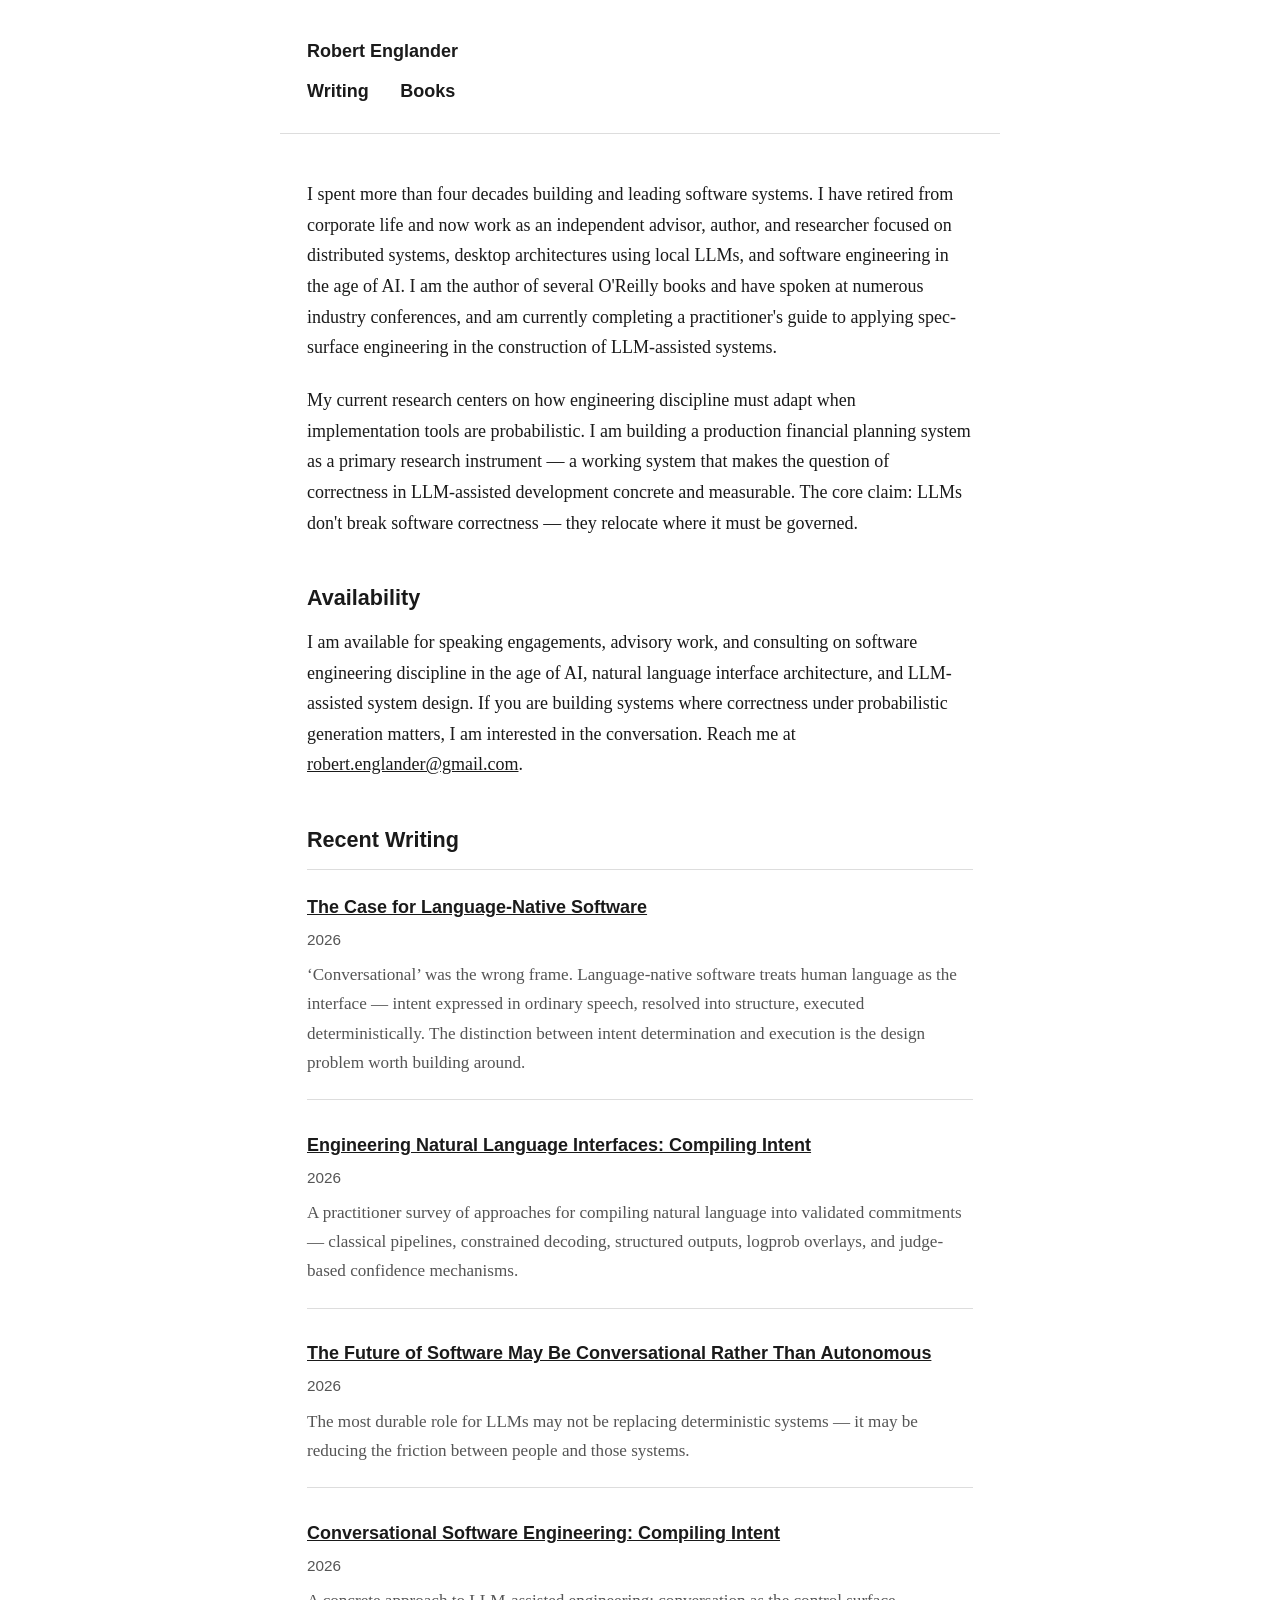
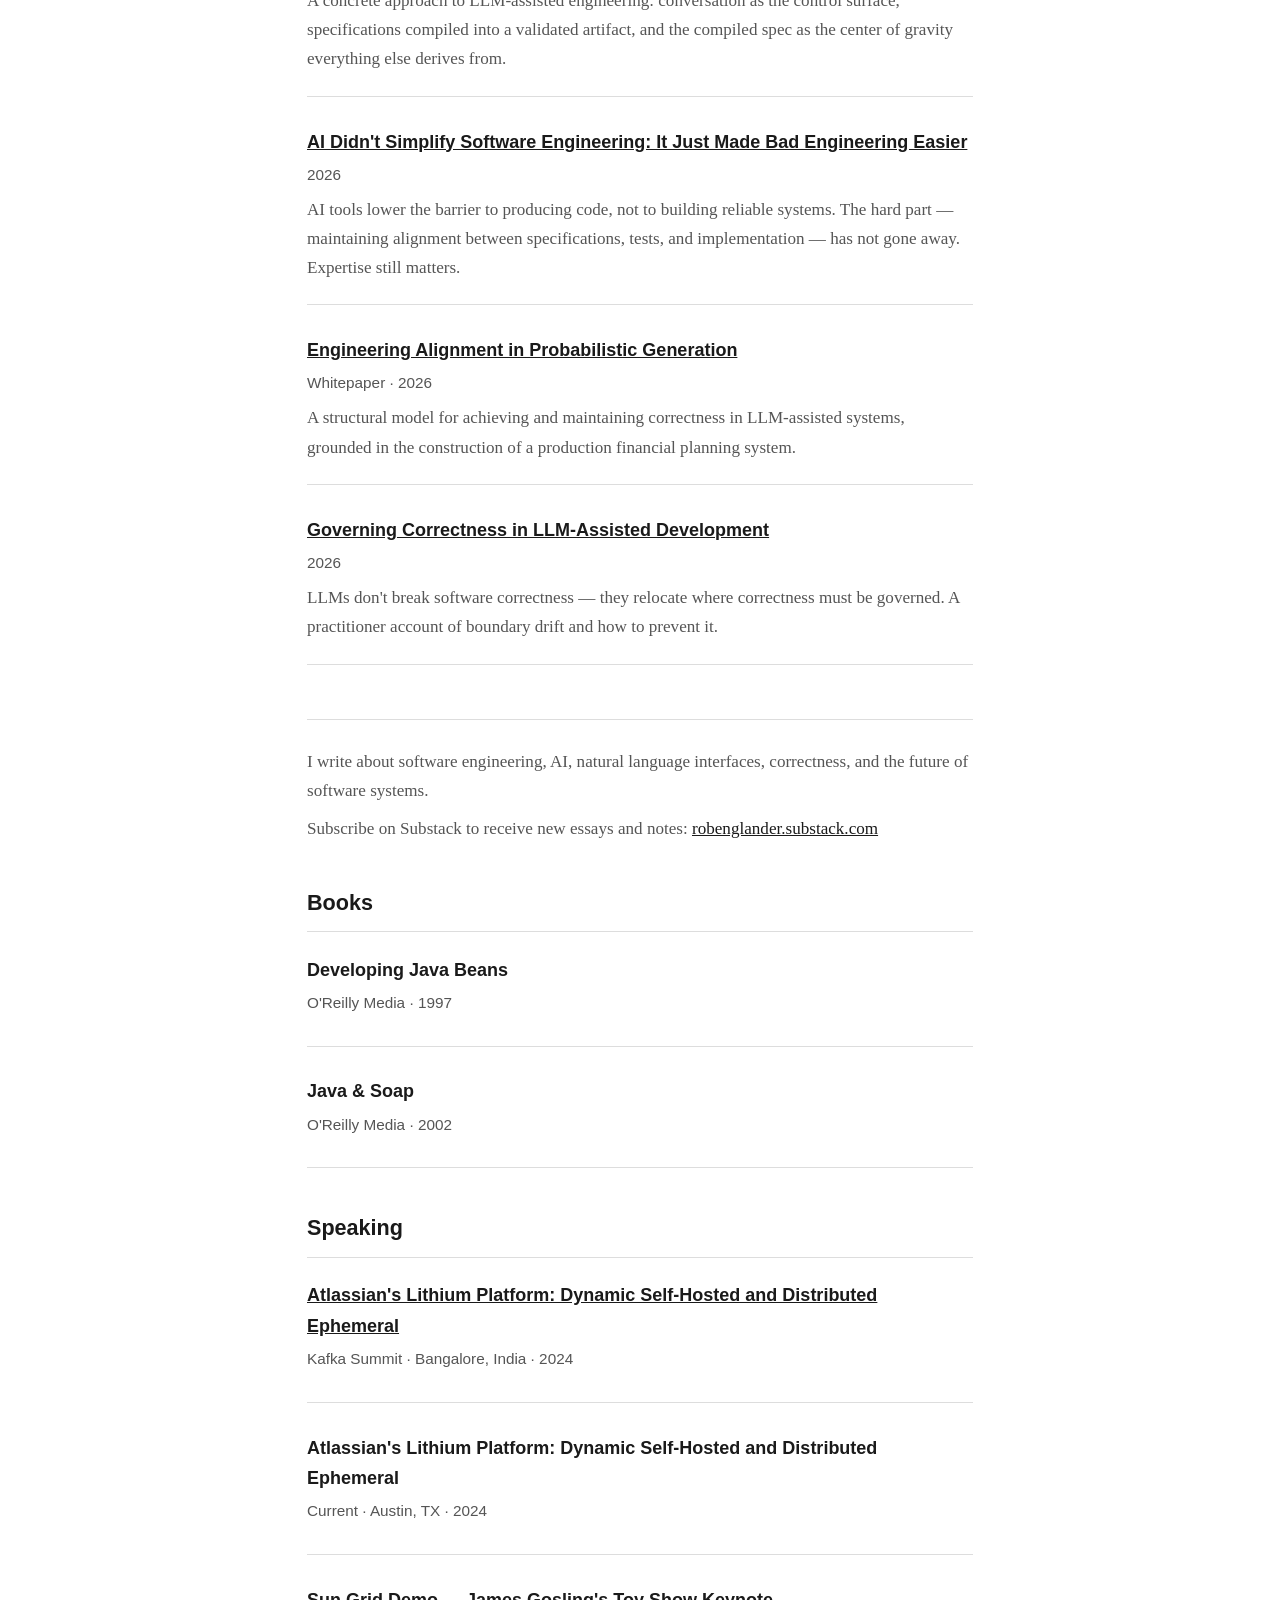
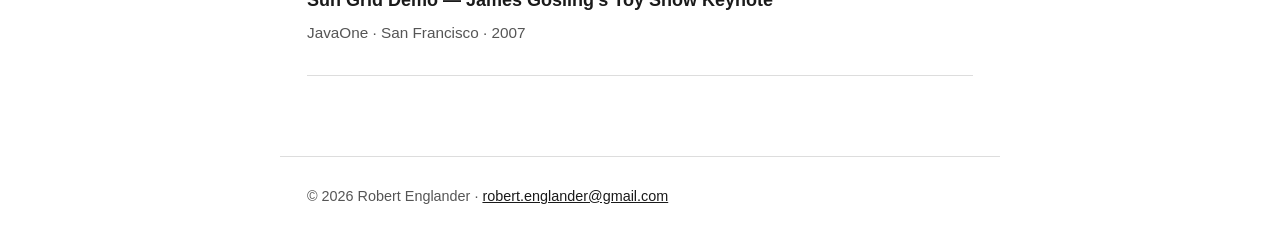
<file: index.html>
<!DOCTYPE html>
<html lang="en">
<head>
  <meta charset="UTF-8">
  <meta name="viewport" content="width=device-width, initial-scale=1.0">
  <title>Robert Englander</title>
  <meta name="description" content="Robert Englander — software architect, engineer, and author.">
  <link rel="stylesheet" href="/css/style.css">
  <!-- Google tag (gtag.js) -->
  <script async src="https://www.googletagmanager.com/gtag/js?id=G-0KFMH9WVRH"></script>
  <script>
    window.dataLayer = window.dataLayer || [];
    function gtag(){dataLayer.push(arguments);}
    gtag('js', new Date());
    gtag('config', 'G-0KFMH9WVRH');
  </script>
</head>
<body>

<header class="site-header">
  <a href="/">Robert Englander</a>
  <nav>
    <a href="/writing/">Writing</a>
    <a href="/books/">Books</a>
  </nav>
</header>

<main>
  <p>I spent more than four decades building and leading software systems. I have retired from corporate life and now work as an independent advisor, author, and researcher focused on distributed systems, desktop architectures using local LLMs, and software engineering in the age of AI. I am the author of several O'Reilly books and have spoken at numerous industry conferences, and am currently completing a practitioner's guide to applying spec-surface engineering in the construction of LLM-assisted systems.</p>

  <p>My current research centers on how engineering discipline must adapt when implementation tools are probabilistic. I am building a production financial planning system as a primary research instrument — a working system that makes the question of correctness in LLM-assisted development concrete and measurable. The core claim: LLMs don't break software correctness — they relocate where it must be governed.</p>

  <h2>Availability</h2>
  <p>I am available for speaking engagements, advisory work, and consulting on software engineering discipline in the age of AI, natural language interface architecture, and LLM-assisted system design. If you are building systems where correctness under probabilistic generation matters, I am interested in the conversation. Reach me at <a href="mailto:robert.englander@gmail.com">robert.englander@gmail.com</a>.</p>

  <h2>Recent Writing</h2>
  <ul class="writing-list">
    <li>
      <a class="item-title" href="/writing/the-case-for-language-native-software/">The Case for Language-Native Software</a>
      <span class="item-meta">2026</span>
      <p class="item-desc">&lsquo;Conversational&rsquo; was the wrong frame. Language-native software treats human language as the interface &mdash; intent expressed in ordinary speech, resolved into structure, executed deterministically. The distinction between intent determination and execution is the design problem worth building around.</p>
    </li>
    <li>
      <a class="item-title" href="/writing/natural-language-interfaces-compiling-intent/">Engineering Natural Language Interfaces: Compiling Intent</a>
      <span class="item-meta">2026</span>
      <p class="item-desc">A practitioner survey of approaches for compiling natural language into validated commitments &mdash; classical pipelines, constrained decoding, structured outputs, logprob overlays, and judge-based confidence mechanisms.</p>
    </li>
    <li>
      <a class="item-title" href="/writing/future-of-software-conversational/">The Future of Software May Be Conversational Rather Than Autonomous</a>
      <span class="item-meta">2026</span>
      <p class="item-desc">The most durable role for LLMs may not be replacing deterministic systems — it may be reducing the friction between people and those systems.</p>
    </li>
    <li>
      <a class="item-title" href="/writing/cse-compiling-intent/">Conversational Software Engineering: Compiling Intent</a>
      <span class="item-meta">2026</span>
      <p class="item-desc">A concrete approach to LLM-assisted engineering: conversation as the control surface, specifications compiled into a validated artifact, and the compiled spec as the center of gravity everything else derives from.</p>
    </li>
    <li>
      <a class="item-title" href="/writing/ai-did-not-simplify/">AI Didn't Simplify Software Engineering: It Just Made Bad Engineering Easier</a>
      <span class="item-meta">2026</span>
      <p class="item-desc">AI tools lower the barrier to producing code, not to building reliable systems. The hard part — maintaining alignment between specifications, tests, and implementation — has not gone away. Expertise still matters.</p>
    </li>
    <li>
      <a class="item-title" href="/writing/engineering-alignment/">Engineering Alignment in Probabilistic Generation</a>
      <span class="item-meta">Whitepaper · 2026</span>
      <p class="item-desc">A structural model for achieving and maintaining correctness in LLM-assisted systems, grounded in the construction of a production financial planning system.</p>
    </li>
    <li>
      <a class="item-title" href="/writing/governing-correctness/">Governing Correctness in LLM-Assisted Development</a>
      <span class="item-meta">2026</span>
      <p class="item-desc">LLMs don't break software correctness — they relocate where correctness must be governed. A practitioner account of boundary drift and how to prevent it.</p>
    </li>
  </ul>

  <div class="subscribe">
    <p>I write about software engineering, AI, natural language interfaces, correctness, and the future of software systems.</p>
    <p>Subscribe on Substack to receive new essays and notes: <a href="https://robenglander.substack.com/">robenglander.substack.com</a></p>
  </div>

  <h2>Books</h2>
  <ul class="book-list">
    <li>
      <span class="item-title">Developing Java Beans</span>
      <span class="item-meta">O'Reilly Media · 1997</span>
    </li>
    <li>
      <span class="item-title">Java &amp; Soap</span>
      <span class="item-meta">O'Reilly Media · 2002</span>
    </li>
  </ul>

  <h2>Speaking</h2>
  <ul class="book-list">
    <li>
      <a class="item-title" href="https://www.confluent.io/events/kafka-summit-bangalore-2024/atlassians-lithium-platform-dynamic-self-hosted-and-distributed-ephemeral/">Atlassian's Lithium Platform: Dynamic Self-Hosted and Distributed Ephemeral</a>
      <span class="item-meta">Kafka Summit · Bangalore, India · 2024</span>
    </li>
    <li>
      <span class="item-title">Atlassian's Lithium Platform: Dynamic Self-Hosted and Distributed Ephemeral</span>
      <span class="item-meta">Current · Austin, TX · 2024</span>
    </li>
    <li>
      <span class="item-title">Sun Grid Demo — James Gosling's Toy Show Keynote</span>
      <span class="item-meta">JavaOne · San Francisco · 2007</span>
    </li>
  </ul>
</main>

<footer class="site-footer">
  &copy; 2026 Robert Englander &middot; <a href="mailto:robert.englander@gmail.com">robert.englander@gmail.com</a>
</footer>

</body>
</html>
</file>
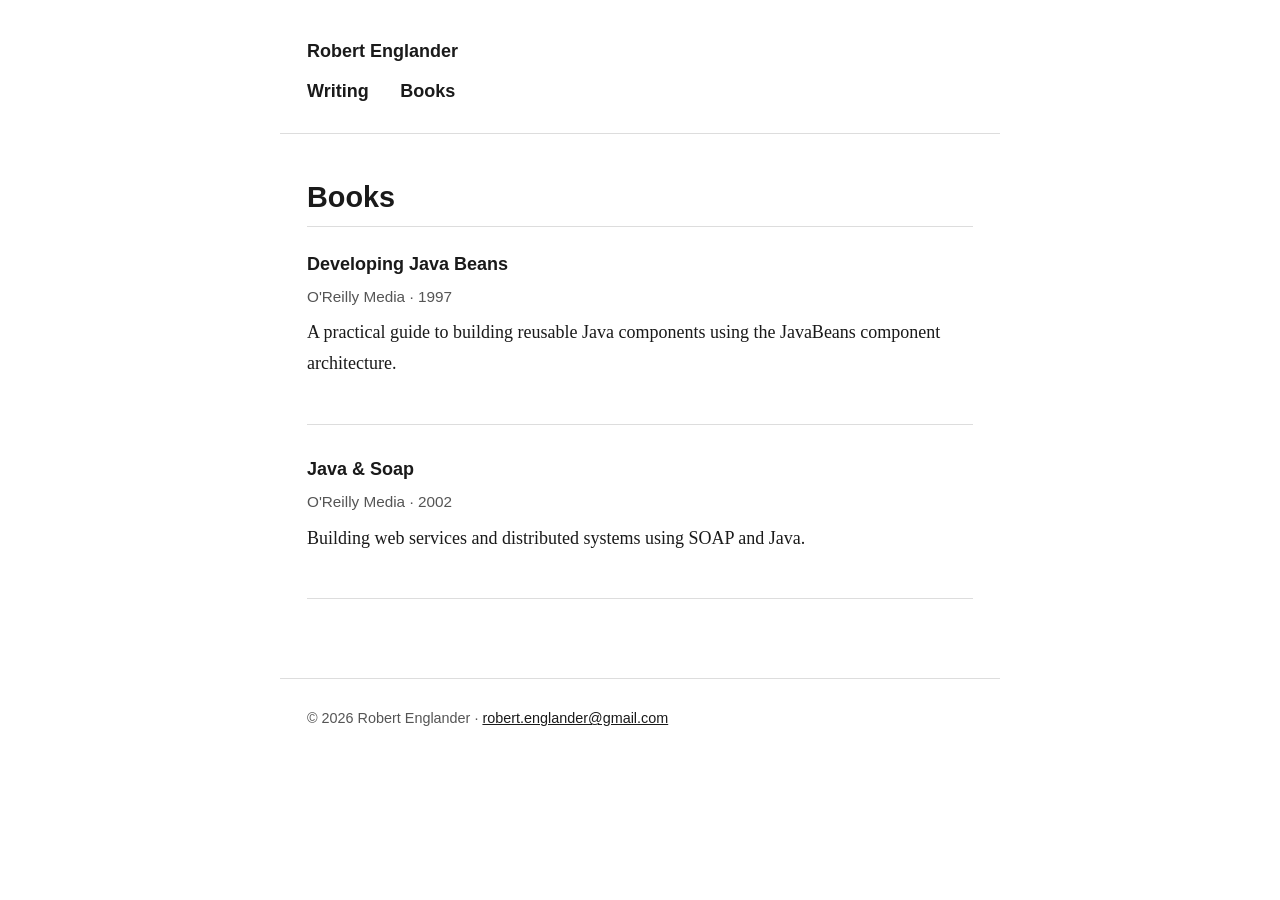
<file: books/index.html>
<!DOCTYPE html>
<html lang="en">
<head>
  <meta charset="UTF-8">
  <meta name="viewport" content="width=device-width, initial-scale=1.0">
  <title>Books — Robert Englander</title>
  <meta name="description" content="Books by Robert Englander, published by O'Reilly Media.">
  <link rel="stylesheet" href="/css/style.css">
  <!-- Google tag (gtag.js) -->
  <script async src="https://www.googletagmanager.com/gtag/js?id=G-0KFMH9WVRH"></script>
  <script>
    window.dataLayer = window.dataLayer || [];
    function gtag(){dataLayer.push(arguments);}
    gtag('js', new Date());
    gtag('config', 'G-0KFMH9WVRH');
  </script>
</head>
<body>

<header class="site-header">
  <a href="/">Robert Englander</a>
  <nav>
    <a href="/writing/">Writing</a>
    <a href="/books/">Books</a>
  </nav>
</header>

<main>
  <h1>Books</h1>

  <ul class="book-list">
    <li>
      <span class="item-title">Developing Java Beans</span>
      <span class="item-meta">O'Reilly Media · 1997</span>
      <p>A practical guide to building reusable Java components using the JavaBeans component architecture.</p>
    </li>
    <li>
      <span class="item-title">Java &amp; Soap</span>
      <span class="item-meta">O'Reilly Media · 2002</span>
      <p>Building web services and distributed systems using SOAP and Java.</p>
    </li>
  </ul>
</main>

<footer class="site-footer">
  &copy; 2026 Robert Englander &middot; <a href="mailto:robert.englander@gmail.com">robert.englander@gmail.com</a>
</footer>

</body>
</html>
</file>
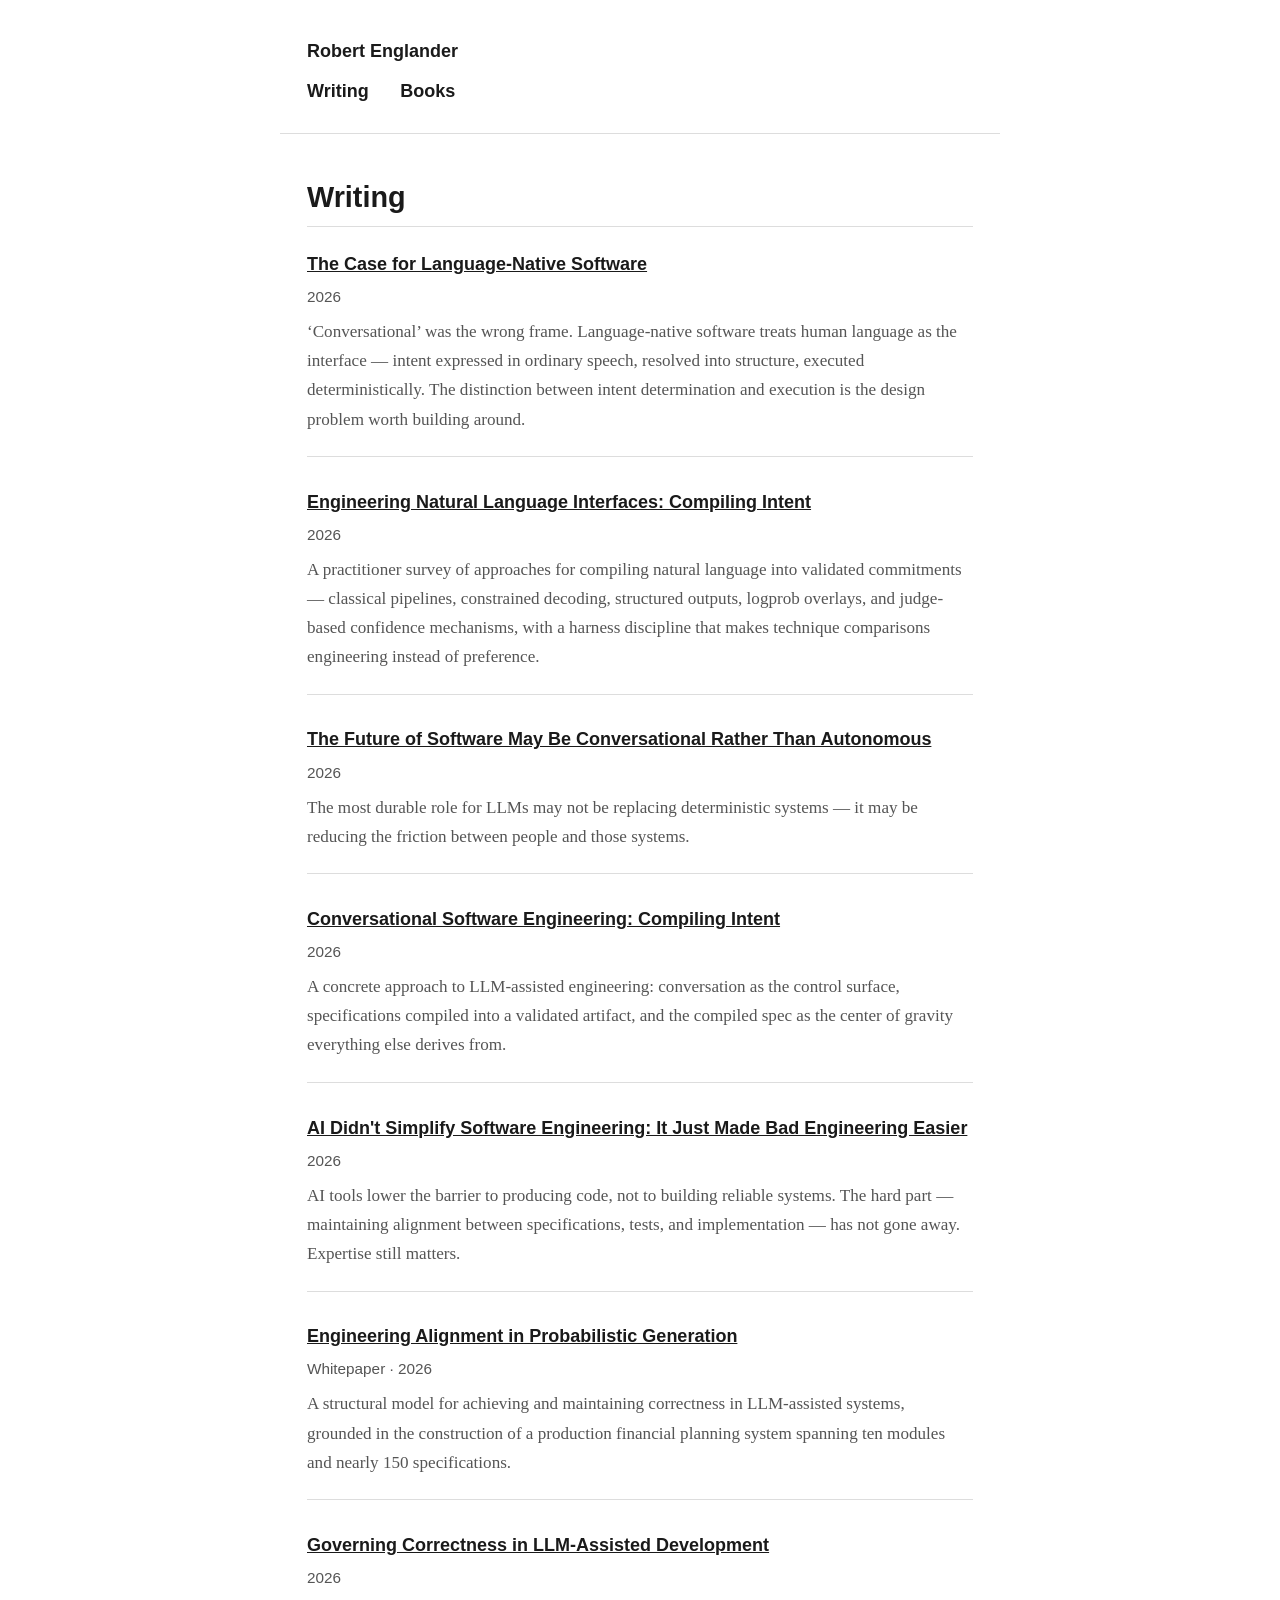
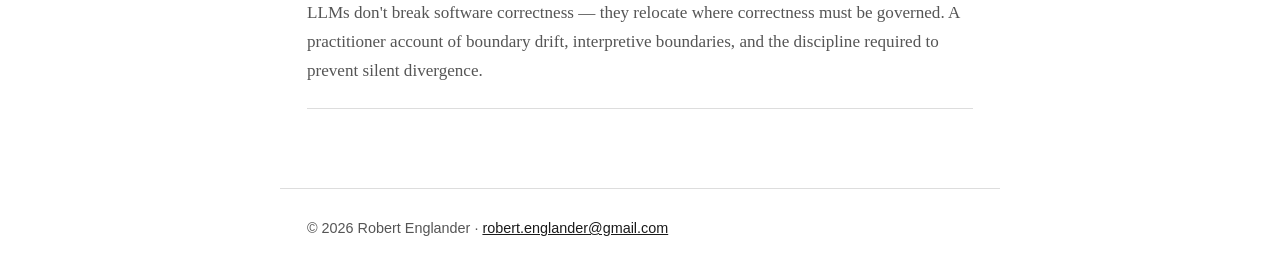
<file: writing/index.html>
<!DOCTYPE html>
<html lang="en">
<head>
  <meta charset="UTF-8">
  <meta name="viewport" content="width=device-width, initial-scale=1.0">
  <title>Writing — Robert Englander</title>
  <meta name="description" content="Writing by Robert Englander on software engineering, LLM-assisted development, and correctness.">
  <link rel="stylesheet" href="/css/style.css">
  <!-- Google tag (gtag.js) -->
  <script async src="https://www.googletagmanager.com/gtag/js?id=G-0KFMH9WVRH"></script>
  <script>
    window.dataLayer = window.dataLayer || [];
    function gtag(){dataLayer.push(arguments);}
    gtag('js', new Date());
    gtag('config', 'G-0KFMH9WVRH');
  </script>
</head>
<body>

<header class="site-header">
  <a href="/">Robert Englander</a>
  <nav>
    <a href="/writing/">Writing</a>
    <a href="/books/">Books</a>
  </nav>
</header>

<main>
  <h1>Writing</h1>

  <ul class="writing-list">
    <li>
      <a class="item-title" href="/writing/the-case-for-language-native-software/">The Case for Language-Native Software</a>
      <span class="item-meta">2026</span>
      <p class="item-desc">&lsquo;Conversational&rsquo; was the wrong frame. Language-native software treats human language as the interface &mdash; intent expressed in ordinary speech, resolved into structure, executed deterministically. The distinction between intent determination and execution is the design problem worth building around.</p>
    </li>
    <li>
      <a class="item-title" href="/writing/natural-language-interfaces-compiling-intent/">Engineering Natural Language Interfaces: Compiling Intent</a>
      <span class="item-meta">2026</span>
      <p class="item-desc">A practitioner survey of approaches for compiling natural language into validated commitments &mdash; classical pipelines, constrained decoding, structured outputs, logprob overlays, and judge-based confidence mechanisms, with a harness discipline that makes technique comparisons engineering instead of preference.</p>
    </li>
    <li>
      <a class="item-title" href="/writing/future-of-software-conversational/">The Future of Software May Be Conversational Rather Than Autonomous</a>
      <span class="item-meta">2026</span>
      <p class="item-desc">The most durable role for LLMs may not be replacing deterministic systems — it may be reducing the friction between people and those systems.</p>
    </li>
    <li>
      <a class="item-title" href="/writing/cse-compiling-intent/">Conversational Software Engineering: Compiling Intent</a>
      <span class="item-meta">2026</span>
      <p class="item-desc">A concrete approach to LLM-assisted engineering: conversation as the control surface, specifications compiled into a validated artifact, and the compiled spec as the center of gravity everything else derives from.</p>
    </li>
    <li>
      <a class="item-title" href="/writing/ai-did-not-simplify/">AI Didn't Simplify Software Engineering: It Just Made Bad Engineering Easier</a>
      <span class="item-meta">2026</span>
      <p class="item-desc">AI tools lower the barrier to producing code, not to building reliable systems. The hard part — maintaining alignment between specifications, tests, and implementation — has not gone away. Expertise still matters.</p>
    </li>
    <li>
      <a class="item-title" href="/writing/engineering-alignment/">Engineering Alignment in Probabilistic Generation</a>
      <span class="item-meta">Whitepaper · 2026</span>
      <p class="item-desc">A structural model for achieving and maintaining correctness in LLM-assisted systems, grounded in the construction of a production financial planning system spanning ten modules and nearly 150 specifications.</p>
    </li>
    <li>
      <a class="item-title" href="/writing/governing-correctness/">Governing Correctness in LLM-Assisted Development</a>
      <span class="item-meta">2026</span>
      <p class="item-desc">LLMs don't break software correctness — they relocate where correctness must be governed. A practitioner account of boundary drift, interpretive boundaries, and the discipline required to prevent silent divergence.</p>
    </li>
  </ul>
</main>

<footer class="site-footer">
  &copy; 2026 Robert Englander &middot; <a href="mailto:robert.englander@gmail.com">robert.englander@gmail.com</a>
</footer>

</body>
</html>
</file>
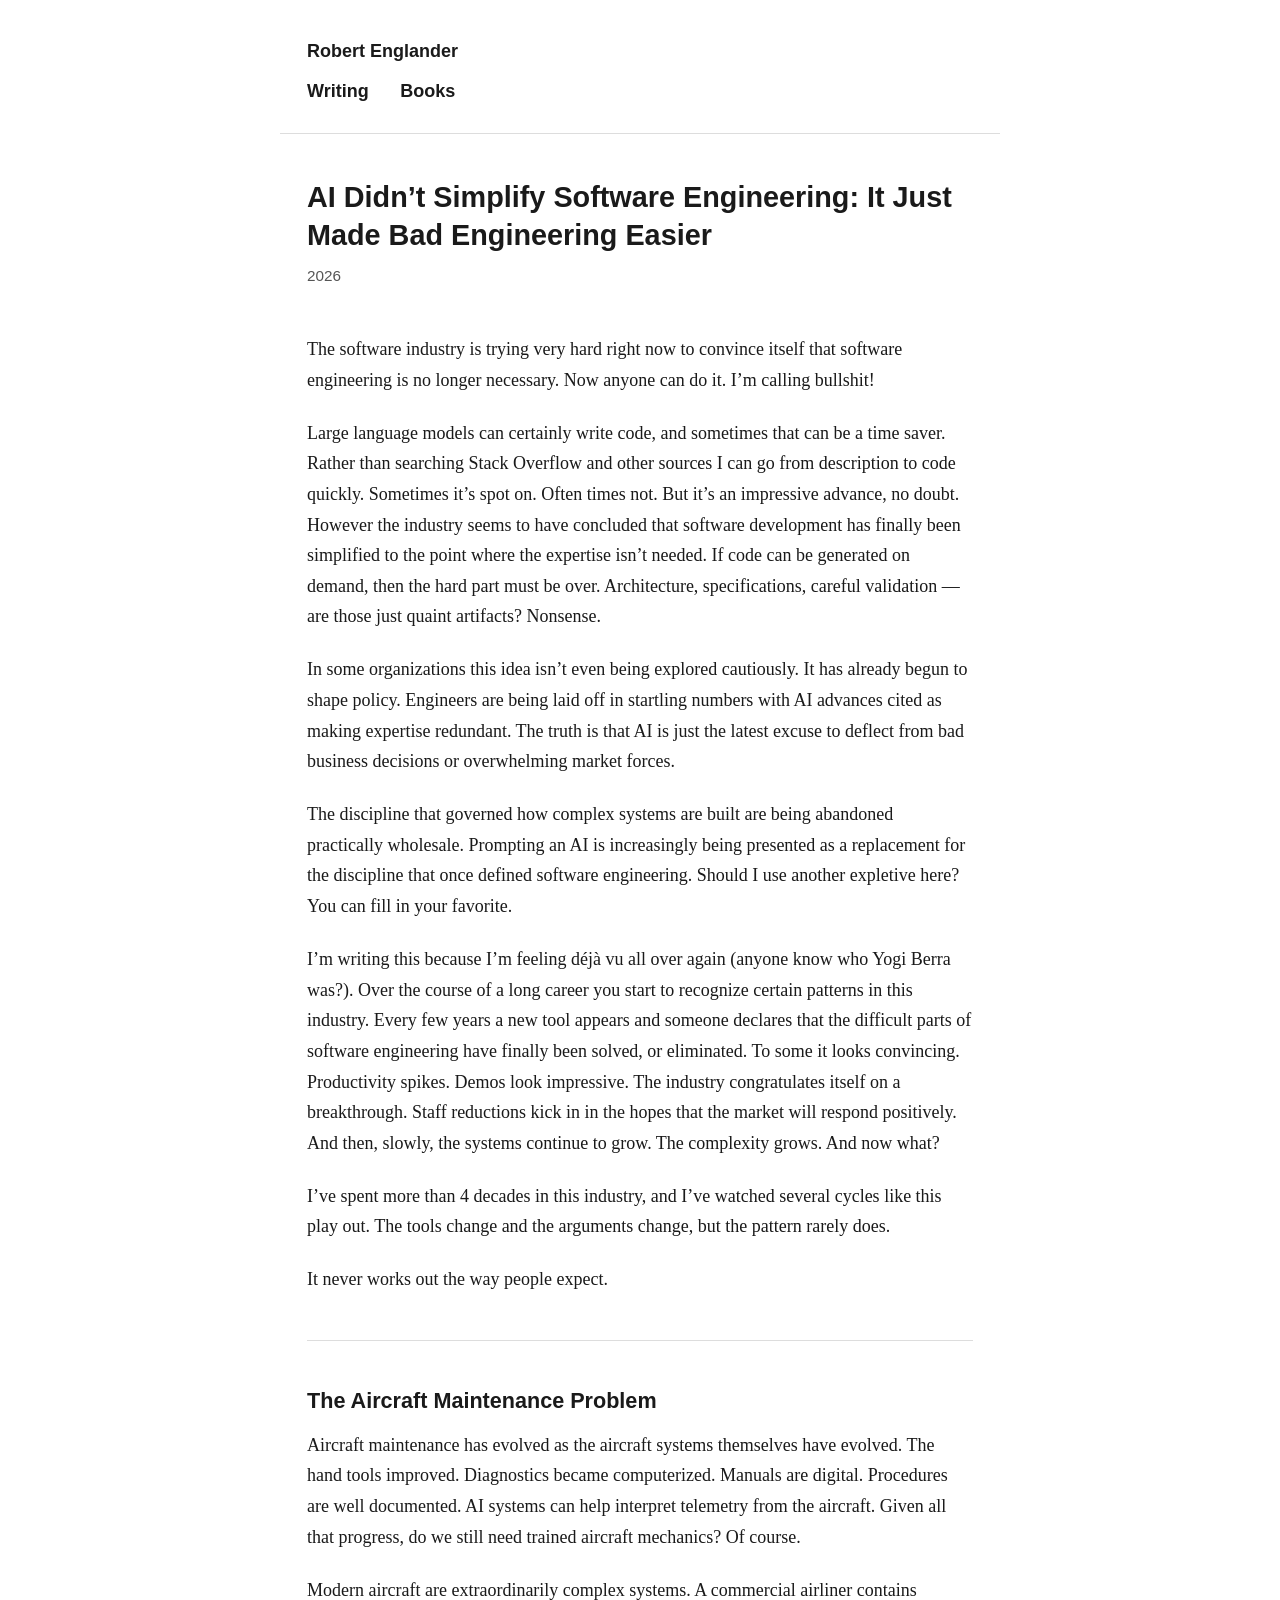
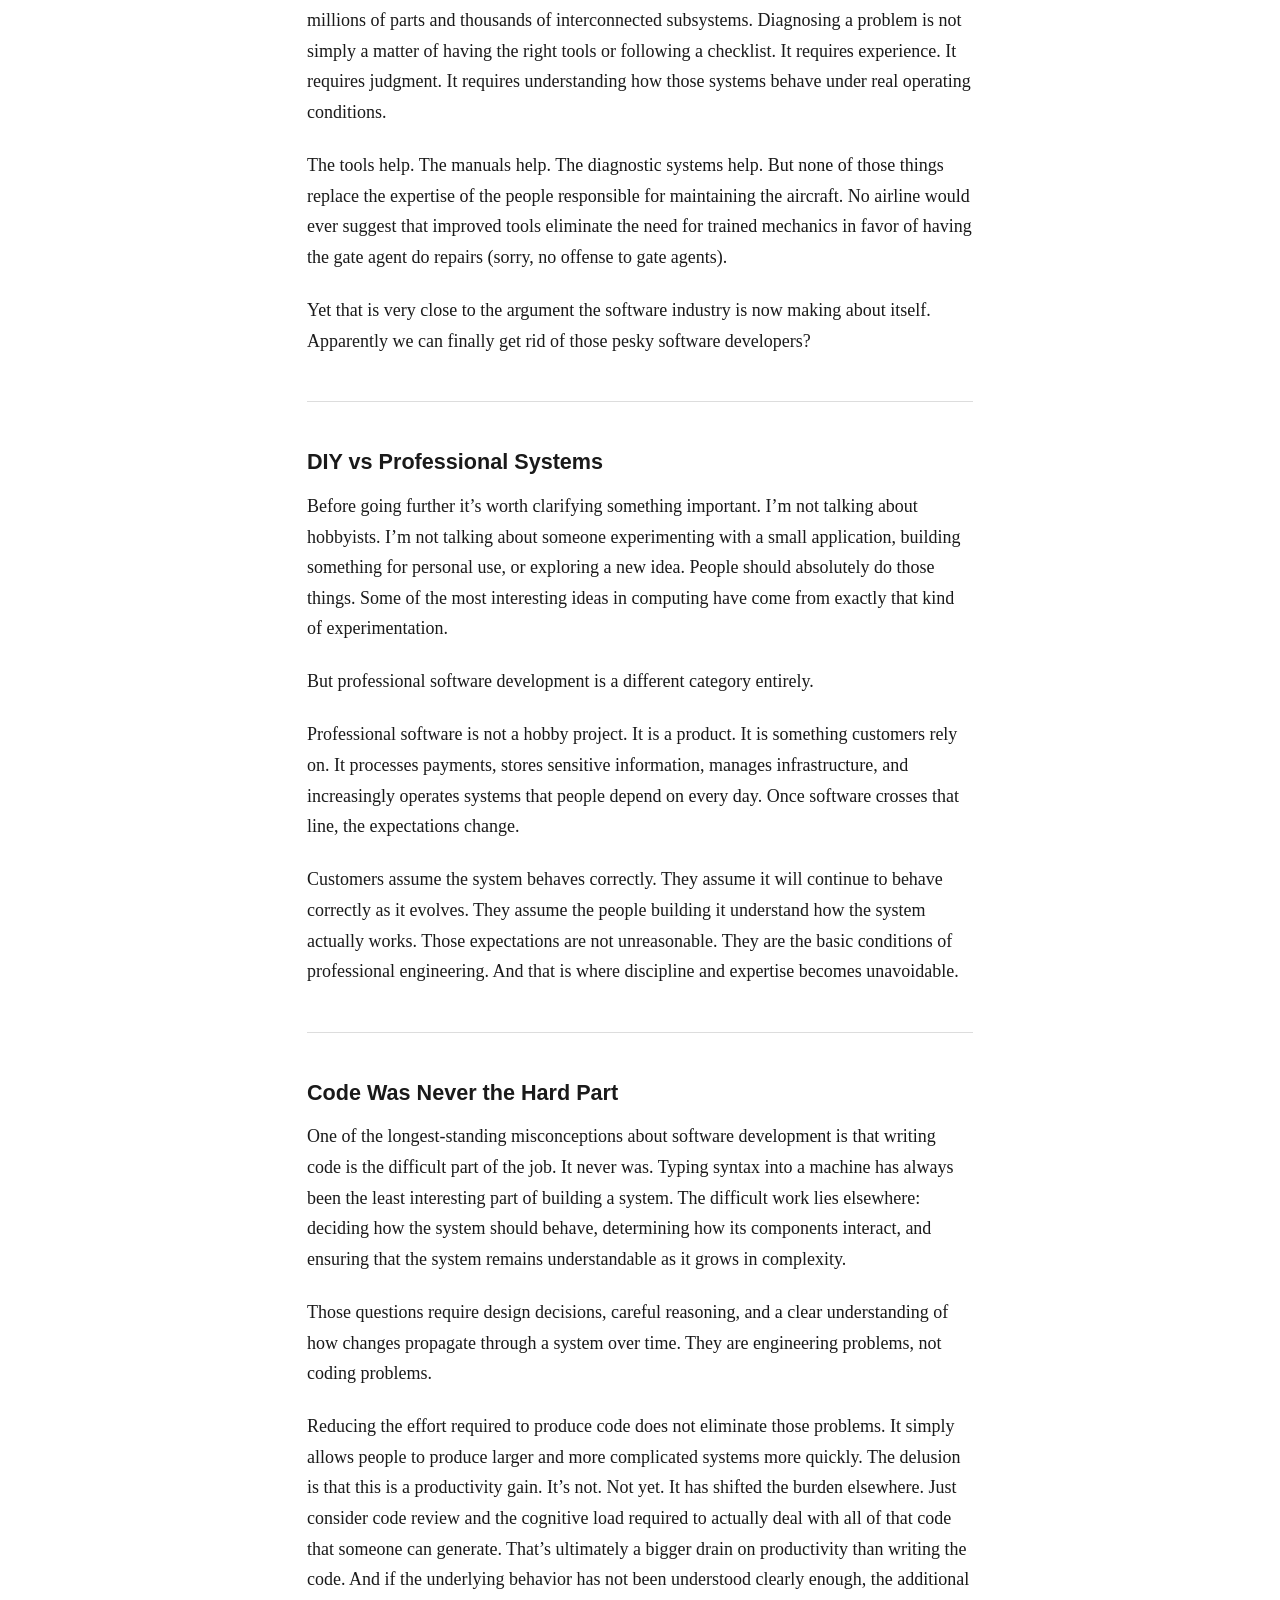
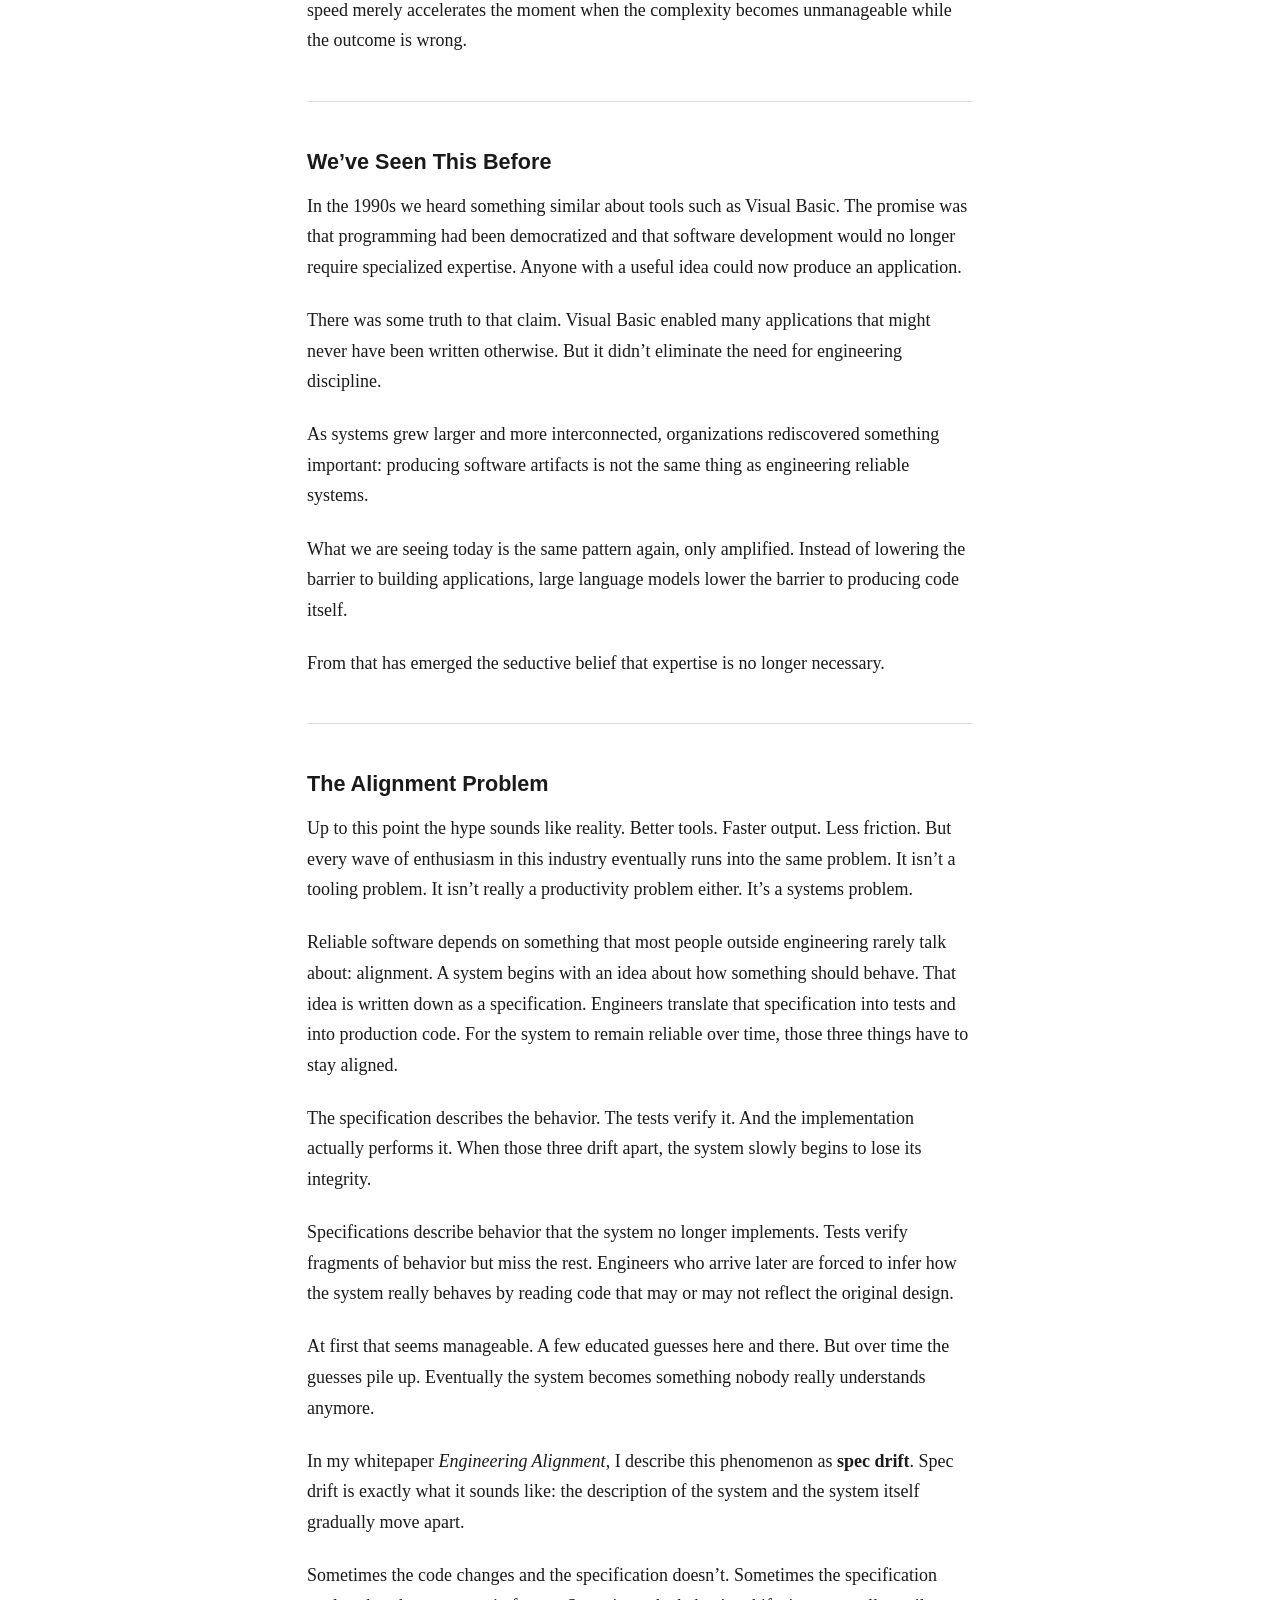
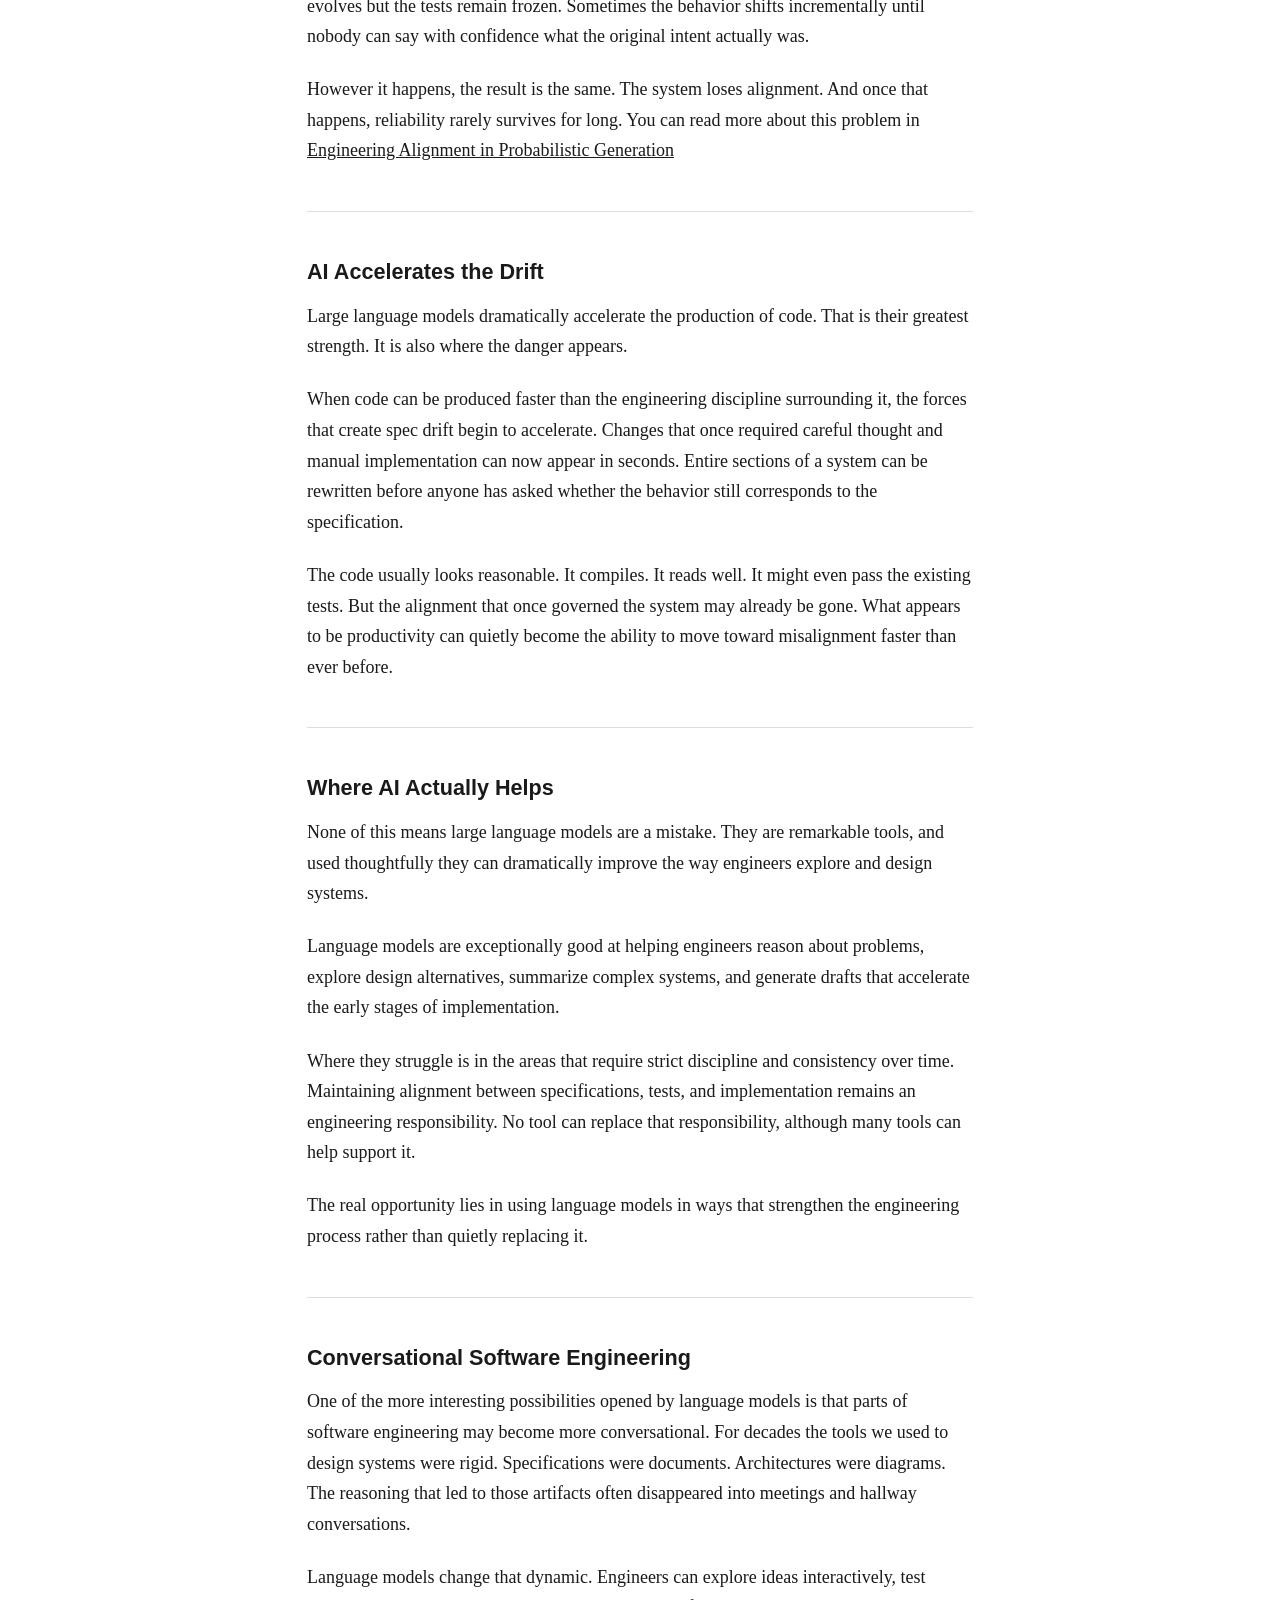
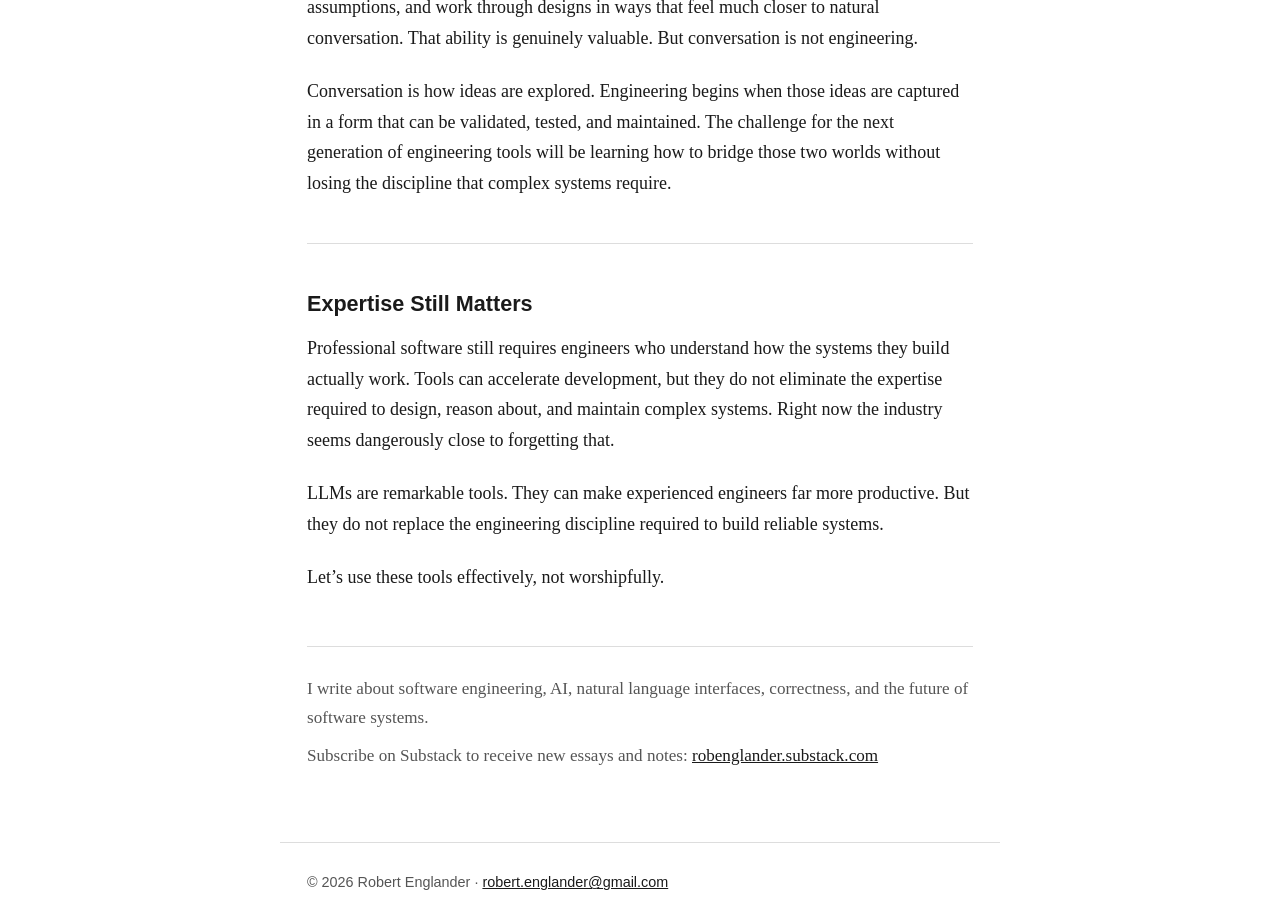
<file: writing/ai-did-not-simplify/index.html>
<!DOCTYPE html>
<html lang="en">
<head>
  <meta charset="UTF-8">
  <meta name="viewport" content="width=device-width, initial-scale=1.0">
  <title>AI Didn&rsquo;t Simplify Software Engineering: It Just Made Bad Engineering Easier &mdash; Robert Englander</title>
  <meta name="description" content="AI tools lower the barrier to producing code, not to building reliable systems. The hard part &mdash; maintaining alignment between specifications, tests, and implementation &mdash; has not gone away. Expertise still matters.">
  <link rel="stylesheet" href="/css/style.css">
  <!-- Google tag (gtag.js) -->
  <script async src="https://www.googletagmanager.com/gtag/js?id=G-0KFMH9WVRH"></script>
  <script>
    window.dataLayer = window.dataLayer || [];
    function gtag(){dataLayer.push(arguments);}
    gtag('js', new Date());
    gtag('config', 'G-0KFMH9WVRH');
  </script>
</head>
<body>

<header class="site-header">
  <a href="/">Robert Englander</a>
  <nav>
    <a href="/writing/">Writing</a>
    <a href="/books/">Books</a>
  </nav>
</header>

<main>
  <article>

    <h1>AI Didn&rsquo;t Simplify Software Engineering: It Just Made Bad Engineering Easier</h1>
    <div class="meta">2026</div>

    <p>The software industry is trying very hard right now to convince itself that software engineering is no longer necessary. Now anyone can do it.  I&rsquo;m calling bullshit!</p><p>Large language models can certainly write code, and sometimes that can be a time saver.  Rather than searching Stack Overflow and other sources I can go from description to code quickly.  Sometimes it&rsquo;s spot on.  Often times not.  But it&rsquo;s an impressive advance, no doubt.  However the industry seems to have concluded that software development has finally been simplified to the point where the expertise isn&rsquo;t needed. If code can be generated on demand, then the hard part must be over. Architecture, specifications, careful validation — are those just quaint artifacts?  Nonsense.  </p><p>In some organizations this idea isn’t even being explored cautiously. It has already begun to shape policy. Engineers are being laid off in startling numbers with AI advances cited as making expertise redundant. The truth is that AI is just the latest excuse to deflect from bad business decisions or overwhelming market forces.  </p><p>The discipline that governed how complex systems are built are being abandoned practically wholesale. Prompting an AI is increasingly being presented as a replacement for the discipline that once defined software engineering.  Should I use another expletive here?  You can fill in your favorite.</p><p>I’m writing this because I&rsquo;m feeling déjà vu all over again (anyone know who Yogi Berra was?). Over the course of a long career you start to recognize certain patterns in this industry. Every few years a new tool appears and someone declares that the difficult parts of software engineering have finally been solved, or eliminated. To some it looks convincing. Productivity spikes. Demos look impressive. The industry congratulates itself on a breakthrough. Staff reductions kick in in the hopes that the market will respond positively.  And then, slowly, the systems continue to grow. The complexity grows. And now what?</p><p>I’ve spent more than 4 decades in this industry, and I’ve watched several cycles like this play out. The tools change and the arguments change, but the pattern rarely does.</p><p>It never works out the way people expect.</p><hr /><h2>The Aircraft Maintenance Problem</h2><p>Aircraft maintenance has evolved as the aircraft systems themselves have evolved. The hand tools improved. Diagnostics became computerized. Manuals are digital. Procedures are well documented. AI systems can help interpret telemetry from the aircraft. Given all that progress, do we still need trained aircraft mechanics? Of course.</p><p>Modern aircraft are extraordinarily complex systems. A commercial airliner contains millions of parts and thousands of interconnected subsystems. Diagnosing a problem is not simply a matter of having the right tools or following a checklist. It requires experience. It requires judgment. It requires understanding how those systems behave under real operating conditions.</p><p>The tools help. The manuals help. The diagnostic systems help.  But none of those things replace the expertise of the people responsible for maintaining the aircraft.  No airline would ever suggest that improved tools eliminate the need for trained mechanics in favor of having the gate agent do repairs (sorry, no offense to gate agents).</p><p>Yet that is very close to the argument the software industry is now making about itself.  Apparently we can finally get rid of those pesky software developers?</p><hr /><h2>DIY vs Professional Systems</h2><p>Before going further it’s worth clarifying something important. I’m not talking about hobbyists. I’m not talking about someone experimenting with a small application, building something for personal use, or exploring a new idea. People should absolutely do those things. Some of the most interesting ideas in computing have come from exactly that kind of experimentation.</p><p>But professional software development is a different category entirely.</p><p>Professional software is not a hobby project. It is a product. It is something customers rely on. It processes payments, stores sensitive information, manages infrastructure, and increasingly operates systems that people depend on every day. Once software crosses that line, the expectations change.</p><p>Customers assume the system behaves correctly. They assume it will continue to behave correctly as it evolves. They assume the people building it understand how the system actually works. Those expectations are not unreasonable. They are the basic conditions of professional engineering. And that is where discipline and expertise becomes unavoidable.</p><hr /><h2>Code Was Never the Hard Part</h2><p>One of the longest-standing misconceptions about software development is that writing code is the difficult part of the job. It never was. Typing syntax into a machine has always been the least interesting part of building a system. The difficult work lies elsewhere: deciding how the system should behave, determining how its components interact, and ensuring that the system remains understandable as it grows in complexity.</p><p>Those questions require design decisions, careful reasoning, and a clear understanding of how changes propagate through a system over time. They are engineering problems, not coding problems.</p><p>Reducing the effort required to produce code does not eliminate those problems. It simply allows people to produce larger and more complicated systems more quickly.  The delusion is that this is a productivity gain.  It&rsquo;s not.  Not yet.  It has shifted the burden elsewhere.  Just consider code review and the cognitive load required to actually deal with all of that code that someone can generate.  That&rsquo;s ultimately a bigger drain on productivity than writing the code.  And if the underlying behavior has not been understood clearly enough, the additional speed merely accelerates the moment when the complexity becomes unmanageable while the outcome is wrong.</p><hr /><h2>We’ve Seen This Before</h2><p>In the 1990s we heard something similar about tools such as Visual Basic. The promise was that programming had been democratized and that software development would no longer require specialized expertise. Anyone with a useful idea could now produce an application.</p><p>There was some truth to that claim. Visual Basic enabled many applications that might never have been written otherwise. But it didn&rsquo;t eliminate the need for engineering discipline.</p><p>As systems grew larger and more interconnected, organizations rediscovered something important: producing software artifacts is not the same thing as engineering reliable systems.</p><p>What we are seeing today is the same pattern again, only amplified. Instead of lowering the barrier to building applications, large language models lower the barrier to producing code itself.</p><p>From that has emerged the seductive belief that expertise is no longer necessary.</p><hr /><h2>The Alignment Problem</h2><p>Up to this point the hype sounds like reality. Better tools. Faster output. Less friction. But every wave of enthusiasm in this industry eventually runs into the same problem. It isn’t a tooling problem. It isn’t really a productivity problem either. It’s a systems problem.</p><p>Reliable software depends on something that most people outside engineering rarely talk about: alignment. A system begins with an idea about how something should behave. That idea is written down as a specification. Engineers translate that specification into tests and into production code. For the system to remain reliable over time, those three things have to stay aligned.</p><p>The specification describes the behavior. The tests verify it. And the implementation actually performs it.  When those three drift apart, the system slowly begins to lose its integrity.</p><p>Specifications describe behavior that the system no longer implements. Tests verify fragments of behavior but miss the rest. Engineers who arrive later are forced to infer how the system really behaves by reading code that may or may not reflect the original design.</p><p>At first that seems manageable. A few educated guesses here and there. But over time the guesses pile up. Eventually the system becomes something nobody really understands anymore.</p><p>In my whitepaper <em>Engineering Alignment</em>, I describe this phenomenon as <strong>spec drift</strong>. Spec drift is exactly what it sounds like: the description of the system and the system itself gradually move apart.</p><p>Sometimes the code changes and the specification doesn’t. Sometimes the specification evolves but the tests remain frozen. Sometimes the behavior shifts incrementally until nobody can say with confidence what the original intent actually was.</p><p>However it happens, the result is the same. The system loses alignment. And once that happens, reliability rarely survives for long. You can read more about this problem in <a href='/writing/engineering-alignment/'>Engineering Alignment in Probabilistic Generation</a></p><hr /><h2>AI Accelerates the Drift</h2><p>Large language models dramatically accelerate the production of code. That is their greatest strength. It is also where the danger appears.</p><p>When code can be produced faster than the engineering discipline surrounding it, the forces that create spec drift begin to accelerate. Changes that once required careful thought and manual implementation can now appear in seconds. Entire sections of a system can be rewritten before anyone has asked whether the behavior still corresponds to the specification.</p><p>The code usually looks reasonable. It compiles. It reads well. It might even pass the existing tests. But the alignment that once governed the system may already be gone. What appears to be productivity can quietly become the ability to move toward misalignment faster than ever before.</p><hr /><h2>Where AI Actually Helps</h2><p>None of this means large language models are a mistake. They are remarkable tools, and used thoughtfully they can dramatically improve the way engineers explore and design systems.</p><p>Language models are exceptionally good at helping engineers reason about problems, explore design alternatives, summarize complex systems, and generate drafts that accelerate the early stages of implementation.</p><p>Where they struggle is in the areas that require strict discipline and consistency over time. Maintaining alignment between specifications, tests, and implementation remains an engineering responsibility. No tool can replace that responsibility, although many tools can help support it.</p><p>The real opportunity lies in using language models in ways that strengthen the engineering process rather than quietly replacing it.</p><hr /><h2>Conversational Software Engineering</h2><p>One of the more interesting possibilities opened by language models is that parts of software engineering may become more conversational. For decades the tools we used to design systems were rigid. Specifications were documents. Architectures were diagrams. The reasoning that led to those artifacts often disappeared into meetings and hallway conversations.</p><p>Language models change that dynamic. Engineers can explore ideas interactively, test assumptions, and work through designs in ways that feel much closer to natural conversation. That ability is genuinely valuable. But conversation is not engineering.</p><p>Conversation is how ideas are explored. Engineering begins when those ideas are captured in a form that can be validated, tested, and maintained. The challenge for the next generation of engineering tools will be learning how to bridge those two worlds without losing the discipline that complex systems require.</p><hr /><h2>Expertise Still Matters</h2><p>Professional software still requires engineers who understand how the systems they build actually work. Tools can accelerate development, but they do not eliminate the expertise required to design, reason about, and maintain complex systems. Right now the industry seems dangerously close to forgetting that.</p><p>LLMs are remarkable tools. They can make experienced engineers far more productive. But they do not replace the engineering discipline required to build reliable systems.</p><p>Let’s use these tools effectively, not worshipfully.</p>

  </article>

  <div class="subscribe">
    <p>I write about software engineering, AI, natural language interfaces, correctness, and the future of software systems.</p>
    <p>Subscribe on Substack to receive new essays and notes: <a href="https://robenglander.substack.com/">robenglander.substack.com</a></p>
  </div>
</main>

<footer class="site-footer">&copy; 2026 Robert Englander &middot; <a href="mailto:robert.englander@gmail.com">robert.englander@gmail.com</a></footer>

</body>
</html>
</file>
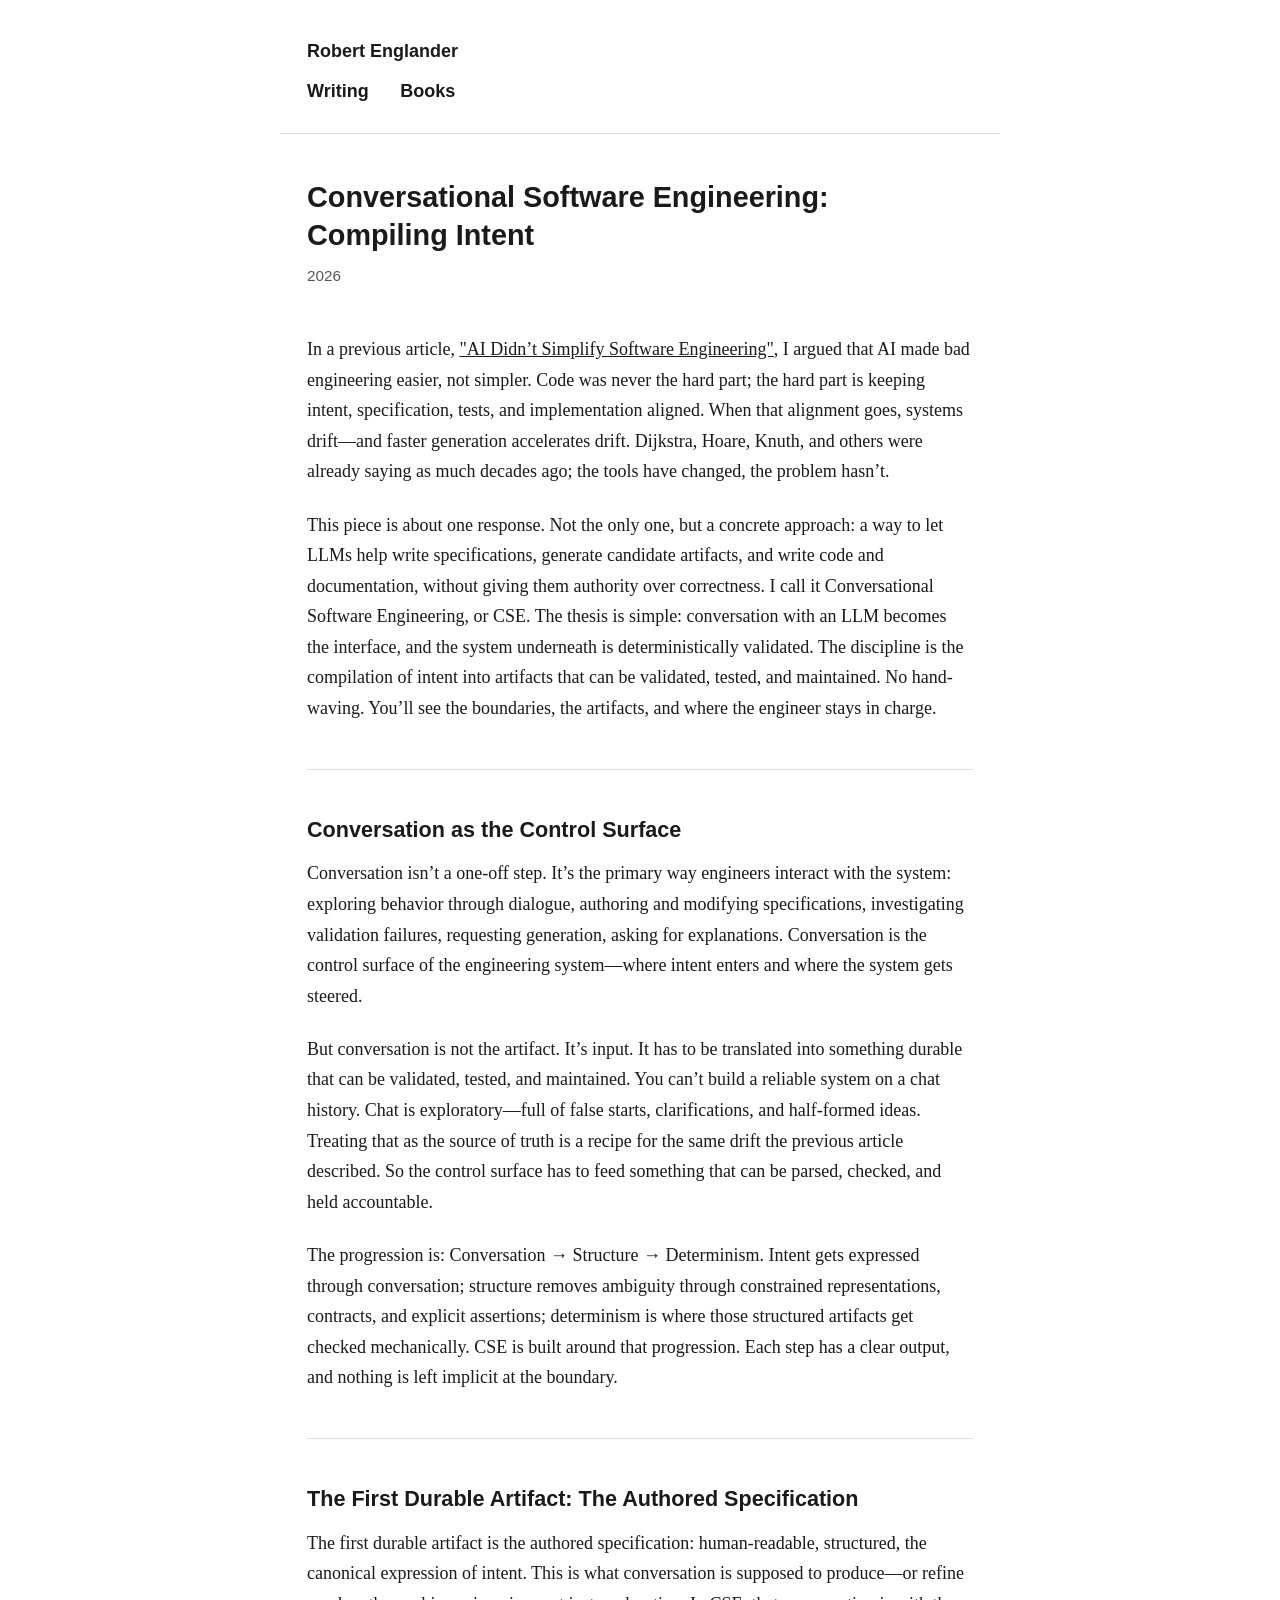
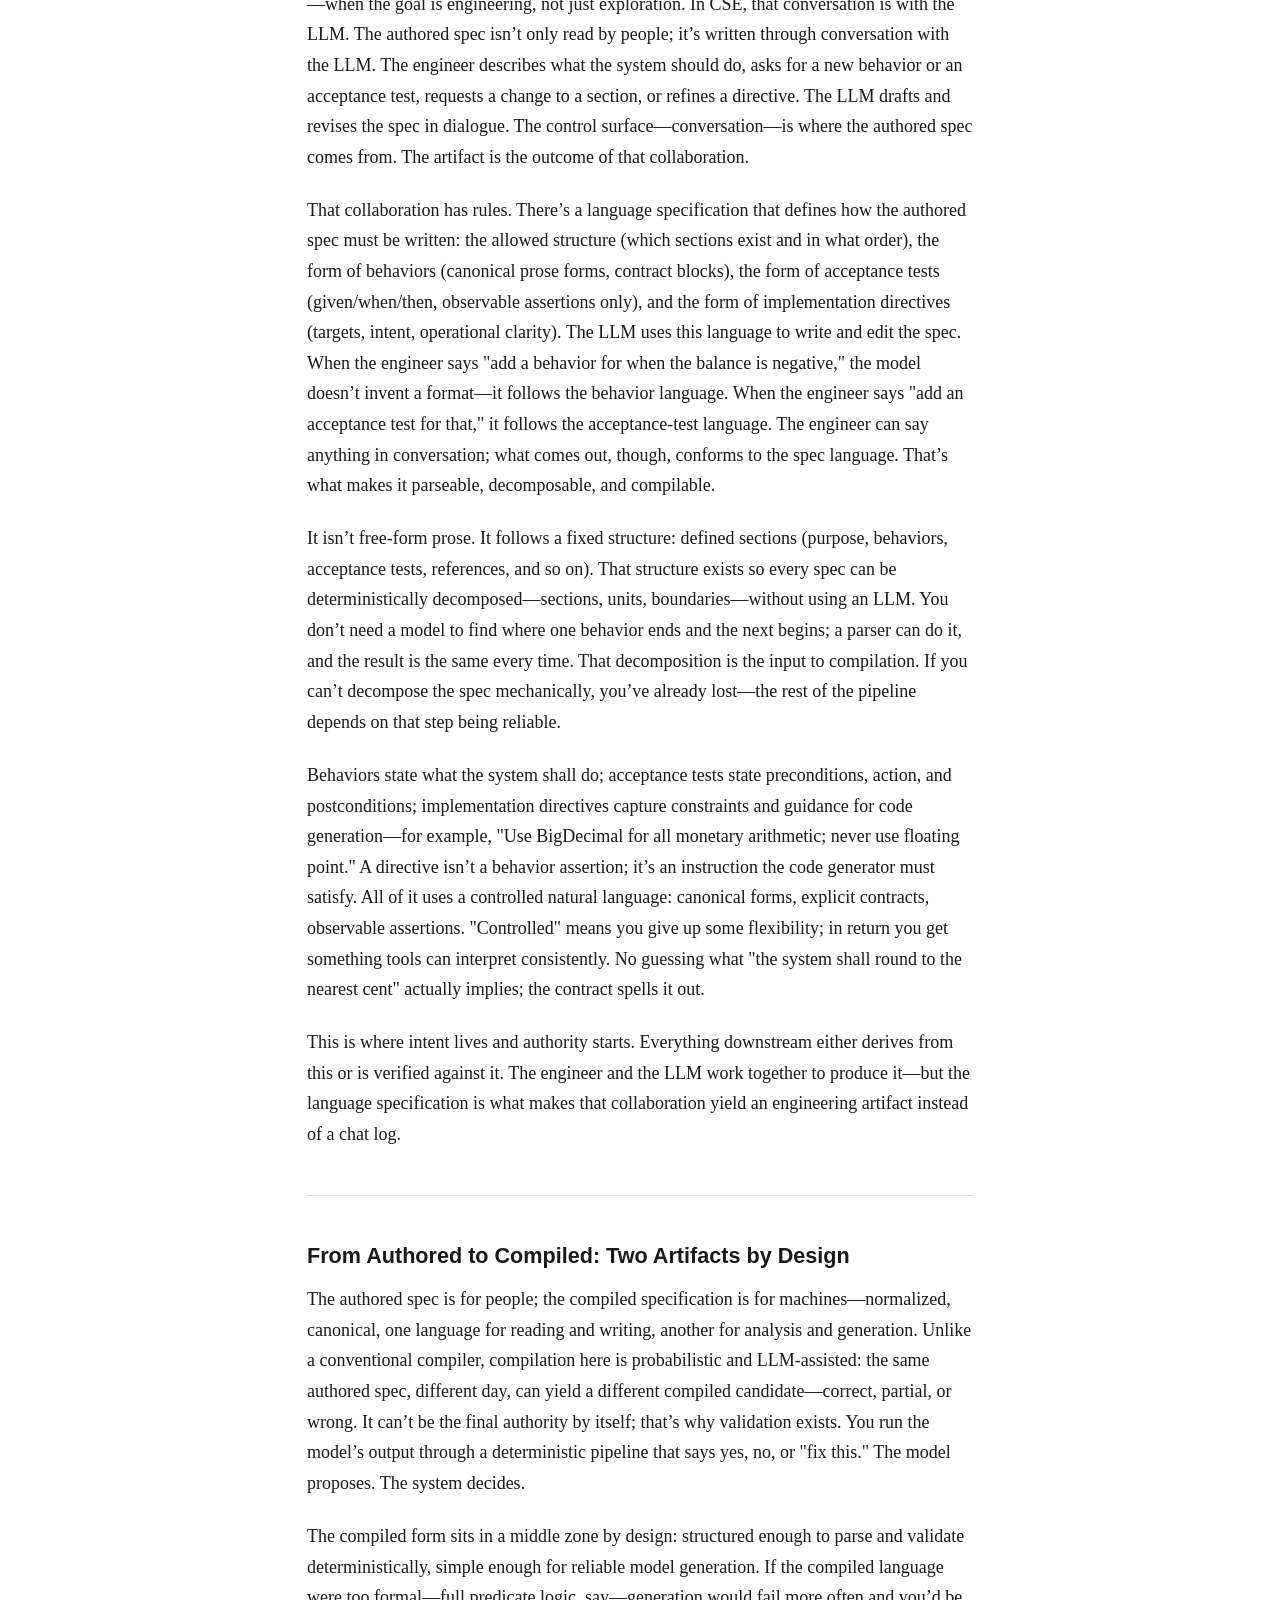
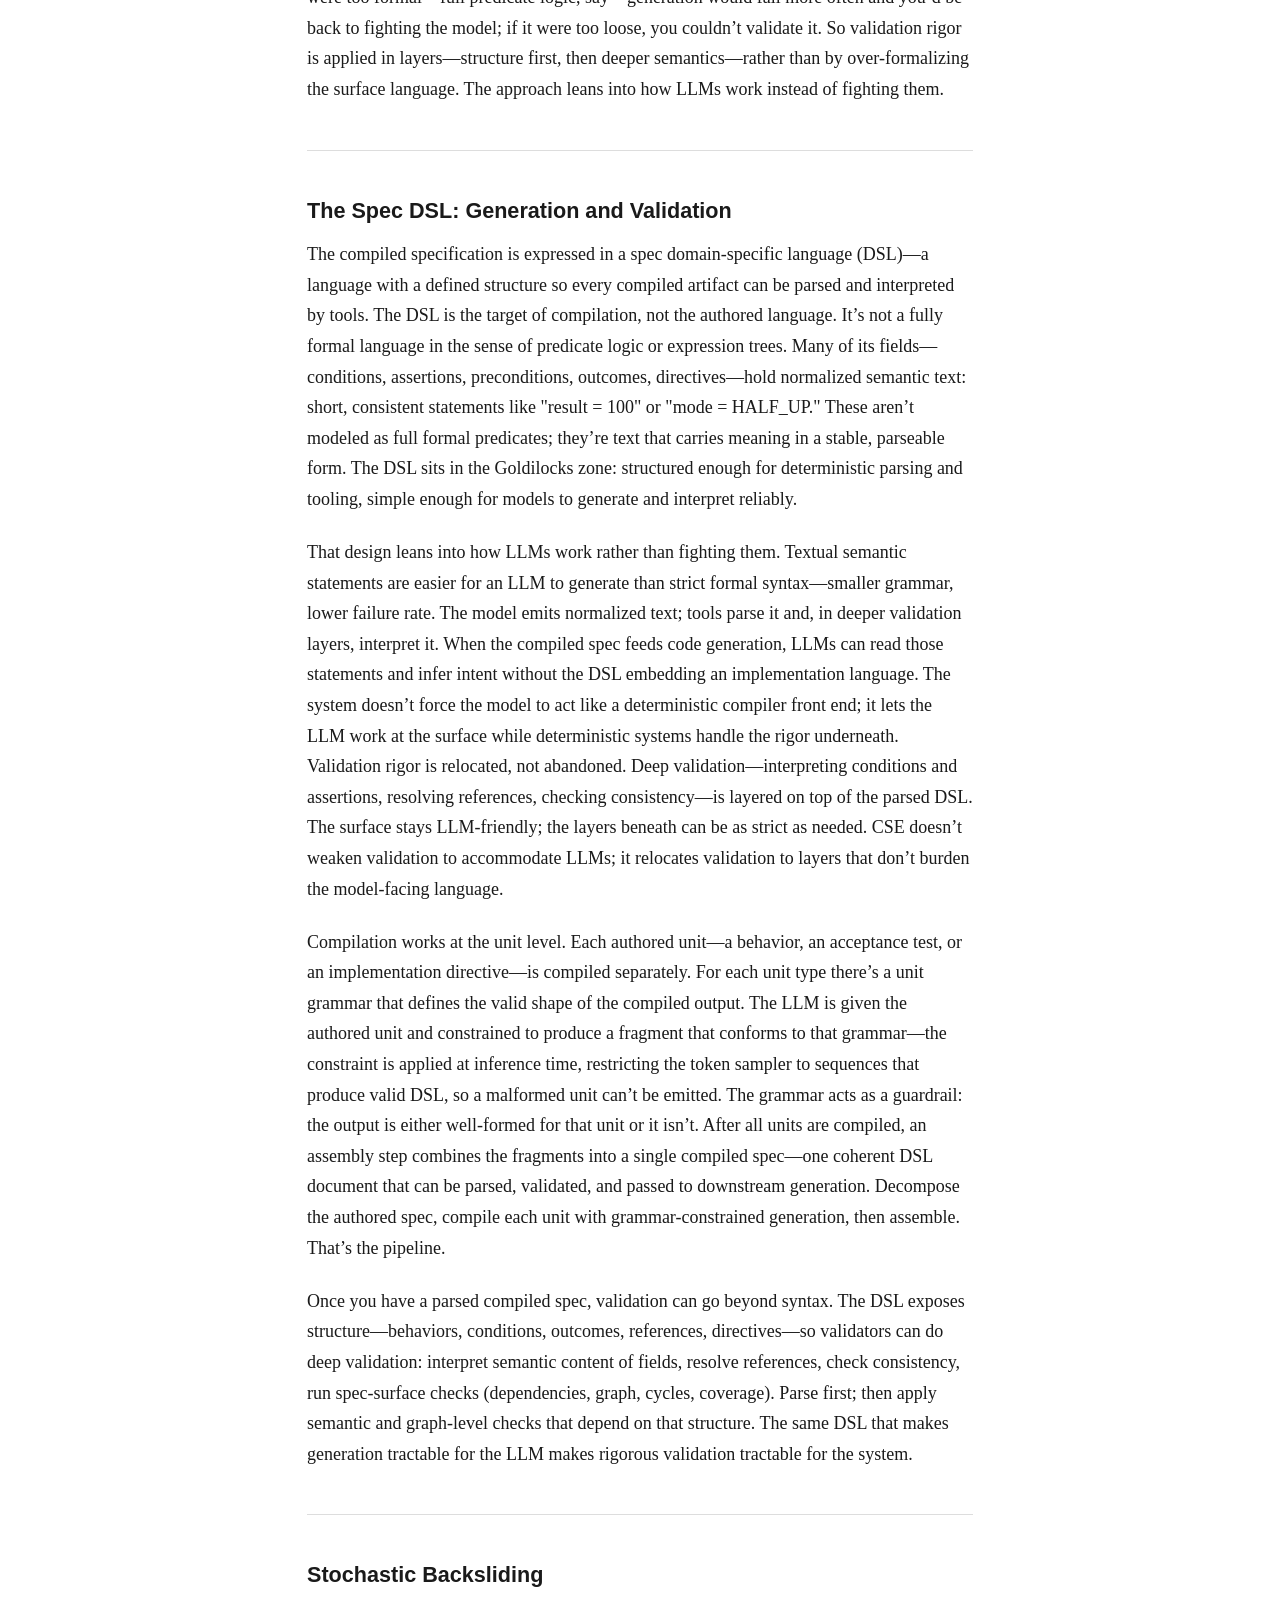
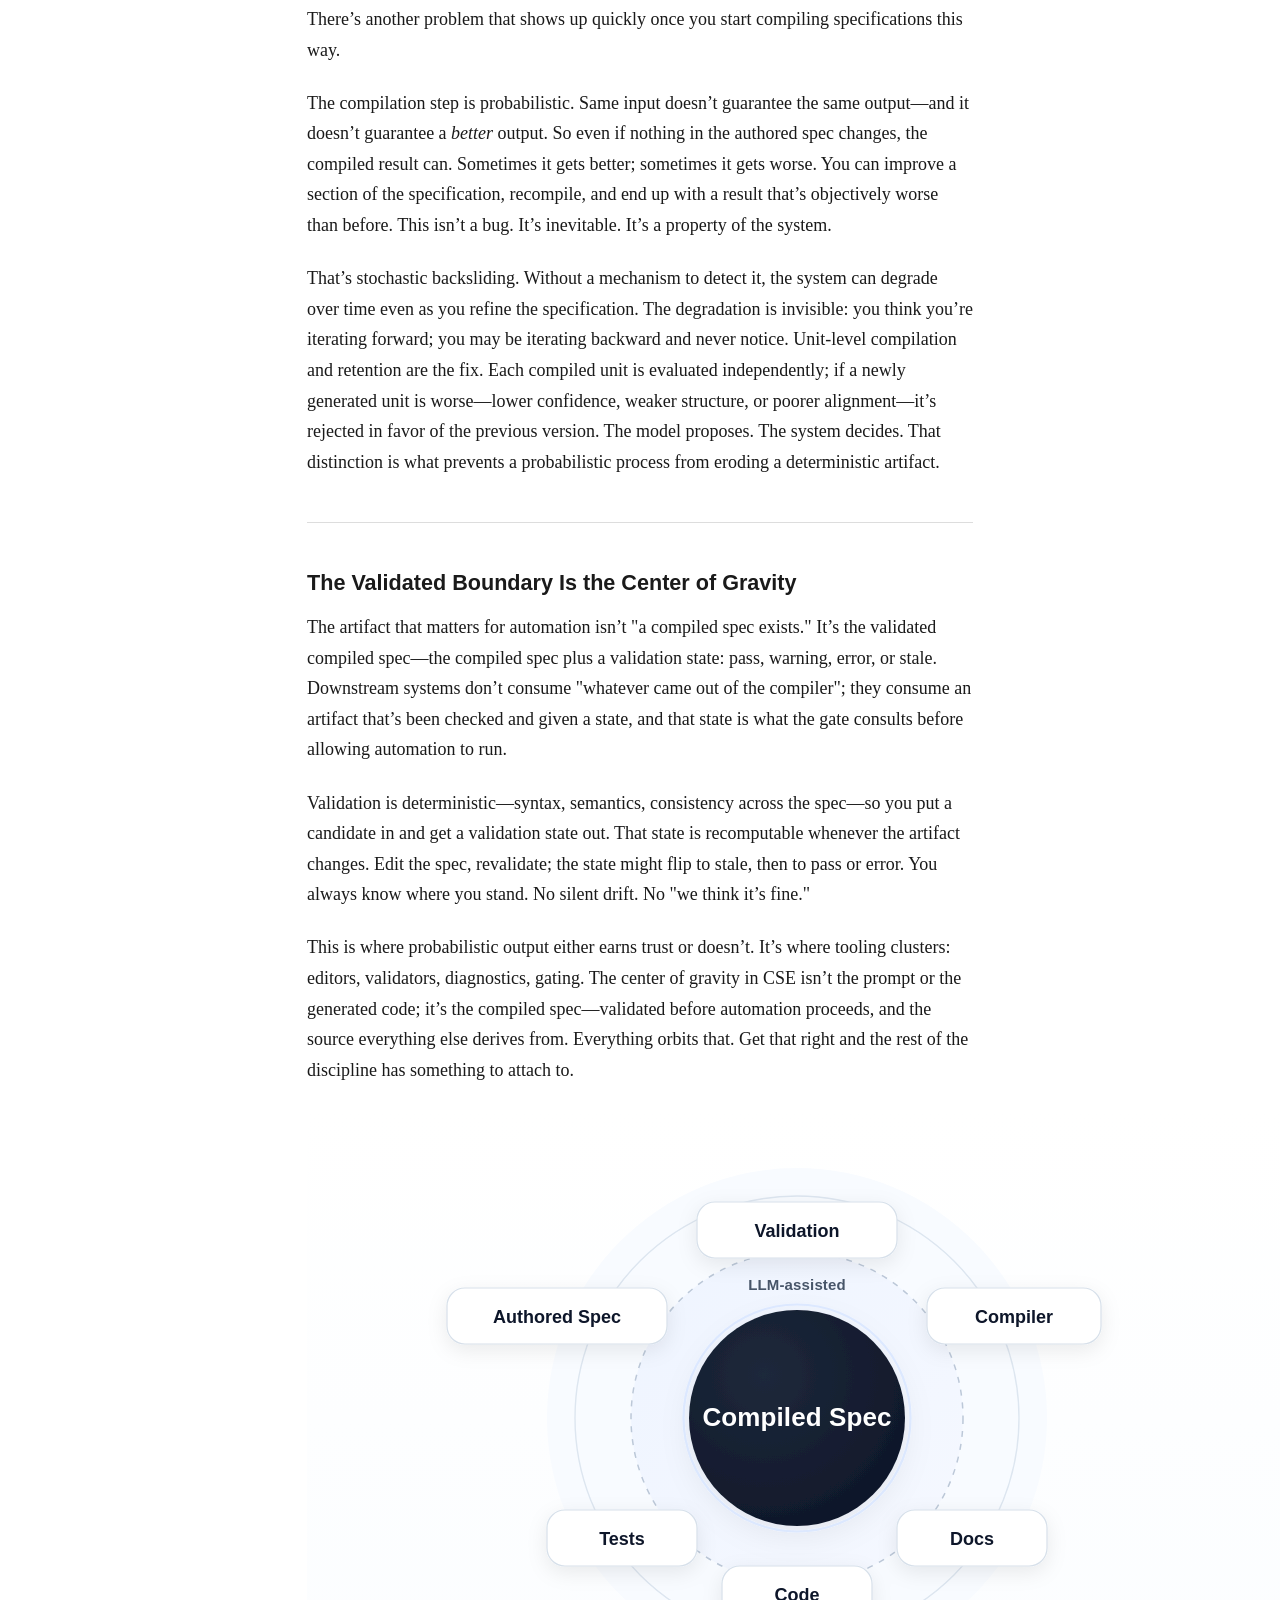
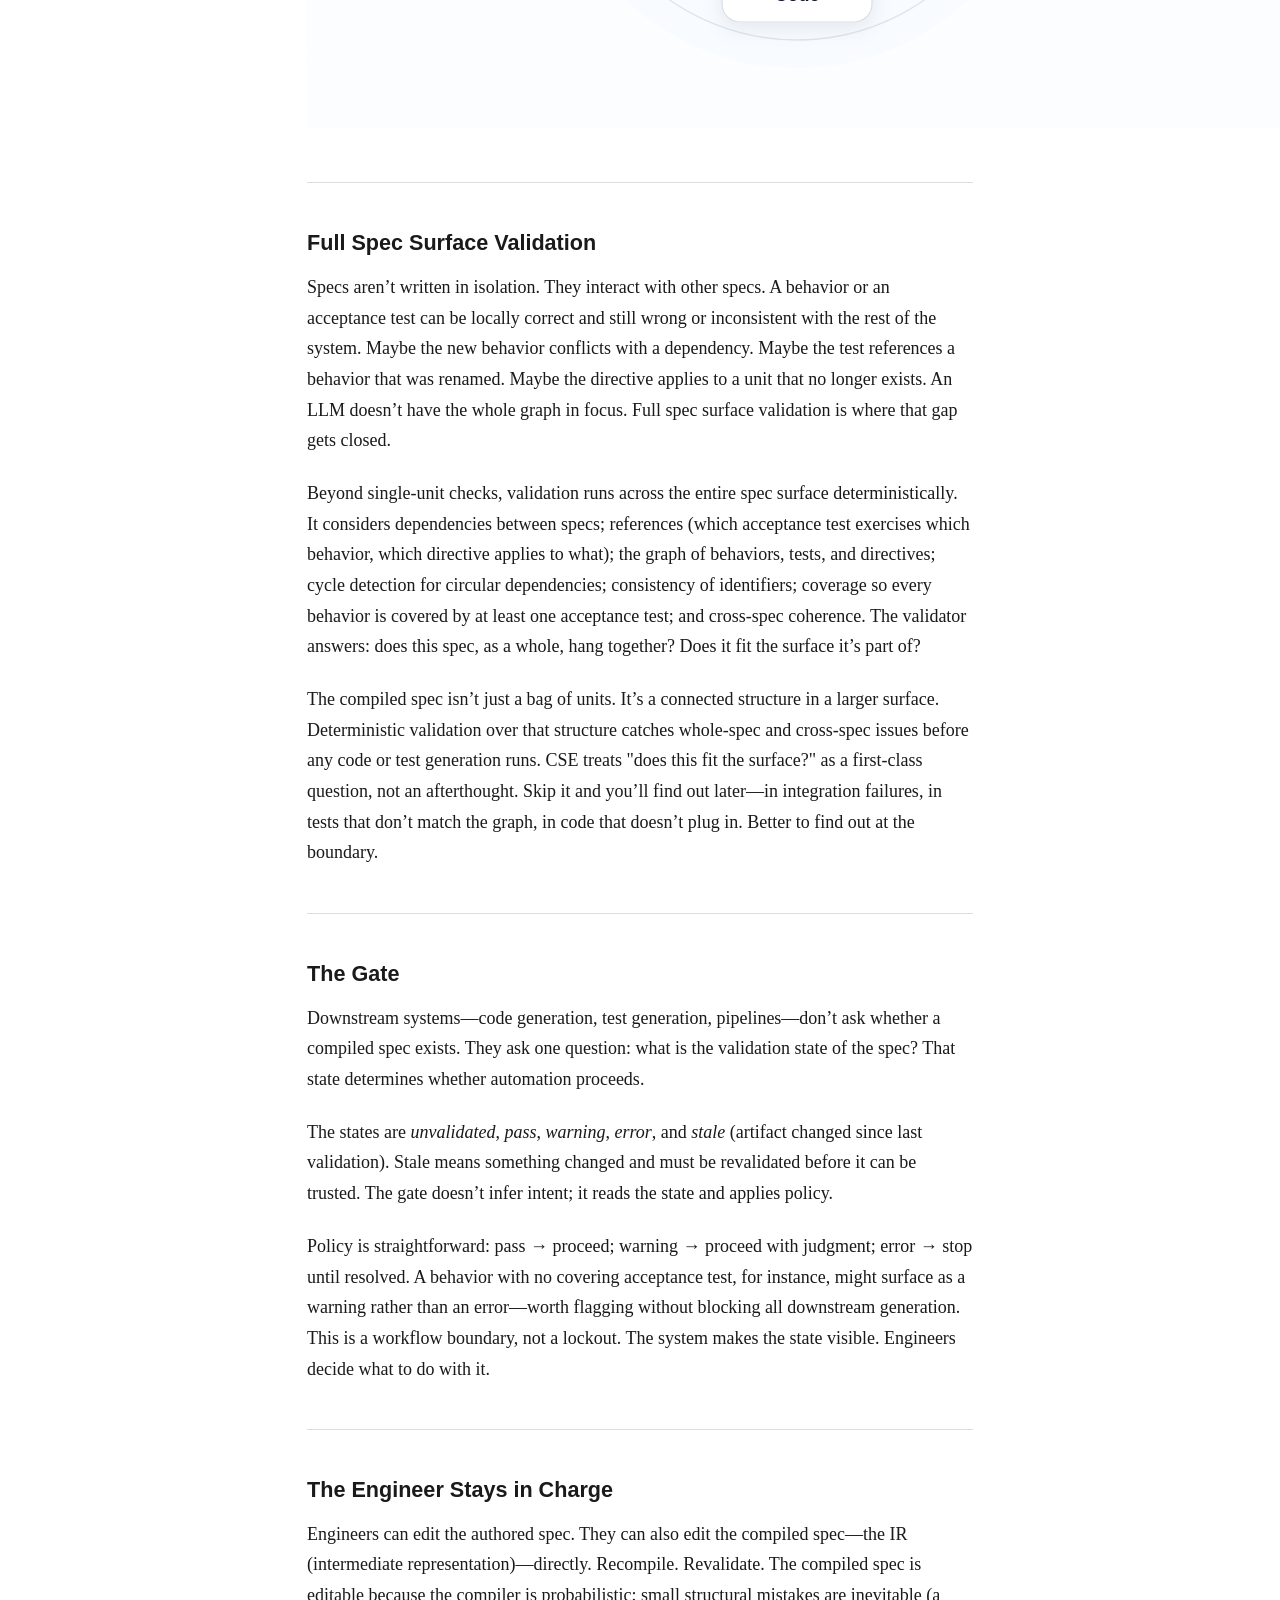
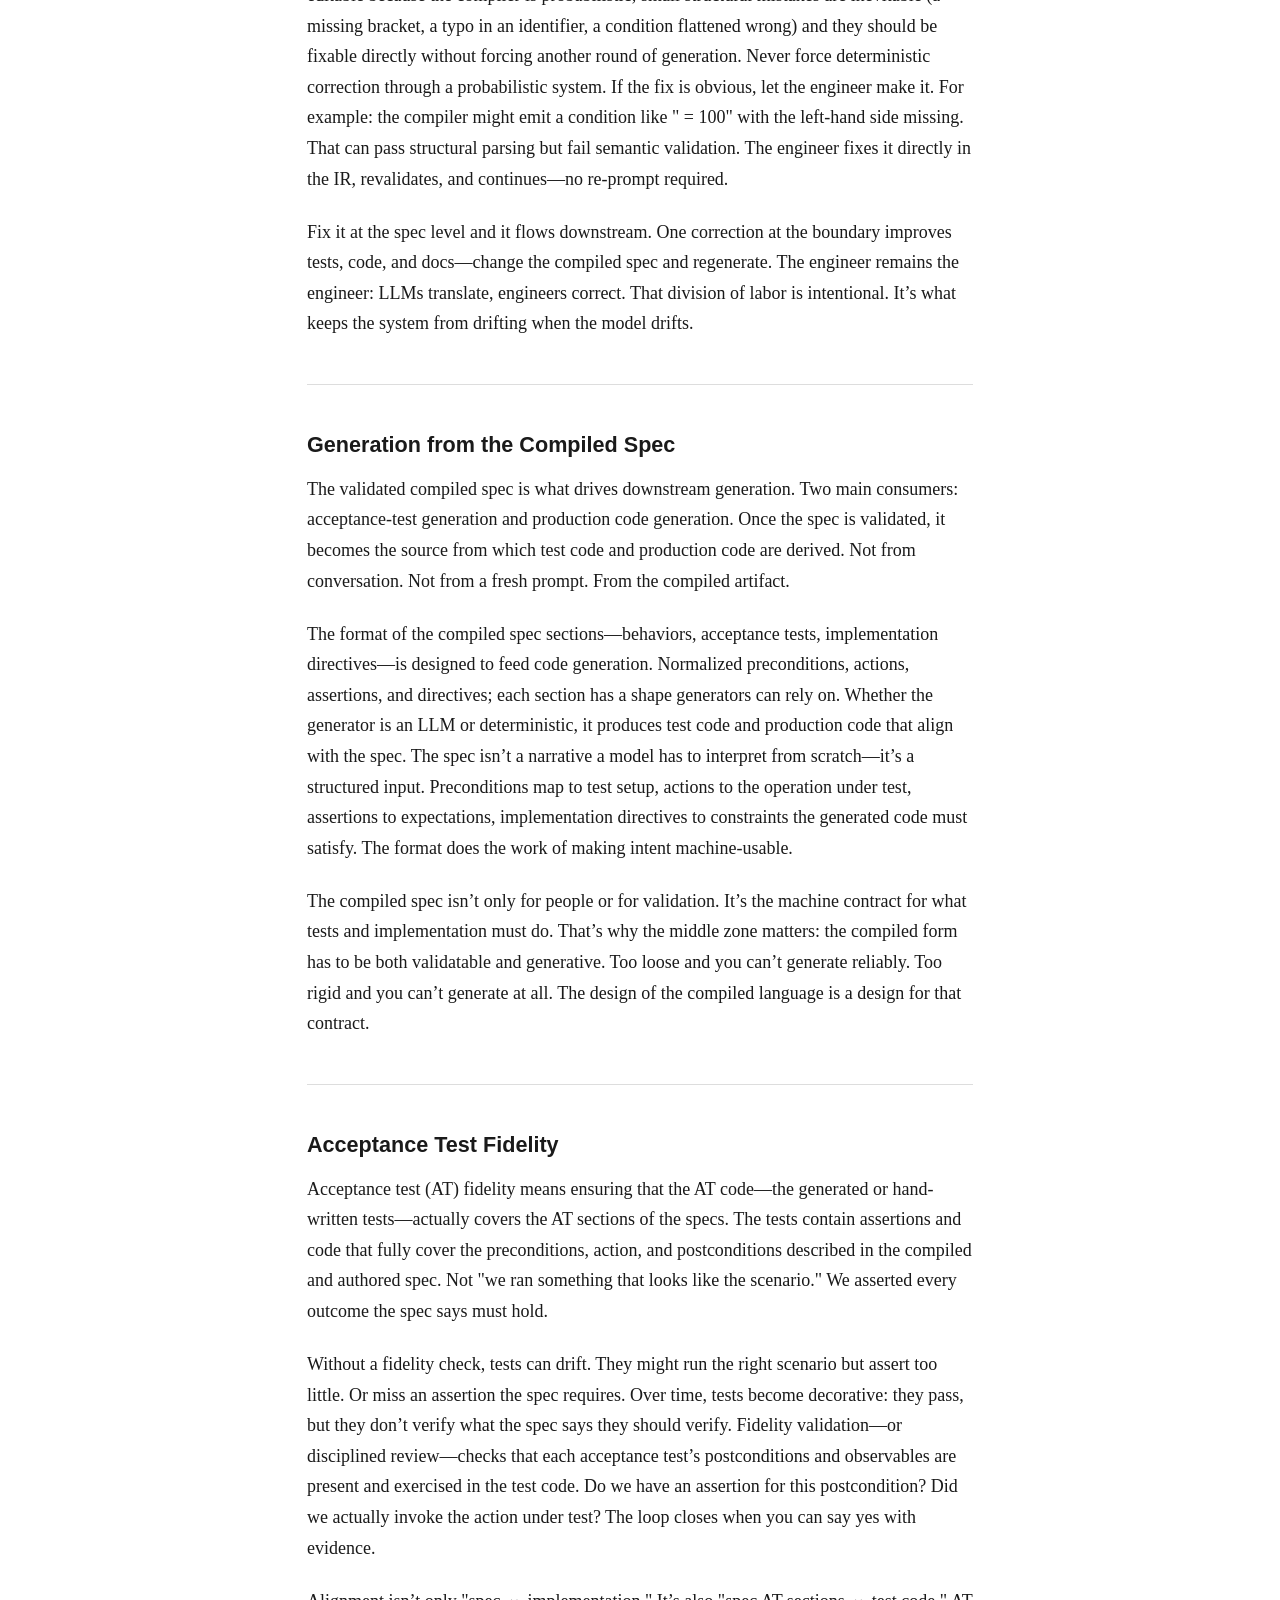
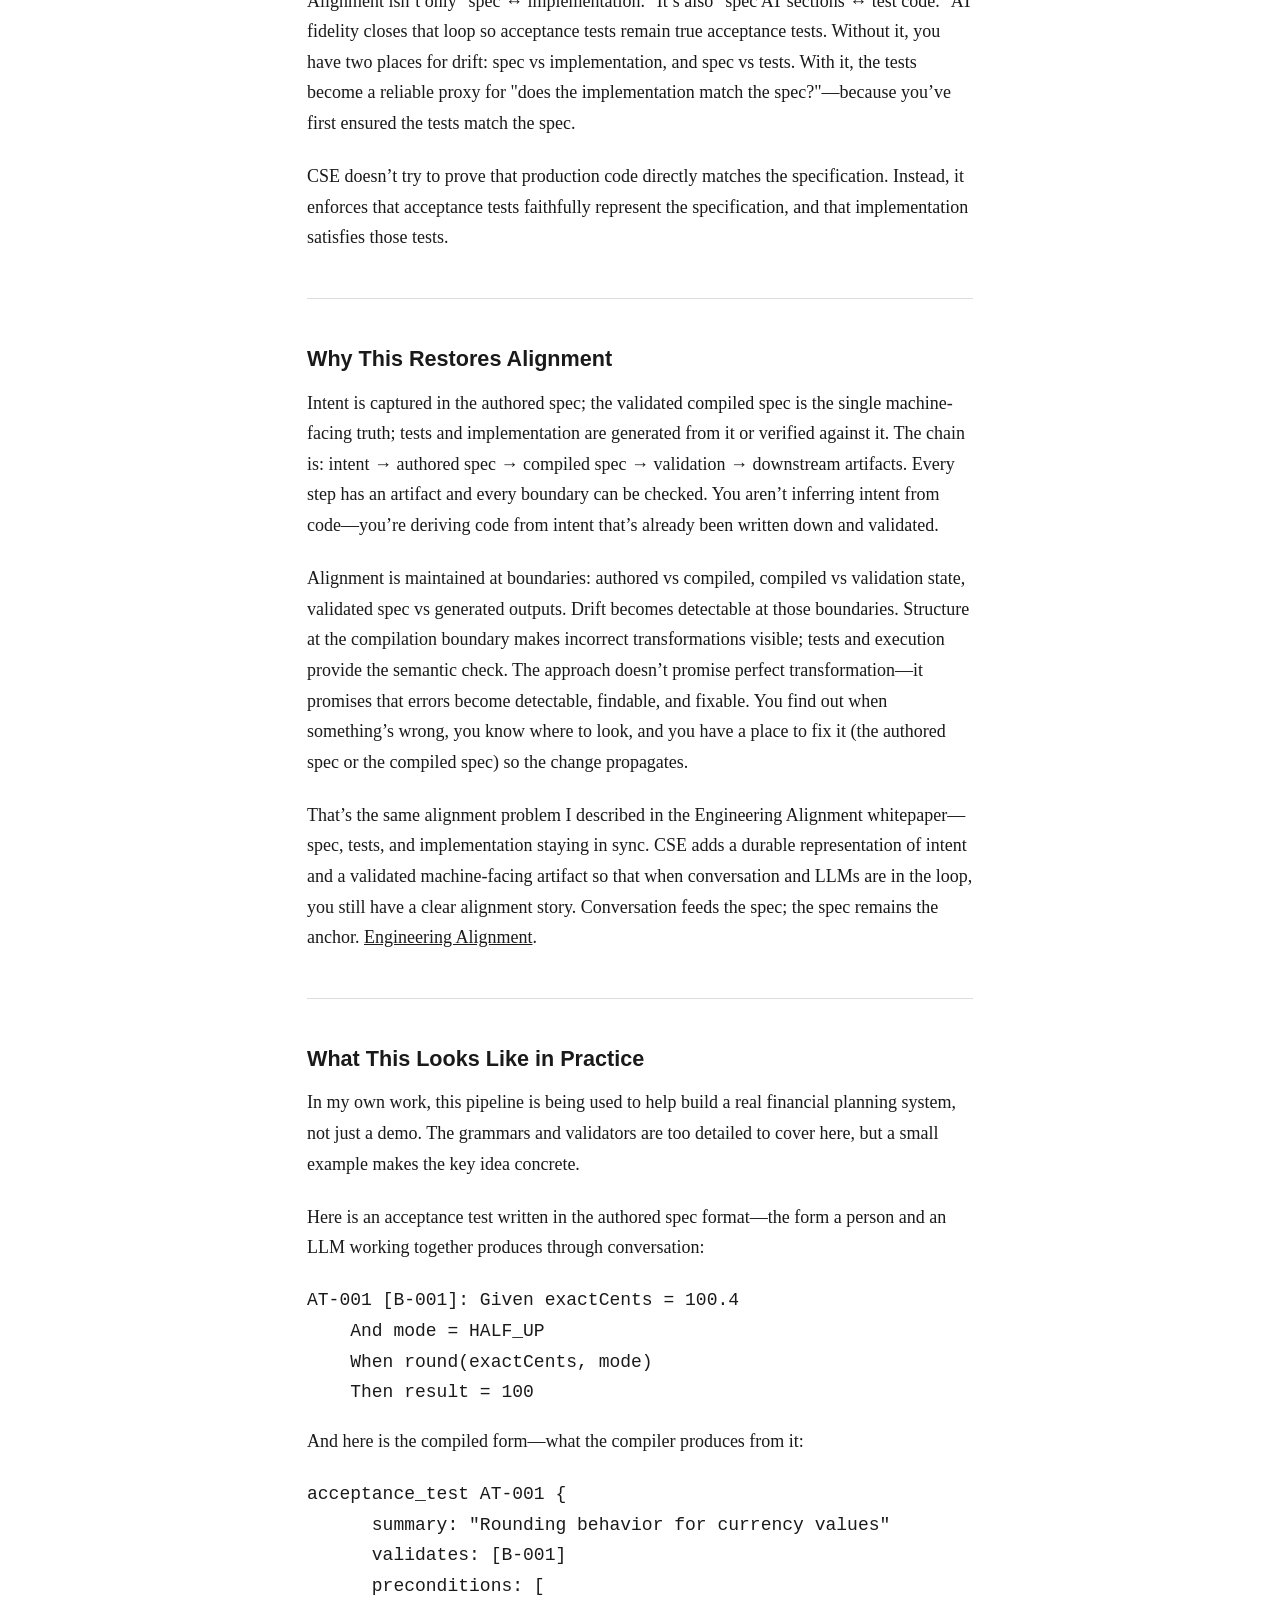
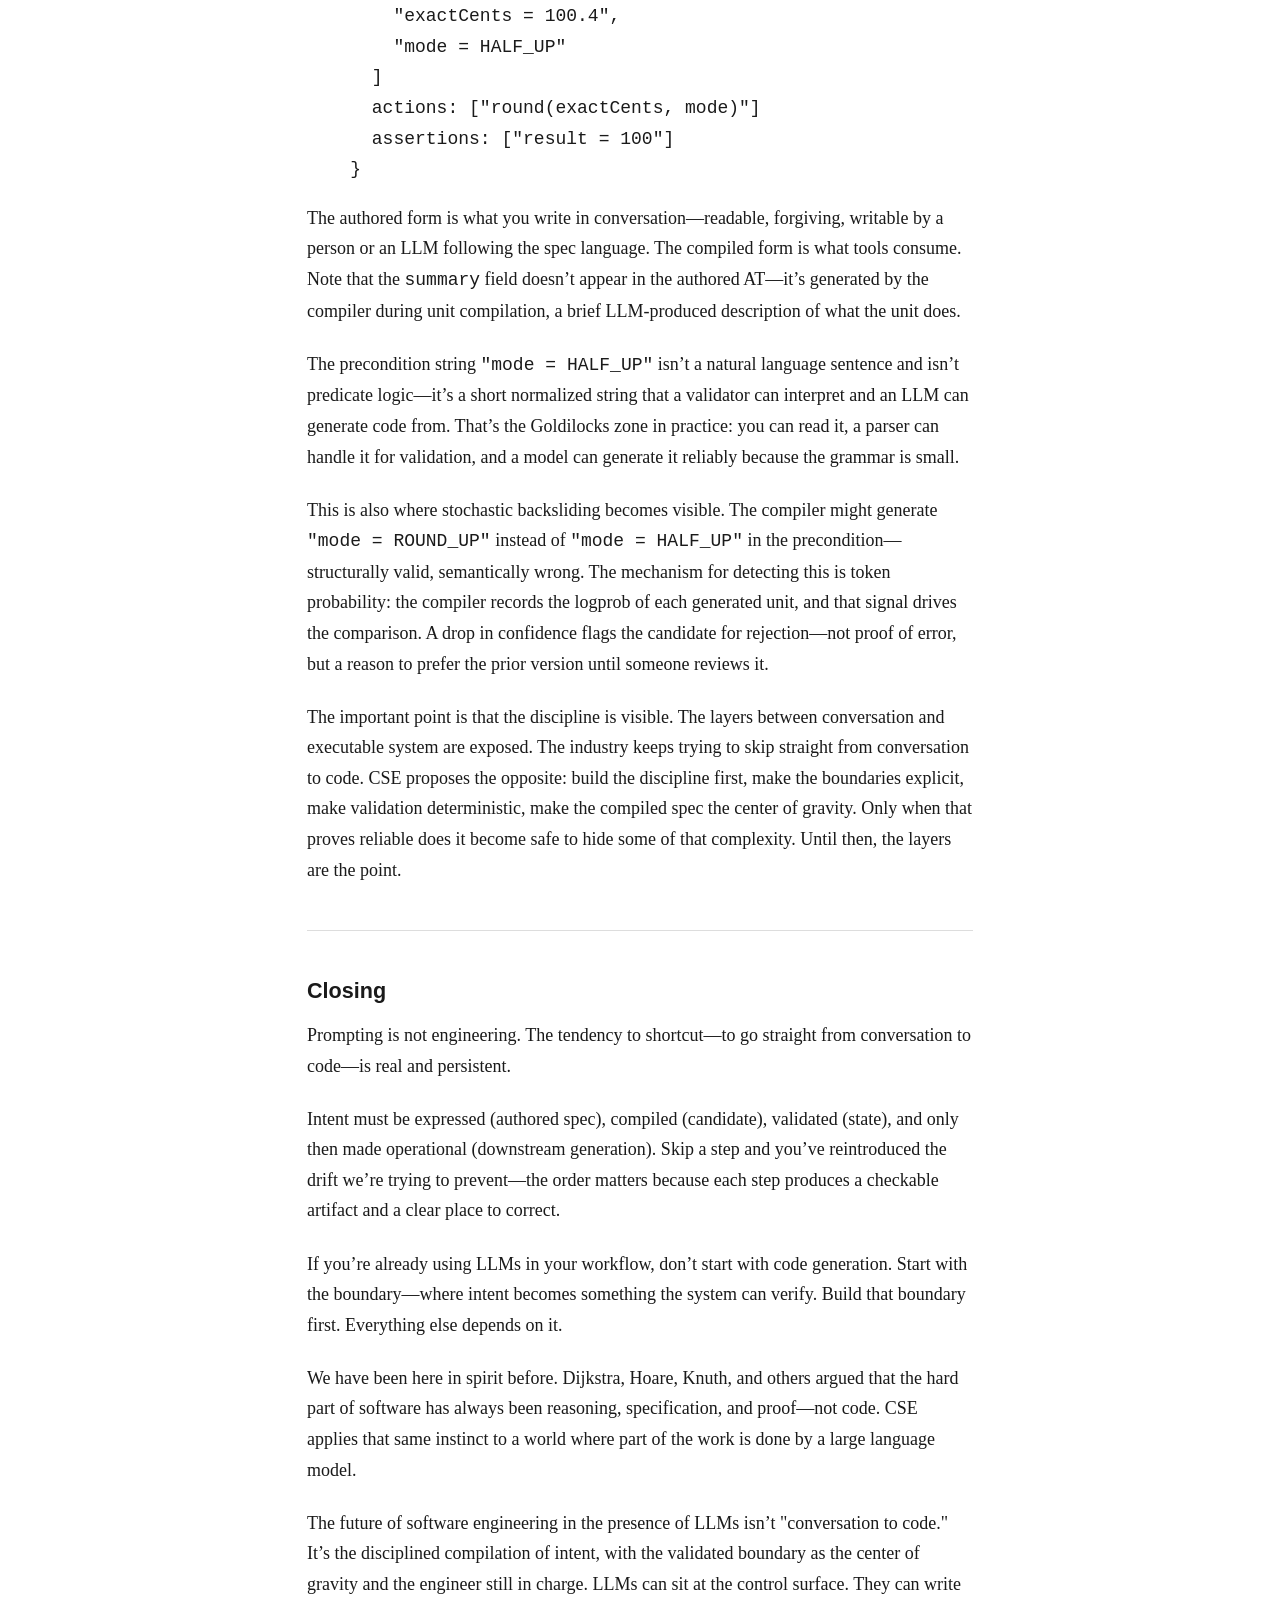
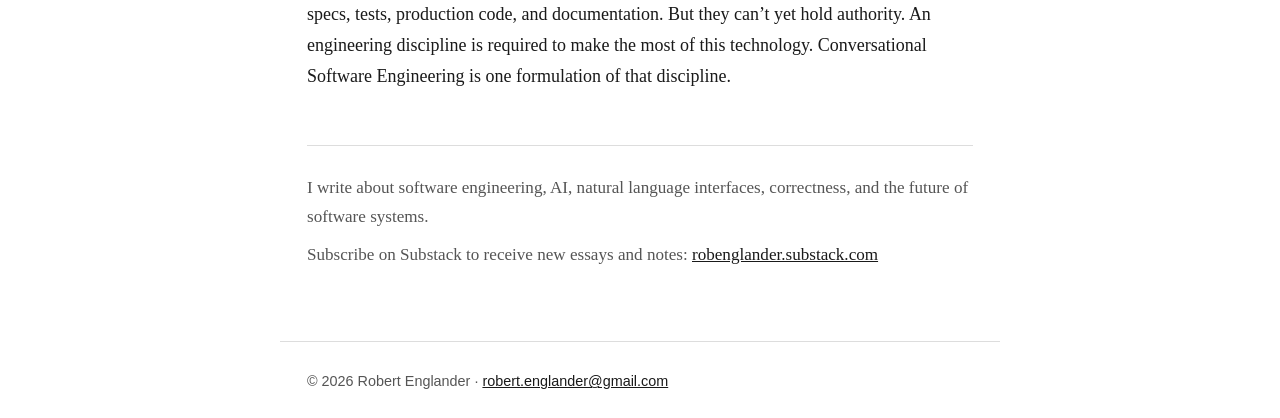
<file: writing/cse-compiling-intent/index.html>
<!DOCTYPE html>
<html lang="en">
<head>
  <meta charset="UTF-8">
  <meta name="viewport" content="width=device-width, initial-scale=1.0">
  <title>Conversational Software Engineering: Compiling Intent &mdash; Robert Englander</title>
  <meta name="description" content="A concrete approach to LLM-assisted engineering: conversation as the control surface, specifications compiled into a validated artifact, and the compiled spec as the center of gravity everything else derives from.">
  <link rel="stylesheet" href="/css/style.css">
  <!-- Google tag (gtag.js) -->
  <script async src="https://www.googletagmanager.com/gtag/js?id=G-0KFMH9WVRH"></script>
  <script>
    window.dataLayer = window.dataLayer || [];
    function gtag(){dataLayer.push(arguments);}
    gtag('js', new Date());
    gtag('config', 'G-0KFMH9WVRH');
  </script>
</head>
<body>

<header class="site-header">
  <a href="/">Robert Englander</a>
  <nav>
    <a href="/writing/">Writing</a>
    <a href="/books/">Books</a>
  </nav>
</header>

<main>
  <article>

    <h1>Conversational Software Engineering: Compiling Intent</h1>
    <div class="meta">2026</div>

    <p>In a previous article, <a href='/writing/ai-did-not-simplify/'>&quot;AI Didn&rsquo;t Simplify Software Engineering&quot;</a>, I argued that AI made bad engineering easier, not simpler. Code was never the hard part; the hard part is keeping intent, specification, tests, and implementation aligned. When that alignment goes, systems drift—and faster generation accelerates drift. Dijkstra, Hoare, Knuth, and others were already saying as much decades ago; the tools have changed, the problem hasn&rsquo;t.</p><p>This piece is about one response. Not the only one, but a concrete approach: a way to let LLMs help write specifications, generate candidate artifacts, and write code and documentation, without giving them authority over correctness. I call it Conversational Software Engineering, or CSE. The thesis is simple: conversation with an LLM becomes the interface, and the system underneath is deterministically validated. The discipline is the compilation of intent into artifacts that can be validated, tested, and maintained. No hand-waving. You&rsquo;ll see the boundaries, the artifacts, and where the engineer stays in charge.</p><hr /><h2>Conversation as the Control Surface</h2><p>Conversation isn&rsquo;t a one-off step. It&rsquo;s the primary way engineers interact with the system: exploring behavior through dialogue, authoring and modifying specifications, investigating validation failures, requesting generation, asking for explanations. Conversation is the control surface of the engineering system—where intent enters and where the system gets steered.</p><p>But conversation is not the artifact. It&rsquo;s input. It has to be translated into something durable that can be validated, tested, and maintained. You can&rsquo;t build a reliable system on a chat history. Chat is exploratory—full of false starts, clarifications, and half-formed ideas. Treating that as the source of truth is a recipe for the same drift the previous article described. So the control surface has to feed something that can be parsed, checked, and held accountable.</p><p>The progression is: Conversation → Structure → Determinism. Intent gets expressed through conversation; structure removes ambiguity through constrained representations, contracts, and explicit assertions; determinism is where those structured artifacts get checked mechanically. CSE is built around that progression. Each step has a clear output, and nothing is left implicit at the boundary.</p><hr /><h2>The First Durable Artifact: The Authored Specification</h2><p>The first durable artifact is the authored specification: human-readable, structured, the canonical expression of intent. This is what conversation is supposed to produce—or refine—when the goal is engineering, not just exploration. In CSE, that conversation is with the LLM. The authored spec isn&rsquo;t only read by people; it&rsquo;s written through conversation with the LLM. The engineer describes what the system should do, asks for a new behavior or an acceptance test, requests a change to a section, or refines a directive. The LLM drafts and revises the spec in dialogue. The control surface—conversation—is where the authored spec comes from. The artifact is the outcome of that collaboration.</p><p>That collaboration has rules. There&rsquo;s a language specification that defines how the authored spec must be written: the allowed structure (which sections exist and in what order), the form of behaviors (canonical prose forms, contract blocks), the form of acceptance tests (given/when/then, observable assertions only), and the form of implementation directives (targets, intent, operational clarity). The LLM uses this language to write and edit the spec. When the engineer says &quot;add a behavior for when the balance is negative,&quot; the model doesn&rsquo;t invent a format—it follows the behavior language. When the engineer says &quot;add an acceptance test for that,&quot; it follows the acceptance-test language. The engineer can say anything in conversation; what comes out, though, conforms to the spec language. That&rsquo;s what makes it parseable, decomposable, and compilable.</p><p>It isn&rsquo;t free-form prose. It follows a fixed structure: defined sections (purpose, behaviors, acceptance tests, references, and so on). That structure exists so every spec can be deterministically decomposed—sections, units, boundaries—without using an LLM. You don&rsquo;t need a model to find where one behavior ends and the next begins; a parser can do it, and the result is the same every time. That decomposition is the input to compilation. If you can&rsquo;t decompose the spec mechanically, you&rsquo;ve already lost—the rest of the pipeline depends on that step being reliable.</p><p>Behaviors state what the system shall do; acceptance tests state preconditions, action, and postconditions; implementation directives capture constraints and guidance for code generation—for example, &quot;Use BigDecimal for all monetary arithmetic; never use floating point.&quot; A directive isn&rsquo;t a behavior assertion; it&rsquo;s an instruction the code generator must satisfy. All of it uses a controlled natural language: canonical forms, explicit contracts, observable assertions. &quot;Controlled&quot; means you give up some flexibility; in return you get something tools can interpret consistently. No guessing what &quot;the system shall round to the nearest cent&quot; actually implies; the contract spells it out.</p><p>This is where intent lives and authority starts. Everything downstream either derives from this or is verified against it. The engineer and the LLM work together to produce it—but the language specification is what makes that collaboration yield an engineering artifact instead of a chat log.</p><hr /><h2>From Authored to Compiled: Two Artifacts by Design</h2><p>The authored spec is for people; the compiled specification is for machines—normalized, canonical, one language for reading and writing, another for analysis and generation. Unlike a conventional compiler, compilation here is probabilistic and LLM-assisted: the same authored spec, different day, can yield a different compiled candidate—correct, partial, or wrong. It can&rsquo;t be the final authority by itself; that&rsquo;s why validation exists. You run the model&rsquo;s output through a deterministic pipeline that says yes, no, or &quot;fix this.&quot; The model proposes. The system decides.</p><p>The compiled form sits in a middle zone by design: structured enough to parse and validate deterministically, simple enough for reliable model generation. If the compiled language were too formal—full predicate logic, say—generation would fail more often and you&rsquo;d be back to fighting the model; if it were too loose, you couldn&rsquo;t validate it. So validation rigor is applied in layers—structure first, then deeper semantics—rather than by over-formalizing the surface language. The approach leans into how LLMs work instead of fighting them.</p><hr /><h2>The Spec DSL: Generation and Validation</h2><p>The compiled specification is expressed in a spec domain-specific language (DSL)—a language with a defined structure so every compiled artifact can be parsed and interpreted by tools. The DSL is the target of compilation, not the authored language. It&rsquo;s not a fully formal language in the sense of predicate logic or expression trees. Many of its fields—conditions, assertions, preconditions, outcomes, directives—hold normalized semantic text: short, consistent statements like &quot;result = 100&quot; or &quot;mode = HALF_UP.&quot; These aren&rsquo;t modeled as full formal predicates; they&rsquo;re text that carries meaning in a stable, parseable form. The DSL sits in the Goldilocks zone: structured enough for deterministic parsing and tooling, simple enough for models to generate and interpret reliably.</p><p>That design leans into how LLMs work rather than fighting them. Textual semantic statements are easier for an LLM to generate than strict formal syntax—smaller grammar, lower failure rate. The model emits normalized text; tools parse it and, in deeper validation layers, interpret it. When the compiled spec feeds code generation, LLMs can read those statements and infer intent without the DSL embedding an implementation language. The system doesn&rsquo;t force the model to act like a deterministic compiler front end; it lets the LLM work at the surface while deterministic systems handle the rigor underneath. Validation rigor is relocated, not abandoned. Deep validation—interpreting conditions and assertions, resolving references, checking consistency—is layered on top of the parsed DSL. The surface stays LLM-friendly; the layers beneath can be as strict as needed. CSE doesn&rsquo;t weaken validation to accommodate LLMs; it relocates validation to layers that don&rsquo;t burden the model-facing language.</p><p>Compilation works at the unit level. Each authored unit—a behavior, an acceptance test, or an implementation directive—is compiled separately. For each unit type there&rsquo;s a unit grammar that defines the valid shape of the compiled output. The LLM is given the authored unit and constrained to produce a fragment that conforms to that grammar—the constraint is applied at inference time, restricting the token sampler to sequences that produce valid DSL, so a malformed unit can&rsquo;t be emitted. The grammar acts as a guardrail: the output is either well-formed for that unit or it isn&rsquo;t. After all units are compiled, an assembly step combines the fragments into a single compiled spec—one coherent DSL document that can be parsed, validated, and passed to downstream generation. Decompose the authored spec, compile each unit with grammar-constrained generation, then assemble. That&rsquo;s the pipeline.</p><p>Once you have a parsed compiled spec, validation can go beyond syntax. The DSL exposes structure—behaviors, conditions, outcomes, references, directives—so validators can do deep validation: interpret semantic content of fields, resolve references, check consistency, run spec-surface checks (dependencies, graph, cycles, coverage). Parse first; then apply semantic and graph-level checks that depend on that structure. The same DSL that makes generation tractable for the LLM makes rigorous validation tractable for the system.</p><hr /><h2>Stochastic Backsliding</h2><p>There&rsquo;s another problem that shows up quickly once you start compiling specifications this way.</p><p>The compilation step is probabilistic. Same input doesn&rsquo;t guarantee the same output—and it doesn&rsquo;t guarantee a <em>better</em> output. So even if nothing in the authored spec changes, the compiled result can. Sometimes it gets better; sometimes it gets worse. You can improve a section of the specification, recompile, and end up with a result that&rsquo;s objectively worse than before. This isn&rsquo;t a bug. It&rsquo;s inevitable. It&rsquo;s a property of the system.</p><p>That&rsquo;s stochastic backsliding. Without a mechanism to detect it, the system can degrade over time even as you refine the specification. The degradation is invisible: you think you&rsquo;re iterating forward; you may be iterating backward and never notice. Unit-level compilation and retention are the fix. Each compiled unit is evaluated independently; if a newly generated unit is worse—lower confidence, weaker structure, or poorer alignment—it&rsquo;s rejected in favor of the previous version. The model proposes. The system decides. That distinction is what prevents a probabilistic process from eroding a deterministic artifact.</p><hr /><h2>The Validated Boundary Is the Center of Gravity</h2><p>The artifact that matters for automation isn&rsquo;t &quot;a compiled spec exists.&quot; It&rsquo;s the validated compiled spec—the compiled spec plus a validation state: pass, warning, error, or stale. Downstream systems don&rsquo;t consume &quot;whatever came out of the compiler&quot;; they consume an artifact that&rsquo;s been checked and given a state, and that state is what the gate consults before allowing automation to run.</p><p>Validation is deterministic—syntax, semantics, consistency across the spec—so you put a candidate in and get a validation state out. That state is recomputable whenever the artifact changes. Edit the spec, revalidate; the state might flip to stale, then to pass or error. You always know where you stand. No silent drift. No &quot;we think it&rsquo;s fine.&quot;</p><p>This is where probabilistic output either earns trust or doesn&rsquo;t. It&rsquo;s where tooling clusters: editors, validators, diagnostics, gating. The center of gravity in CSE isn&rsquo;t the prompt or the generated code; it&rsquo;s the compiled spec—validated before automation proceeds, and the source everything else derives from. Everything orbits that. Get that right and the rest of the discipline has something to attach to.</p><p><img src="CSE_center_of_gravity.svg" alt="CSE Center of Gravity"></p><hr /><h2>Full Spec Surface Validation</h2><p>Specs aren&rsquo;t written in isolation. They interact with other specs. A behavior or an acceptance test can be locally correct and still wrong or inconsistent with the rest of the system. Maybe the new behavior conflicts with a dependency. Maybe the test references a behavior that was renamed. Maybe the directive applies to a unit that no longer exists. An LLM doesn&rsquo;t have the whole graph in focus. Full spec surface validation is where that gap gets closed.</p><p>Beyond single-unit checks, validation runs across the entire spec surface deterministically. It considers dependencies between specs; references (which acceptance test exercises which behavior, which directive applies to what); the graph of behaviors, tests, and directives; cycle detection for circular dependencies; consistency of identifiers; coverage so every behavior is covered by at least one acceptance test; and cross-spec coherence. The validator answers: does this spec, as a whole, hang together? Does it fit the surface it&rsquo;s part of?</p><p>The compiled spec isn&rsquo;t just a bag of units. It&rsquo;s a connected structure in a larger surface. Deterministic validation over that structure catches whole-spec and cross-spec issues before any code or test generation runs. CSE treats &quot;does this fit the surface?&quot; as a first-class question, not an afterthought. Skip it and you&rsquo;ll find out later—in integration failures, in tests that don&rsquo;t match the graph, in code that doesn&rsquo;t plug in. Better to find out at the boundary.</p><hr /><h2>The Gate</h2><p>Downstream systems—code generation, test generation, pipelines—don&rsquo;t ask whether a compiled spec exists. They ask one question: what is the validation state of the spec? That state determines whether automation proceeds.</p><p>The states are <em>unvalidated</em>, <em>pass</em>, <em>warning</em>, <em>error</em>, and <em>stale</em> (artifact changed since last validation). Stale means something changed and must be revalidated before it can be trusted. The gate doesn&rsquo;t infer intent; it reads the state and applies policy.</p><p>Policy is straightforward: pass → proceed; warning → proceed with judgment; error → stop until resolved. A behavior with no covering acceptance test, for instance, might surface as a warning rather than an error—worth flagging without blocking all downstream generation. This is a workflow boundary, not a lockout. The system makes the state visible. Engineers decide what to do with it.</p><hr /><h2>The Engineer Stays in Charge</h2><p>Engineers can edit the authored spec. They can also edit the compiled spec—the IR (intermediate representation)—directly. Recompile. Revalidate. The compiled spec is editable because the compiler is probabilistic; small structural mistakes are inevitable (a missing bracket, a typo in an identifier, a condition flattened wrong) and they should be fixable directly without forcing another round of generation. Never force deterministic correction through a probabilistic system. If the fix is obvious, let the engineer make it. For example: the compiler might emit a condition like &quot; = 100&quot; with the left-hand side missing. That can pass structural parsing but fail semantic validation. The engineer fixes it directly in the IR, revalidates, and continues—no re-prompt required.</p><p>Fix it at the spec level and it flows downstream. One correction at the boundary improves tests, code, and docs—change the compiled spec and regenerate. The engineer remains the engineer: LLMs translate, engineers correct. That division of labor is intentional. It&rsquo;s what keeps the system from drifting when the model drifts.</p><hr /><h2>Generation from the Compiled Spec</h2><p>The validated compiled spec is what drives downstream generation. Two main consumers: acceptance-test generation and production code generation. Once the spec is validated, it becomes the source from which test code and production code are derived. Not from conversation. Not from a fresh prompt. From the compiled artifact.</p><p>The format of the compiled spec sections—behaviors, acceptance tests, implementation directives—is designed to feed code generation. Normalized preconditions, actions, assertions, and directives; each section has a shape generators can rely on. Whether the generator is an LLM or deterministic, it produces test code and production code that align with the spec. The spec isn&rsquo;t a narrative a model has to interpret from scratch—it&rsquo;s a structured input. Preconditions map to test setup, actions to the operation under test, assertions to expectations, implementation directives to constraints the generated code must satisfy. The format does the work of making intent machine-usable.</p><p>The compiled spec isn&rsquo;t only for people or for validation. It&rsquo;s the machine contract for what tests and implementation must do. That&rsquo;s why the middle zone matters: the compiled form has to be both validatable and generative. Too loose and you can&rsquo;t generate reliably. Too rigid and you can&rsquo;t generate at all. The design of the compiled language is a design for that contract.</p><hr /><h2>Acceptance Test Fidelity</h2><p>Acceptance test (AT) fidelity means ensuring that the AT code—the generated or hand-written tests—actually covers the AT sections of the specs. The tests contain assertions and code that fully cover the preconditions, action, and postconditions described in the compiled and authored spec. Not &quot;we ran something that looks like the scenario.&quot; We asserted every outcome the spec says must hold.</p><p>Without a fidelity check, tests can drift. They might run the right scenario but assert too little. Or miss an assertion the spec requires. Over time, tests become decorative: they pass, but they don&rsquo;t verify what the spec says they should verify. Fidelity validation—or disciplined review—checks that each acceptance test&rsquo;s postconditions and observables are present and exercised in the test code. Do we have an assertion for this postcondition? Did we actually invoke the action under test? The loop closes when you can say yes with evidence.</p><p>Alignment isn&rsquo;t only &quot;spec ↔ implementation.&quot; It&rsquo;s also &quot;spec AT sections ↔ test code.&quot; AT fidelity closes that loop so acceptance tests remain true acceptance tests. Without it, you have two places for drift: spec vs implementation, and spec vs tests. With it, the tests become a reliable proxy for &quot;does the implementation match the spec?&quot;—because you&rsquo;ve first ensured the tests match the spec.</p><p>CSE doesn&rsquo;t try to prove that production code directly matches the specification. Instead, it enforces that acceptance tests faithfully represent the specification, and that implementation satisfies those tests.</p><hr /><h2>Why This Restores Alignment</h2><p>Intent is captured in the authored spec; the validated compiled spec is the single machine-facing truth; tests and implementation are generated from it or verified against it. The chain is: intent → authored spec → compiled spec → validation → downstream artifacts. Every step has an artifact and every boundary can be checked. You aren&rsquo;t inferring intent from code—you&rsquo;re deriving code from intent that&rsquo;s already been written down and validated.</p><p>Alignment is maintained at boundaries: authored vs compiled, compiled vs validation state, validated spec vs generated outputs. Drift becomes detectable at those boundaries. Structure at the compilation boundary makes incorrect transformations visible; tests and execution provide the semantic check. The approach doesn&rsquo;t promise perfect transformation—it promises that errors become detectable, findable, and fixable. You find out when something&rsquo;s wrong, you know where to look, and you have a place to fix it (the authored spec or the compiled spec) so the change propagates.</p><p>That&rsquo;s the same alignment problem I described in the Engineering Alignment whitepaper—spec, tests, and implementation staying in sync. CSE adds a durable representation of intent and a validated machine-facing artifact so that when conversation and LLMs are in the loop, you still have a clear alignment story. Conversation feeds the spec; the spec remains the anchor. <a href='/writing/engineering-alignment/'>Engineering Alignment</a>.</p><hr /><h2>What This Looks Like in Practice</h2><p>In my own work, this pipeline is being used to help build a real financial planning system, not just a demo. The grammars and validators are too detailed to cover here, but a small example makes the key idea concrete.</p><p>Here is an acceptance test written in the authored spec format—the form a person and an LLM working together produces through conversation:</p><pre><code>AT-001 [B-001]: Given exactCents = 100.4
    And mode = HALF_UP
    When round(exactCents, mode)
    Then result = 100</code></pre><p>And here is the compiled form—what the compiler produces from it:</p><pre><code>acceptance_test AT-001 {
      summary: &quot;Rounding behavior for currency values&quot;
      validates: [B-001]
      preconditions: [
        &quot;exactCents = 100.4&quot;,
        &quot;mode = HALF_UP&quot;
      ]
      actions: [&quot;round(exactCents, mode)&quot;]
      assertions: [&quot;result = 100&quot;]
    }</code></pre><p>The authored form is what you write in conversation—readable, forgiving, writable by a person or an LLM following the spec language. The compiled form is what tools consume. Note that the <code>summary</code> field doesn&rsquo;t appear in the authored AT—it&rsquo;s generated by the compiler during unit compilation, a brief LLM-produced description of what the unit does.</p><p>The precondition string <code>&quot;mode = HALF_UP&quot;</code> isn&rsquo;t a natural language sentence and isn&rsquo;t predicate logic—it&rsquo;s a short normalized string that a validator can interpret and an LLM can generate code from. That&rsquo;s the Goldilocks zone in practice: you can read it, a parser can handle it for validation, and a model can generate it reliably because the grammar is small.</p><p>This is also where stochastic backsliding becomes visible. The compiler might generate <code>&quot;mode = ROUND_UP&quot;</code> instead of <code>&quot;mode = HALF_UP&quot;</code> in the precondition—structurally valid, semantically wrong. The mechanism for detecting this is token probability: the compiler records the logprob of each generated unit, and that signal drives the comparison. A drop in confidence flags the candidate for rejection—not proof of error, but a reason to prefer the prior version until someone reviews it.</p><p>The important point is that the discipline is visible. The layers between conversation and executable system are exposed. The industry keeps trying to skip straight from conversation to code. CSE proposes the opposite: build the discipline first, make the boundaries explicit, make validation deterministic, make the compiled spec the center of gravity. Only when that proves reliable does it become safe to hide some of that complexity. Until then, the layers are the point.</p><hr /><h2>Closing</h2><p>Prompting is not engineering. The tendency to shortcut—to go straight from conversation to code—is real and persistent.</p><p>Intent must be expressed (authored spec), compiled (candidate), validated (state), and only then made operational (downstream generation). Skip a step and you&rsquo;ve reintroduced the drift we&rsquo;re trying to prevent—the order matters because each step produces a checkable artifact and a clear place to correct.</p><p>If you&rsquo;re already using LLMs in your workflow, don&rsquo;t start with code generation. Start with the boundary—where intent becomes something the system can verify. Build that boundary first. Everything else depends on it.</p><p>We have been here in spirit before. Dijkstra, Hoare, Knuth, and others argued that the hard part of software has always been reasoning, specification, and proof—not code. CSE applies that same instinct to a world where part of the work is done by a large language model.</p><p>The future of software engineering in the presence of LLMs isn&rsquo;t &quot;conversation to code.&quot; It&rsquo;s the disciplined compilation of intent, with the validated boundary as the center of gravity and the engineer still in charge. LLMs can sit at the control surface. They can write specs, tests, production code, and documentation. But they can&rsquo;t yet hold authority. An engineering discipline is required to make the most of this technology. Conversational Software Engineering is one formulation of that discipline.</p>

  </article>

  <div class="subscribe">
    <p>I write about software engineering, AI, natural language interfaces, correctness, and the future of software systems.</p>
    <p>Subscribe on Substack to receive new essays and notes: <a href="https://robenglander.substack.com/">robenglander.substack.com</a></p>
  </div>
</main>

<footer class="site-footer">&copy; 2026 Robert Englander &middot; <a href="mailto:robert.englander@gmail.com">robert.englander@gmail.com</a></footer>

</body>
</html>
</file>
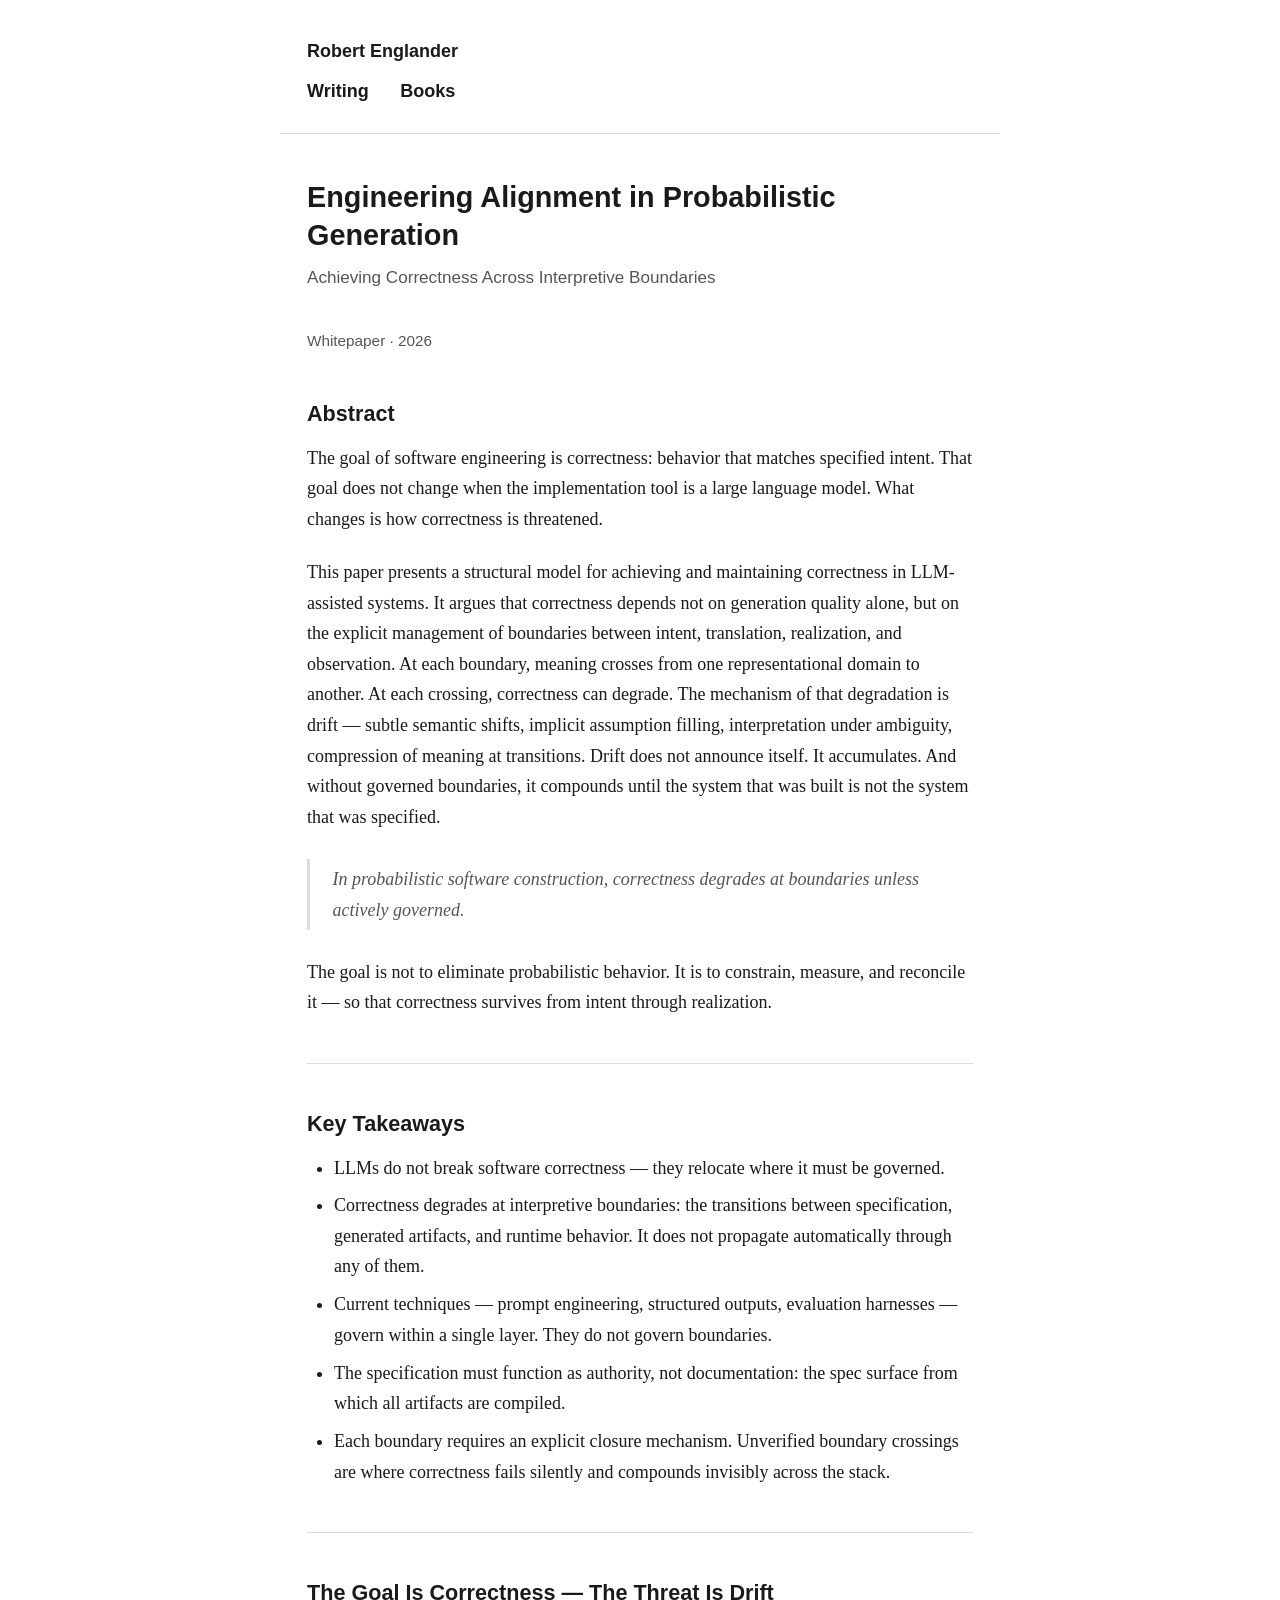
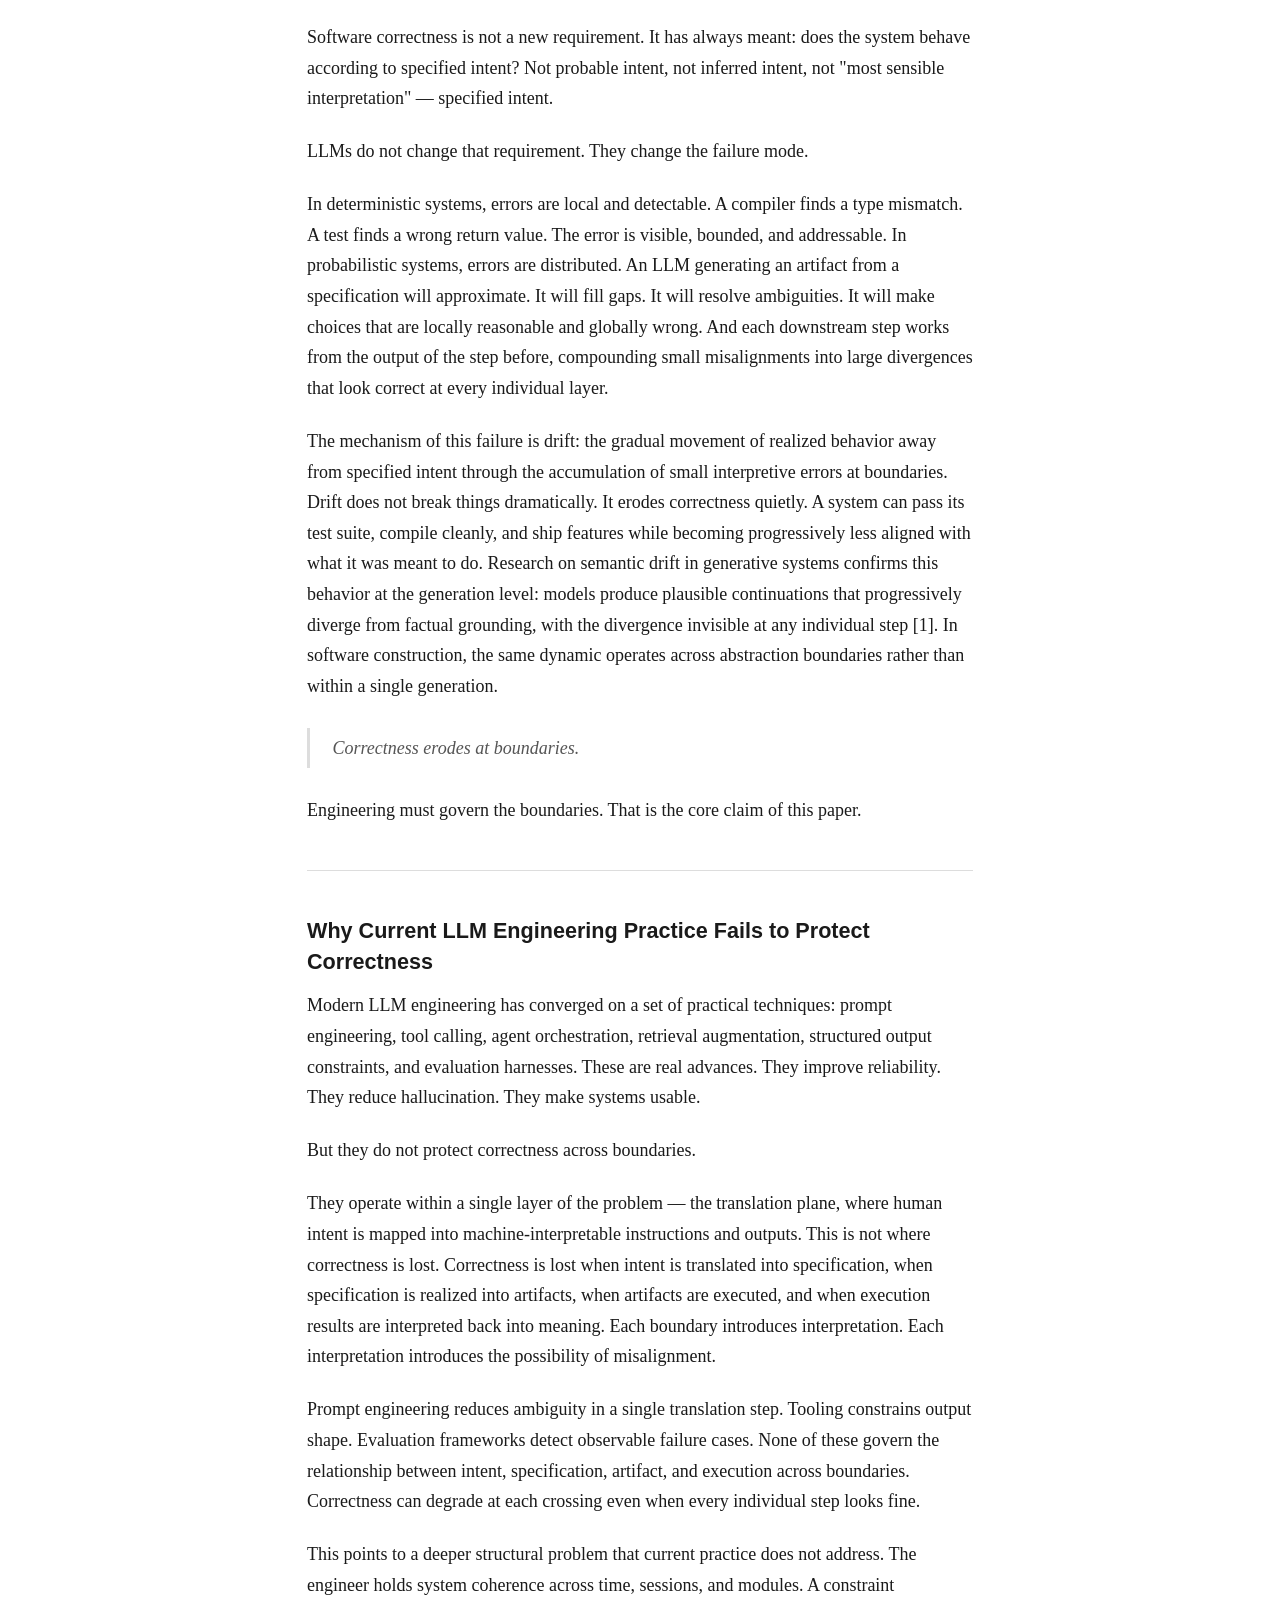
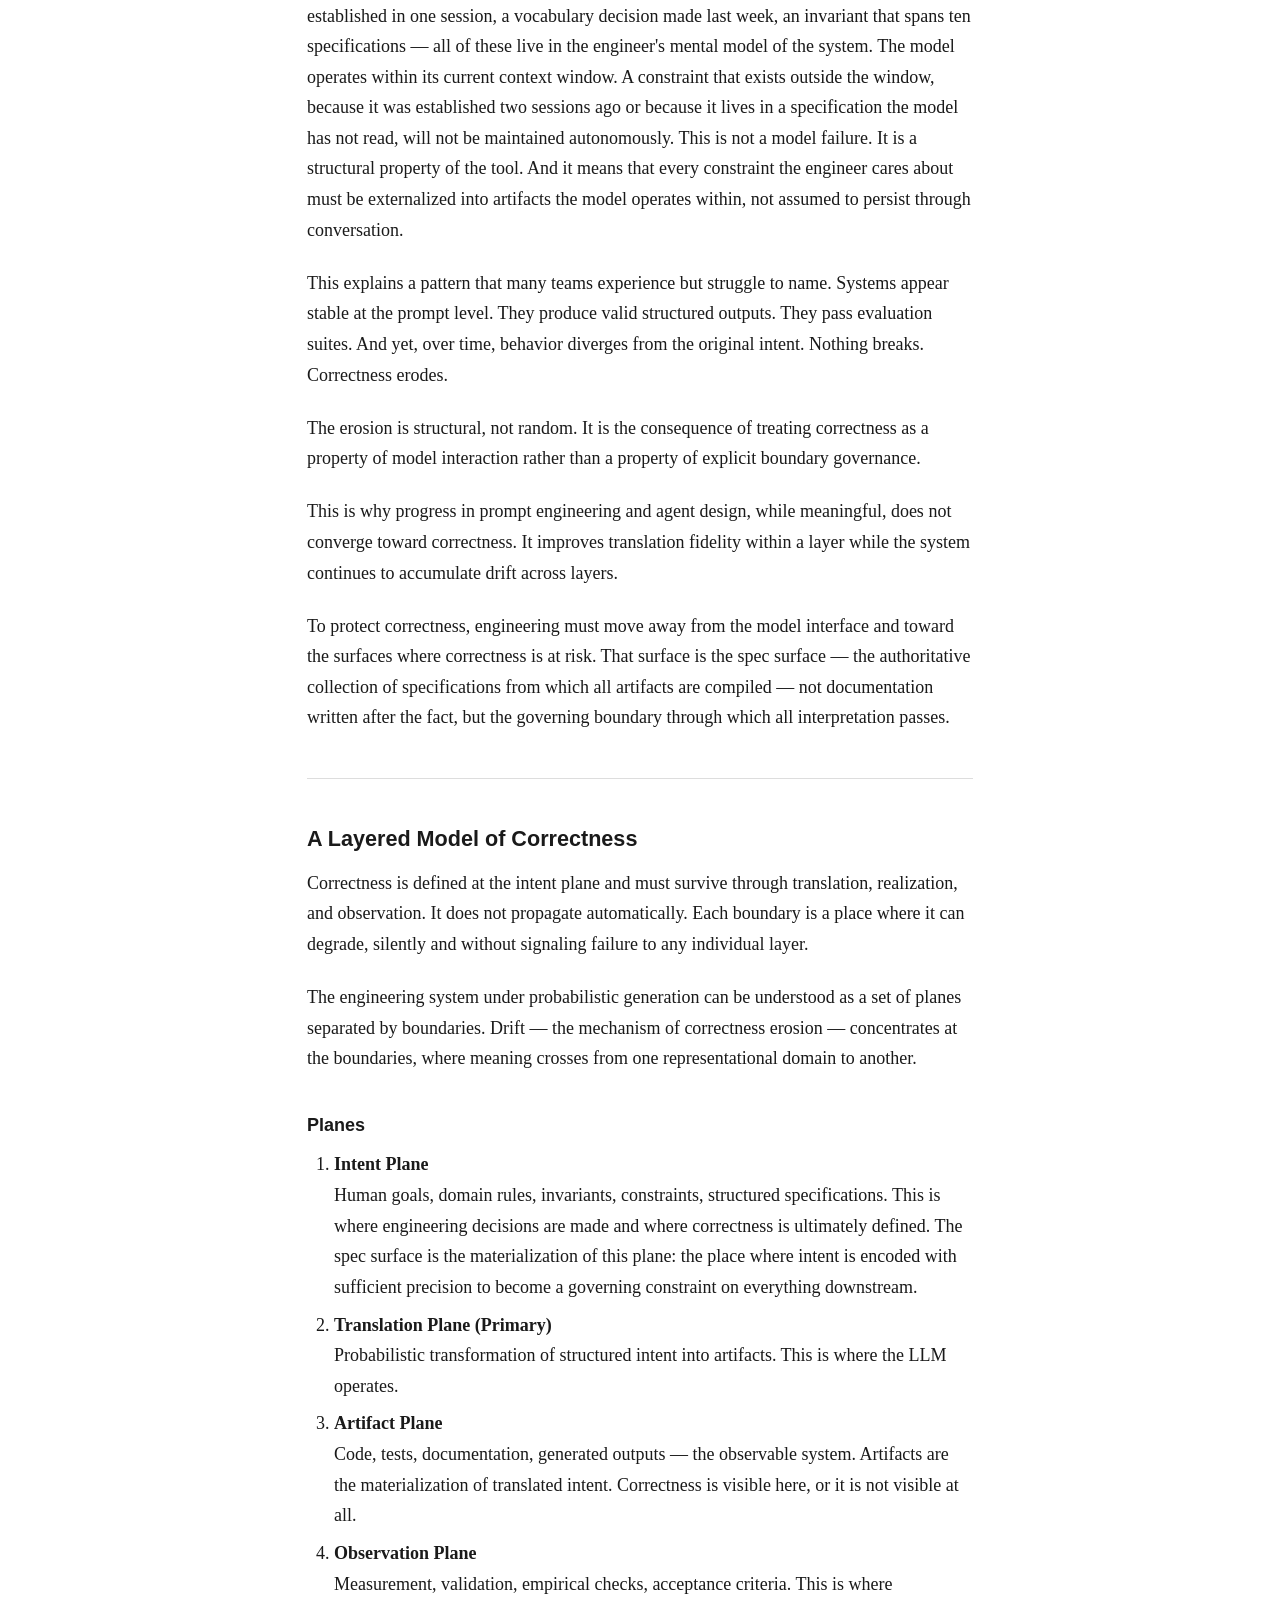
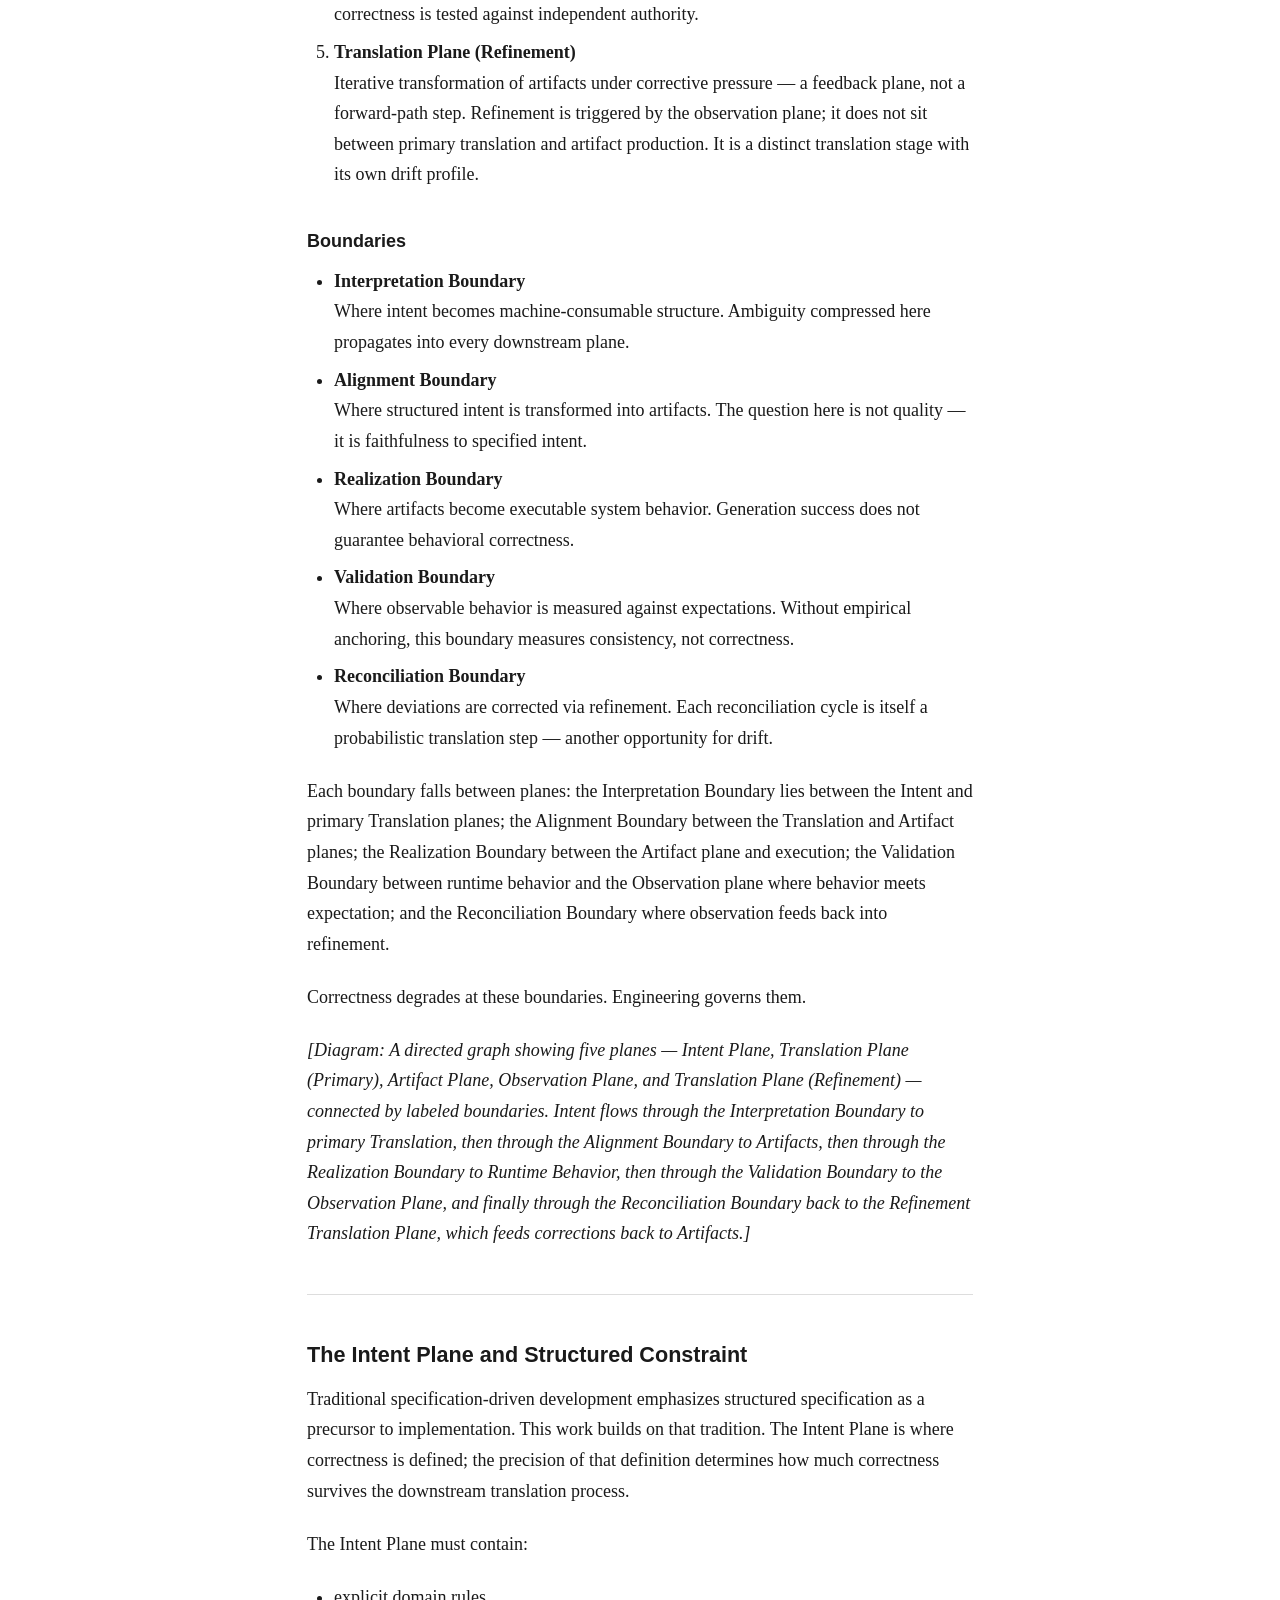
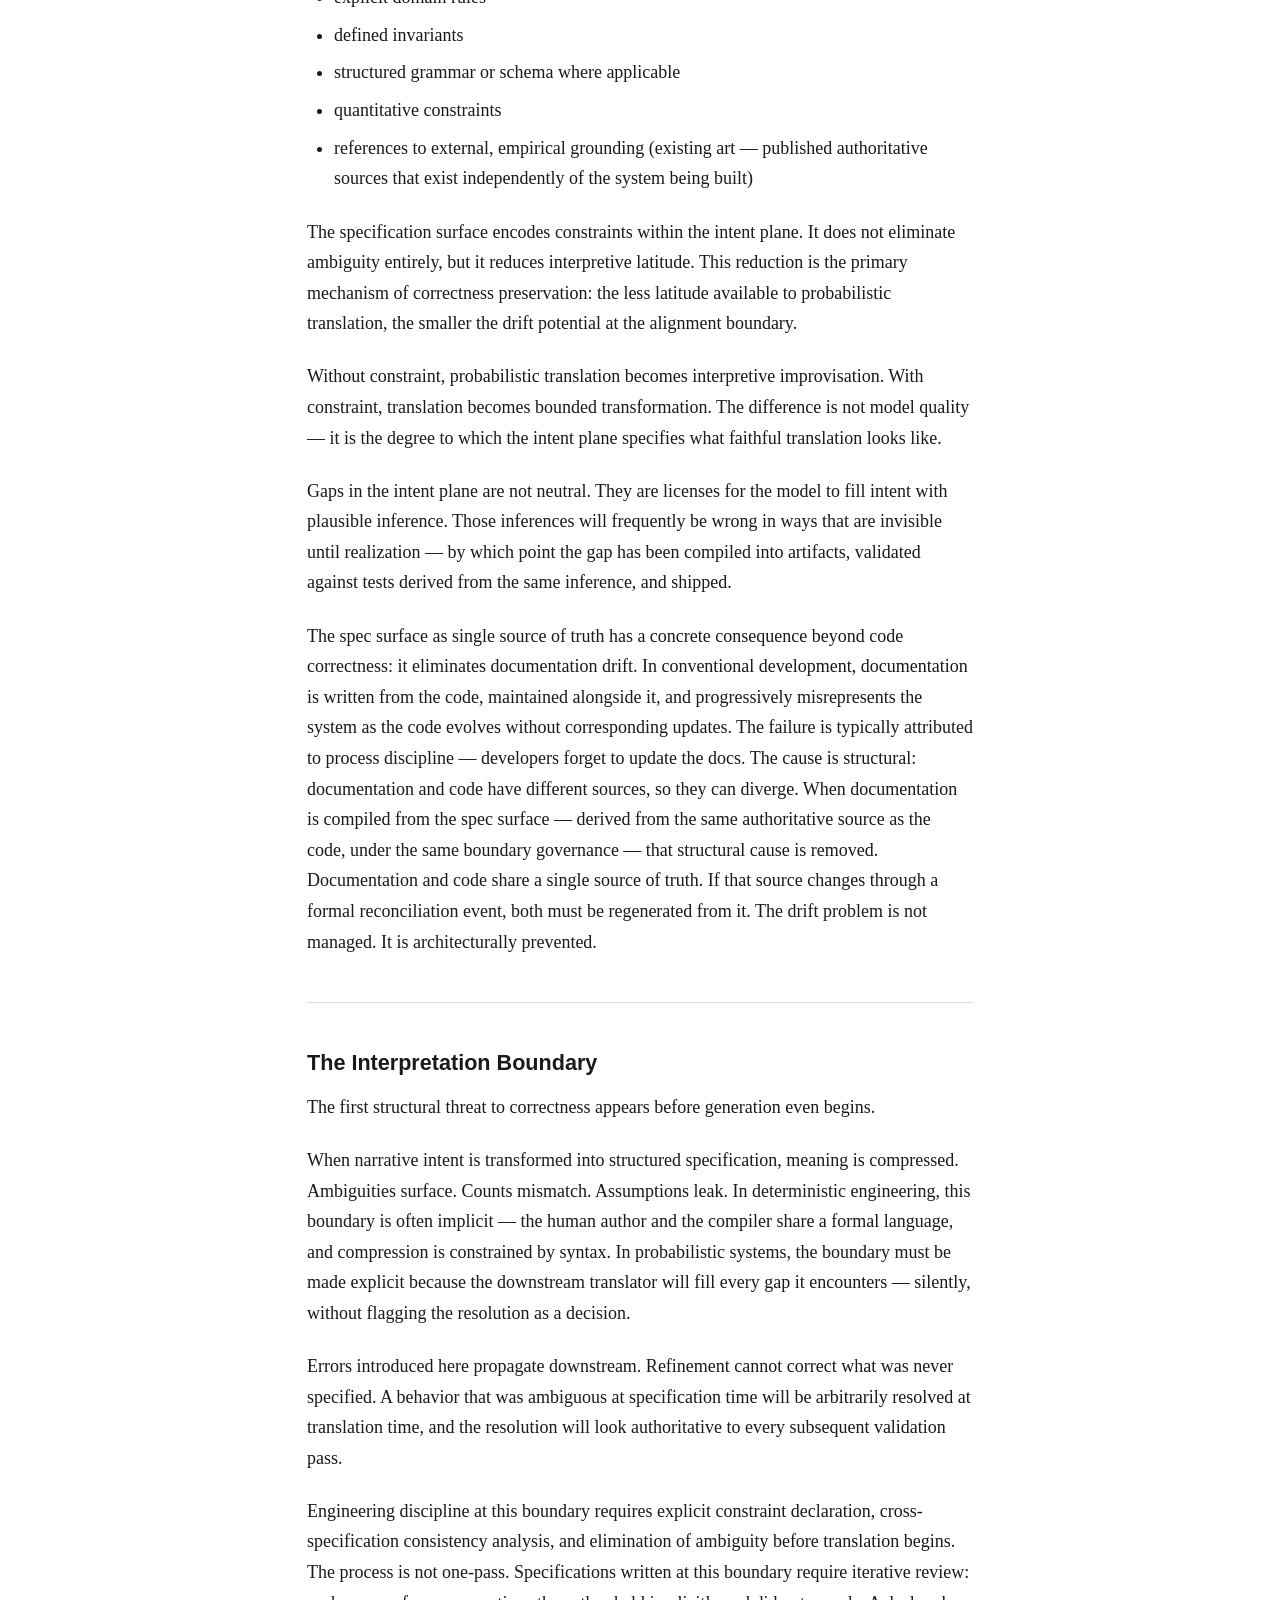
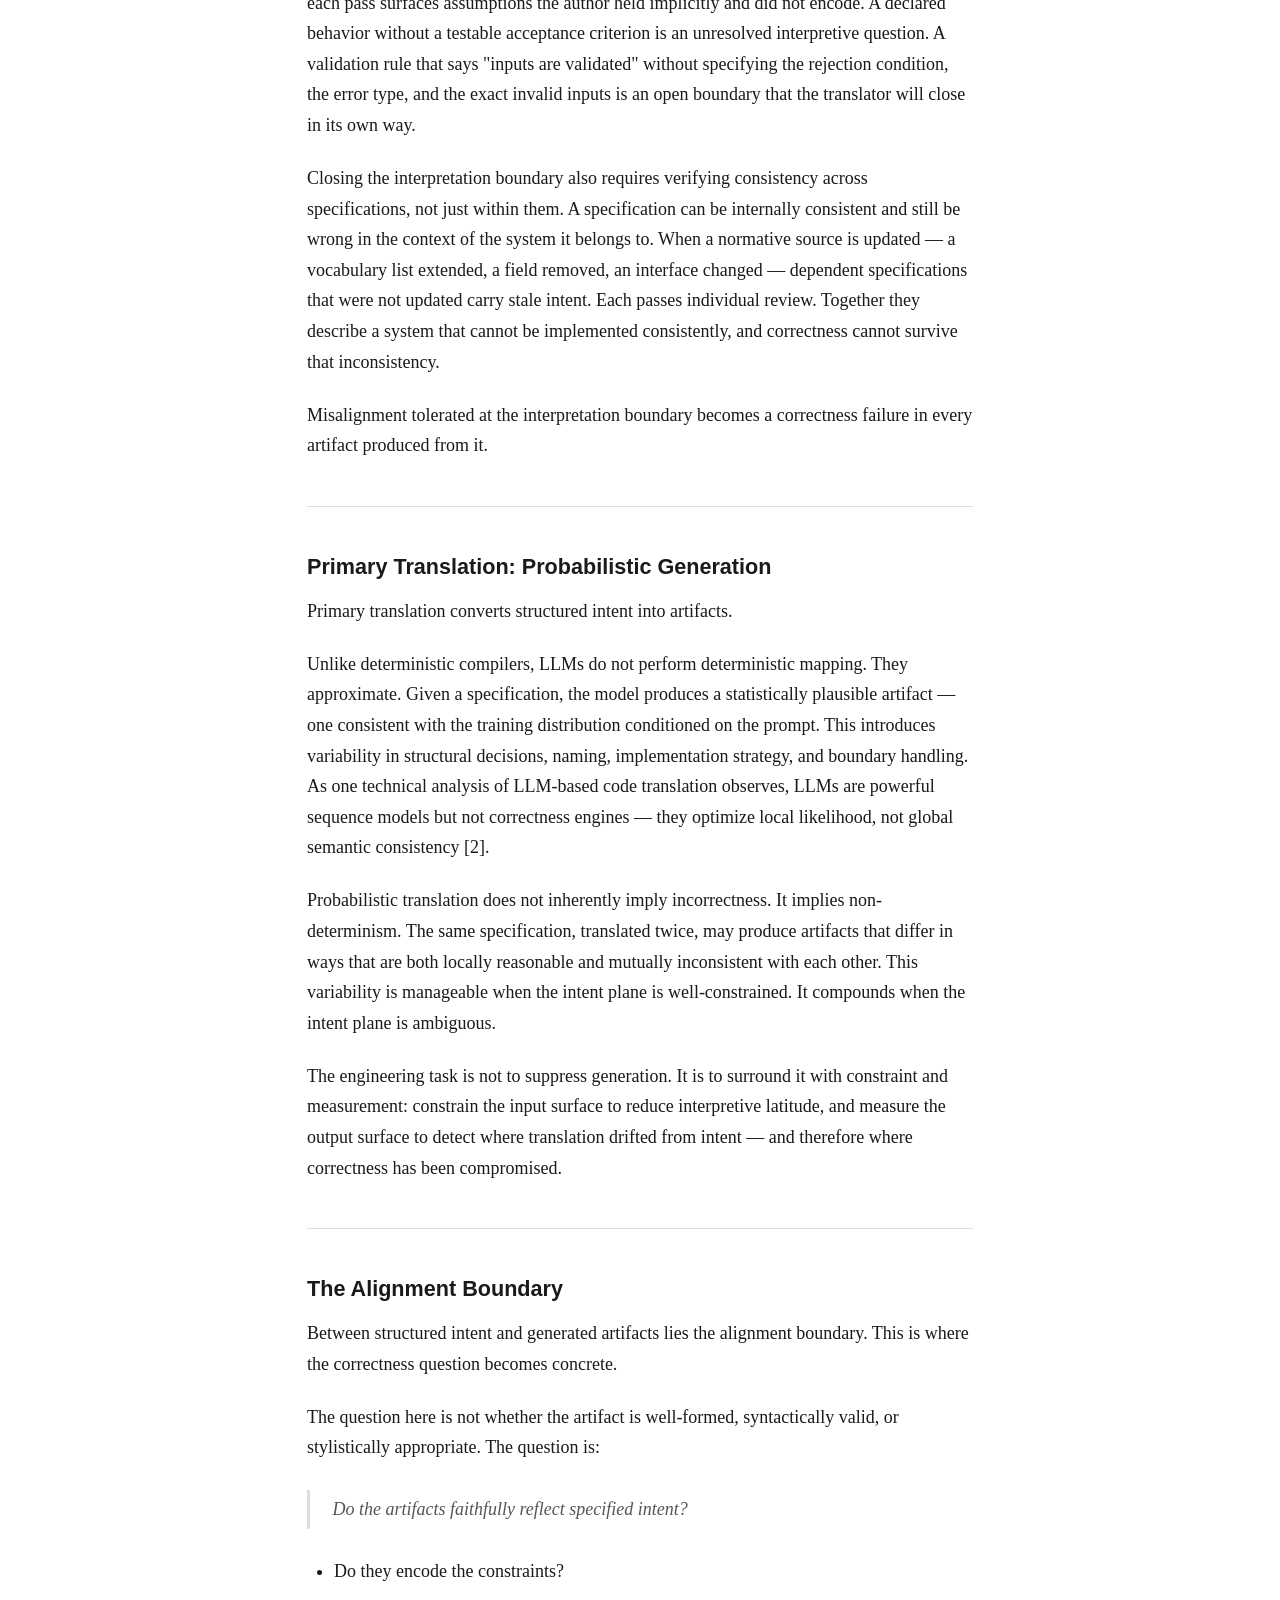
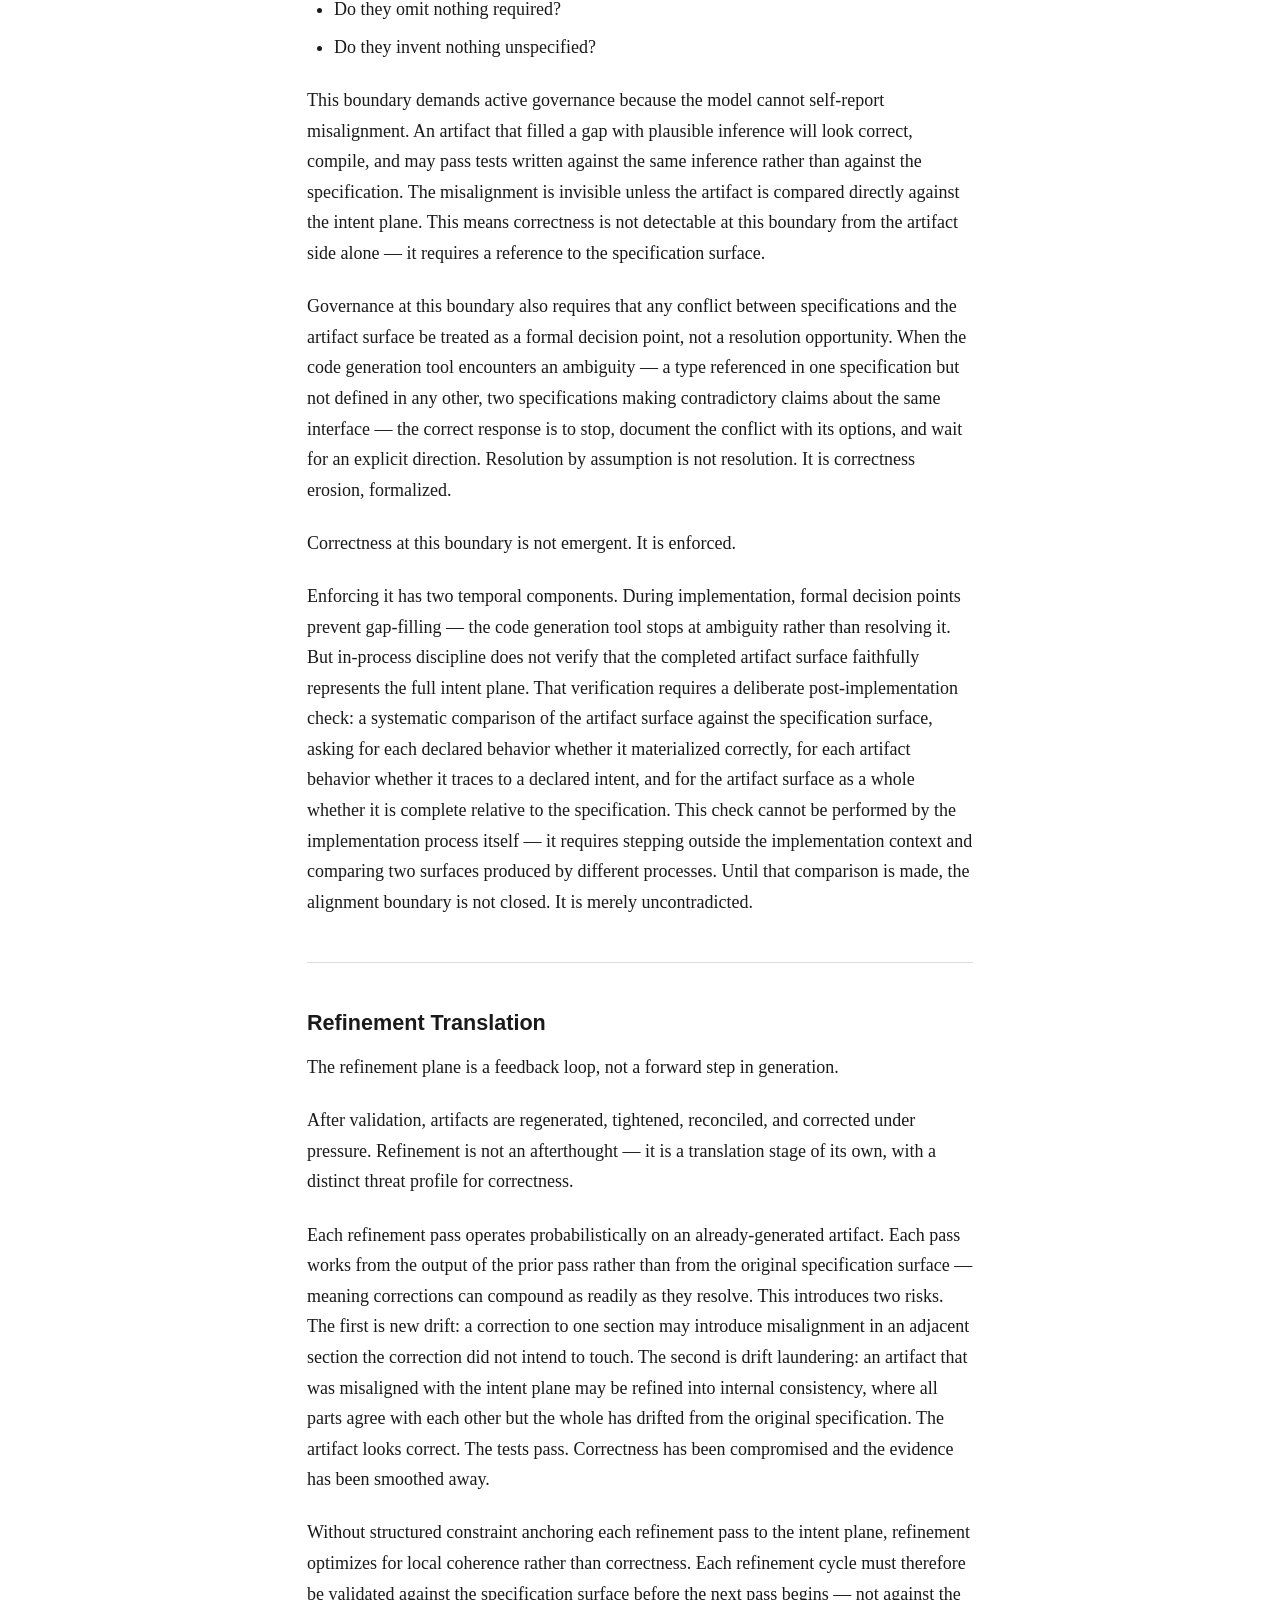
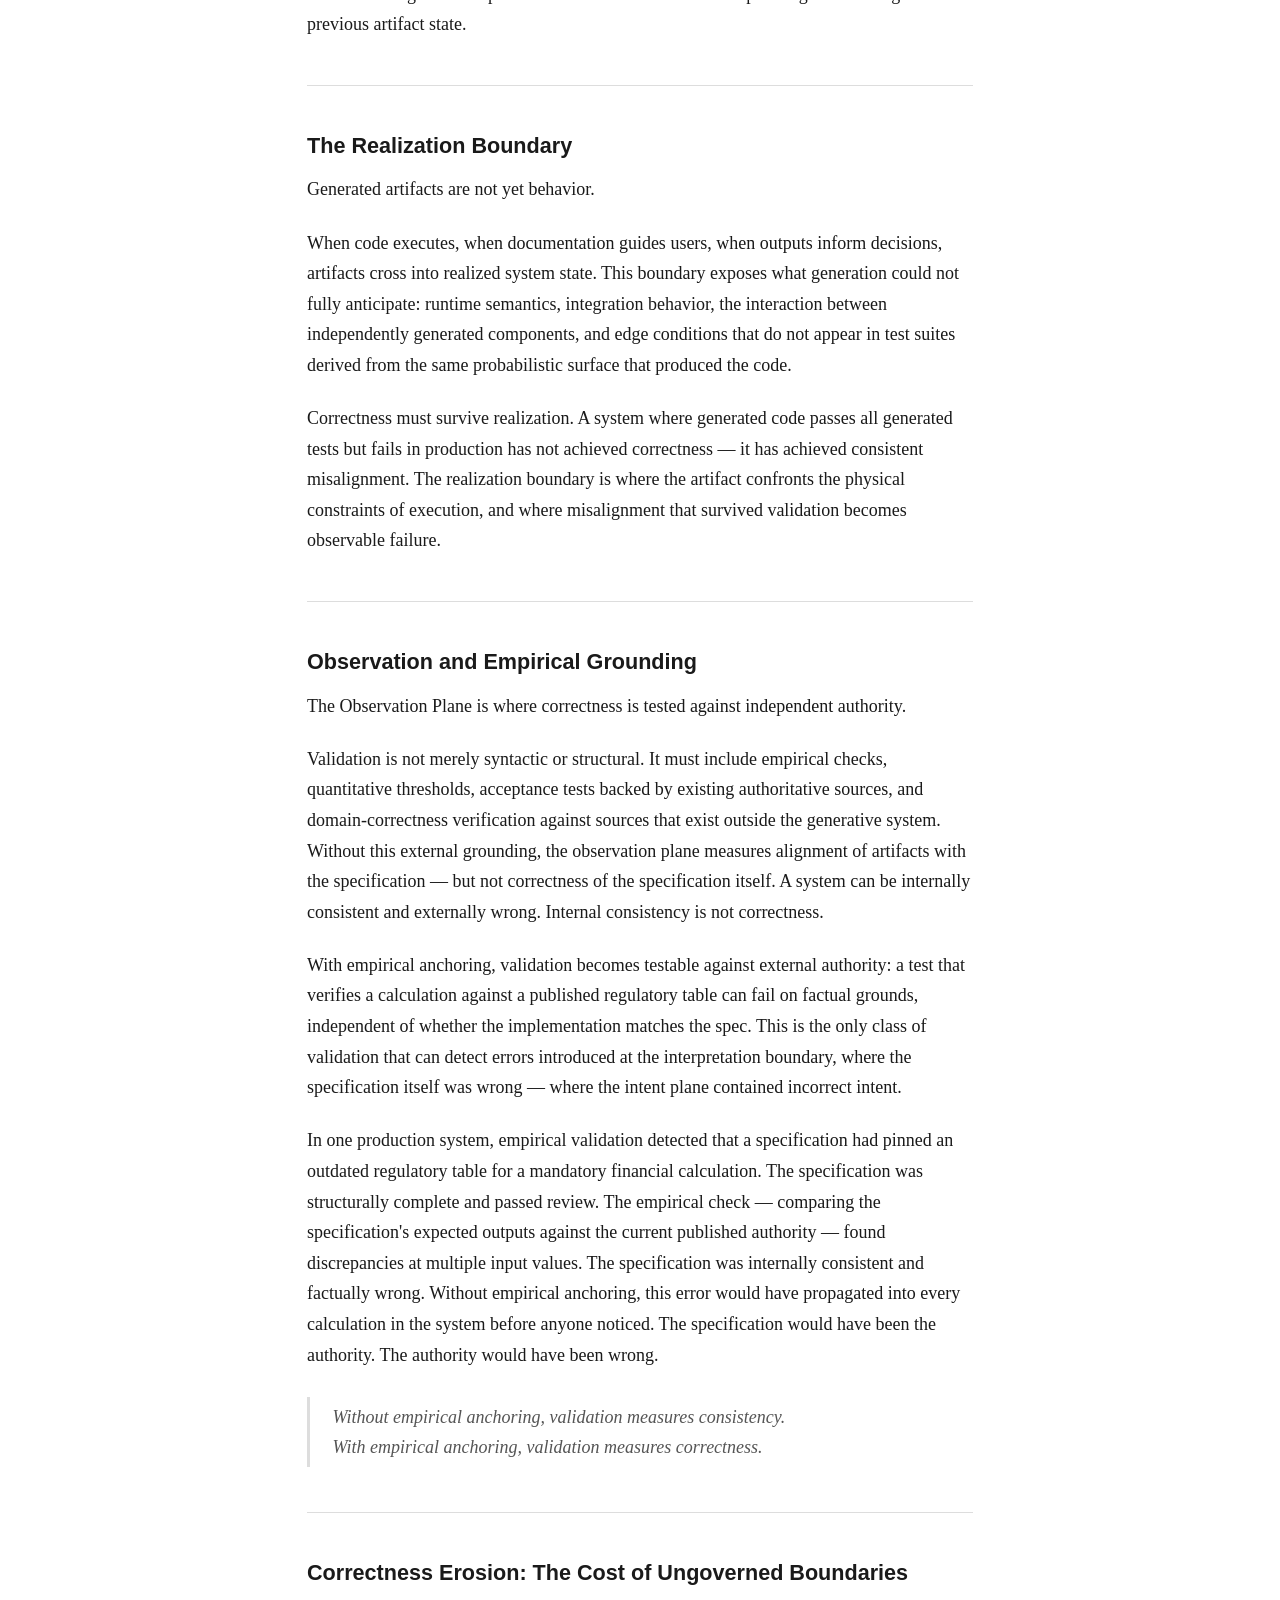
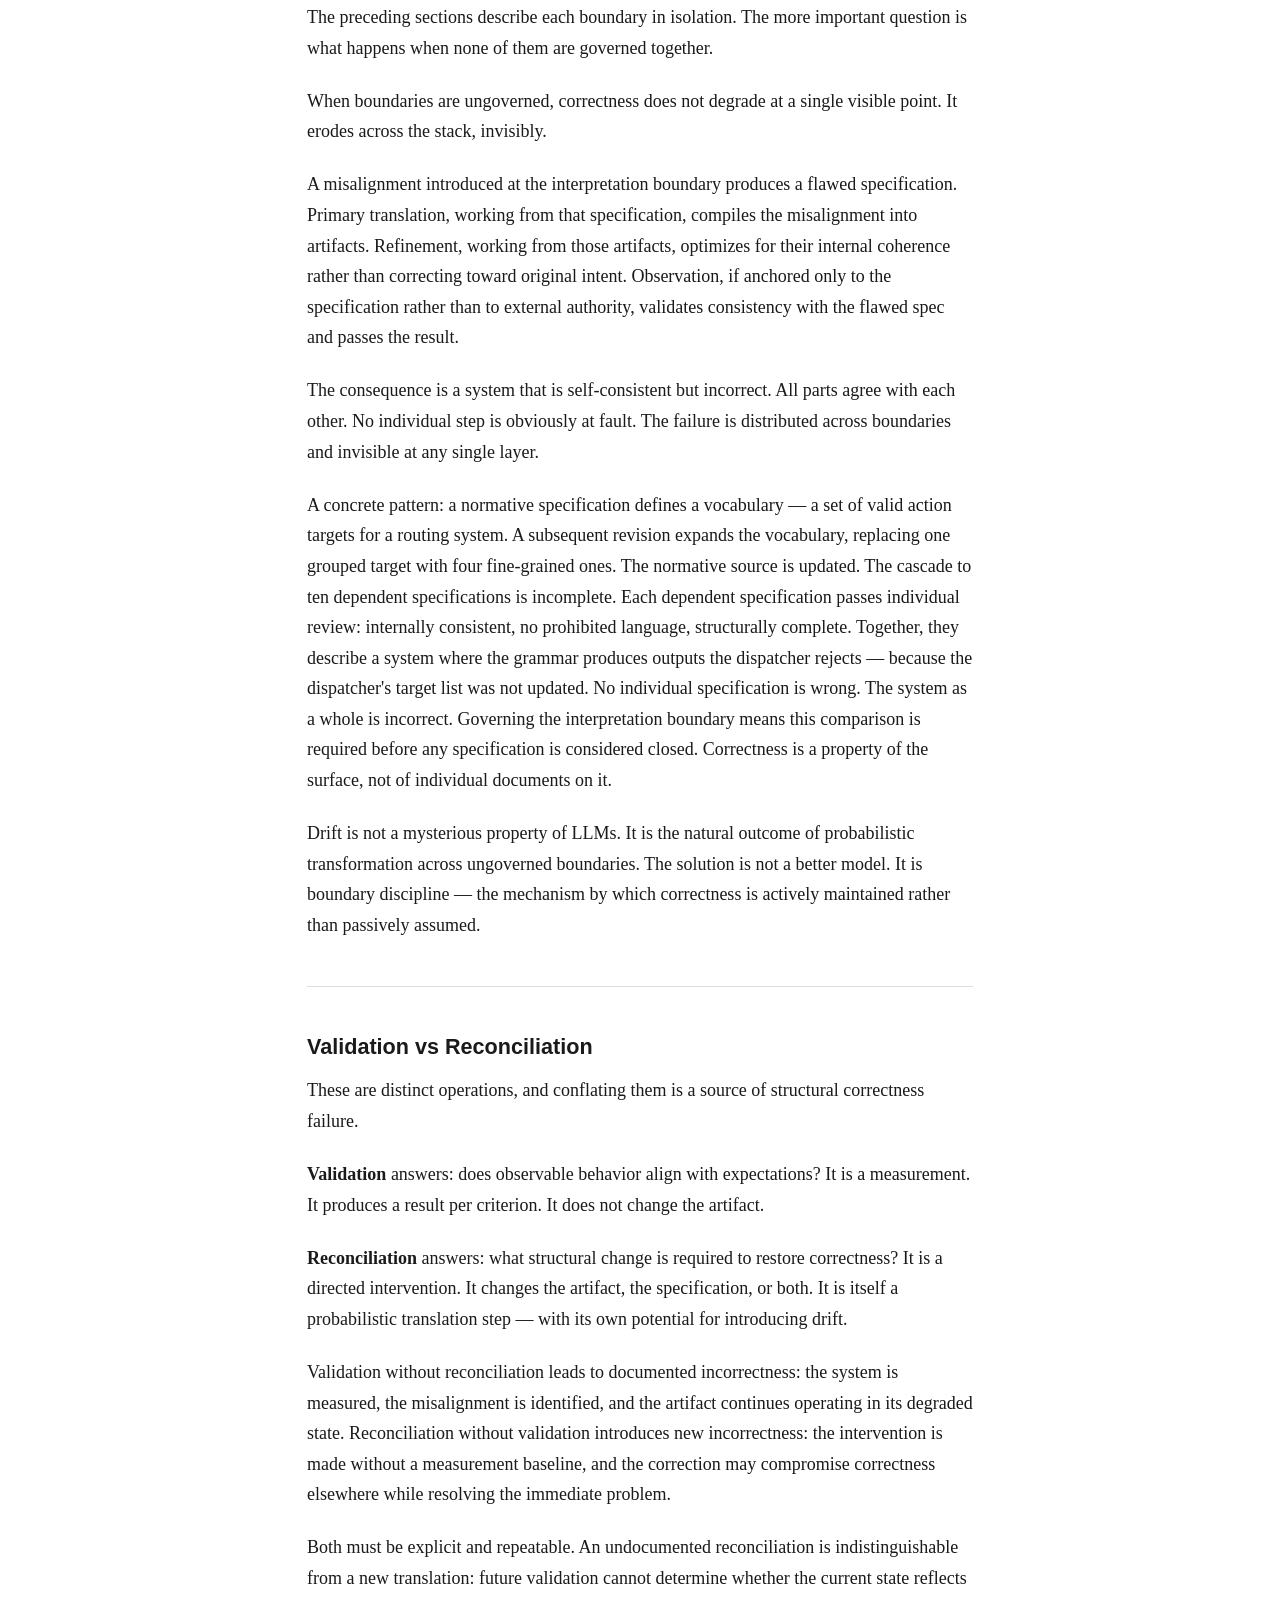
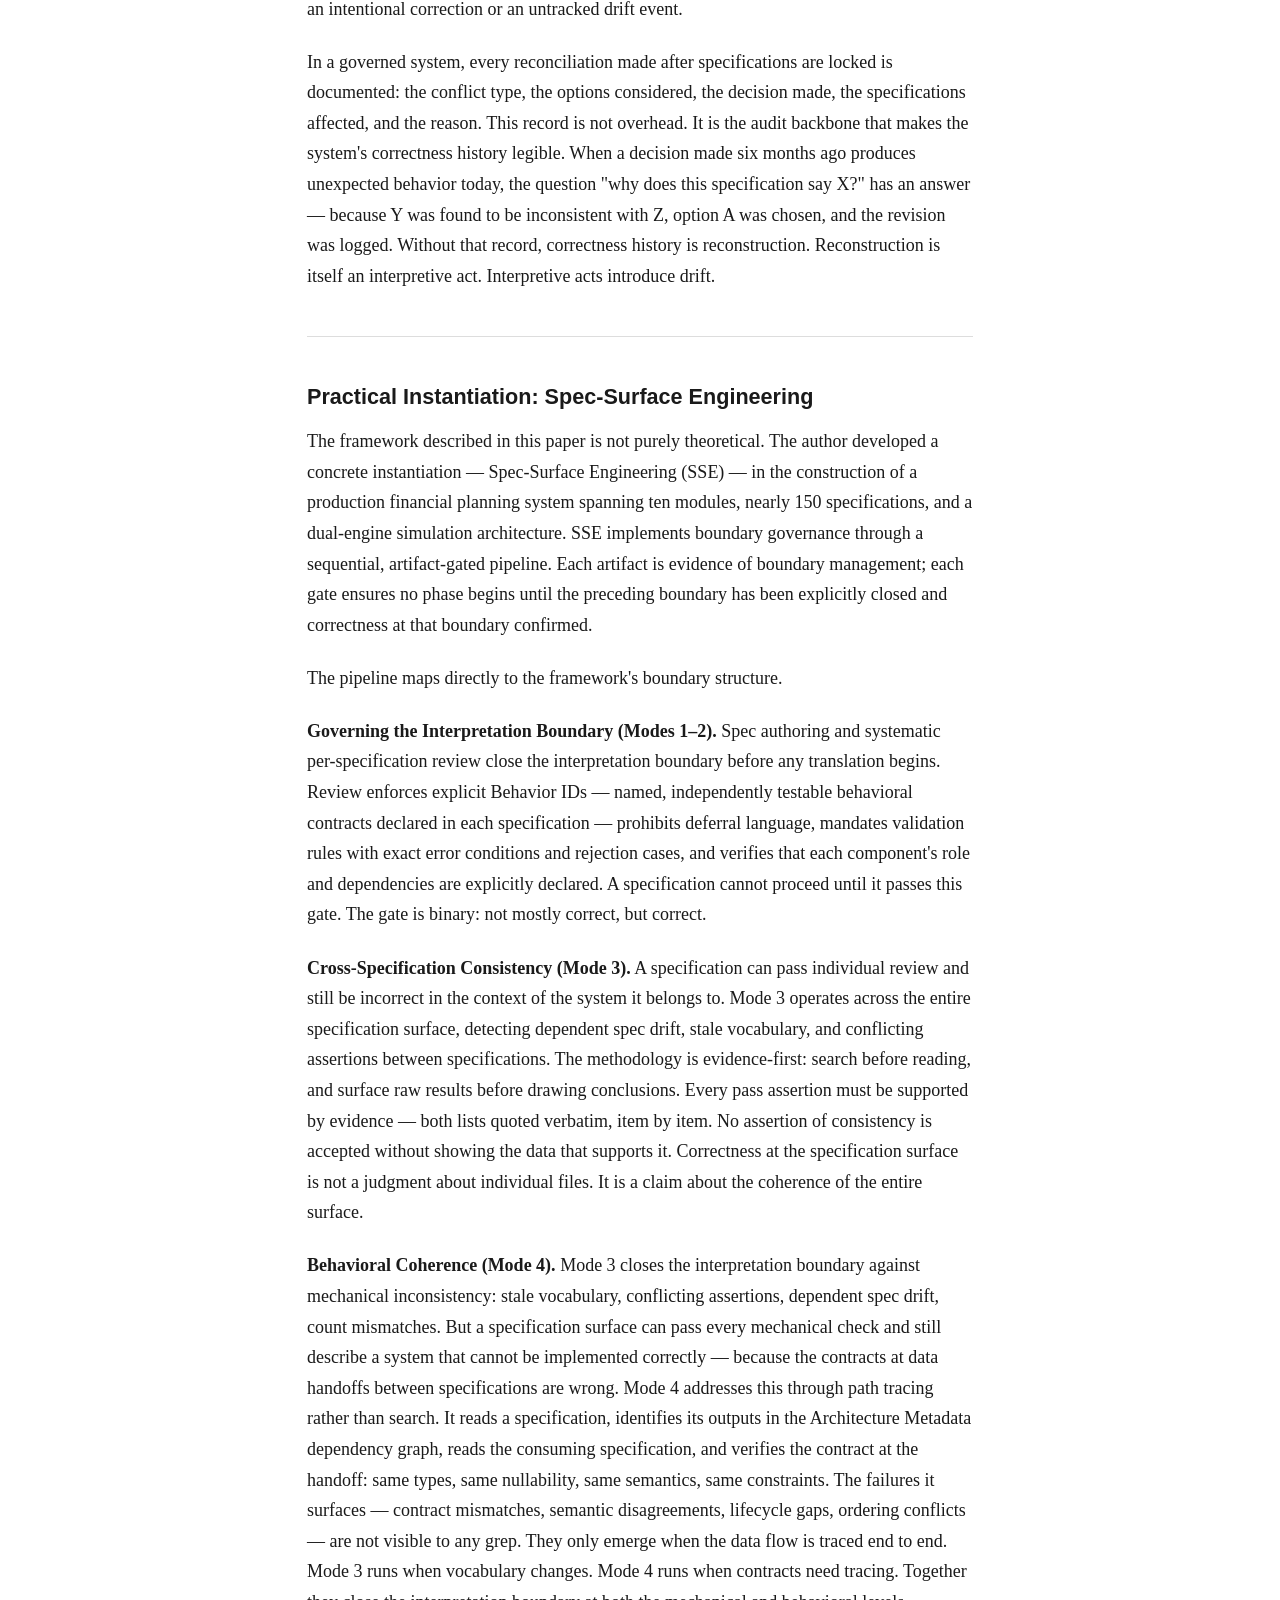
<file: writing/engineering-alignment/index.html>
<!DOCTYPE html>
<html lang="en">
<head>
  <meta charset="UTF-8">
  <meta name="viewport" content="width=device-width, initial-scale=1.0">
  <title>Engineering Alignment in Probabilistic Generation — Robert Englander</title>
  <meta name="description" content="A structural model for achieving and maintaining correctness in LLM-assisted systems, grounded in the construction of a production financial planning system.">
  <link rel="stylesheet" href="/css/style.css">
  <!-- Google tag (gtag.js) -->
  <script async src="https://www.googletagmanager.com/gtag/js?id=G-0KFMH9WVRH"></script>
  <script>
    window.dataLayer = window.dataLayer || [];
    function gtag(){dataLayer.push(arguments);}
    gtag('js', new Date());
    gtag('config', 'G-0KFMH9WVRH');
  </script>
</head>
<body>

<header class="site-header">
  <a href="/">Robert Englander</a>
  <nav>
    <a href="/writing/">Writing</a>
    <a href="/books/">Books</a>
  </nav>
</header>

<main>
  <article>

    <h1>Engineering Alignment in Probabilistic Generation</h1>
    <p class="subtitle">Achieving Correctness Across Interpretive Boundaries</p>
    <div class="meta">Whitepaper &middot; 2026</div>

    <h2>Abstract</h2>

    <p>The goal of software engineering is correctness: behavior that matches specified intent. That goal does not change when the implementation tool is a large language model. What changes is how correctness is threatened.</p>

    <p>This paper presents a structural model for achieving and maintaining correctness in LLM-assisted systems. It argues that correctness depends not on generation quality alone, but on the explicit management of boundaries between intent, translation, realization, and observation. At each boundary, meaning crosses from one representational domain to another. At each crossing, correctness can degrade. The mechanism of that degradation is drift — subtle semantic shifts, implicit assumption filling, interpretation under ambiguity, compression of meaning at transitions. Drift does not announce itself. It accumulates. And without governed boundaries, it compounds until the system that was built is not the system that was specified.</p>

    <blockquote><p>In probabilistic software construction, correctness degrades at boundaries unless actively governed.</p></blockquote>

    <p>The goal is not to eliminate probabilistic behavior. It is to constrain, measure, and reconcile it — so that correctness survives from intent through realization.</p>

    <hr>

    <h2>Key Takeaways</h2>

    <ul>
      <li>LLMs do not break software correctness — they relocate where it must be governed.</li>
      <li>Correctness degrades at interpretive boundaries: the transitions between specification, generated artifacts, and runtime behavior. It does not propagate automatically through any of them.</li>
      <li>Current techniques — prompt engineering, structured outputs, evaluation harnesses — govern within a single layer. They do not govern boundaries.</li>
      <li>The specification must function as authority, not documentation: the spec surface from which all artifacts are compiled.</li>
      <li>Each boundary requires an explicit closure mechanism. Unverified boundary crossings are where correctness fails silently and compounds invisibly across the stack.</li>
    </ul>

    <hr>

    <h2>The Goal Is Correctness — The Threat Is Drift</h2>

    <p>Software correctness is not a new requirement. It has always meant: does the system behave according to specified intent? Not probable intent, not inferred intent, not "most sensible interpretation" — specified intent.</p>

    <p>LLMs do not change that requirement. They change the failure mode.</p>

    <p>In deterministic systems, errors are local and detectable. A compiler finds a type mismatch. A test finds a wrong return value. The error is visible, bounded, and addressable. In probabilistic systems, errors are distributed. An LLM generating an artifact from a specification will approximate. It will fill gaps. It will resolve ambiguities. It will make choices that are locally reasonable and globally wrong. And each downstream step works from the output of the step before, compounding small misalignments into large divergences that look correct at every individual layer.</p>

    <p>The mechanism of this failure is drift: the gradual movement of realized behavior away from specified intent through the accumulation of small interpretive errors at boundaries. Drift does not break things dramatically. It erodes correctness quietly. A system can pass its test suite, compile cleanly, and ship features while becoming progressively less aligned with what it was meant to do. Research on semantic drift in generative systems confirms this behavior at the generation level: models produce plausible continuations that progressively diverge from factual grounding, with the divergence invisible at any individual step [1]. In software construction, the same dynamic operates across abstraction boundaries rather than within a single generation.</p>

    <blockquote><p>Correctness erodes at boundaries.</p></blockquote>

    <p>Engineering must govern the boundaries. That is the core claim of this paper.</p>

    <hr>

    <h2>Why Current LLM Engineering Practice Fails to Protect Correctness</h2>

    <p>Modern LLM engineering has converged on a set of practical techniques: prompt engineering, tool calling, agent orchestration, retrieval augmentation, structured output constraints, and evaluation harnesses. These are real advances. They improve reliability. They reduce hallucination. They make systems usable.</p>

    <p>But they do not protect correctness across boundaries.</p>

    <p>They operate within a single layer of the problem — the translation plane, where human intent is mapped into machine-interpretable instructions and outputs. This is not where correctness is lost. Correctness is lost when intent is translated into specification, when specification is realized into artifacts, when artifacts are executed, and when execution results are interpreted back into meaning. Each boundary introduces interpretation. Each interpretation introduces the possibility of misalignment.</p>

    <p>Prompt engineering reduces ambiguity in a single translation step. Tooling constrains output shape. Evaluation frameworks detect observable failure cases. None of these govern the relationship between intent, specification, artifact, and execution across boundaries. Correctness can degrade at each crossing even when every individual step looks fine.</p>

    <p>This points to a deeper structural problem that current practice does not address. The engineer holds system coherence across time, sessions, and modules. A constraint established in one session, a vocabulary decision made last week, an invariant that spans ten specifications — all of these live in the engineer's mental model of the system. The model operates within its current context window. A constraint that exists outside the window, because it was established two sessions ago or because it lives in a specification the model has not read, will not be maintained autonomously. This is not a model failure. It is a structural property of the tool. And it means that every constraint the engineer cares about must be externalized into artifacts the model operates within, not assumed to persist through conversation.</p>

    <p>This explains a pattern that many teams experience but struggle to name. Systems appear stable at the prompt level. They produce valid structured outputs. They pass evaluation suites. And yet, over time, behavior diverges from the original intent. Nothing breaks. Correctness erodes.</p>

    <p>The erosion is structural, not random. It is the consequence of treating correctness as a property of model interaction rather than a property of explicit boundary governance.</p>

    <p>This is why progress in prompt engineering and agent design, while meaningful, does not converge toward correctness. It improves translation fidelity within a layer while the system continues to accumulate drift across layers.</p>

    <p>To protect correctness, engineering must move away from the model interface and toward the surfaces where correctness is at risk. That surface is the spec surface — the authoritative collection of specifications from which all artifacts are compiled — not documentation written after the fact, but the governing boundary through which all interpretation passes.</p>

    <hr>

    <h2>A Layered Model of Correctness</h2>

    <p>Correctness is defined at the intent plane and must survive through translation, realization, and observation. It does not propagate automatically. Each boundary is a place where it can degrade, silently and without signaling failure to any individual layer.</p>

    <p>The engineering system under probabilistic generation can be understood as a set of planes separated by boundaries. Drift — the mechanism of correctness erosion — concentrates at the boundaries, where meaning crosses from one representational domain to another.</p>

    <h3>Planes</h3>

    <ol>
      <li><strong>Intent Plane</strong><br>
      Human goals, domain rules, invariants, constraints, structured specifications. This is where engineering decisions are made and where correctness is ultimately defined. The spec surface is the materialization of this plane: the place where intent is encoded with sufficient precision to become a governing constraint on everything downstream.</li>

      <li><strong>Translation Plane (Primary)</strong><br>
      Probabilistic transformation of structured intent into artifacts. This is where the LLM operates.</li>

      <li><strong>Artifact Plane</strong><br>
      Code, tests, documentation, generated outputs — the observable system. Artifacts are the materialization of translated intent. Correctness is visible here, or it is not visible at all.</li>

      <li><strong>Observation Plane</strong><br>
      Measurement, validation, empirical checks, acceptance criteria. This is where correctness is tested against independent authority.</li>

      <li><strong>Translation Plane (Refinement)</strong><br>
      Iterative transformation of artifacts under corrective pressure — a feedback plane, not a forward-path step. Refinement is triggered by the observation plane; it does not sit between primary translation and artifact production. It is a distinct translation stage with its own drift profile.</li>
    </ol>

    <h3>Boundaries</h3>

    <ul>
      <li><strong>Interpretation Boundary</strong><br>
      Where intent becomes machine-consumable structure. Ambiguity compressed here propagates into every downstream plane.</li>

      <li><strong>Alignment Boundary</strong><br>
      Where structured intent is transformed into artifacts. The question here is not quality — it is faithfulness to specified intent.</li>

      <li><strong>Realization Boundary</strong><br>
      Where artifacts become executable system behavior. Generation success does not guarantee behavioral correctness.</li>

      <li><strong>Validation Boundary</strong><br>
      Where observable behavior is measured against expectations. Without empirical anchoring, this boundary measures consistency, not correctness.</li>

      <li><strong>Reconciliation Boundary</strong><br>
      Where deviations are corrected via refinement. Each reconciliation cycle is itself a probabilistic translation step — another opportunity for drift.</li>
    </ul>

    <p>Each boundary falls between planes: the Interpretation Boundary lies between the Intent and primary Translation planes; the Alignment Boundary between the Translation and Artifact planes; the Realization Boundary between the Artifact plane and execution; the Validation Boundary between runtime behavior and the Observation plane where behavior meets expectation; and the Reconciliation Boundary where observation feeds back into refinement.</p>

    <p>Correctness degrades at these boundaries. Engineering governs them.</p>

    <div class="diagram-placeholder"><p><em>[Diagram: A directed graph showing five planes — Intent Plane, Translation Plane (Primary), Artifact Plane, Observation Plane, and Translation Plane (Refinement) — connected by labeled boundaries. Intent flows through the Interpretation Boundary to primary Translation, then through the Alignment Boundary to Artifacts, then through the Realization Boundary to Runtime Behavior, then through the Validation Boundary to the Observation Plane, and finally through the Reconciliation Boundary back to the Refinement Translation Plane, which feeds corrections back to Artifacts.]</em></p></div>

    <hr>

    <h2>The Intent Plane and Structured Constraint</h2>

    <p>Traditional specification-driven development emphasizes structured specification as a precursor to implementation. This work builds on that tradition. The Intent Plane is where correctness is defined; the precision of that definition determines how much correctness survives the downstream translation process.</p>

    <p>The Intent Plane must contain:</p>

    <ul>
      <li>explicit domain rules</li>
      <li>defined invariants</li>
      <li>structured grammar or schema where applicable</li>
      <li>quantitative constraints</li>
      <li>references to external, empirical grounding (existing art — published authoritative sources that exist independently of the system being built)</li>
    </ul>

    <p>The specification surface encodes constraints within the intent plane. It does not eliminate ambiguity entirely, but it reduces interpretive latitude. This reduction is the primary mechanism of correctness preservation: the less latitude available to probabilistic translation, the smaller the drift potential at the alignment boundary.</p>

    <p>Without constraint, probabilistic translation becomes interpretive improvisation. With constraint, translation becomes bounded transformation. The difference is not model quality — it is the degree to which the intent plane specifies what faithful translation looks like.</p>

    <p>Gaps in the intent plane are not neutral. They are licenses for the model to fill intent with plausible inference. Those inferences will frequently be wrong in ways that are invisible until realization — by which point the gap has been compiled into artifacts, validated against tests derived from the same inference, and shipped.</p>

    <p>The spec surface as single source of truth has a concrete consequence beyond code correctness: it eliminates documentation drift. In conventional development, documentation is written from the code, maintained alongside it, and progressively misrepresents the system as the code evolves without corresponding updates. The failure is typically attributed to process discipline — developers forget to update the docs. The cause is structural: documentation and code have different sources, so they can diverge. When documentation is compiled from the spec surface — derived from the same authoritative source as the code, under the same boundary governance — that structural cause is removed. Documentation and code share a single source of truth. If that source changes through a formal reconciliation event, both must be regenerated from it. The drift problem is not managed. It is architecturally prevented.</p>

    <hr>

    <h2>The Interpretation Boundary</h2>

    <p>The first structural threat to correctness appears before generation even begins.</p>

    <p>When narrative intent is transformed into structured specification, meaning is compressed. Ambiguities surface. Counts mismatch. Assumptions leak. In deterministic engineering, this boundary is often implicit — the human author and the compiler share a formal language, and compression is constrained by syntax. In probabilistic systems, the boundary must be made explicit because the downstream translator will fill every gap it encounters — silently, without flagging the resolution as a decision.</p>

    <p>Errors introduced here propagate downstream. Refinement cannot correct what was never specified. A behavior that was ambiguous at specification time will be arbitrarily resolved at translation time, and the resolution will look authoritative to every subsequent validation pass.</p>

    <p>Engineering discipline at this boundary requires explicit constraint declaration, cross-specification consistency analysis, and elimination of ambiguity before translation begins. The process is not one-pass. Specifications written at this boundary require iterative review: each pass surfaces assumptions the author held implicitly and did not encode. A declared behavior without a testable acceptance criterion is an unresolved interpretive question. A validation rule that says "inputs are validated" without specifying the rejection condition, the error type, and the exact invalid inputs is an open boundary that the translator will close in its own way.</p>

    <p>Closing the interpretation boundary also requires verifying consistency across specifications, not just within them. A specification can be internally consistent and still be wrong in the context of the system it belongs to. When a normative source is updated — a vocabulary list extended, a field removed, an interface changed — dependent specifications that were not updated carry stale intent. Each passes individual review. Together they describe a system that cannot be implemented consistently, and correctness cannot survive that inconsistency.</p>

    <p>Misalignment tolerated at the interpretation boundary becomes a correctness failure in every artifact produced from it.</p>

    <hr>

    <h2>Primary Translation: Probabilistic Generation</h2>

    <p>Primary translation converts structured intent into artifacts.</p>

    <p>Unlike deterministic compilers, LLMs do not perform deterministic mapping. They approximate. Given a specification, the model produces a statistically plausible artifact — one consistent with the training distribution conditioned on the prompt. This introduces variability in structural decisions, naming, implementation strategy, and boundary handling. As one technical analysis of LLM-based code translation observes, LLMs are powerful sequence models but not correctness engines — they optimize local likelihood, not global semantic consistency [2].</p>

    <p>Probabilistic translation does not inherently imply incorrectness. It implies non-determinism. The same specification, translated twice, may produce artifacts that differ in ways that are both locally reasonable and mutually inconsistent with each other. This variability is manageable when the intent plane is well-constrained. It compounds when the intent plane is ambiguous.</p>

    <p>The engineering task is not to suppress generation. It is to surround it with constraint and measurement: constrain the input surface to reduce interpretive latitude, and measure the output surface to detect where translation drifted from intent — and therefore where correctness has been compromised.</p>

    <hr>

    <h2>The Alignment Boundary</h2>

    <p>Between structured intent and generated artifacts lies the alignment boundary. This is where the correctness question becomes concrete.</p>

    <p>The question here is not whether the artifact is well-formed, syntactically valid, or stylistically appropriate. The question is:</p>

    <blockquote><p>Do the artifacts faithfully reflect specified intent?</p></blockquote>

    <ul>
      <li>Do they encode the constraints?</li>
      <li>Do they omit nothing required?</li>
      <li>Do they invent nothing unspecified?</li>
    </ul>

    <p>This boundary demands active governance because the model cannot self-report misalignment. An artifact that filled a gap with plausible inference will look correct, compile, and may pass tests written against the same inference rather than against the specification. The misalignment is invisible unless the artifact is compared directly against the intent plane. This means correctness is not detectable at this boundary from the artifact side alone — it requires a reference to the specification surface.</p>

    <p>Governance at this boundary also requires that any conflict between specifications and the artifact surface be treated as a formal decision point, not a resolution opportunity. When the code generation tool encounters an ambiguity — a type referenced in one specification but not defined in any other, two specifications making contradictory claims about the same interface — the correct response is to stop, document the conflict with its options, and wait for an explicit direction. Resolution by assumption is not resolution. It is correctness erosion, formalized.</p>

    <p>Correctness at this boundary is not emergent. It is enforced.</p>

    <p>Enforcing it has two temporal components. During implementation, formal decision points prevent gap-filling — the code generation tool stops at ambiguity rather than resolving it. But in-process discipline does not verify that the completed artifact surface faithfully represents the full intent plane. That verification requires a deliberate post-implementation check: a systematic comparison of the artifact surface against the specification surface, asking for each declared behavior whether it materialized correctly, for each artifact behavior whether it traces to a declared intent, and for the artifact surface as a whole whether it is complete relative to the specification. This check cannot be performed by the implementation process itself — it requires stepping outside the implementation context and comparing two surfaces produced by different processes. Until that comparison is made, the alignment boundary is not closed. It is merely uncontradicted.</p>

    <hr>

    <h2>Refinement Translation</h2>

    <p>The refinement plane is a feedback loop, not a forward step in generation.</p>

    <p>After validation, artifacts are regenerated, tightened, reconciled, and corrected under pressure. Refinement is not an afterthought — it is a translation stage of its own, with a distinct threat profile for correctness.</p>

    <p>Each refinement pass operates probabilistically on an already-generated artifact. Each pass works from the output of the prior pass rather than from the original specification surface — meaning corrections can compound as readily as they resolve. This introduces two risks. The first is new drift: a correction to one section may introduce misalignment in an adjacent section the correction did not intend to touch. The second is drift laundering: an artifact that was misaligned with the intent plane may be refined into internal consistency, where all parts agree with each other but the whole has drifted from the original specification. The artifact looks correct. The tests pass. Correctness has been compromised and the evidence has been smoothed away.</p>

    <p>Without structured constraint anchoring each refinement pass to the intent plane, refinement optimizes for local coherence rather than correctness. Each refinement cycle must therefore be validated against the specification surface before the next pass begins — not against the previous artifact state.</p>

    <hr>

    <h2>The Realization Boundary</h2>

    <p>Generated artifacts are not yet behavior.</p>

    <p>When code executes, when documentation guides users, when outputs inform decisions, artifacts cross into realized system state. This boundary exposes what generation could not fully anticipate: runtime semantics, integration behavior, the interaction between independently generated components, and edge conditions that do not appear in test suites derived from the same probabilistic surface that produced the code.</p>

    <p>Correctness must survive realization. A system where generated code passes all generated tests but fails in production has not achieved correctness — it has achieved consistent misalignment. The realization boundary is where the artifact confronts the physical constraints of execution, and where misalignment that survived validation becomes observable failure.</p>

    <hr>

    <h2>Observation and Empirical Grounding</h2>

    <p>The Observation Plane is where correctness is tested against independent authority.</p>

    <p>Validation is not merely syntactic or structural. It must include empirical checks, quantitative thresholds, acceptance tests backed by existing authoritative sources, and domain-correctness verification against sources that exist outside the generative system. Without this external grounding, the observation plane measures alignment of artifacts with the specification — but not correctness of the specification itself. A system can be internally consistent and externally wrong. Internal consistency is not correctness.</p>

    <p>With empirical anchoring, validation becomes testable against external authority: a test that verifies a calculation against a published regulatory table can fail on factual grounds, independent of whether the implementation matches the spec. This is the only class of validation that can detect errors introduced at the interpretation boundary, where the specification itself was wrong — where the intent plane contained incorrect intent.</p>

    <p>In one production system, empirical validation detected that a specification had pinned an outdated regulatory table for a mandatory financial calculation. The specification was structurally complete and passed review. The empirical check — comparing the specification's expected outputs against the current published authority — found discrepancies at multiple input values. The specification was internally consistent and factually wrong. Without empirical anchoring, this error would have propagated into every calculation in the system before anyone noticed. The specification would have been the authority. The authority would have been wrong.</p>

    <blockquote>
      <p>Without empirical anchoring, validation measures consistency.<br>
      With empirical anchoring, validation measures correctness.</p>
    </blockquote>

    <hr>

    <h2>Correctness Erosion: The Cost of Ungoverned Boundaries</h2>

    <p>The preceding sections describe each boundary in isolation. The more important question is what happens when none of them are governed together.</p>

    <p>When boundaries are ungoverned, correctness does not degrade at a single visible point. It erodes across the stack, invisibly.</p>

    <p>A misalignment introduced at the interpretation boundary produces a flawed specification. Primary translation, working from that specification, compiles the misalignment into artifacts. Refinement, working from those artifacts, optimizes for their internal coherence rather than correcting toward original intent. Observation, if anchored only to the specification rather than to external authority, validates consistency with the flawed spec and passes the result.</p>

    <p>The consequence is a system that is self-consistent but incorrect. All parts agree with each other. No individual step is obviously at fault. The failure is distributed across boundaries and invisible at any single layer.</p>

    <p>A concrete pattern: a normative specification defines a vocabulary — a set of valid action targets for a routing system. A subsequent revision expands the vocabulary, replacing one grouped target with four fine-grained ones. The normative source is updated. The cascade to ten dependent specifications is incomplete. Each dependent specification passes individual review: internally consistent, no prohibited language, structurally complete. Together, they describe a system where the grammar produces outputs the dispatcher rejects — because the dispatcher's target list was not updated. No individual specification is wrong. The system as a whole is incorrect. Governing the interpretation boundary means this comparison is required before any specification is considered closed. Correctness is a property of the surface, not of individual documents on it.</p>

    <p>Drift is not a mysterious property of LLMs. It is the natural outcome of probabilistic transformation across ungoverned boundaries. The solution is not a better model. It is boundary discipline — the mechanism by which correctness is actively maintained rather than passively assumed.</p>

    <hr>

    <h2>Validation vs Reconciliation</h2>

    <p>These are distinct operations, and conflating them is a source of structural correctness failure.</p>

    <p><strong>Validation</strong> answers: does observable behavior align with expectations? It is a measurement. It produces a result per criterion. It does not change the artifact.</p>

    <p><strong>Reconciliation</strong> answers: what structural change is required to restore correctness? It is a directed intervention. It changes the artifact, the specification, or both. It is itself a probabilistic translation step — with its own potential for introducing drift.</p>

    <p>Validation without reconciliation leads to documented incorrectness: the system is measured, the misalignment is identified, and the artifact continues operating in its degraded state. Reconciliation without validation introduces new incorrectness: the intervention is made without a measurement baseline, and the correction may compromise correctness elsewhere while resolving the immediate problem.</p>

    <p>Both must be explicit and repeatable. An undocumented reconciliation is indistinguishable from a new translation: future validation cannot determine whether the current state reflects an intentional correction or an untracked drift event.</p>

    <p>In a governed system, every reconciliation made after specifications are locked is documented: the conflict type, the options considered, the decision made, the specifications affected, and the reason. This record is not overhead. It is the audit backbone that makes the system's correctness history legible. When a decision made six months ago produces unexpected behavior today, the question "why does this specification say X?" has an answer — because Y was found to be inconsistent with Z, option A was chosen, and the revision was logged. Without that record, correctness history is reconstruction. Reconstruction is itself an interpretive act. Interpretive acts introduce drift.</p>

    <hr>

    <h2>Practical Instantiation: Spec-Surface Engineering</h2>

    <p>The framework described in this paper is not purely theoretical. The author developed a concrete instantiation — Spec-Surface Engineering (SSE) — in the construction of a production financial planning system spanning ten modules, nearly 150 specifications, and a dual-engine simulation architecture. SSE implements boundary governance through a sequential, artifact-gated pipeline. Each artifact is evidence of boundary management; each gate ensures no phase begins until the preceding boundary has been explicitly closed and correctness at that boundary confirmed.</p>

    <p>The pipeline maps directly to the framework's boundary structure.</p>

    <p><strong>Governing the Interpretation Boundary (Modes 1–2).</strong> Spec authoring and systematic per-specification review close the interpretation boundary before any translation begins. Review enforces explicit Behavior IDs — named, independently testable behavioral contracts declared in each specification — prohibits deferral language, mandates validation rules with exact error conditions and rejection cases, and verifies that each component's role and dependencies are explicitly declared. A specification cannot proceed until it passes this gate. The gate is binary: not mostly correct, but correct.</p>

    <p><strong>Cross-Specification Consistency (Mode 3).</strong> A specification can pass individual review and still be incorrect in the context of the system it belongs to. Mode 3 operates across the entire specification surface, detecting dependent spec drift, stale vocabulary, and conflicting assertions between specifications. The methodology is evidence-first: search before reading, and surface raw results before drawing conclusions. Every pass assertion must be supported by evidence — both lists quoted verbatim, item by item. No assertion of consistency is accepted without showing the data that supports it. Correctness at the specification surface is not a judgment about individual files. It is a claim about the coherence of the entire surface.</p>

    <p><strong>Behavioral Coherence (Mode 4).</strong> Mode 3 closes the interpretation boundary against mechanical inconsistency: stale vocabulary, conflicting assertions, dependent spec drift, count mismatches. But a specification surface can pass every mechanical check and still describe a system that cannot be implemented correctly — because the contracts at data handoffs between specifications are wrong. Mode 4 addresses this through path tracing rather than search. It reads a specification, identifies its outputs in the Architecture Metadata dependency graph, reads the consuming specification, and verifies the contract at the handoff: same types, same nullability, same semantics, same constraints. The failures it surfaces — contract mismatches, semantic disagreements, lifecycle gaps, ordering conflicts — are not visible to any grep. They only emerge when the data flow is traced end to end. Mode 3 runs when vocabulary changes. Mode 4 runs when contracts need tracing. Together they close the interpretation boundary at both the mechanical and behavioral levels.</p>

    <p><strong>Boundary Commitment (Mode 5).</strong> The spec freeze is the moment of explicit boundary commitment. Once frozen, the intent plane is immutable except through a Formal Spec Revision Request: a structured protocol that identifies the conflict type, presents options, and waits for an explicit decision before any revision proceeds. Every post-freeze revision is logged with a reason and a list of affected specifications. In the production system, eight revisions were made after the initial freeze. The log records each one. That record is the correctness history of every decision that shaped the spec surface.</p>

    <p><strong>Empirical Validation (Modes 6–7).</strong> Deterministic validation checks the specification surface against external authoritative sources — regulatory publications, actuarial standards, domain reference data. A specification that is internally consistent but factually wrong relative to external authority fails this gate before implementation begins. Stochastic validation checks stochastic components against canonical statistical properties — distribution recovery, convergence behavior, and path independence across runs — using existing-art citations as the authority. Both modes require citations to authoritative external sources. Subjective confidence is not a passing criterion. Correctness at the observation plane must be testable against external authority — or it is not correctness.</p>

    <p><strong>Integration Validation (Mode 8).</strong> Two independently generated subsystems can each be internally correct and semantically inconsistent with each other. Mode 8 verifies the bridge between deterministic and stochastic engines under degeneracy conditions — scenarios where stochastic variance is set to zero, forcing the probabilistic engine to collapse to its deterministic equivalent. In the production system, this check found seven semantic misalignments on its first run — including a floor definition discrepancy where the deterministic engine compared terminal portfolio value against a nominal floor and the stochastic engine compared against an inflation-adjusted floor. Neither behavior was wrong in isolation. Together they produced incomparable results. The fix required an explicit semantic decision, logged as a formal revision. Correctness at the integration boundary is not guaranteed by correctness at each individual component boundary.</p>

    <p><strong>Test Generation (Mode 9).</strong> Before any production code is written, the complete test suite exists: every acceptance test, every invariant test, every unit test. All tests compile. All tests fail. That is the required starting condition for implementation. The constraint is absolute: zero placeholder assertions. A test method that contains a vacuously passing assertion is not a test. If the production class does not yet exist, the test is written against the expected public API as if it does — the test will fail to compile until implementation is written. That is correct. A test that passes before production code exists protects nothing. Embedding traceability as a first-class objective in LLM-assisted development is an emerging research direction [3]; the SSE approach operationalizes it as a gated prerequisite: implementation cannot begin until every Behavior ID maps to at least one failing test.</p>

    <p><strong>Governed Implementation (Mode 10).</strong> Implementation begins only after the intent plane is frozen, empirically validated, and the test suite is complete and failing. Every conflict encountered during implementation triggers a Formal Spec Revision Request — the code generation tool does not resolve ambiguity by assumption, infer missing definitions, or relocate types across module boundaries without explicit direction. Implementation is not purely confined to this mode. Engineers write code throughout the project lifecycle: prototypes before specs exist, bug fixes between validation passes, direct edits by the engineer or by the LLM at the engineer's direction. When code diverges from its specification — in either direction — explicit markers track the gap. <code>[SPEC-DRIFT]</code> marks code that has moved ahead of its spec: the implementation is right, but the spec has not caught up. <code>[SPEC-INCOMPLETE]</code> marks the reverse: the spec is right, but the implementation is not there yet. Both markers carry a spec ID and a one-line description. They are greppable, surfaced in the fidelity audit, and removed when the gap is closed. Zero markers is the target state before the traceability phase.</p>

    <p><strong>Post-Implementation Alignment Check (Mode 11).</strong> Implementation produces artifacts. Mode 11 determines whether those artifacts faithfully represent the frozen intent plane. The need for this check beyond the test suite is not obvious until the drift laundering failure mode is understood: an implementation that is misaligned with its specification can be refined toward internal coherence, producing artifacts where all parts agree with each other and all tests pass — while the whole has drifted from the original specification. Tests generated from the same context as the code cannot catch this class of drift; they were produced from the same interpretation. Mode 11 catches it by comparing the artifact surface directly against the frozen spec surface, independent of any test suite.</p>

    <p>Three questions govern the check. First, completeness: does every declared Behavior ID have a corresponding implementation? Second, fidelity: does every artifact behavior trace to a declared Behavior ID? Third, intent materialization: does the implementation semantics of each behavior match the declared intent of its specification — not just structurally, but in what the code does? A Behavior ID can appear in both the spec and the code, the traceability link can be recorded, and the implementation can still do something subtly different from what the spec meant. The output is an alignment report: a determination, per behavior, of whether intent materialized correctly. Failures feed back as Formal Spec Revision Requests.</p>

    <p><strong>Traceability (Mode 12).</strong> Mode 12 produces the traceability matrix: the observable artifact chain from requirement ID to acceptance test to production code module to unit test. A gap in the matrix — a Behavior ID with no code location — is visible evidence of incomplete correctness. Mode 12 also performs mutation resilience analysis: for each high-priority test, it asks whether a common one-character mutation to the production code would cause the test to fail. Tests that cannot detect mutation are strengthened. Finally, Mode 12 verifies CI gate configuration — in particular, that the build will reject any placeholder assertions, ensuring the artifact chain cannot be silently voided by vacuous tests accumulating over time.</p>

    <p>The SSE pipeline is one instantiation of the boundary governance model. The specific modes, artifacts, and tooling are project-adaptable. The structural principle is not adaptable: each boundary requires an explicit closure mechanism, each reconciliation event requires documentation, and the engineer remains the final authority on correctness at every gate.</p>

    <div class="diagram-placeholder"><p><em>[Diagram: A left-to-right pipeline showing twelve sequential modes of the Spec-Surface Engineering workflow: 1. Spec Authoring → 2. Spec Review → 3. Deep Review → 4. Behavioral Coherence → 5. Spec Freeze → 6. Deterministic Validation → 7. Stochastic Validation → 8. Integration Validation → 9. Test Generation → 10. Governed Implementation → 11. Alignment Check → 12. Traceability. Each mode gates the next, forming an artifact-gated correctness pipeline.]</em></p></div>

    <hr>

    <h2>Prior Art and Lineage</h2>

    <p>This model does not claim novelty in specification-driven development.</p>

    <p>It builds on specification-driven development, formal methods, model-driven engineering, and continuous verification practices. These traditions established that structured intent should precede implementation and that artifacts should be traceable to requirements. The core commitment — that correctness is defined before implementation, not discovered after — is unchanged.</p>

    <p>What changes under probabilistic generation is not the need for specification. It is the volatility of boundaries. Deterministic tools compress meaning predictably — a compiler's behavior at the alignment boundary is fully specified by its grammar. An LLM's behavior at the same boundary is probabilistic, context-dependent, and variable across invocations. The same specification, compiled by an LLM twice, may produce different artifacts. The same artifact, refined under pressure, may drift from its specification in ways that no individual pass reveals.</p>

    <p>LLMs increase interpretive variability at every boundary. Boundary governance must increase proportionally. This is not a rejection of prior discipline — it is that discipline applied to a compiler that no longer behaves deterministically.</p>

    <p>Most current research in this area focuses on a single boundary — does the generated artifact match the specification? — and treats tooling as the primary mechanism: formal verifiers, structured output constraints, evaluation harnesses. These are meaningful advances at the boundary they address. The discipline described here operates at a different level: not whether artifacts are generated correctly at a single crossing, but whether correctness survives the full stack — from intent through translation, realization, and reconciliation. A system can pass formal verification at the translation-to-artifact boundary and still be factually wrong at the interpretation boundary, or semantically inconsistent where two independently generated components meet.</p>

    <hr>

    <h2>Evidence from Practice</h2>

    <p>The framework described in this paper was not developed theoretically and then applied. It was developed in the course of constructing a production financial planning system — nearly 150 specifications across ten modules — and the discipline was operational before it was prose.</p>

    <p>The specification phase generated observable data. Eight formal reconciliation events were required after the initial spec freeze. Each was triggered by a subsequent validation pass detecting misalignment that individual specification review had not caught: semantic inconsistencies between engines, empirical errors in specifications, cross-specification conflicts introduced by incomplete cascades. Every one of these events represented a correctness failure that boundary governance made visible and addressable before implementation began. Without governance, each would have been compiled silently into the artifact surface.</p>

    <p>The implementation phase is underway. When complete, the system is intended for release as commercial software — software that people will use to plan their retirement. Whether it correctly realizes its specifications in a domain where being approximately correct is not sufficient — that is the primary test. The outcome will be observable. In a domain where people stake real financial decisions on the results, that observability matters — because the alternative to governed correctness is not obvious failure.</p>

    <p>The catastrophe in LLM-assisted engineering is not spectacular failure. It is silent divergence: a system that passes its tests, ships its features, and quietly becomes incorrect over time because no discipline governed the boundaries through which correctness had to pass.</p>

    <hr>

    <h2>Conclusion</h2>

    <p>Probabilistic generation changes the compiler. It does not change the goal.</p>

    <p>The goal is correctness: software that behaves according to specified intent. LLMs do not make that goal easier to achieve — they introduce a new class of threat to it. That threat is structural, not accidental. It originates at boundaries, compounds through translation, and becomes invisible once it has been compiled into self-consistent artifacts. Avoiding it requires governing the boundaries where correctness is at risk, not trusting that generation quality will protect it.</p>

    <p>The engineer's role is not diminished by probabilistic generation — it is clarified. The engineer defines the intent plane, governs the boundaries, authorizes each transition, and owns the reconciliation decisions. The model executes within the constraints the engineer establishes. When those constraints are externalized into artifacts and enforced by gates, correctness survives from intent through realization. When they are held only in memory or conversation, they degrade.</p>

    <p>The signal that boundary governance is absent is observable before failure: tests derived from the implementation rather than the specification; corrections made without a log entry; vocabulary decisions held in memory rather than encoded in the intent plane. These are not process failures — they are structural indicators. The intervention starts before implementation: a specification that cannot be independently reviewed for behavioral completeness is not ready to be handed to a generative tool.</p>

    <p>Three assumptions must change. First: artifact validity is not correctness — a generated artifact can compile, pass its tests, and still fail to realize specified intent, because the tests were generated from the same context as the code and neither was compared against the specification. Second: boundary crossings are not implementation details — they are correctness risks, each requiring an explicit verification mechanism. Third: correctness cannot be recovered cheaply after implementation — an error introduced at the interpretation boundary propagates through every subsequent layer and is laundered into coherence before it becomes detectable. Governing boundaries before generation is not overhead. It is the only point in the lifecycle where correction is tractable.</p>

    <p>The tools will improve. The boundaries will remain.</p>

    <p>Correctness is not a property of models.</p>

    <p>It is a property of discipline.</p>

    <hr>

    <h2>Acknowledgements</h2>

    <p>This paper was developed with the assistance of Claude (Anthropic), an AI assistant used in drafting, revising, and structuring the argument. The author governed the process: defining the framework, directing each revision, and owning every editorial decision. The model executed within those constraints. That relationship is the discipline this paper describes, applied to the paper itself.</p>

    <p>The framework itself is not theoretical in origin. It is the record of practice observed during the construction of the production system described in Practical Instantiation — where governed boundaries, formal revision requests, and empirical validation were operational before they were prose. The paper's argument was refined against that experience at each revision cycle, governed by the same discipline it describes.</p>

    <hr>

    <h2>References</h2>

    <ol>
      <li>Meta AI Research. "Know When To Stop: A Study of Semantic Drift in Text Generation." 2024. <a href="https://ai.meta.com/research/publications/know-when-to-stop-a-study-of-semantic-drift-in-text-generation/">https://ai.meta.com/research/publications/know-when-to-stop-a-study-of-semantic-drift-in-text-generation/</a></li>
      <li>Cheung, A. et al. "LLM-Based Code Translation Needs Formal Compositional Reasoning." UC Berkeley Technical Report EECS-2025-174. 2025. <a href="https://www2.eecs.berkeley.edu/Pubs/TechRpts/2025/EECS-2025-174.pdf">https://www2.eecs.berkeley.edu/Pubs/TechRpts/2025/EECS-2025-174.pdf</a></li>
      <li>Wang, F. et al. "Embedding Traceability in Large Language Model Code Generation: Towards Trustworthy AI-Augmented Software Engineering." Proceedings of the 33rd ACM International Conference on the Foundations of Software Engineering (FSE). 2025. <a href="https://dl.acm.org/doi/10.1145/3696630.3730569">https://dl.acm.org/doi/10.1145/3696630.3730569</a></li>
    </ol>

    <hr>

    <h2>About the Author</h2>

    <p>Robert Englander spent more than four decades building and leading software systems. He has retired from corporate life and now works as an independent advisor, author, and researcher focused on distributed systems, desktop architectures using local LLMs, and software engineering in the age of AI. He is the author of several O'Reilly books including <em>Developing Java Beans</em> (1997) and <em>Java &amp; Soap</em> (2002), and has spoken at numerous industry conferences. The system described in this paper is a production financial planning system of his own design, built as both a personal research instrument and a working demonstration of the Spec-Surface Engineering framework. He is currently completing a practitioner's guide to applying SSE in the construction of LLM-assisted systems.</p>

  </article>

  <div class="subscribe">
    <p>I write about software engineering, AI, natural language interfaces, correctness, and the future of software systems.</p>
    <p>Subscribe on Substack to receive new essays and notes: <a href="https://robenglander.substack.com/">robenglander.substack.com</a></p>
  </div>
</main>

<footer class="site-footer">&copy; 2026 Robert Englander &middot; <a href="mailto:robert.englander@gmail.com">robert.englander@gmail.com</a></footer>

</body>
</html>
</file>
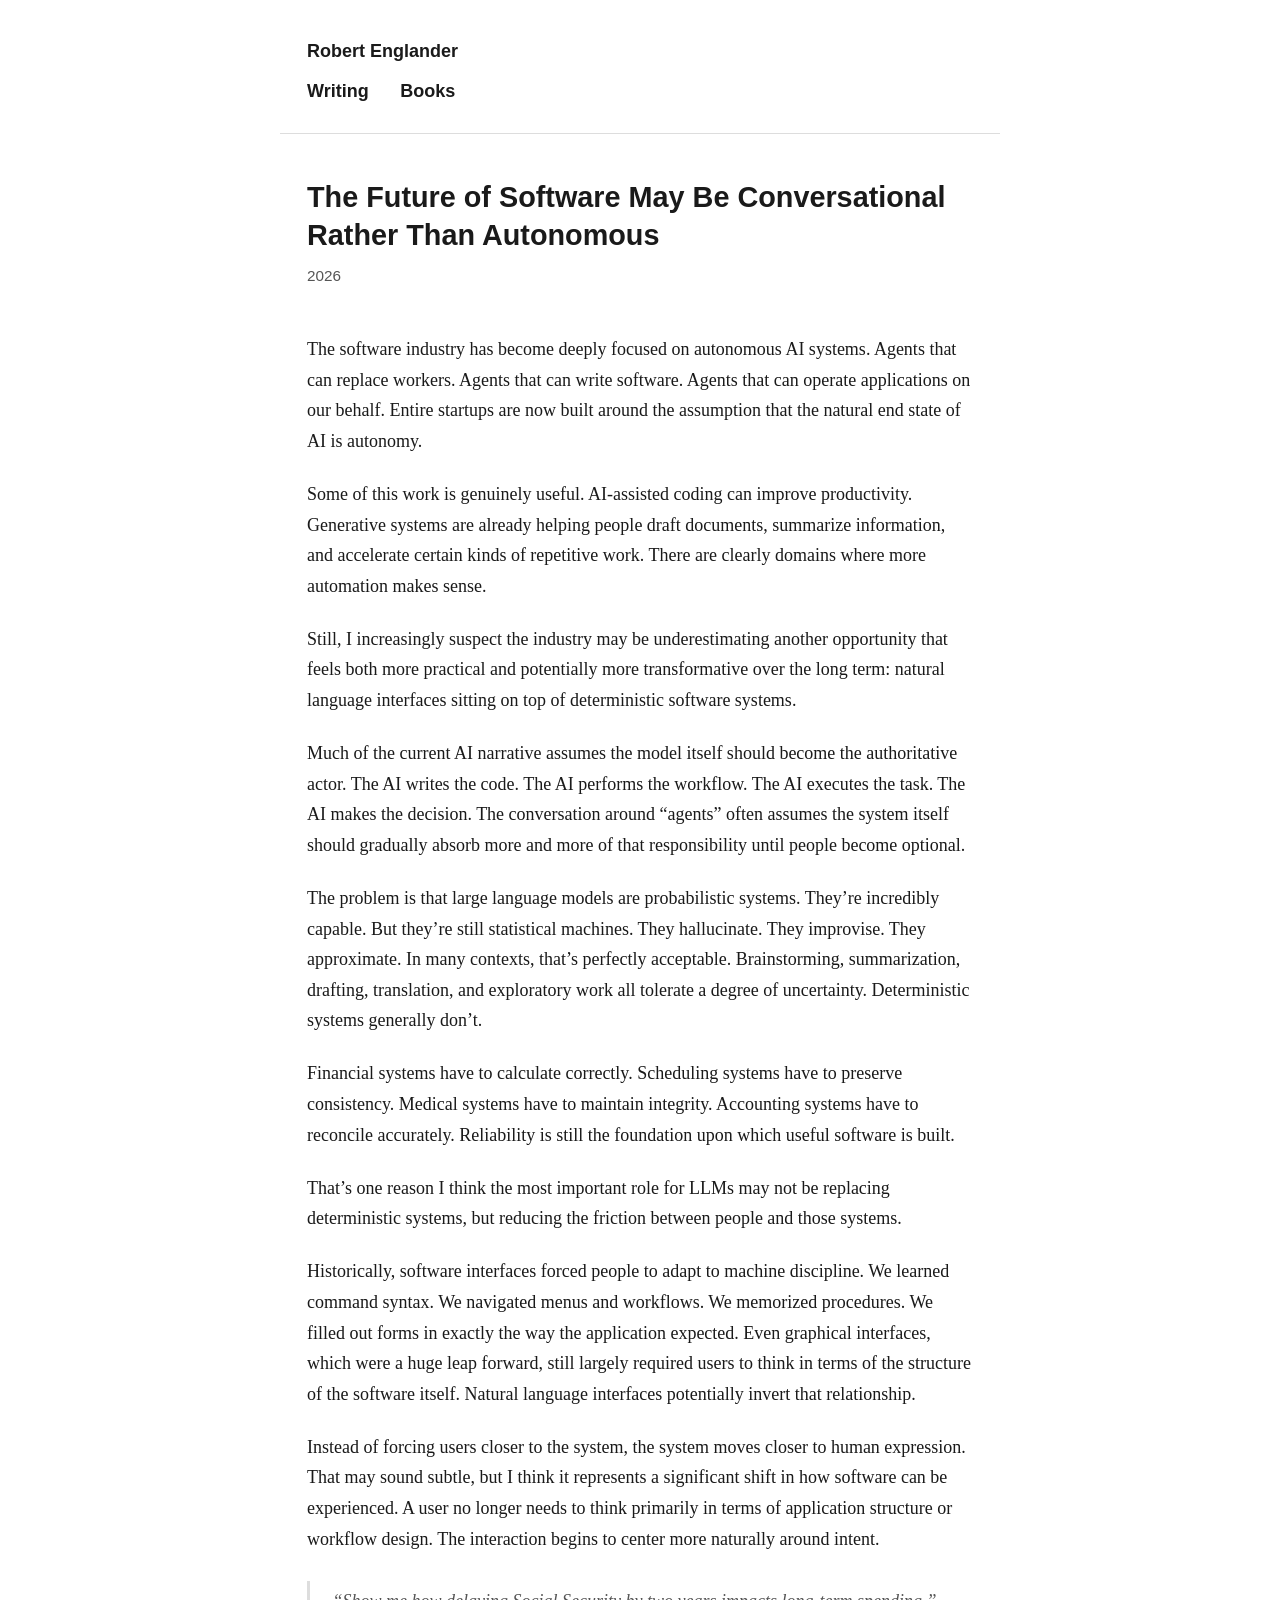
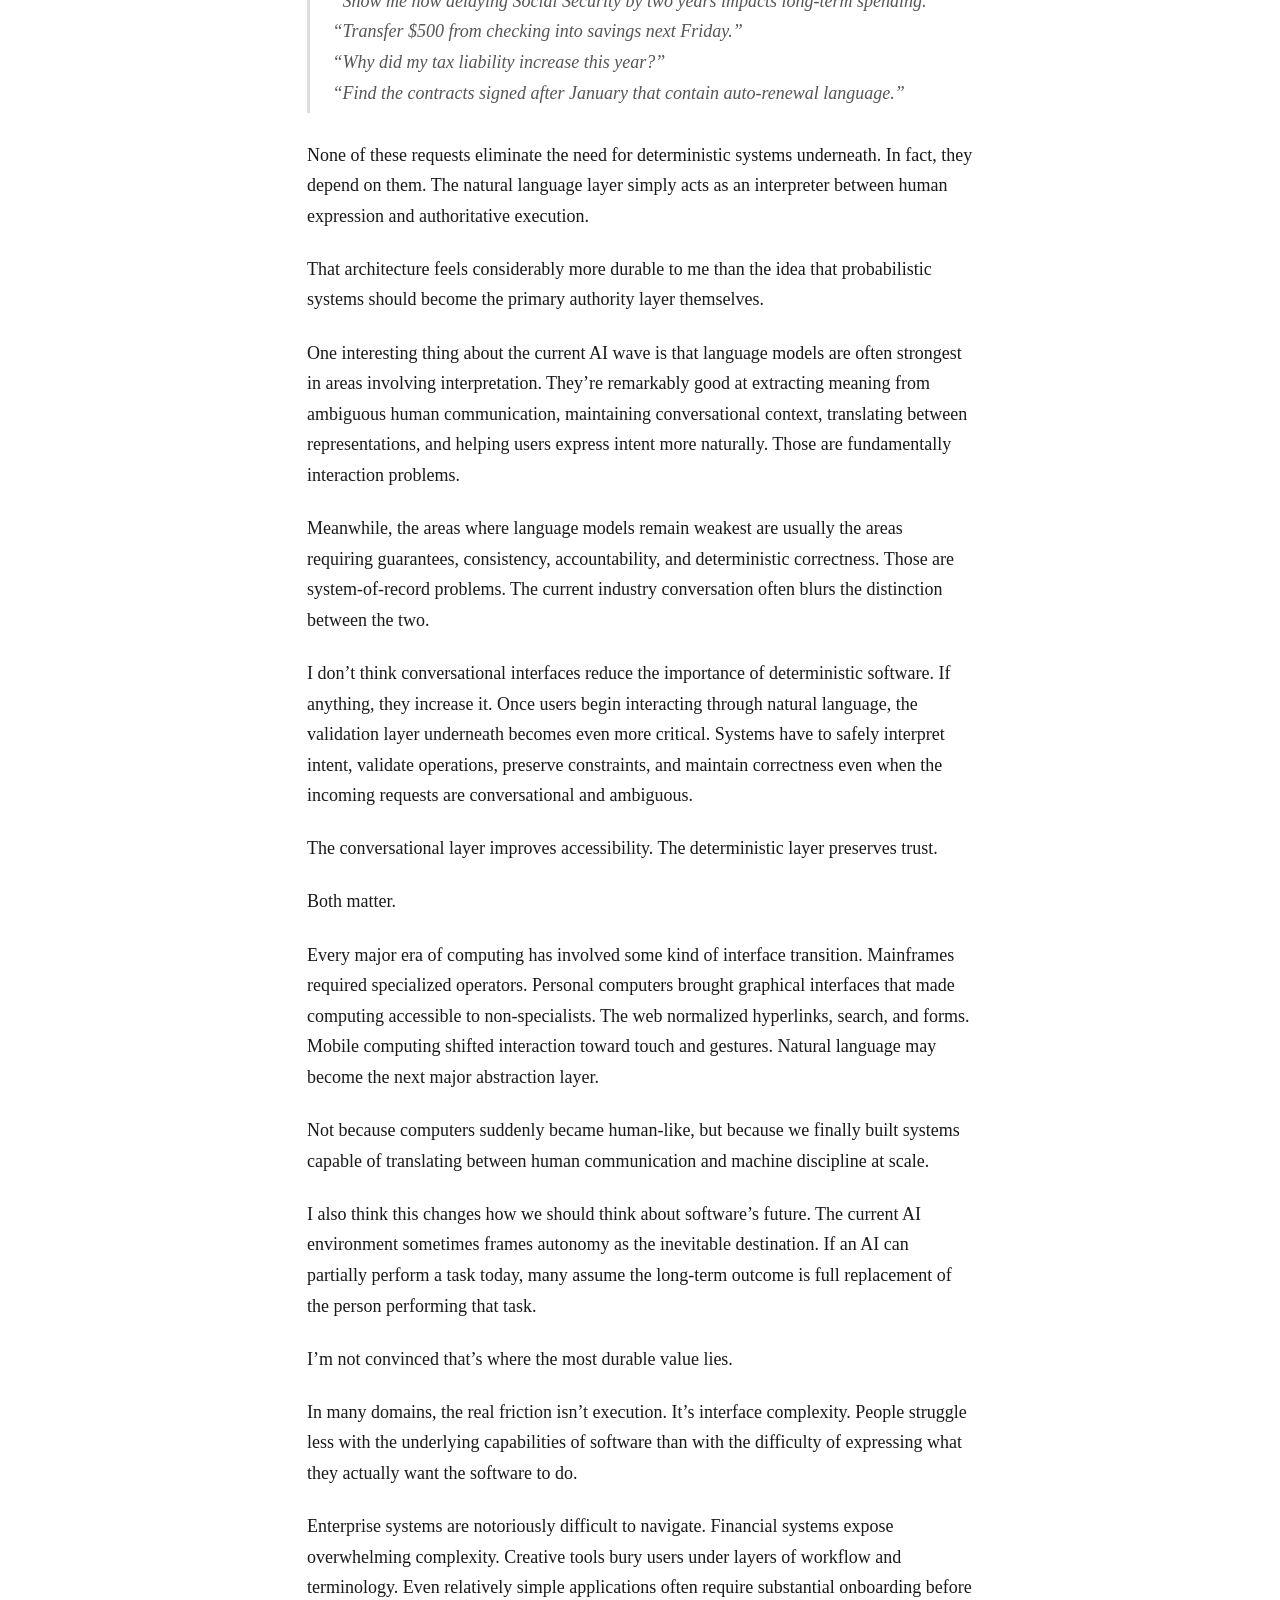
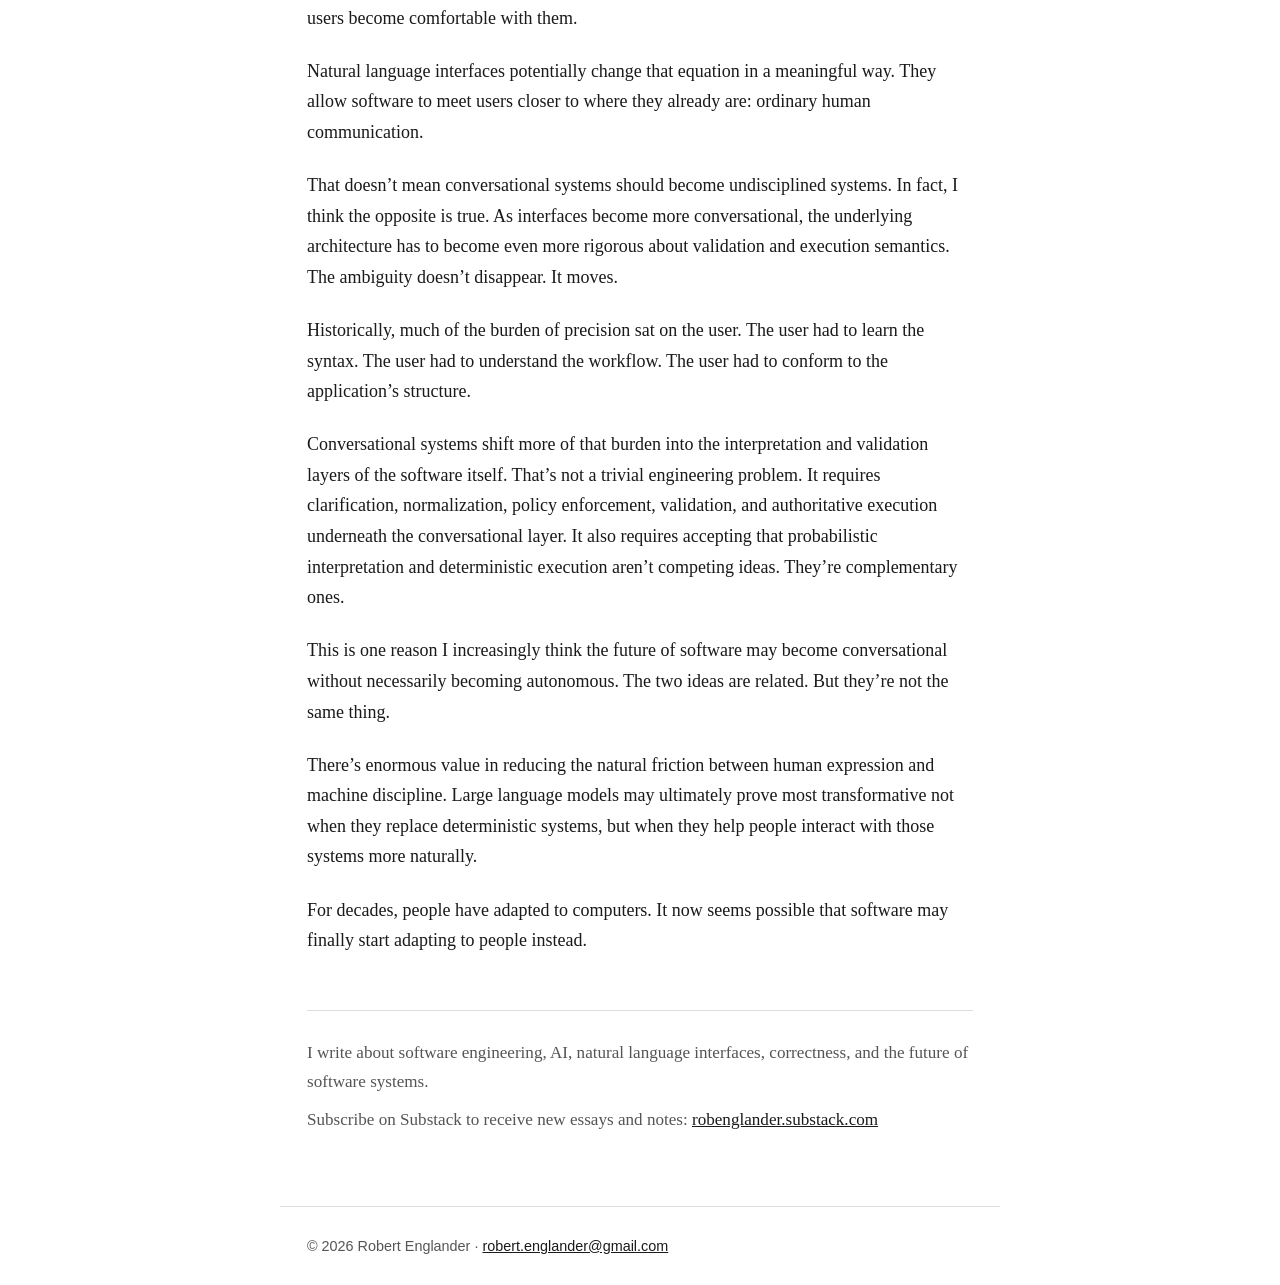
<file: writing/future-of-software-conversational/index.html>
<!DOCTYPE html>
<html lang="en">
<head>
  <meta charset="UTF-8">
  <meta name="viewport" content="width=device-width, initial-scale=1.0">
  <title>The Future of Software May Be Conversational Rather Than Autonomous — Robert Englander</title>
  <meta name="description" content="Natural language interfaces on top of deterministic systems — why the most durable role for LLMs may not be replacing software, but reducing the friction between people and those systems.">
  <link rel="stylesheet" href="/css/style.css">
  <!-- Google tag (gtag.js) -->
  <script async src="https://www.googletagmanager.com/gtag/js?id=G-0KFMH9WVRH"></script>
  <script>
    window.dataLayer = window.dataLayer || [];
    function gtag(){dataLayer.push(arguments);}
    gtag('js', new Date());
    gtag('config', 'G-0KFMH9WVRH');
  </script>
</head>
<body>

<header class="site-header">
  <a href="/">Robert Englander</a>
  <nav>
    <a href="/writing/">Writing</a>
    <a href="/books/">Books</a>
  </nav>
</header>

<main>
  <article>

    <h1>The Future of Software May Be Conversational Rather Than Autonomous</h1>
    <div class="meta">2026</div>

    <p>The software industry has become deeply focused on autonomous AI systems. Agents that can replace workers. Agents that can write software. Agents that can operate applications on our behalf. Entire startups are now built around the assumption that the natural end state of AI is autonomy.</p>

    <p>Some of this work is genuinely useful. AI-assisted coding can improve productivity. Generative systems are already helping people draft documents, summarize information, and accelerate certain kinds of repetitive work. There are clearly domains where more automation makes sense.</p>

    <p>Still, I increasingly suspect the industry may be underestimating another opportunity that feels both more practical and potentially more transformative over the long term: natural language interfaces sitting on top of deterministic software systems.</p>

    <p>Much of the current AI narrative assumes the model itself should become the authoritative actor. The AI writes the code. The AI performs the workflow. The AI executes the task. The AI makes the decision. The conversation around &ldquo;agents&rdquo; often assumes the system itself should gradually absorb more and more of that responsibility until people become optional.</p>

    <p>The problem is that large language models are probabilistic systems. They&rsquo;re incredibly capable. But they&rsquo;re still statistical machines. They hallucinate. They improvise. They approximate. In many contexts, that&rsquo;s perfectly acceptable. Brainstorming, summarization, drafting, translation, and exploratory work all tolerate a degree of uncertainty. Deterministic systems generally don&rsquo;t.</p>

    <p>Financial systems have to calculate correctly. Scheduling systems have to preserve consistency. Medical systems have to maintain integrity. Accounting systems have to reconcile accurately. Reliability is still the foundation upon which useful software is built.</p>

    <p>That&rsquo;s one reason I think the most important role for LLMs may not be replacing deterministic systems, but reducing the friction between people and those systems.</p>

    <p>Historically, software interfaces forced people to adapt to machine discipline. We learned command syntax. We navigated menus and workflows. We memorized procedures. We filled out forms in exactly the way the application expected. Even graphical interfaces, which were a huge leap forward, still largely required users to think in terms of the structure of the software itself. Natural language interfaces potentially invert that relationship.</p>

    <p>Instead of forcing users closer to the system, the system moves closer to human expression. That may sound subtle, but I think it represents a significant shift in how software can be experienced. A user no longer needs to think primarily in terms of application structure or workflow design. The interaction begins to center more naturally around intent.</p>

    <blockquote>
      <p>&ldquo;Show me how delaying Social Security by two years impacts long-term spending.&rdquo;</p>
      <p>&ldquo;Transfer $500 from checking into savings next Friday.&rdquo;</p>
      <p>&ldquo;Why did my tax liability increase this year?&rdquo;</p>
      <p>&ldquo;Find the contracts signed after January that contain auto-renewal language.&rdquo;</p>
    </blockquote>

    <p>None of these requests eliminate the need for deterministic systems underneath. In fact, they depend on them. The natural language layer simply acts as an interpreter between human expression and authoritative execution.</p>

    <p>That architecture feels considerably more durable to me than the idea that probabilistic systems should become the primary authority layer themselves.</p>

    <p>One interesting thing about the current AI wave is that language models are often strongest in areas involving interpretation. They&rsquo;re remarkably good at extracting meaning from ambiguous human communication, maintaining conversational context, translating between representations, and helping users express intent more naturally. Those are fundamentally interaction problems.</p>

    <p>Meanwhile, the areas where language models remain weakest are usually the areas requiring guarantees, consistency, accountability, and deterministic correctness. Those are system-of-record problems. The current industry conversation often blurs the distinction between the two.</p>

    <p>I don&rsquo;t think conversational interfaces reduce the importance of deterministic software. If anything, they increase it. Once users begin interacting through natural language, the validation layer underneath becomes even more critical. Systems have to safely interpret intent, validate operations, preserve constraints, and maintain correctness even when the incoming requests are conversational and ambiguous.</p>

    <p>The conversational layer improves accessibility. The deterministic layer preserves trust.</p>

    <p>Both matter.</p>

    <p>Every major era of computing has involved some kind of interface transition. Mainframes required specialized operators. Personal computers brought graphical interfaces that made computing accessible to non-specialists. The web normalized hyperlinks, search, and forms. Mobile computing shifted interaction toward touch and gestures. Natural language may become the next major abstraction layer.</p>

    <p>Not because computers suddenly became human-like, but because we finally built systems capable of translating between human communication and machine discipline at scale.</p>

    <p>I also think this changes how we should think about software&rsquo;s future. The current AI environment sometimes frames autonomy as the inevitable destination. If an AI can partially perform a task today, many assume the long-term outcome is full replacement of the person performing that task.</p>

    <p>I&rsquo;m not convinced that&rsquo;s where the most durable value lies.</p>

    <p>In many domains, the real friction isn&rsquo;t execution. It&rsquo;s interface complexity. People struggle less with the underlying capabilities of software than with the difficulty of expressing what they actually want the software to do.</p>

    <p>Enterprise systems are notoriously difficult to navigate. Financial systems expose overwhelming complexity. Creative tools bury users under layers of workflow and terminology. Even relatively simple applications often require substantial onboarding before users become comfortable with them.</p>

    <p>Natural language interfaces potentially change that equation in a meaningful way. They allow software to meet users closer to where they already are: ordinary human communication.</p>

    <p>That doesn&rsquo;t mean conversational systems should become undisciplined systems. In fact, I think the opposite is true. As interfaces become more conversational, the underlying architecture has to become even more rigorous about validation and execution semantics. The ambiguity doesn&rsquo;t disappear. It moves.</p>

    <p>Historically, much of the burden of precision sat on the user. The user had to learn the syntax. The user had to understand the workflow. The user had to conform to the application&rsquo;s structure.</p>

    <p>Conversational systems shift more of that burden into the interpretation and validation layers of the software itself. That&rsquo;s not a trivial engineering problem. It requires clarification, normalization, policy enforcement, validation, and authoritative execution underneath the conversational layer. It also requires accepting that probabilistic interpretation and deterministic execution aren&rsquo;t competing ideas. They&rsquo;re complementary ones.</p>

    <p>This is one reason I increasingly think the future of software may become conversational without necessarily becoming autonomous. The two ideas are related. But they&rsquo;re not the same thing.</p>

    <p>There&rsquo;s enormous value in reducing the natural friction between human expression and machine discipline. Large language models may ultimately prove most transformative not when they replace deterministic systems, but when they help people interact with those systems more naturally.</p>

    <p>For decades, people have adapted to computers. It now seems possible that software may finally start adapting to people instead.</p>

  </article>

  <div class="subscribe">
    <p>I write about software engineering, AI, natural language interfaces, correctness, and the future of software systems.</p>
    <p>Subscribe on Substack to receive new essays and notes: <a href="https://robenglander.substack.com/">robenglander.substack.com</a></p>
  </div>
</main>

<footer class="site-footer">&copy; 2026 Robert Englander &middot; <a href="mailto:robert.englander@gmail.com">robert.englander@gmail.com</a></footer>

</body>
</html>
</file>
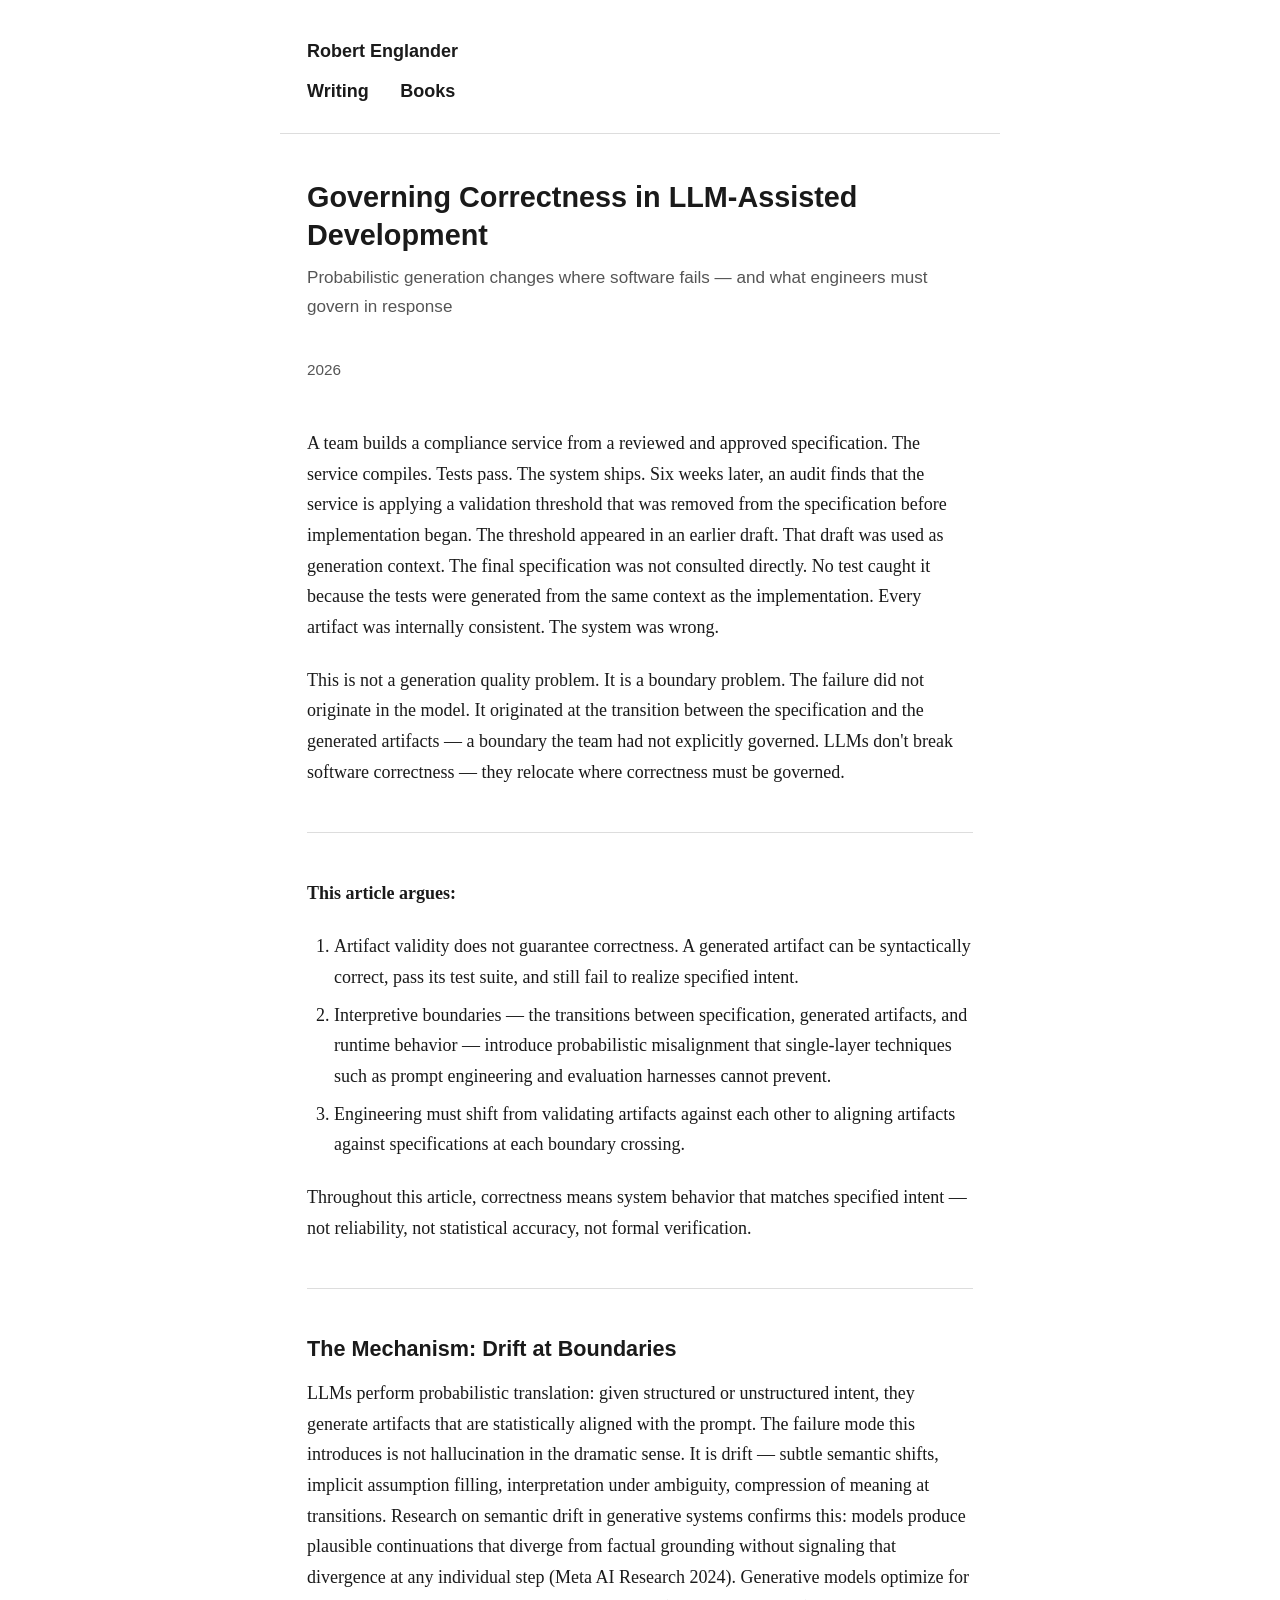
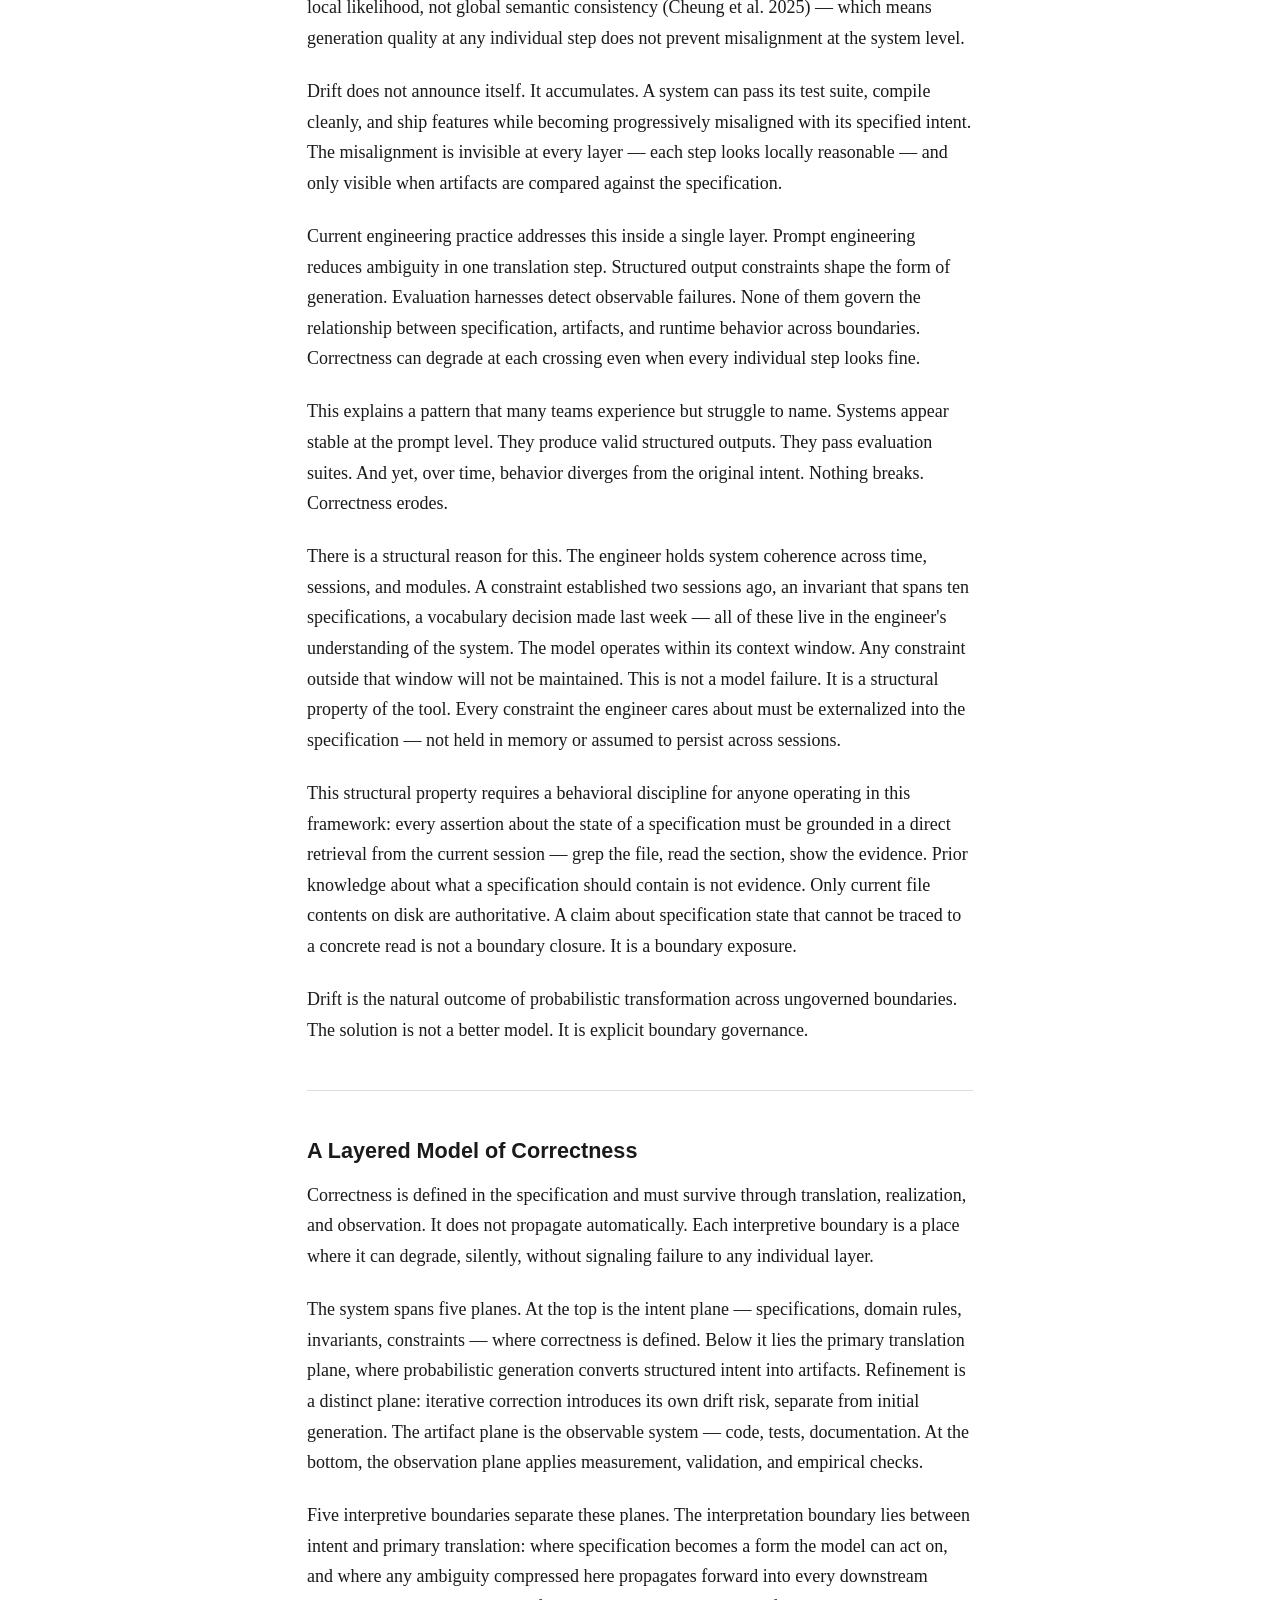
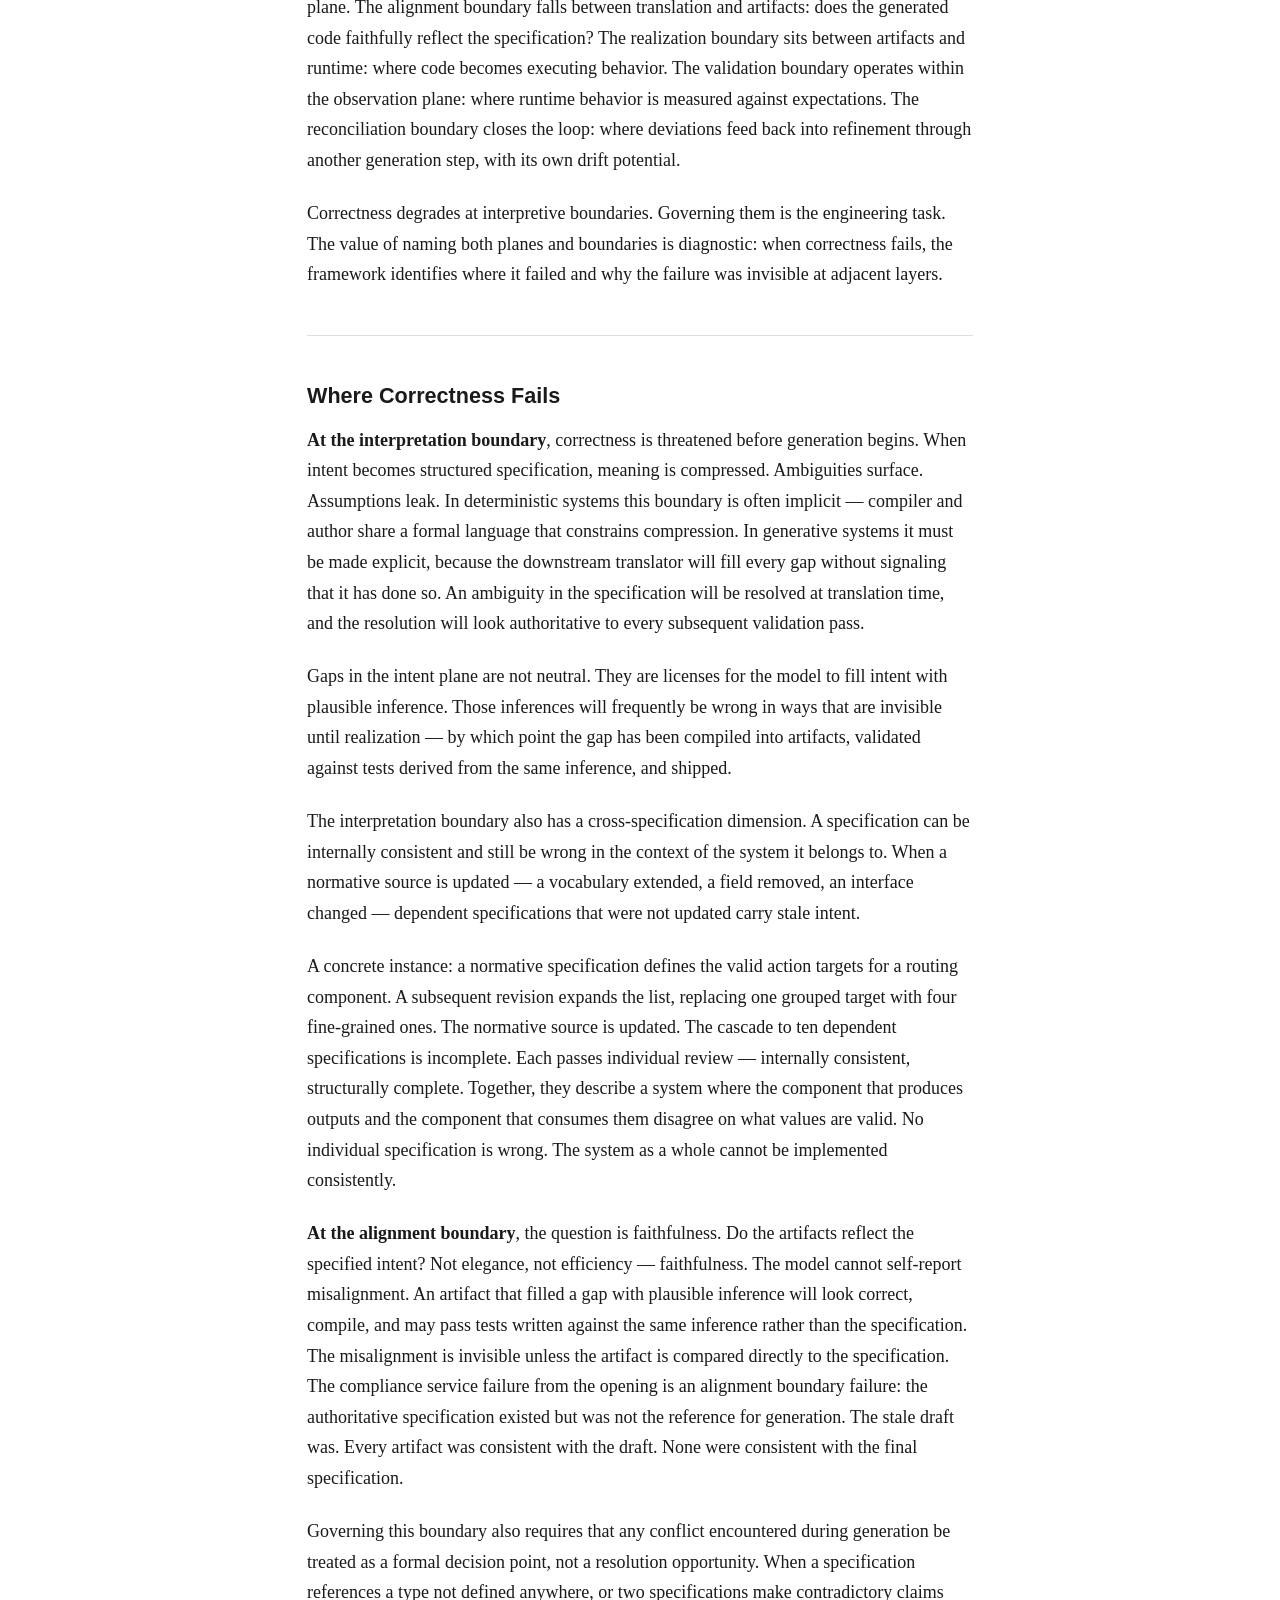
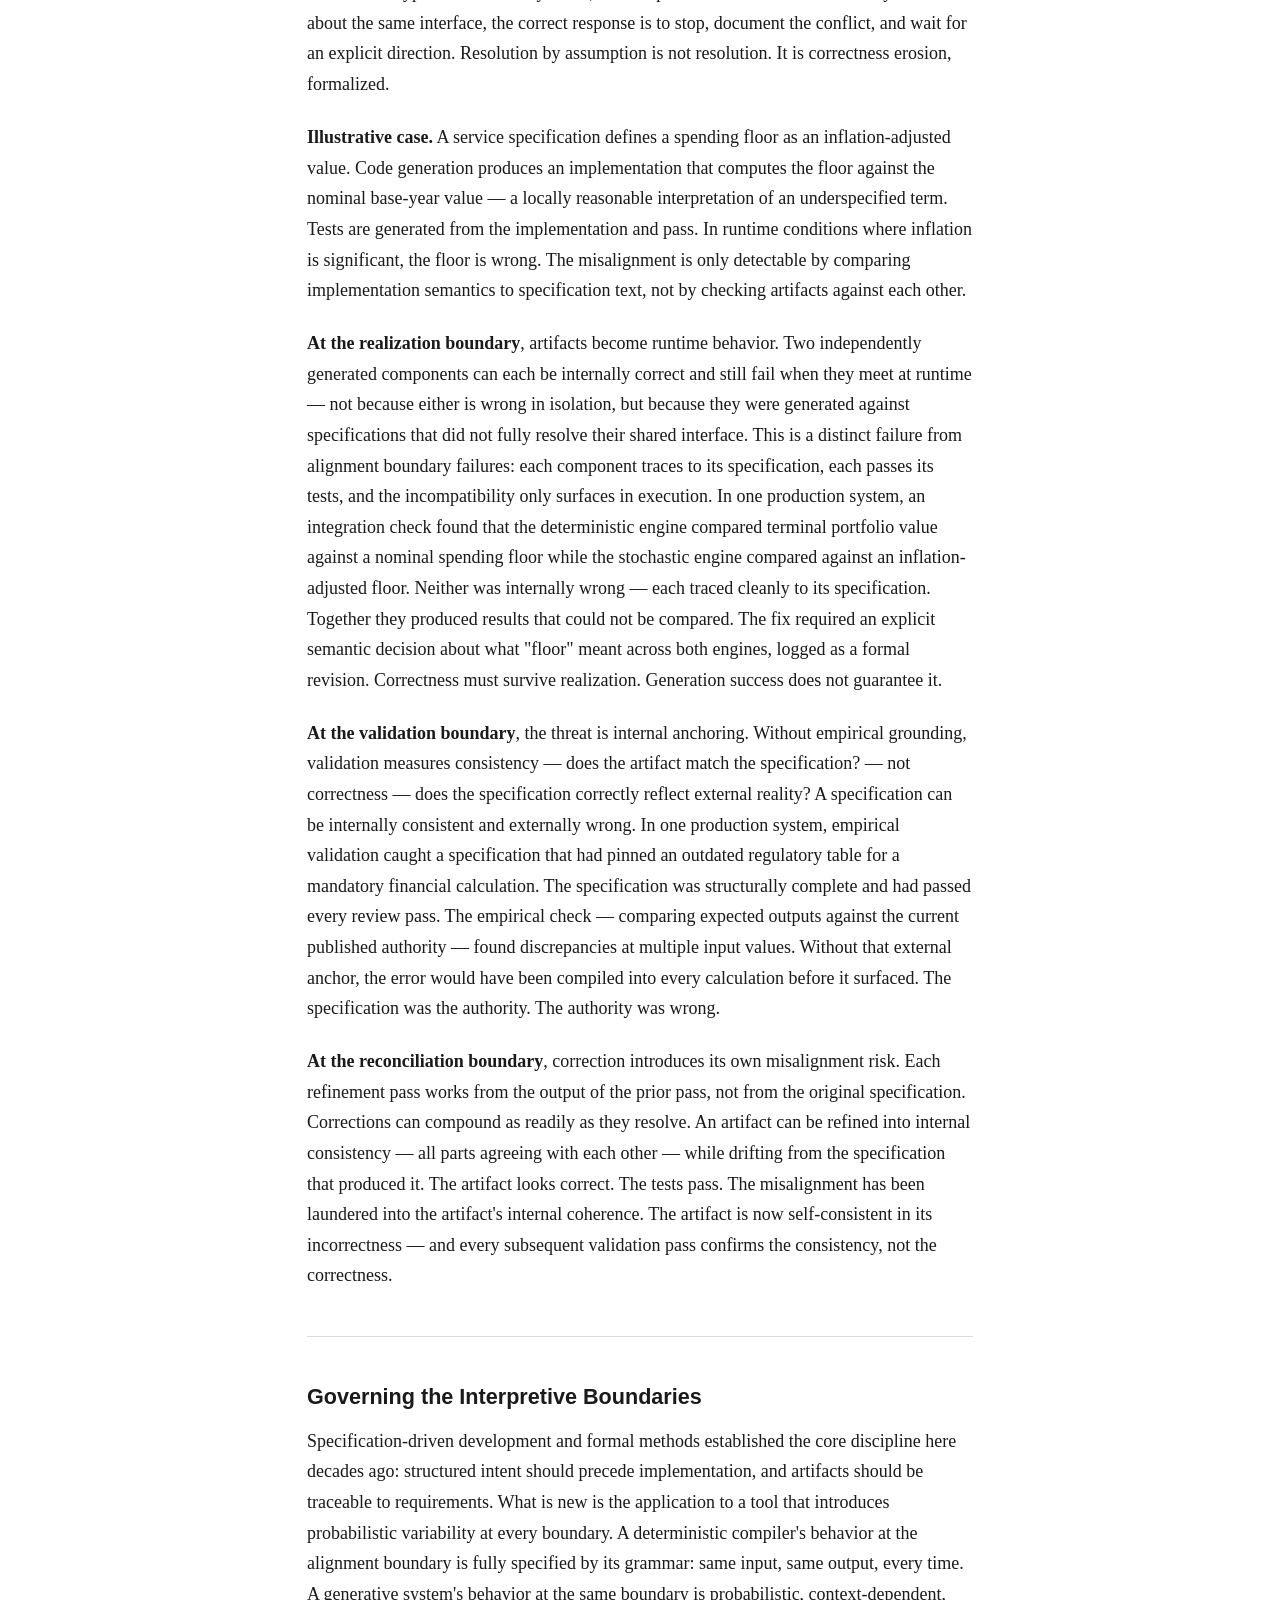
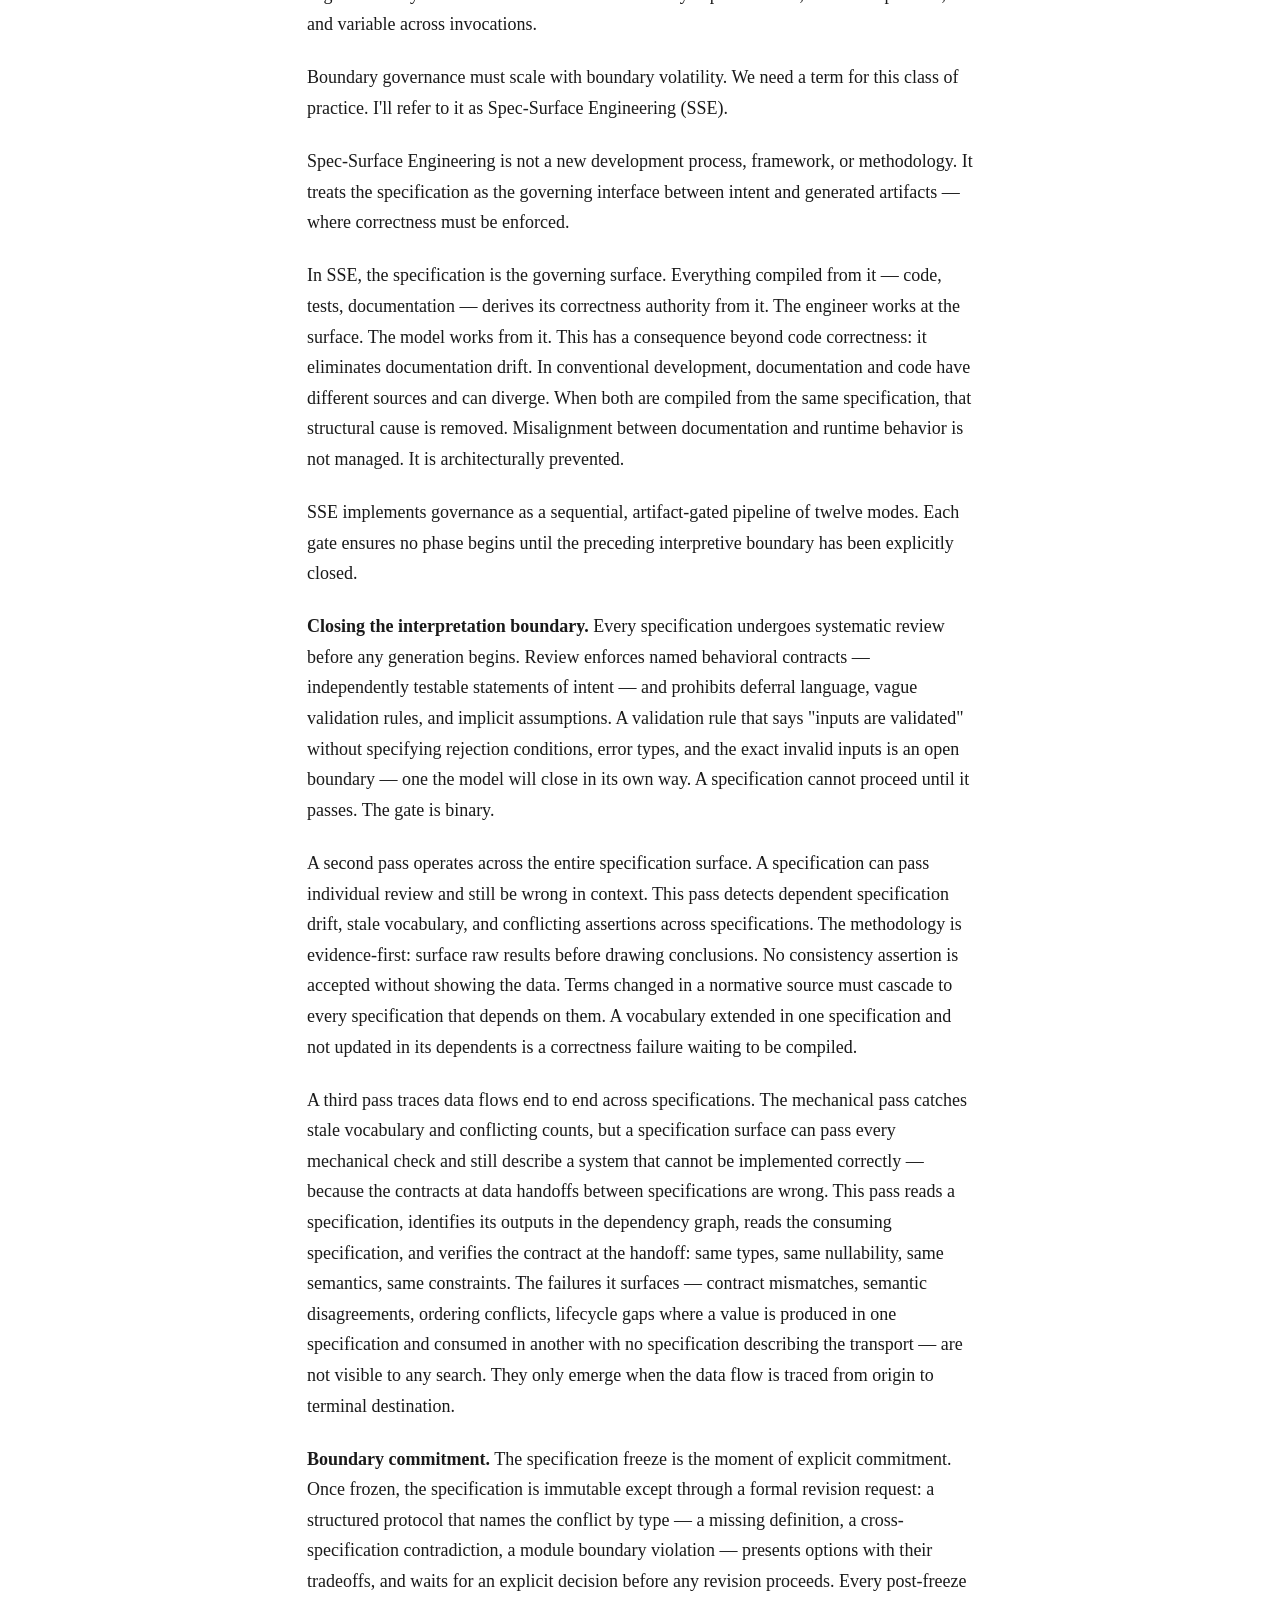
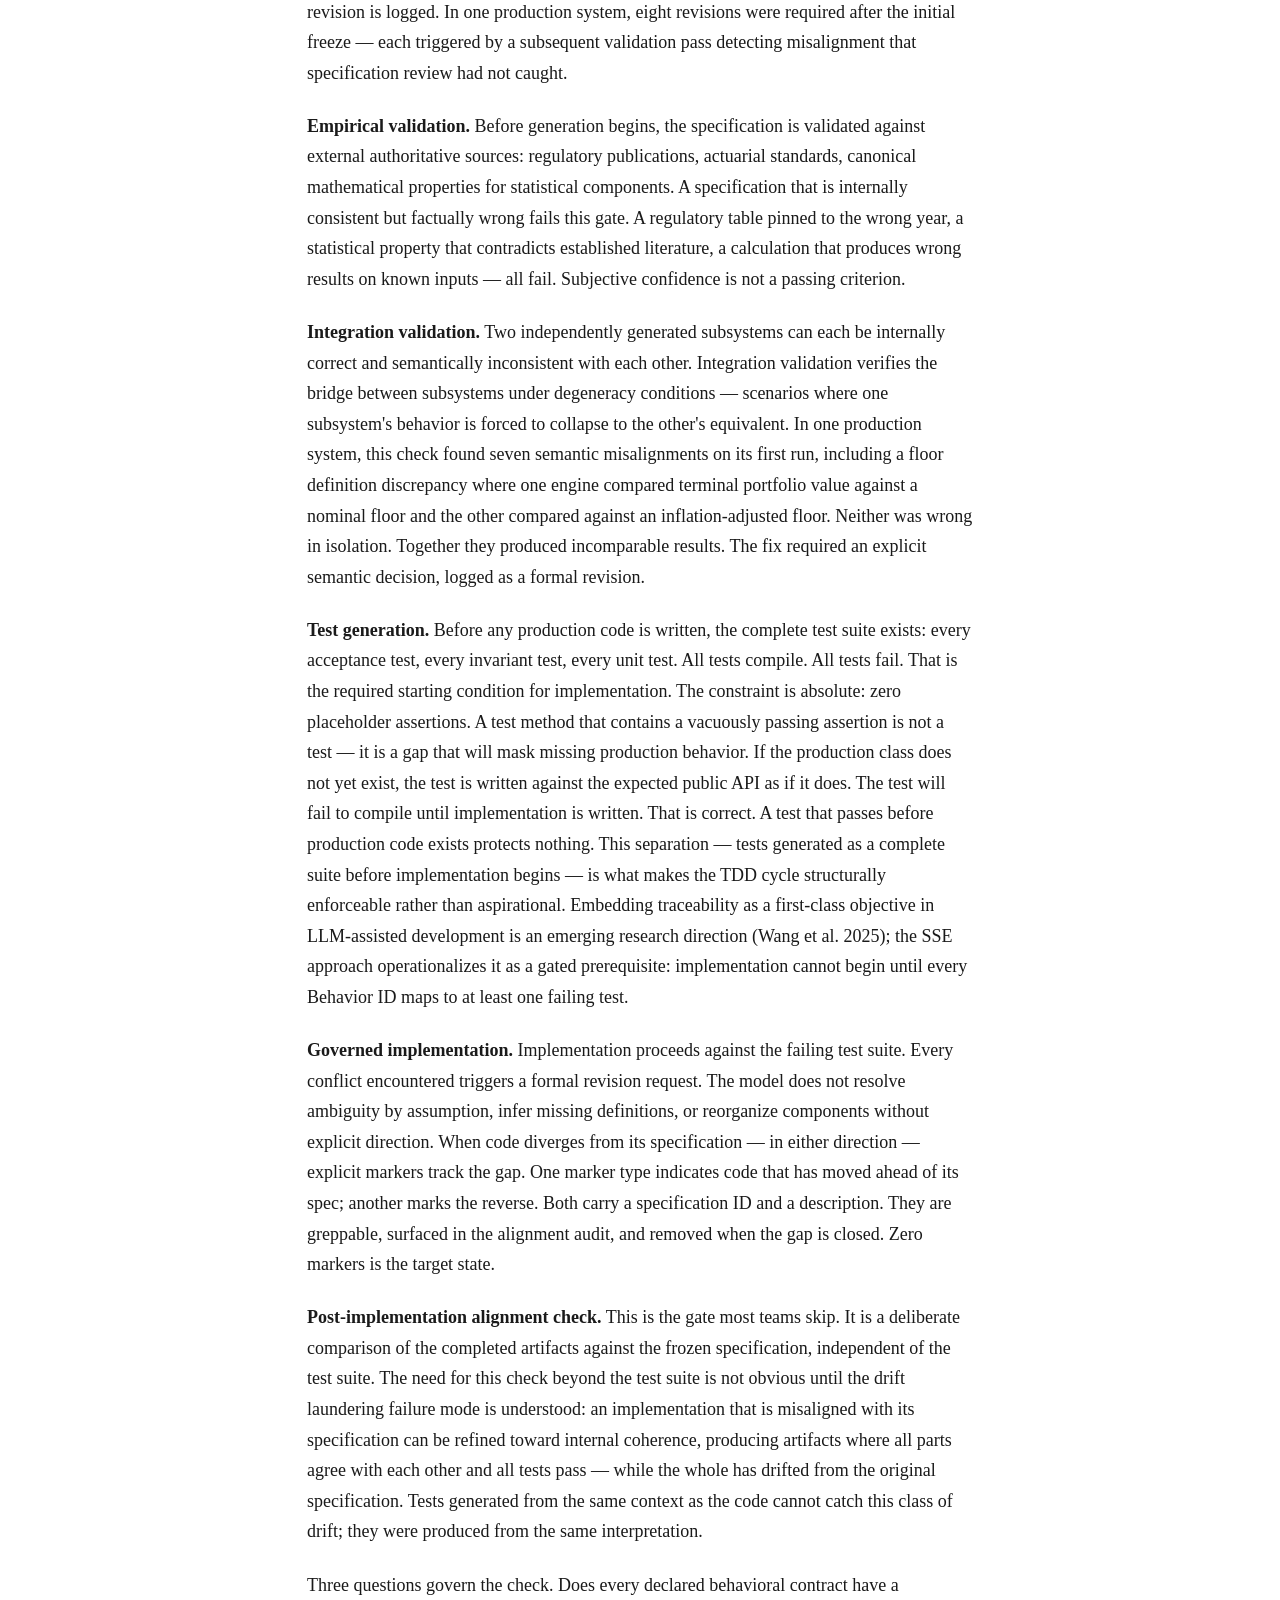
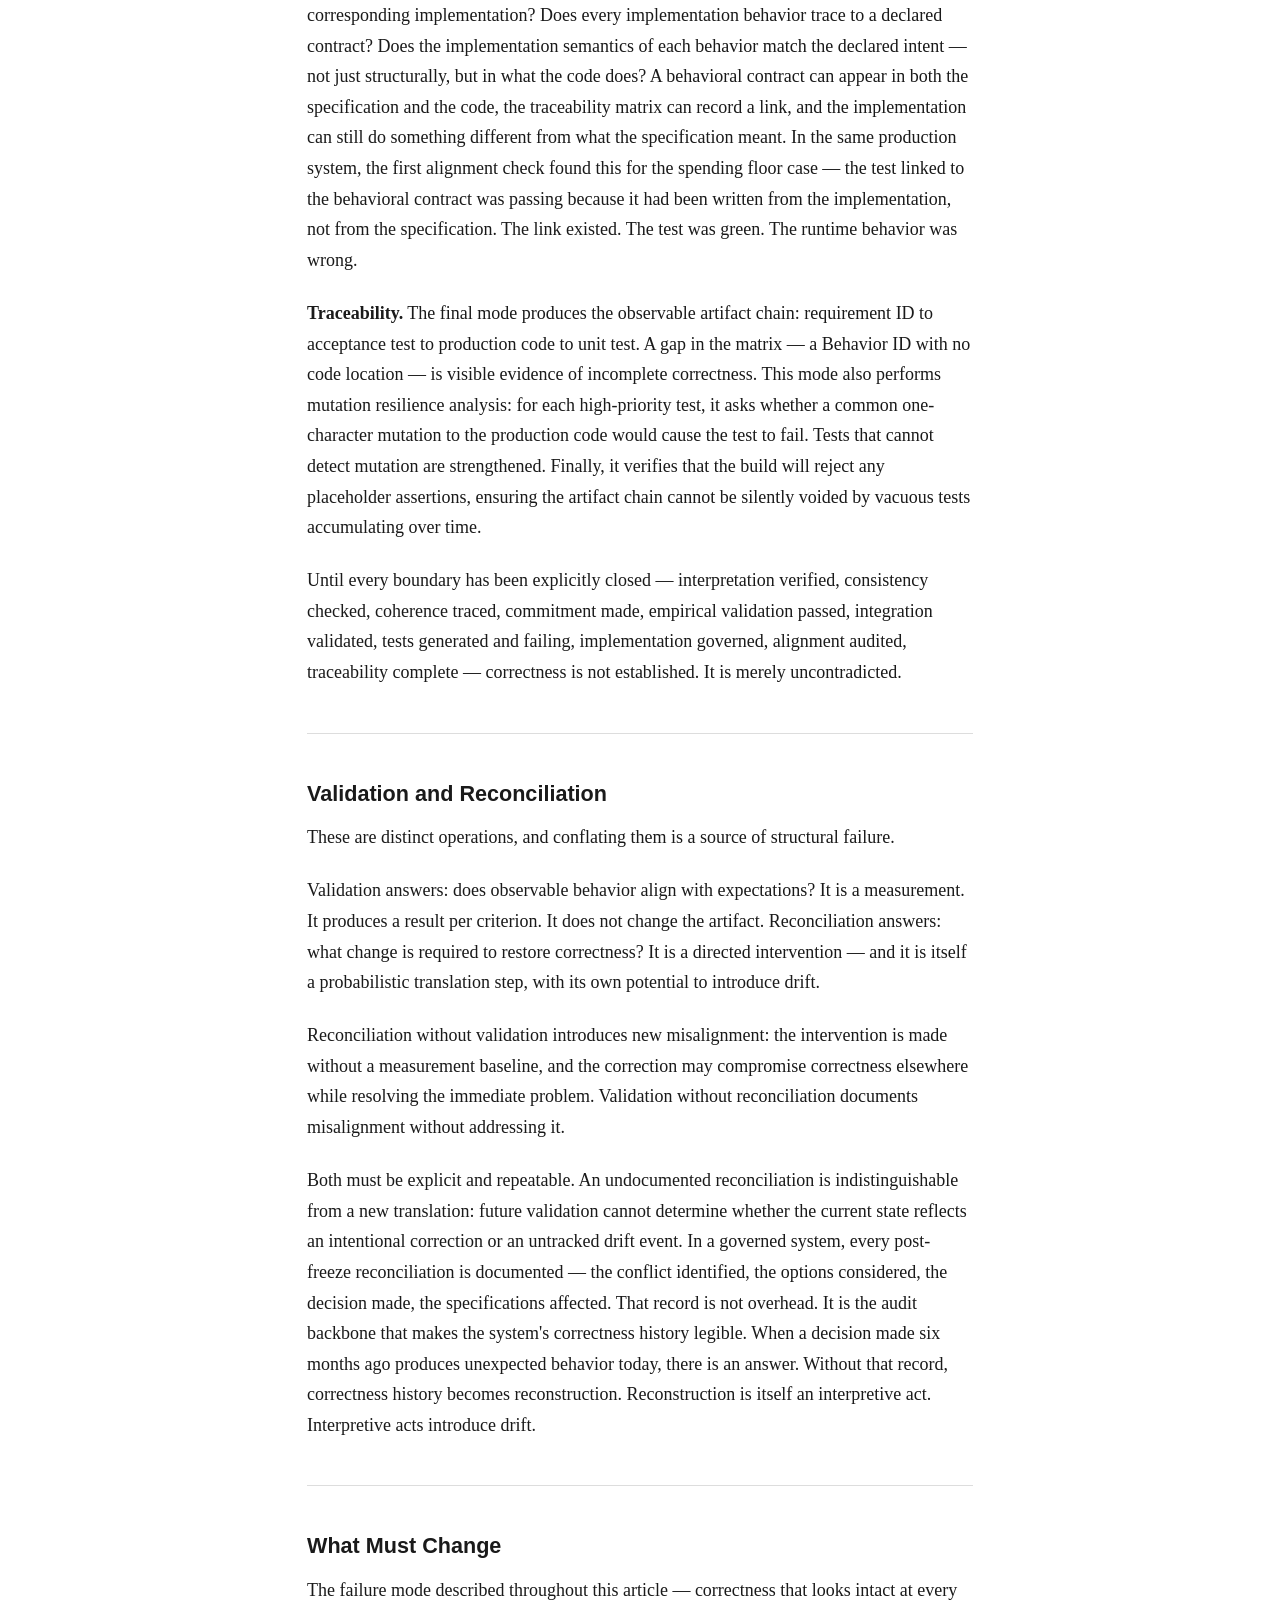
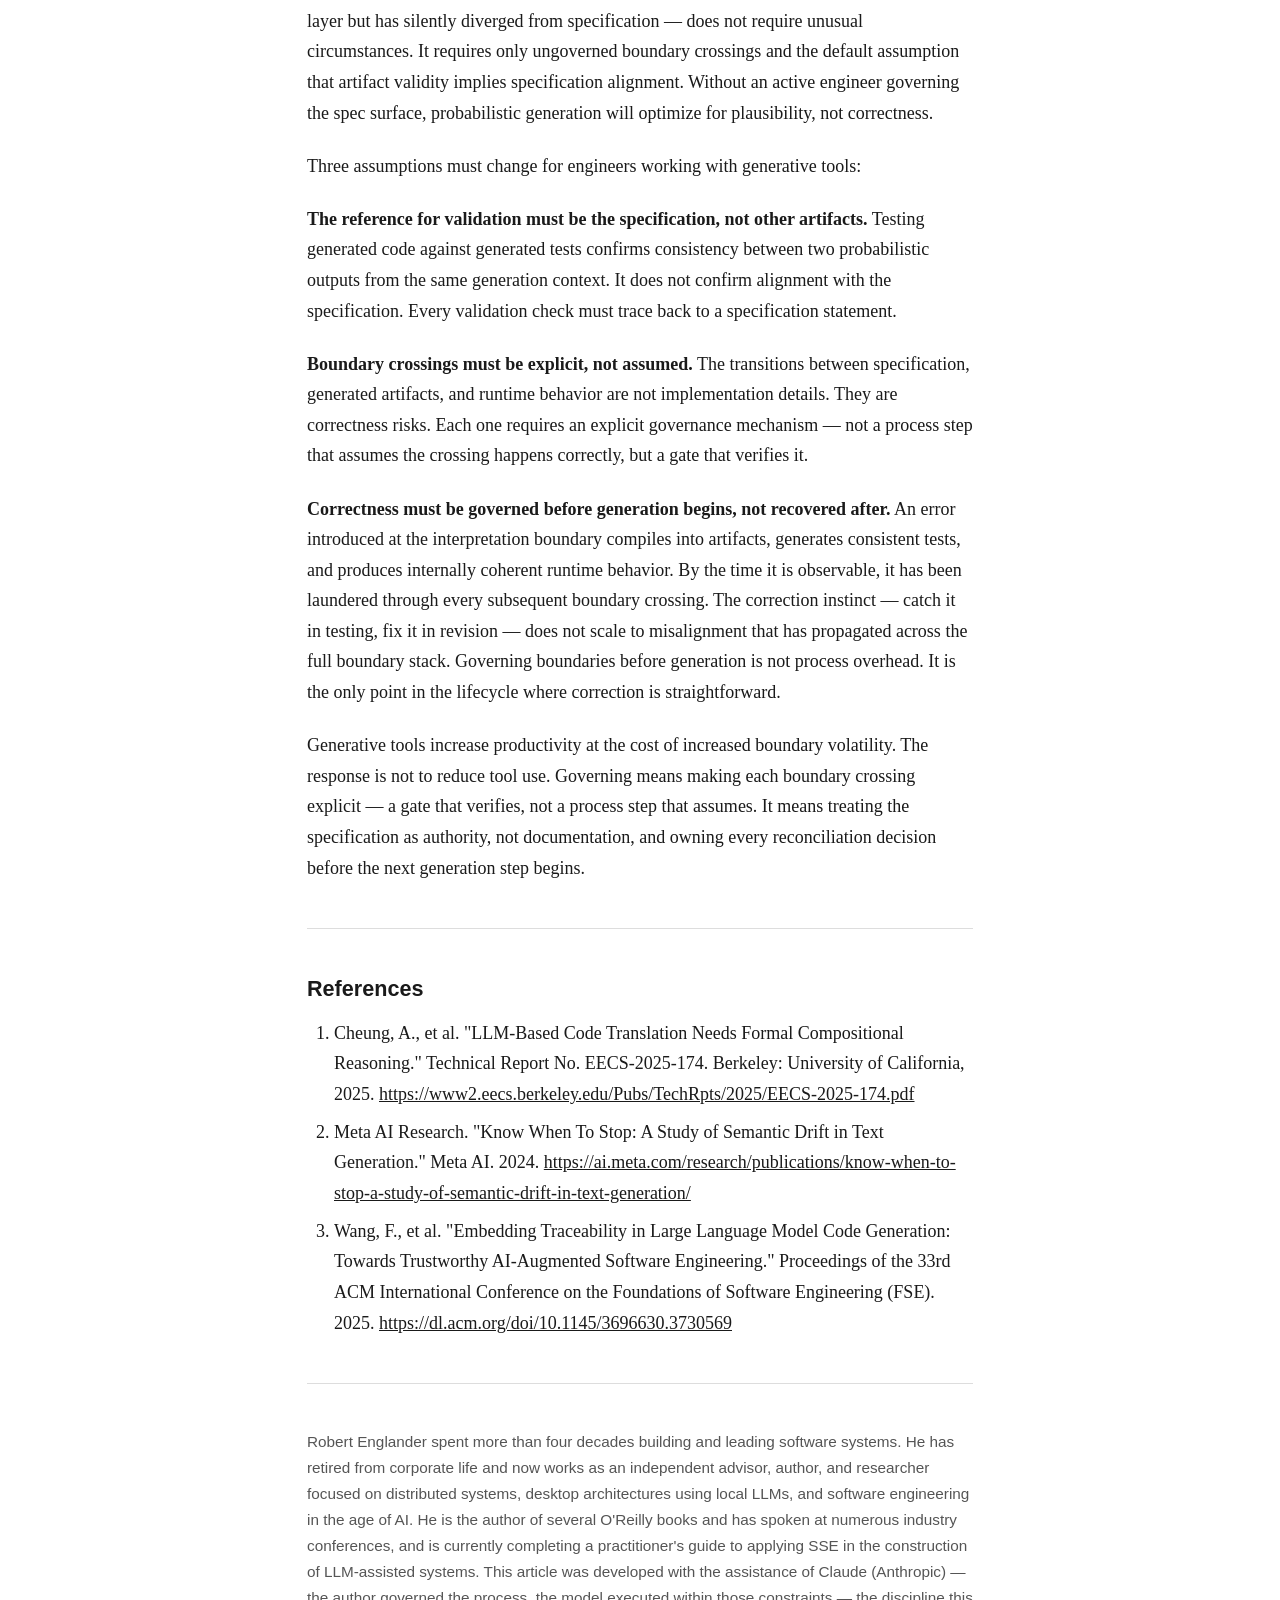
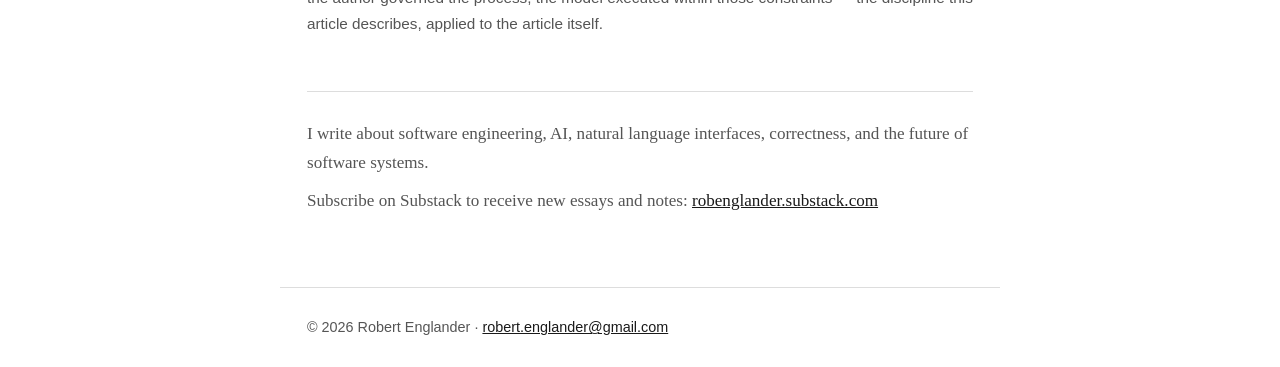
<file: writing/governing-correctness/index.html>
<!DOCTYPE html>
<html lang="en">
<head>
  <meta charset="UTF-8">
  <meta name="viewport" content="width=device-width, initial-scale=1.0">
  <title>Governing Correctness in LLM-Assisted Development — Robert Englander</title>
  <meta name="description" content="LLMs don't break software correctness — they relocate where correctness must be governed. A practitioner account of boundary drift and how to prevent it.">
  <link rel="stylesheet" href="/css/style.css">
  <!-- Google tag (gtag.js) -->
  <script async src="https://www.googletagmanager.com/gtag/js?id=G-0KFMH9WVRH"></script>
  <script>
    window.dataLayer = window.dataLayer || [];
    function gtag(){dataLayer.push(arguments);}
    gtag('js', new Date());
    gtag('config', 'G-0KFMH9WVRH');
  </script>
</head>
<body>

<header class="site-header">
  <a href="/">Robert Englander</a>
  <nav>
    <a href="/writing/">Writing</a>
    <a href="/books/">Books</a>
  </nav>
</header>

<main>
  <article>

    <h1>Governing Correctness in LLM-Assisted Development</h1>
    <p class="subtitle">Probabilistic generation changes where software fails — and what engineers must govern in response</p>
    <div class="meta">2026</div>

    <p>A team builds a compliance service from a reviewed and approved specification. The service compiles. Tests pass. The system ships. Six weeks later, an audit finds that the service is applying a validation threshold that was removed from the specification before implementation began. The threshold appeared in an earlier draft. That draft was used as generation context. The final specification was not consulted directly. No test caught it because the tests were generated from the same context as the implementation. Every artifact was internally consistent. The system was wrong.</p>

    <p>This is not a generation quality problem. It is a boundary problem. The failure did not originate in the model. It originated at the transition between the specification and the generated artifacts — a boundary the team had not explicitly governed. LLMs don't break software correctness — they relocate where correctness must be governed.</p>

    <hr>

    <p><strong>This article argues:</strong></p>
    <ol>
      <li>Artifact validity does not guarantee correctness. A generated artifact can be syntactically correct, pass its test suite, and still fail to realize specified intent.</li>
      <li>Interpretive boundaries — the transitions between specification, generated artifacts, and runtime behavior — introduce probabilistic misalignment that single-layer techniques such as prompt engineering and evaluation harnesses cannot prevent.</li>
      <li>Engineering must shift from validating artifacts against each other to aligning artifacts against specifications at each boundary crossing.</li>
    </ol>

    <p>Throughout this article, correctness means system behavior that matches specified intent — not reliability, not statistical accuracy, not formal verification.</p>

    <hr>

    <h2>The Mechanism: Drift at Boundaries</h2>

    <p>LLMs perform probabilistic translation: given structured or unstructured intent, they generate artifacts that are statistically aligned with the prompt. The failure mode this introduces is not hallucination in the dramatic sense. It is drift — subtle semantic shifts, implicit assumption filling, interpretation under ambiguity, compression of meaning at transitions. Research on semantic drift in generative systems confirms this: models produce plausible continuations that diverge from factual grounding without signaling that divergence at any individual step (Meta AI Research 2024). Generative models optimize for local likelihood, not global semantic consistency (Cheung et al. 2025) — which means generation quality at any individual step does not prevent misalignment at the system level.</p>

    <p>Drift does not announce itself. It accumulates. A system can pass its test suite, compile cleanly, and ship features while becoming progressively misaligned with its specified intent. The misalignment is invisible at every layer — each step looks locally reasonable — and only visible when artifacts are compared against the specification.</p>

    <p>Current engineering practice addresses this inside a single layer. Prompt engineering reduces ambiguity in one translation step. Structured output constraints shape the form of generation. Evaluation harnesses detect observable failures. None of them govern the relationship between specification, artifacts, and runtime behavior across boundaries. Correctness can degrade at each crossing even when every individual step looks fine.</p>

    <p>This explains a pattern that many teams experience but struggle to name. Systems appear stable at the prompt level. They produce valid structured outputs. They pass evaluation suites. And yet, over time, behavior diverges from the original intent. Nothing breaks. Correctness erodes.</p>

    <p>There is a structural reason for this. The engineer holds system coherence across time, sessions, and modules. A constraint established two sessions ago, an invariant that spans ten specifications, a vocabulary decision made last week — all of these live in the engineer's understanding of the system. The model operates within its context window. Any constraint outside that window will not be maintained. This is not a model failure. It is a structural property of the tool. Every constraint the engineer cares about must be externalized into the specification — not held in memory or assumed to persist across sessions.</p>

    <p>This structural property requires a behavioral discipline for anyone operating in this framework: every assertion about the state of a specification must be grounded in a direct retrieval from the current session — grep the file, read the section, show the evidence. Prior knowledge about what a specification should contain is not evidence. Only current file contents on disk are authoritative. A claim about specification state that cannot be traced to a concrete read is not a boundary closure. It is a boundary exposure.</p>

    <p>Drift is the natural outcome of probabilistic transformation across ungoverned boundaries. The solution is not a better model. It is explicit boundary governance.</p>

    <hr>

    <h2>A Layered Model of Correctness</h2>

    <p>Correctness is defined in the specification and must survive through translation, realization, and observation. It does not propagate automatically. Each interpretive boundary is a place where it can degrade, silently, without signaling failure to any individual layer.</p>

    <p>The system spans five planes. At the top is the intent plane — specifications, domain rules, invariants, constraints — where correctness is defined. Below it lies the primary translation plane, where probabilistic generation converts structured intent into artifacts. Refinement is a distinct plane: iterative correction introduces its own drift risk, separate from initial generation. The artifact plane is the observable system — code, tests, documentation. At the bottom, the observation plane applies measurement, validation, and empirical checks.</p>

    <p>Five interpretive boundaries separate these planes. The interpretation boundary lies between intent and primary translation: where specification becomes a form the model can act on, and where any ambiguity compressed here propagates forward into every downstream plane. The alignment boundary falls between translation and artifacts: does the generated code faithfully reflect the specification? The realization boundary sits between artifacts and runtime: where code becomes executing behavior. The validation boundary operates within the observation plane: where runtime behavior is measured against expectations. The reconciliation boundary closes the loop: where deviations feed back into refinement through another generation step, with its own drift potential.</p>

    <p>Correctness degrades at interpretive boundaries. Governing them is the engineering task. The value of naming both planes and boundaries is diagnostic: when correctness fails, the framework identifies where it failed and why the failure was invisible at adjacent layers.</p>

    <hr>

    <h2>Where Correctness Fails</h2>

    <p><strong>At the interpretation boundary</strong>, correctness is threatened before generation begins. When intent becomes structured specification, meaning is compressed. Ambiguities surface. Assumptions leak. In deterministic systems this boundary is often implicit — compiler and author share a formal language that constrains compression. In generative systems it must be made explicit, because the downstream translator will fill every gap without signaling that it has done so. An ambiguity in the specification will be resolved at translation time, and the resolution will look authoritative to every subsequent validation pass.</p>

    <p>Gaps in the intent plane are not neutral. They are licenses for the model to fill intent with plausible inference. Those inferences will frequently be wrong in ways that are invisible until realization — by which point the gap has been compiled into artifacts, validated against tests derived from the same inference, and shipped.</p>

    <p>The interpretation boundary also has a cross-specification dimension. A specification can be internally consistent and still be wrong in the context of the system it belongs to. When a normative source is updated — a vocabulary extended, a field removed, an interface changed — dependent specifications that were not updated carry stale intent.</p>

    <p>A concrete instance: a normative specification defines the valid action targets for a routing component. A subsequent revision expands the list, replacing one grouped target with four fine-grained ones. The normative source is updated. The cascade to ten dependent specifications is incomplete. Each passes individual review — internally consistent, structurally complete. Together, they describe a system where the component that produces outputs and the component that consumes them disagree on what values are valid. No individual specification is wrong. The system as a whole cannot be implemented consistently.</p>

    <p><strong>At the alignment boundary</strong>, the question is faithfulness. Do the artifacts reflect the specified intent? Not elegance, not efficiency — faithfulness. The model cannot self-report misalignment. An artifact that filled a gap with plausible inference will look correct, compile, and may pass tests written against the same inference rather than the specification. The misalignment is invisible unless the artifact is compared directly to the specification. The compliance service failure from the opening is an alignment boundary failure: the authoritative specification existed but was not the reference for generation. The stale draft was. Every artifact was consistent with the draft. None were consistent with the final specification.</p>

    <p>Governing this boundary also requires that any conflict encountered during generation be treated as a formal decision point, not a resolution opportunity. When a specification references a type not defined anywhere, or two specifications make contradictory claims about the same interface, the correct response is to stop, document the conflict, and wait for an explicit direction. Resolution by assumption is not resolution. It is correctness erosion, formalized.</p>

    <p><strong>Illustrative case.</strong> A service specification defines a spending floor as an inflation-adjusted value. Code generation produces an implementation that computes the floor against the nominal base-year value — a locally reasonable interpretation of an underspecified term. Tests are generated from the implementation and pass. In runtime conditions where inflation is significant, the floor is wrong. The misalignment is only detectable by comparing implementation semantics to specification text, not by checking artifacts against each other.</p>

    <p><strong>At the realization boundary</strong>, artifacts become runtime behavior. Two independently generated components can each be internally correct and still fail when they meet at runtime — not because either is wrong in isolation, but because they were generated against specifications that did not fully resolve their shared interface. This is a distinct failure from alignment boundary failures: each component traces to its specification, each passes its tests, and the incompatibility only surfaces in execution. In one production system, an integration check found that the deterministic engine compared terminal portfolio value against a nominal spending floor while the stochastic engine compared against an inflation-adjusted floor. Neither was internally wrong — each traced cleanly to its specification. Together they produced results that could not be compared. The fix required an explicit semantic decision about what "floor" meant across both engines, logged as a formal revision. Correctness must survive realization. Generation success does not guarantee it.</p>

    <p><strong>At the validation boundary</strong>, the threat is internal anchoring. Without empirical grounding, validation measures consistency — does the artifact match the specification? — not correctness — does the specification correctly reflect external reality? A specification can be internally consistent and externally wrong. In one production system, empirical validation caught a specification that had pinned an outdated regulatory table for a mandatory financial calculation. The specification was structurally complete and had passed every review pass. The empirical check — comparing expected outputs against the current published authority — found discrepancies at multiple input values. Without that external anchor, the error would have been compiled into every calculation before it surfaced. The specification was the authority. The authority was wrong.</p>

    <p><strong>At the reconciliation boundary</strong>, correction introduces its own misalignment risk. Each refinement pass works from the output of the prior pass, not from the original specification. Corrections can compound as readily as they resolve. An artifact can be refined into internal consistency — all parts agreeing with each other — while drifting from the specification that produced it. The artifact looks correct. The tests pass. The misalignment has been laundered into the artifact's internal coherence. The artifact is now self-consistent in its incorrectness — and every subsequent validation pass confirms the consistency, not the correctness.</p>

    <hr>

    <h2>Governing the Interpretive Boundaries</h2>

    <p>Specification-driven development and formal methods established the core discipline here decades ago: structured intent should precede implementation, and artifacts should be traceable to requirements. What is new is the application to a tool that introduces probabilistic variability at every boundary. A deterministic compiler's behavior at the alignment boundary is fully specified by its grammar: same input, same output, every time. A generative system's behavior at the same boundary is probabilistic, context-dependent, and variable across invocations.</p>

    <p>Boundary governance must scale with boundary volatility. We need a term for this class of practice. I'll refer to it as Spec-Surface Engineering (SSE).</p>

    <p>Spec-Surface Engineering is not a new development process, framework, or methodology. It treats the specification as the governing interface between intent and generated artifacts — where correctness must be enforced.</p>

    <p>In SSE, the specification is the governing surface. Everything compiled from it — code, tests, documentation — derives its correctness authority from it. The engineer works at the surface. The model works from it. This has a consequence beyond code correctness: it eliminates documentation drift. In conventional development, documentation and code have different sources and can diverge. When both are compiled from the same specification, that structural cause is removed. Misalignment between documentation and runtime behavior is not managed. It is architecturally prevented.</p>

    <p>SSE implements governance as a sequential, artifact-gated pipeline of twelve modes. Each gate ensures no phase begins until the preceding interpretive boundary has been explicitly closed.</p>

    <p><strong>Closing the interpretation boundary.</strong> Every specification undergoes systematic review before any generation begins. Review enforces named behavioral contracts — independently testable statements of intent — and prohibits deferral language, vague validation rules, and implicit assumptions. A validation rule that says "inputs are validated" without specifying rejection conditions, error types, and the exact invalid inputs is an open boundary — one the model will close in its own way. A specification cannot proceed until it passes. The gate is binary.</p>

    <p>A second pass operates across the entire specification surface. A specification can pass individual review and still be wrong in context. This pass detects dependent specification drift, stale vocabulary, and conflicting assertions across specifications. The methodology is evidence-first: surface raw results before drawing conclusions. No consistency assertion is accepted without showing the data. Terms changed in a normative source must cascade to every specification that depends on them. A vocabulary extended in one specification and not updated in its dependents is a correctness failure waiting to be compiled.</p>

    <p>A third pass traces data flows end to end across specifications. The mechanical pass catches stale vocabulary and conflicting counts, but a specification surface can pass every mechanical check and still describe a system that cannot be implemented correctly — because the contracts at data handoffs between specifications are wrong. This pass reads a specification, identifies its outputs in the dependency graph, reads the consuming specification, and verifies the contract at the handoff: same types, same nullability, same semantics, same constraints. The failures it surfaces — contract mismatches, semantic disagreements, ordering conflicts, lifecycle gaps where a value is produced in one specification and consumed in another with no specification describing the transport — are not visible to any search. They only emerge when the data flow is traced from origin to terminal destination.</p>

    <p><strong>Boundary commitment.</strong> The specification freeze is the moment of explicit commitment. Once frozen, the specification is immutable except through a formal revision request: a structured protocol that names the conflict by type — a missing definition, a cross-specification contradiction, a module boundary violation — presents options with their tradeoffs, and waits for an explicit decision before any revision proceeds. Every post-freeze revision is logged. In one production system, eight revisions were required after the initial freeze — each triggered by a subsequent validation pass detecting misalignment that specification review had not caught.</p>

    <p><strong>Empirical validation.</strong> Before generation begins, the specification is validated against external authoritative sources: regulatory publications, actuarial standards, canonical mathematical properties for statistical components. A specification that is internally consistent but factually wrong fails this gate. A regulatory table pinned to the wrong year, a statistical property that contradicts established literature, a calculation that produces wrong results on known inputs — all fail. Subjective confidence is not a passing criterion.</p>

    <p><strong>Integration validation.</strong> Two independently generated subsystems can each be internally correct and semantically inconsistent with each other. Integration validation verifies the bridge between subsystems under degeneracy conditions — scenarios where one subsystem's behavior is forced to collapse to the other's equivalent. In one production system, this check found seven semantic misalignments on its first run, including a floor definition discrepancy where one engine compared terminal portfolio value against a nominal floor and the other compared against an inflation-adjusted floor. Neither was wrong in isolation. Together they produced incomparable results. The fix required an explicit semantic decision, logged as a formal revision.</p>

    <p><strong>Test generation.</strong> Before any production code is written, the complete test suite exists: every acceptance test, every invariant test, every unit test. All tests compile. All tests fail. That is the required starting condition for implementation. The constraint is absolute: zero placeholder assertions. A test method that contains a vacuously passing assertion is not a test — it is a gap that will mask missing production behavior. If the production class does not yet exist, the test is written against the expected public API as if it does. The test will fail to compile until implementation is written. That is correct. A test that passes before production code exists protects nothing. This separation — tests generated as a complete suite before implementation begins — is what makes the TDD cycle structurally enforceable rather than aspirational. Embedding traceability as a first-class objective in LLM-assisted development is an emerging research direction (Wang et al. 2025); the SSE approach operationalizes it as a gated prerequisite: implementation cannot begin until every Behavior ID maps to at least one failing test.</p>

    <p><strong>Governed implementation.</strong> Implementation proceeds against the failing test suite. Every conflict encountered triggers a formal revision request. The model does not resolve ambiguity by assumption, infer missing definitions, or reorganize components without explicit direction. When code diverges from its specification — in either direction — explicit markers track the gap. One marker type indicates code that has moved ahead of its spec; another marks the reverse. Both carry a specification ID and a description. They are greppable, surfaced in the alignment audit, and removed when the gap is closed. Zero markers is the target state.</p>

    <p><strong>Post-implementation alignment check.</strong> This is the gate most teams skip. It is a deliberate comparison of the completed artifacts against the frozen specification, independent of the test suite. The need for this check beyond the test suite is not obvious until the drift laundering failure mode is understood: an implementation that is misaligned with its specification can be refined toward internal coherence, producing artifacts where all parts agree with each other and all tests pass — while the whole has drifted from the original specification. Tests generated from the same context as the code cannot catch this class of drift; they were produced from the same interpretation.</p>

    <p>Three questions govern the check. Does every declared behavioral contract have a corresponding implementation? Does every implementation behavior trace to a declared contract? Does the implementation semantics of each behavior match the declared intent — not just structurally, but in what the code does? A behavioral contract can appear in both the specification and the code, the traceability matrix can record a link, and the implementation can still do something different from what the specification meant. In the same production system, the first alignment check found this for the spending floor case — the test linked to the behavioral contract was passing because it had been written from the implementation, not from the specification. The link existed. The test was green. The runtime behavior was wrong.</p>

    <p><strong>Traceability.</strong> The final mode produces the observable artifact chain: requirement ID to acceptance test to production code to unit test. A gap in the matrix — a Behavior ID with no code location — is visible evidence of incomplete correctness. This mode also performs mutation resilience analysis: for each high-priority test, it asks whether a common one-character mutation to the production code would cause the test to fail. Tests that cannot detect mutation are strengthened. Finally, it verifies that the build will reject any placeholder assertions, ensuring the artifact chain cannot be silently voided by vacuous tests accumulating over time.</p>

    <p>Until every boundary has been explicitly closed — interpretation verified, consistency checked, coherence traced, commitment made, empirical validation passed, integration validated, tests generated and failing, implementation governed, alignment audited, traceability complete — correctness is not established. It is merely uncontradicted.</p>

    <hr>

    <h2>Validation and Reconciliation</h2>

    <p>These are distinct operations, and conflating them is a source of structural failure.</p>

    <p>Validation answers: does observable behavior align with expectations? It is a measurement. It produces a result per criterion. It does not change the artifact. Reconciliation answers: what change is required to restore correctness? It is a directed intervention — and it is itself a probabilistic translation step, with its own potential to introduce drift.</p>

    <p>Reconciliation without validation introduces new misalignment: the intervention is made without a measurement baseline, and the correction may compromise correctness elsewhere while resolving the immediate problem. Validation without reconciliation documents misalignment without addressing it.</p>

    <p>Both must be explicit and repeatable. An undocumented reconciliation is indistinguishable from a new translation: future validation cannot determine whether the current state reflects an intentional correction or an untracked drift event. In a governed system, every post-freeze reconciliation is documented — the conflict identified, the options considered, the decision made, the specifications affected. That record is not overhead. It is the audit backbone that makes the system's correctness history legible. When a decision made six months ago produces unexpected behavior today, there is an answer. Without that record, correctness history becomes reconstruction. Reconstruction is itself an interpretive act. Interpretive acts introduce drift.</p>

    <hr>

    <h2>What Must Change</h2>

    <p>The failure mode described throughout this article — correctness that looks intact at every layer but has silently diverged from specification — does not require unusual circumstances. It requires only ungoverned boundary crossings and the default assumption that artifact validity implies specification alignment. Without an active engineer governing the spec surface, probabilistic generation will optimize for plausibility, not correctness.</p>

    <p>Three assumptions must change for engineers working with generative tools:</p>

    <p><strong>The reference for validation must be the specification, not other artifacts.</strong> Testing generated code against generated tests confirms consistency between two probabilistic outputs from the same generation context. It does not confirm alignment with the specification. Every validation check must trace back to a specification statement.</p>

    <p><strong>Boundary crossings must be explicit, not assumed.</strong> The transitions between specification, generated artifacts, and runtime behavior are not implementation details. They are correctness risks. Each one requires an explicit governance mechanism — not a process step that assumes the crossing happens correctly, but a gate that verifies it.</p>

    <p><strong>Correctness must be governed before generation begins, not recovered after.</strong> An error introduced at the interpretation boundary compiles into artifacts, generates consistent tests, and produces internally coherent runtime behavior. By the time it is observable, it has been laundered through every subsequent boundary crossing. The correction instinct — catch it in testing, fix it in revision — does not scale to misalignment that has propagated across the full boundary stack. Governing boundaries before generation is not process overhead. It is the only point in the lifecycle where correction is straightforward.</p>

    <p>Generative tools increase productivity at the cost of increased boundary volatility. The response is not to reduce tool use. Governing means making each boundary crossing explicit — a gate that verifies, not a process step that assumes. It means treating the specification as authority, not documentation, and owning every reconciliation decision before the next generation step begins.</p>

    <hr>

    <h2>References</h2>

    <ol>
      <li>Cheung, A., et al. "LLM-Based Code Translation Needs Formal Compositional Reasoning." Technical Report No. EECS-2025-174. Berkeley: University of California, 2025. <a href="https://www2.eecs.berkeley.edu/Pubs/TechRpts/2025/EECS-2025-174.pdf">https://www2.eecs.berkeley.edu/Pubs/TechRpts/2025/EECS-2025-174.pdf</a></li>
      <li>Meta AI Research. "Know When To Stop: A Study of Semantic Drift in Text Generation." Meta AI. 2024. <a href="https://ai.meta.com/research/publications/know-when-to-stop-a-study-of-semantic-drift-in-text-generation/">https://ai.meta.com/research/publications/know-when-to-stop-a-study-of-semantic-drift-in-text-generation/</a></li>
      <li>Wang, F., et al. "Embedding Traceability in Large Language Model Code Generation: Towards Trustworthy AI-Augmented Software Engineering." Proceedings of the 33rd ACM International Conference on the Foundations of Software Engineering (FSE). 2025. <a href="https://dl.acm.org/doi/10.1145/3696630.3730569">https://dl.acm.org/doi/10.1145/3696630.3730569</a></li>
    </ol>

    <hr>

    <p class="meta">Robert Englander spent more than four decades building and leading software systems. He has retired from corporate life and now works as an independent advisor, author, and researcher focused on distributed systems, desktop architectures using local LLMs, and software engineering in the age of AI. He is the author of several O'Reilly books and has spoken at numerous industry conferences, and is currently completing a practitioner's guide to applying SSE in the construction of LLM-assisted systems. This article was developed with the assistance of Claude (Anthropic) — the author governed the process, the model executed within those constraints — the discipline this article describes, applied to the article itself.</p>

  </article>

  <div class="subscribe">
    <p>I write about software engineering, AI, natural language interfaces, correctness, and the future of software systems.</p>
    <p>Subscribe on Substack to receive new essays and notes: <a href="https://robenglander.substack.com/">robenglander.substack.com</a></p>
  </div>
</main>

<footer class="site-footer">&copy; 2026 Robert Englander &middot; <a href="mailto:robert.englander@gmail.com">robert.englander@gmail.com</a></footer>

</body>
</html>
</file>
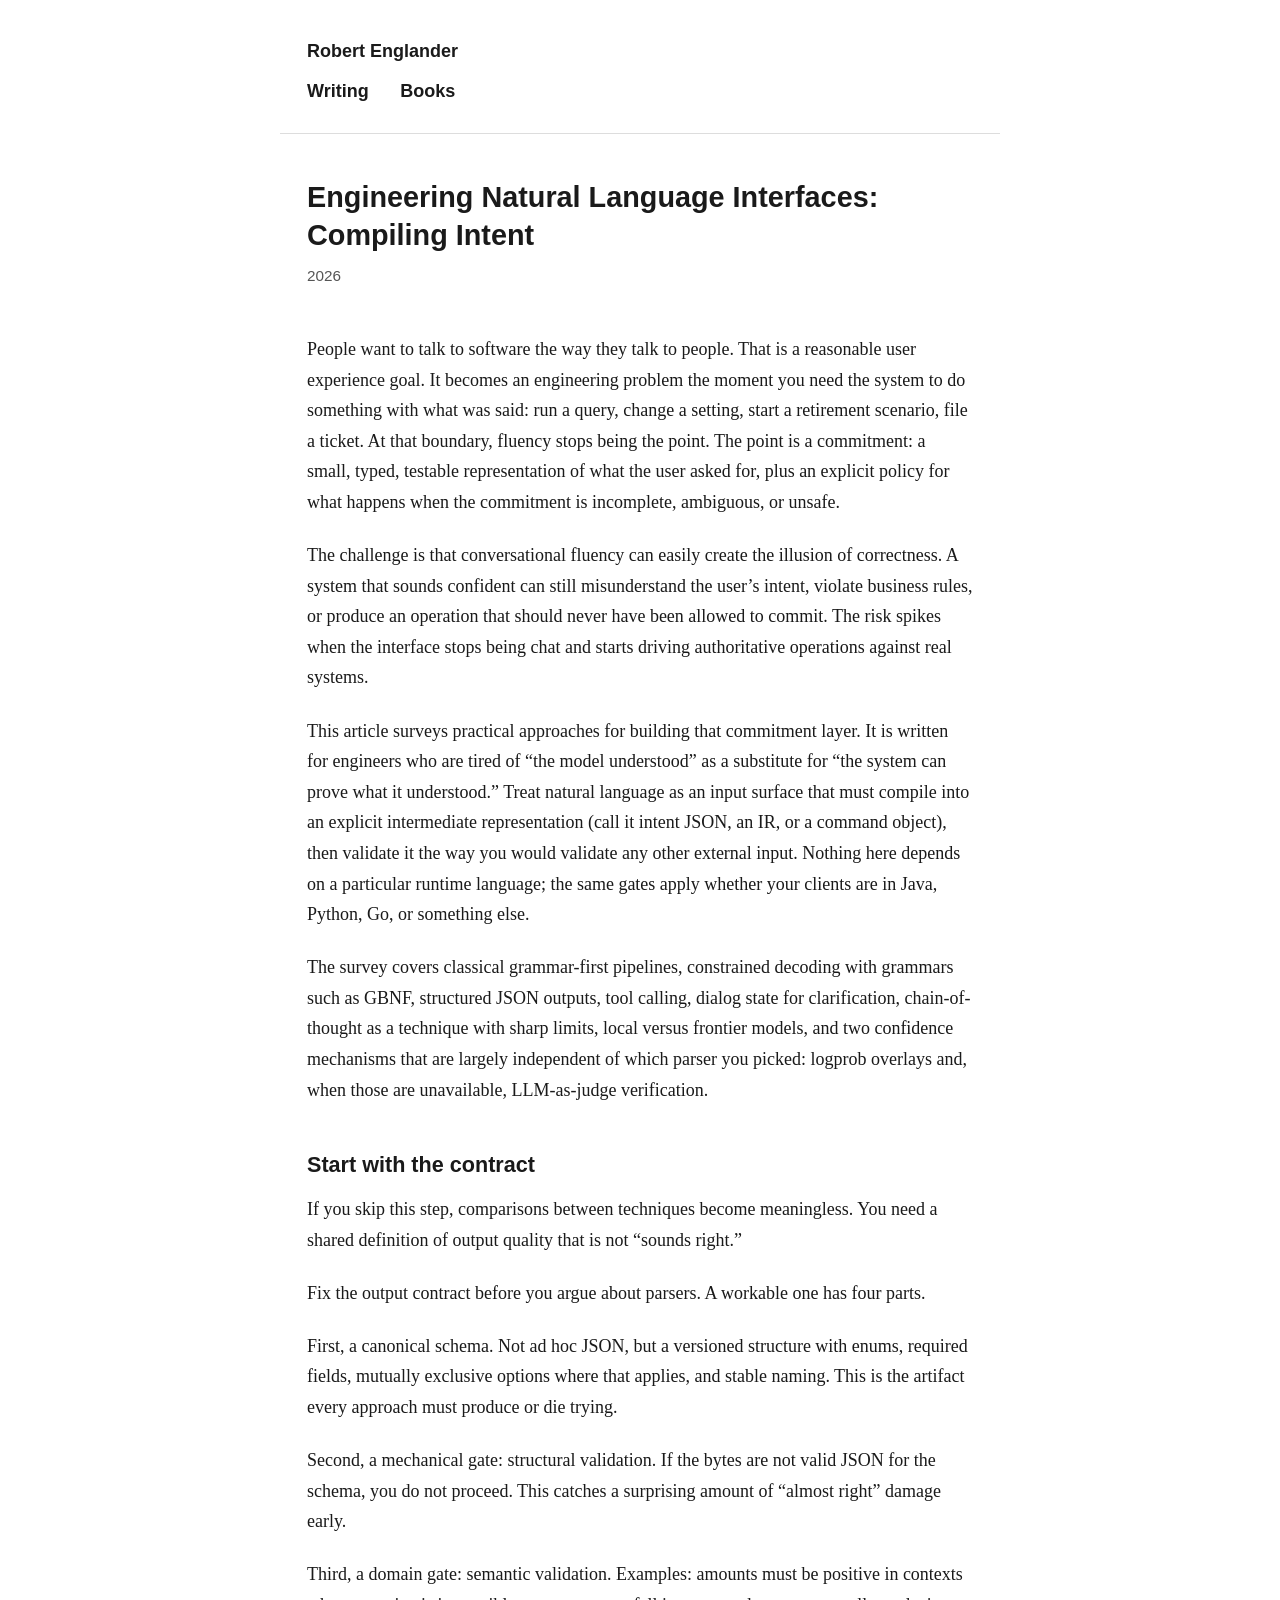
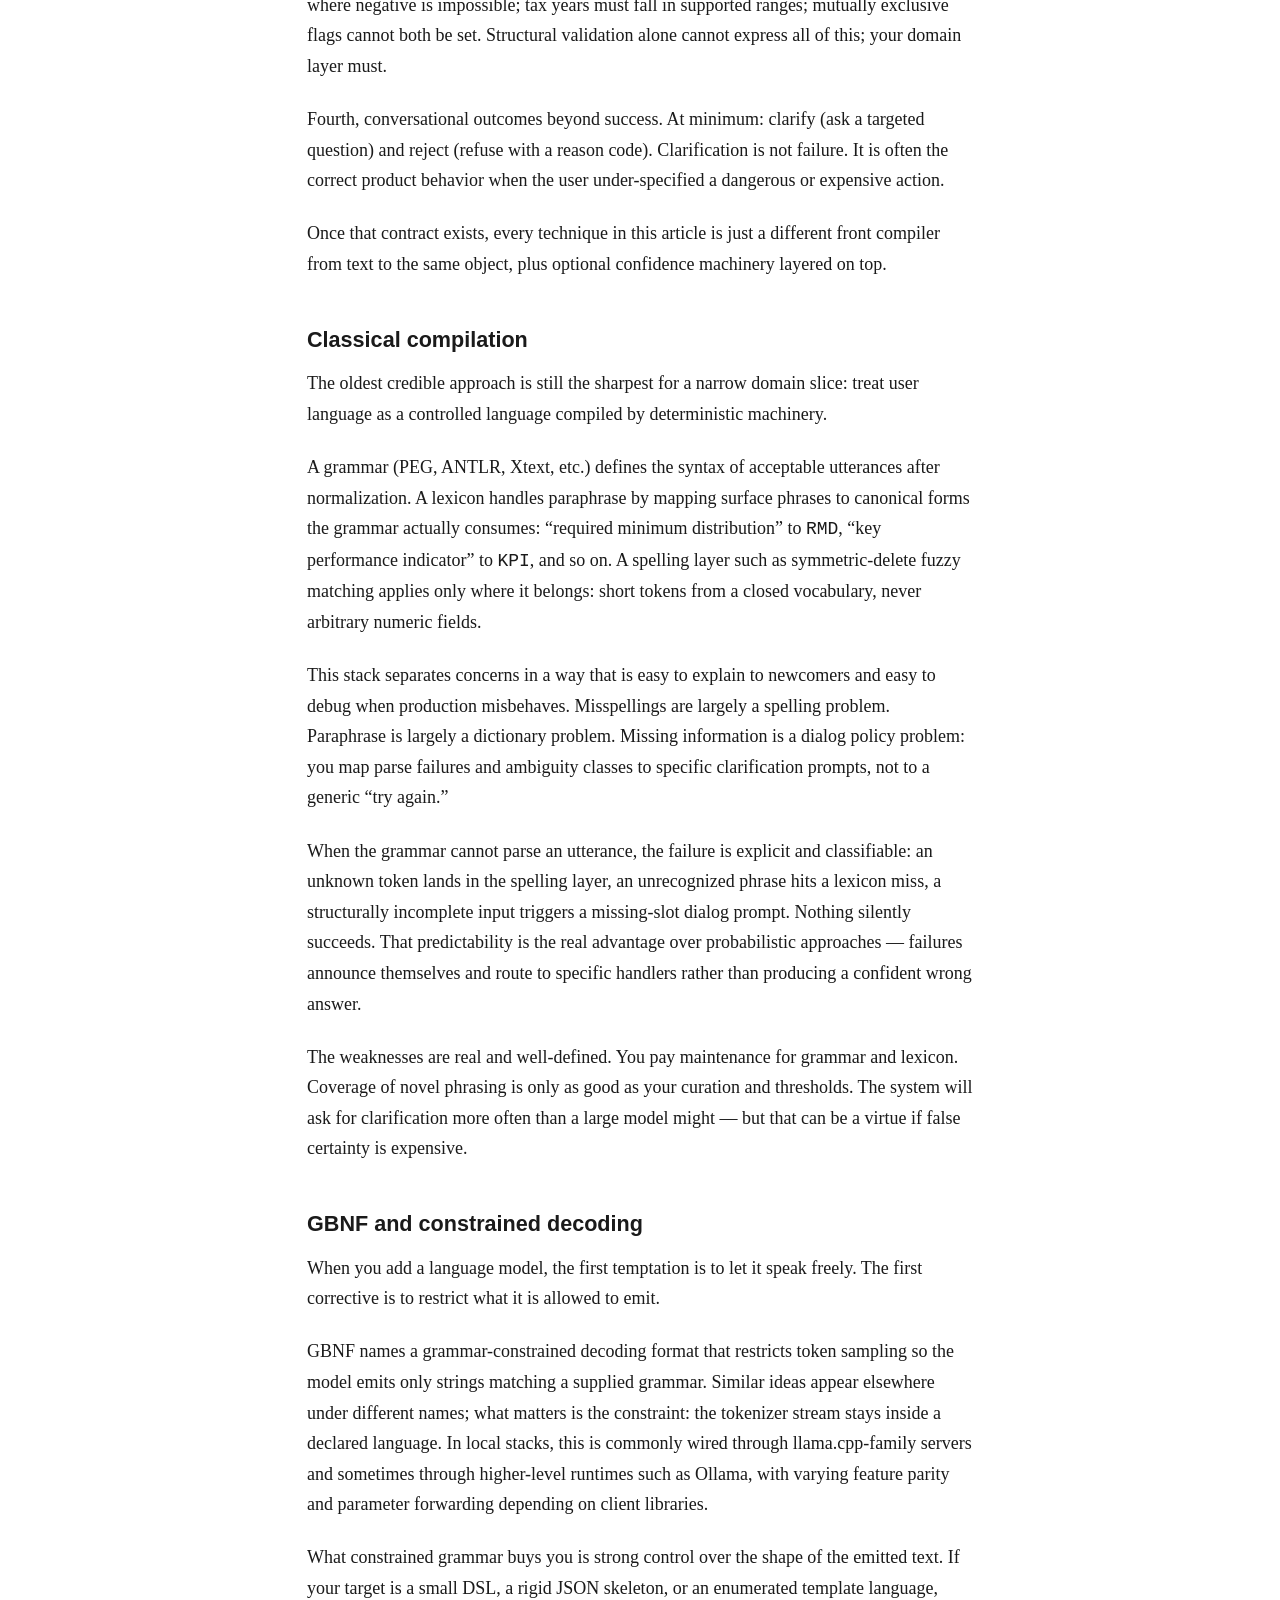
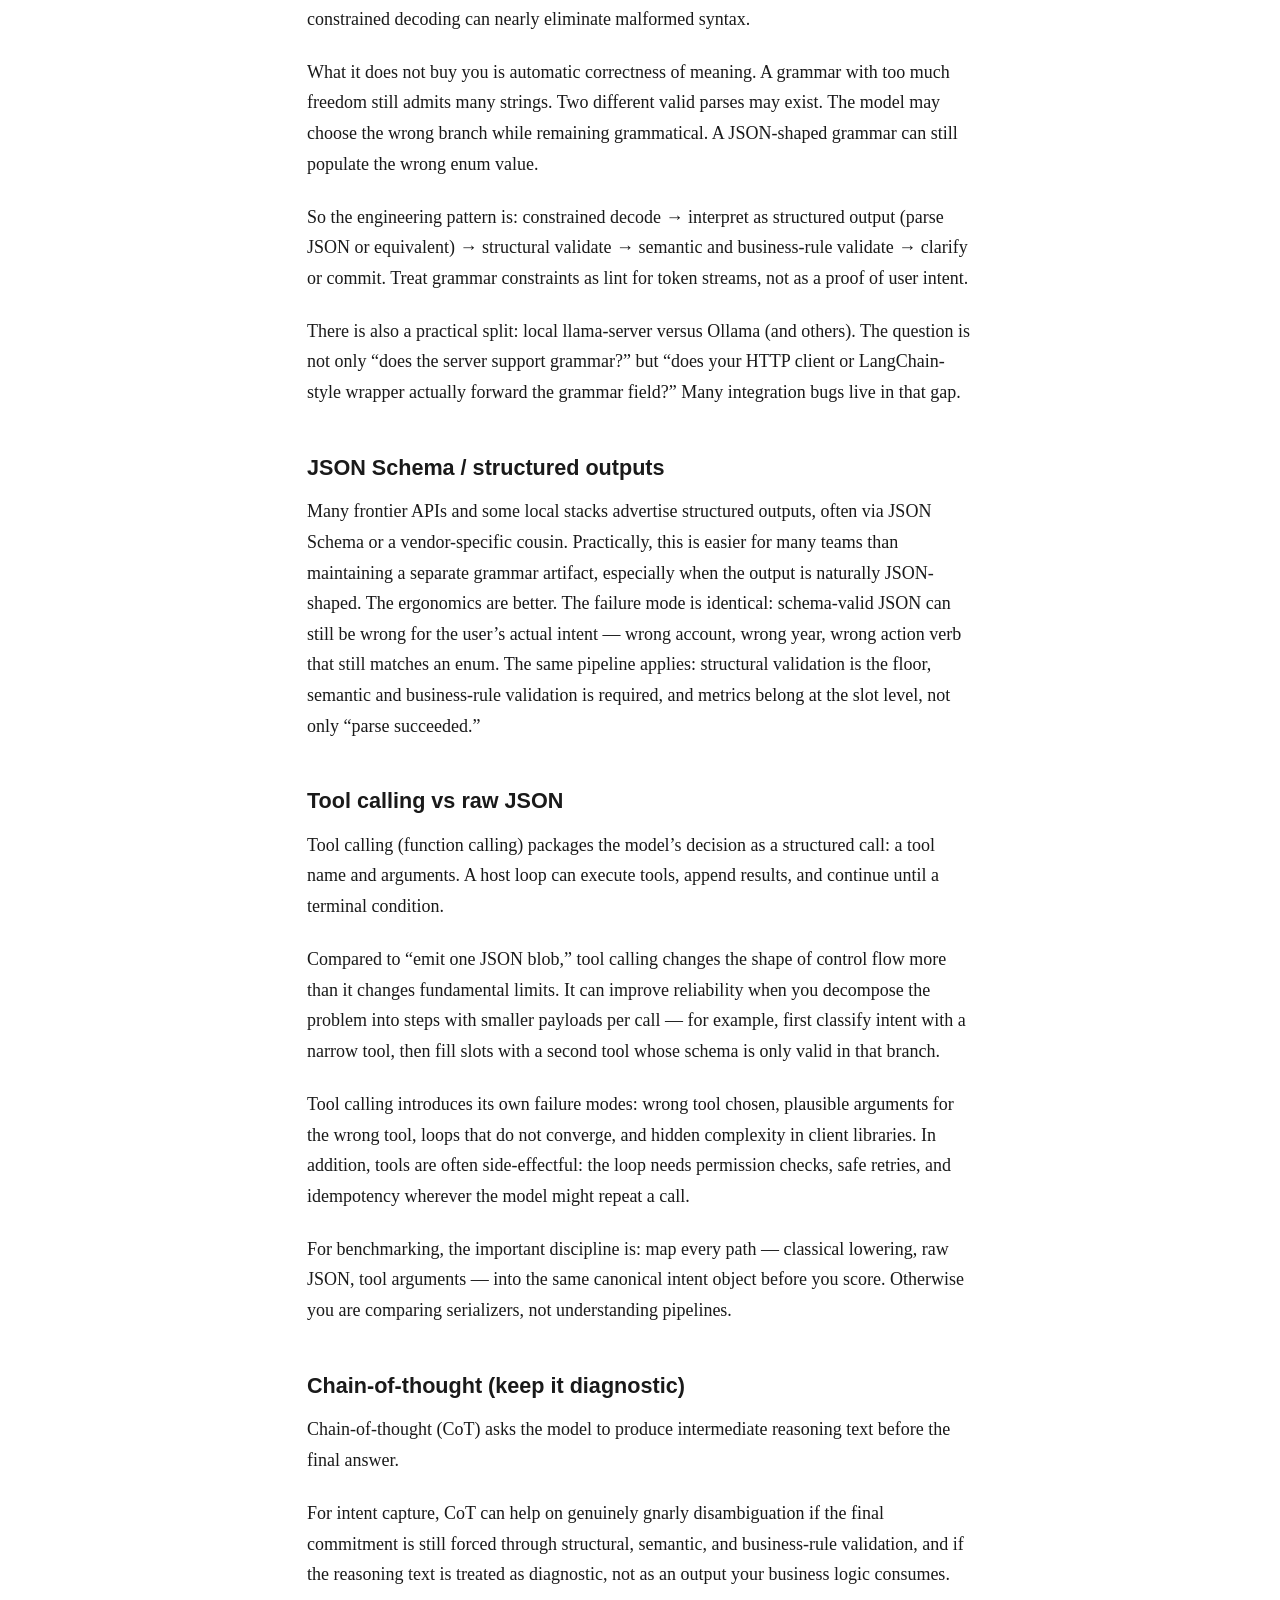
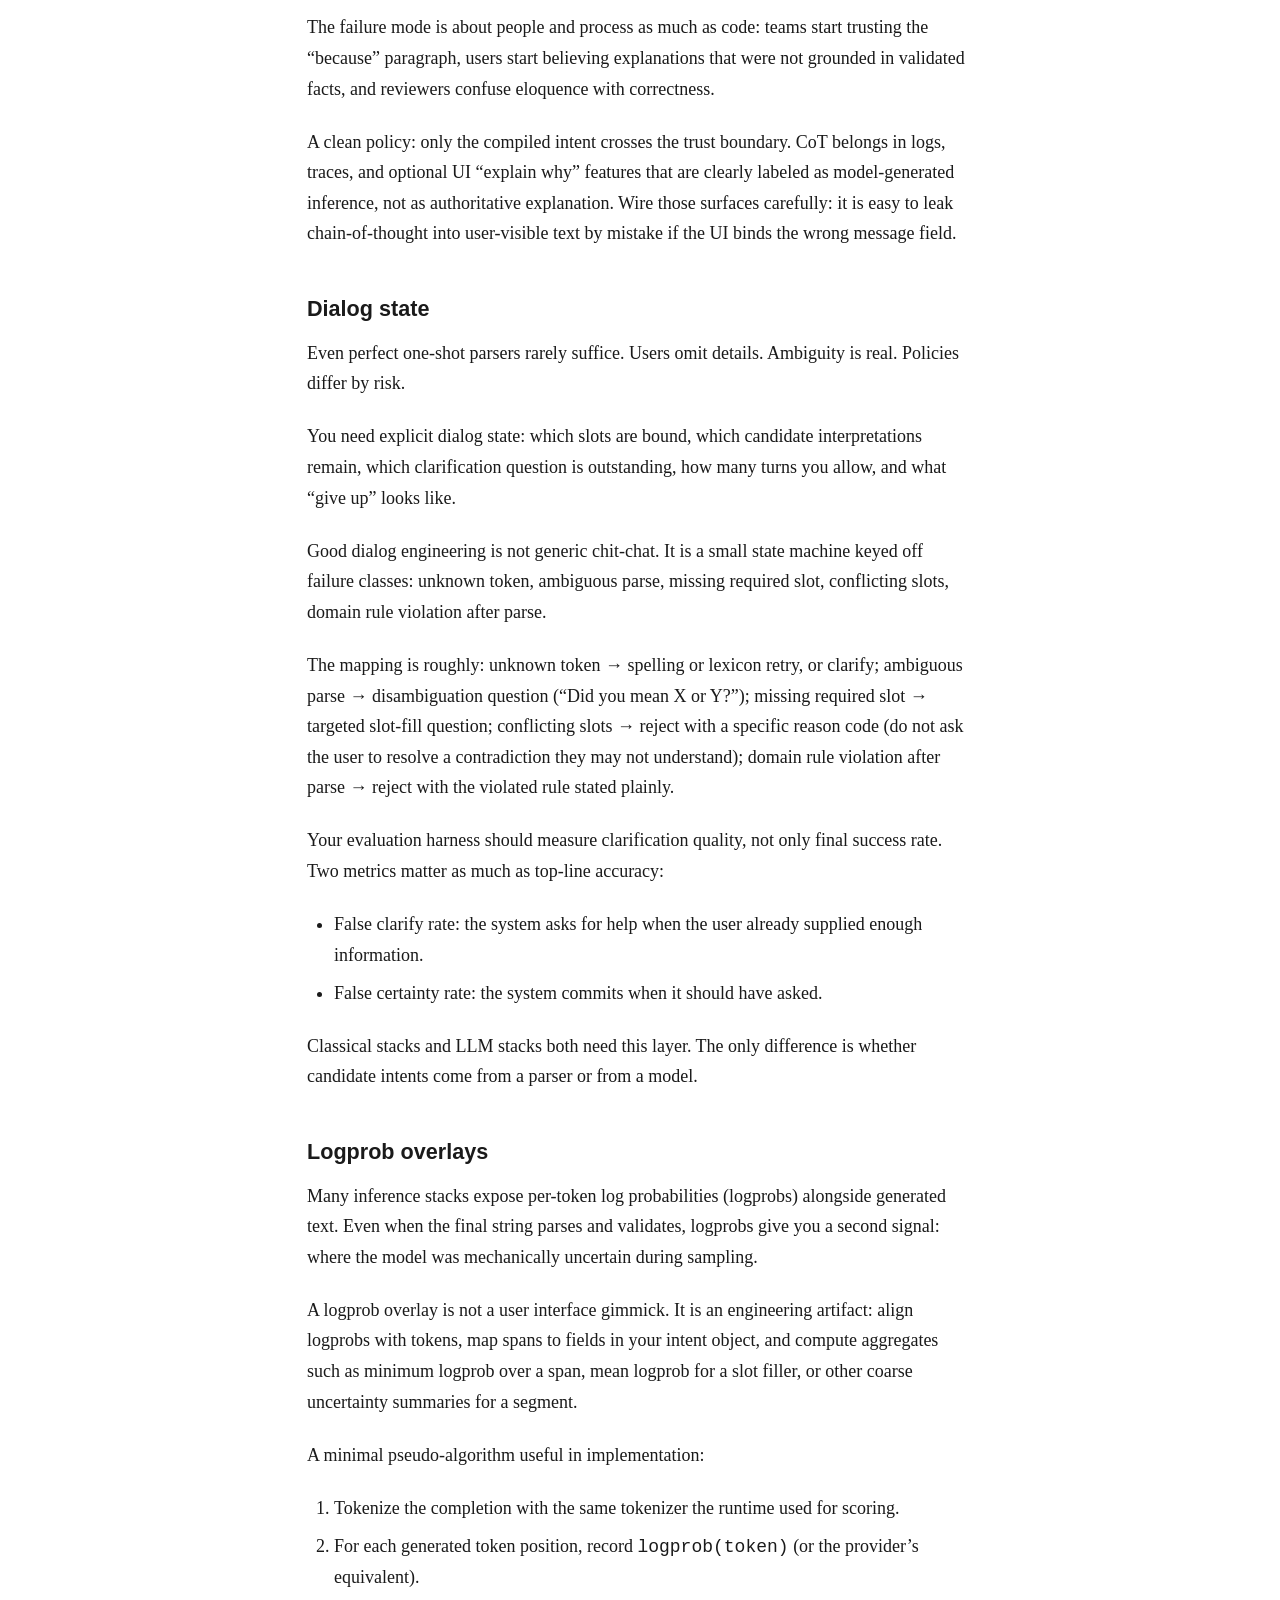
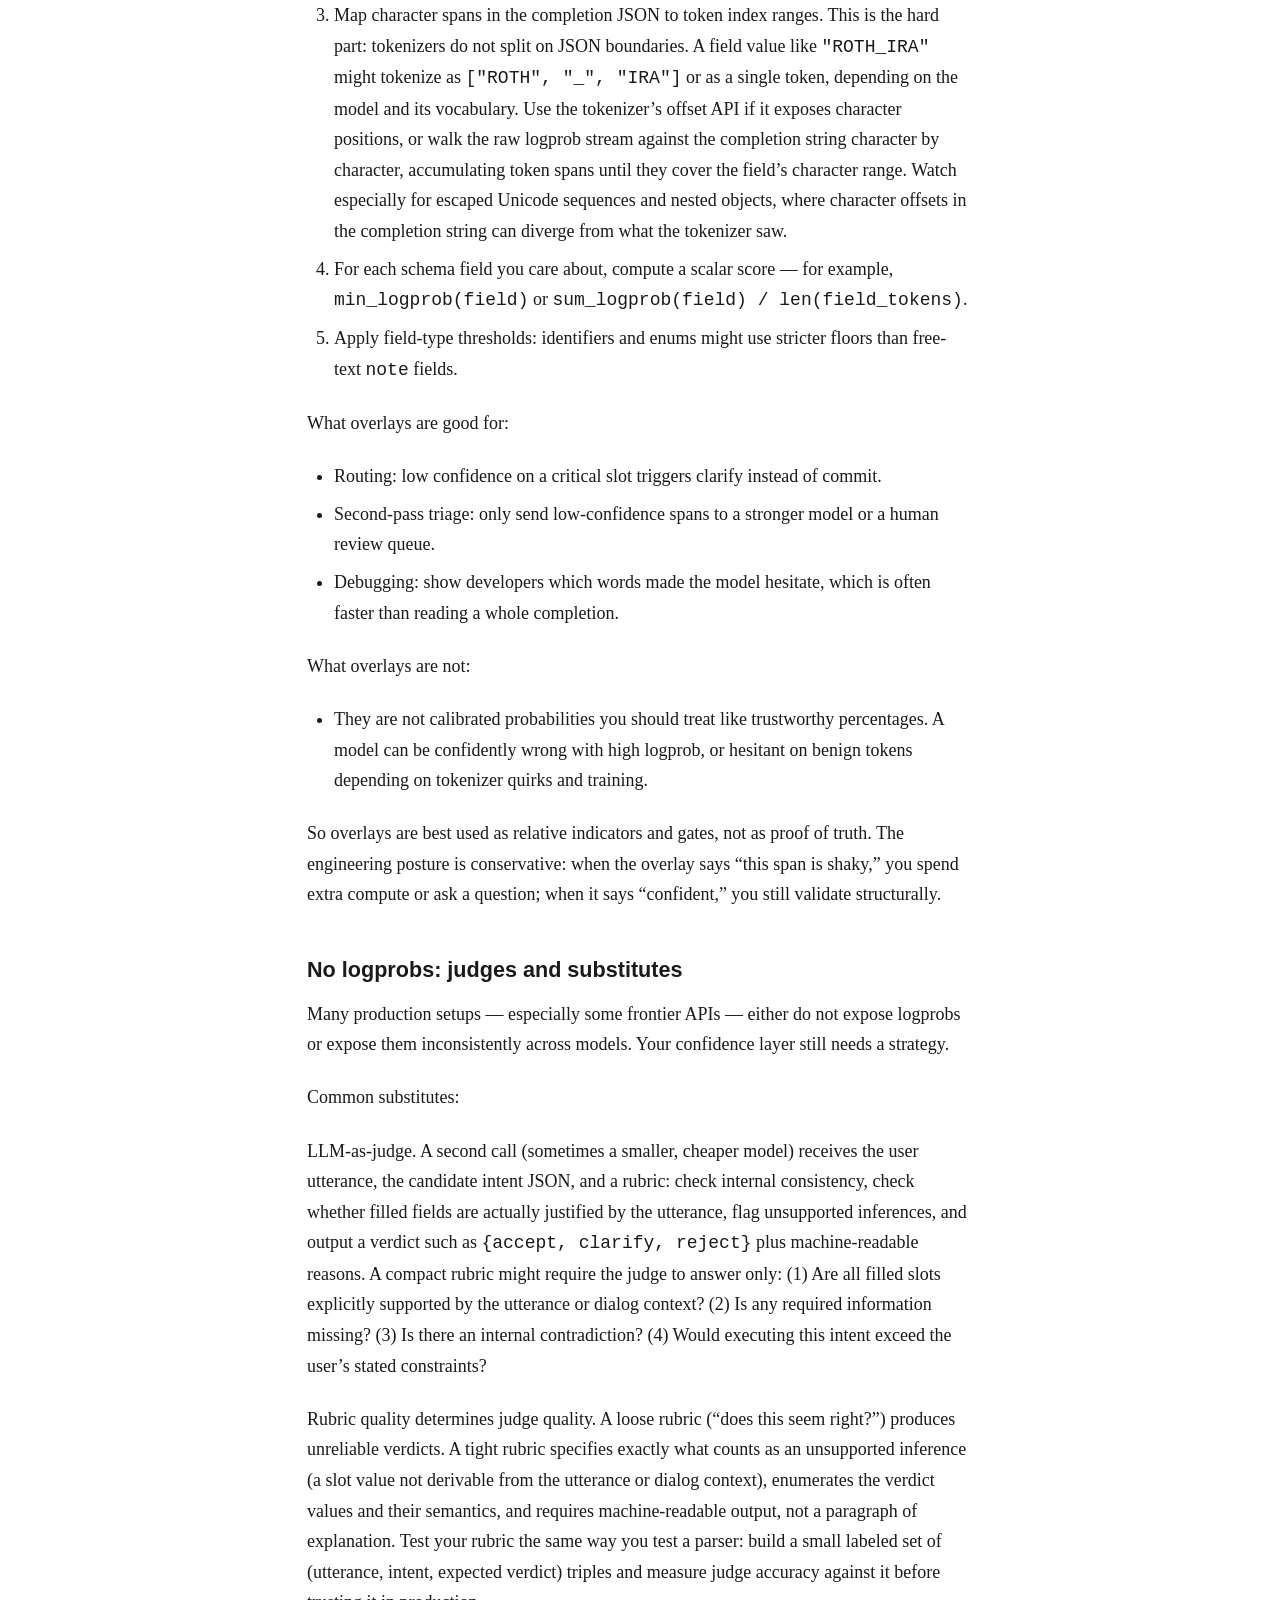
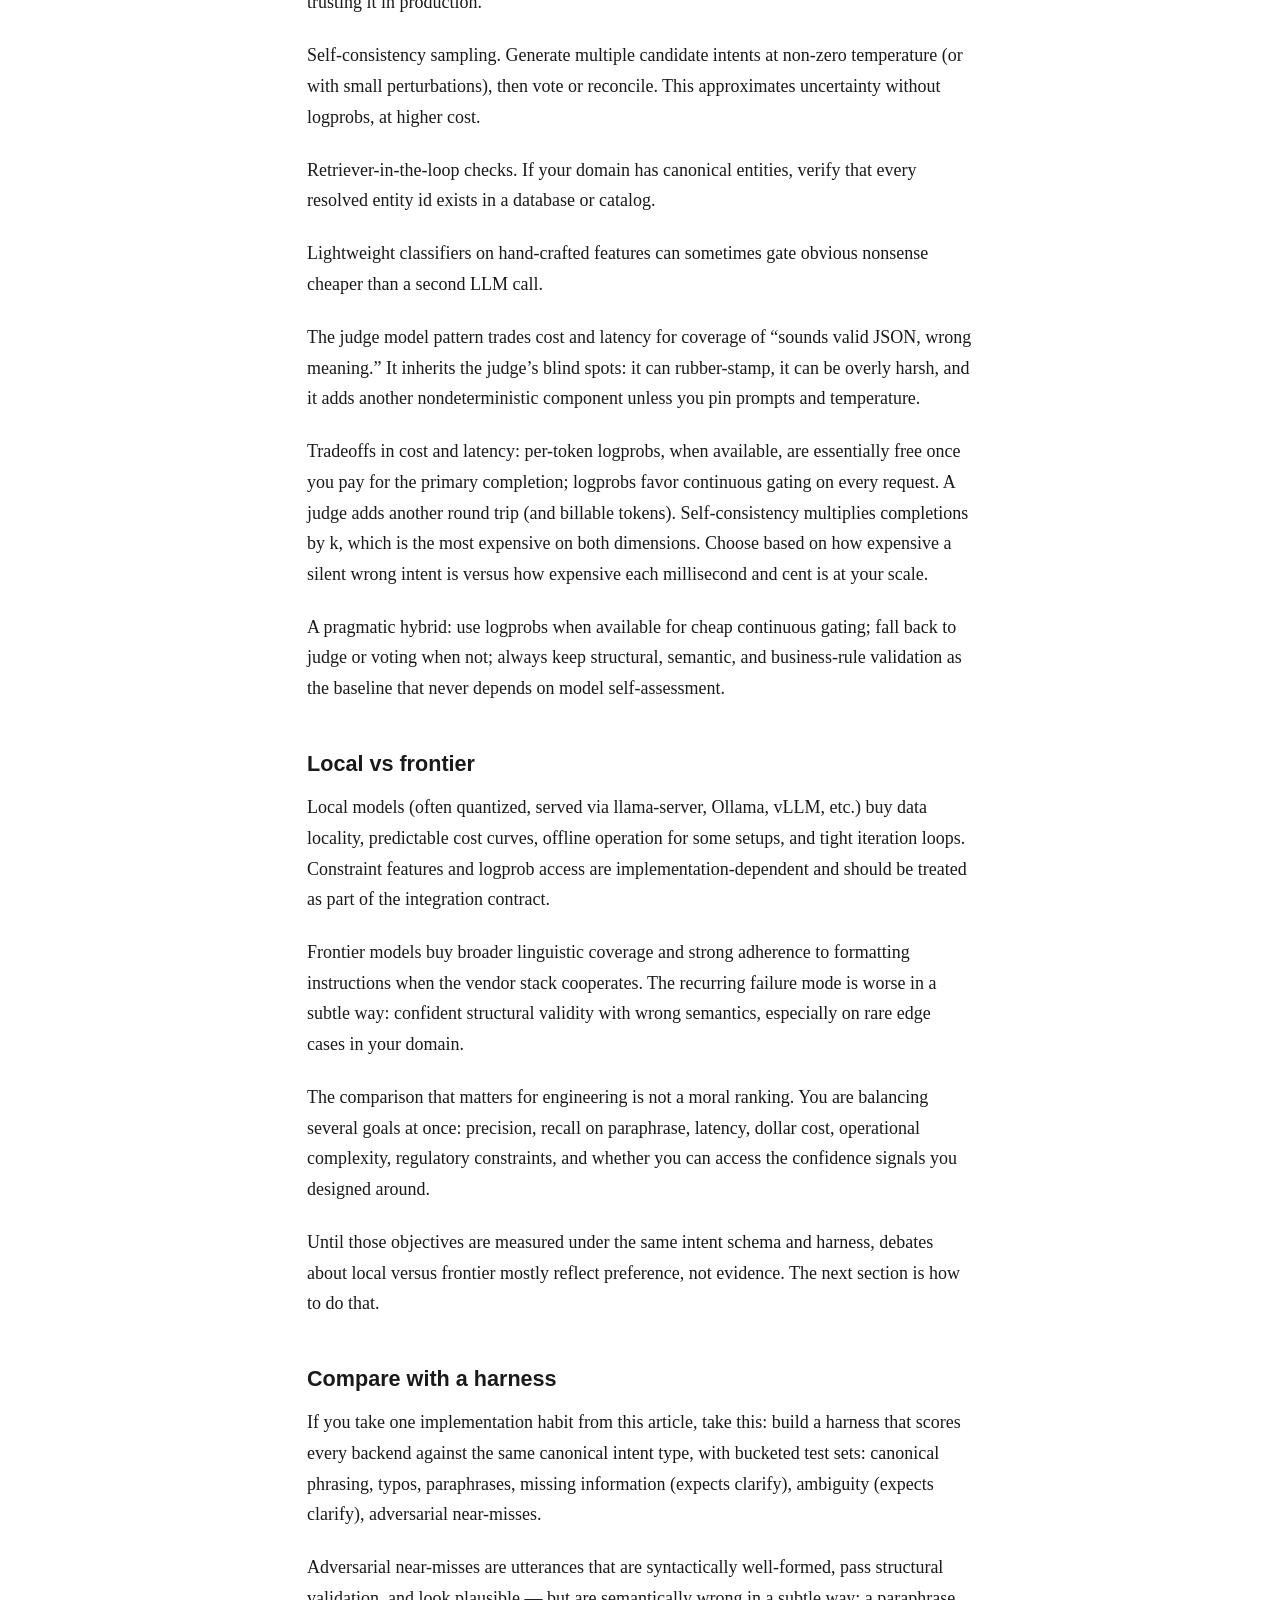
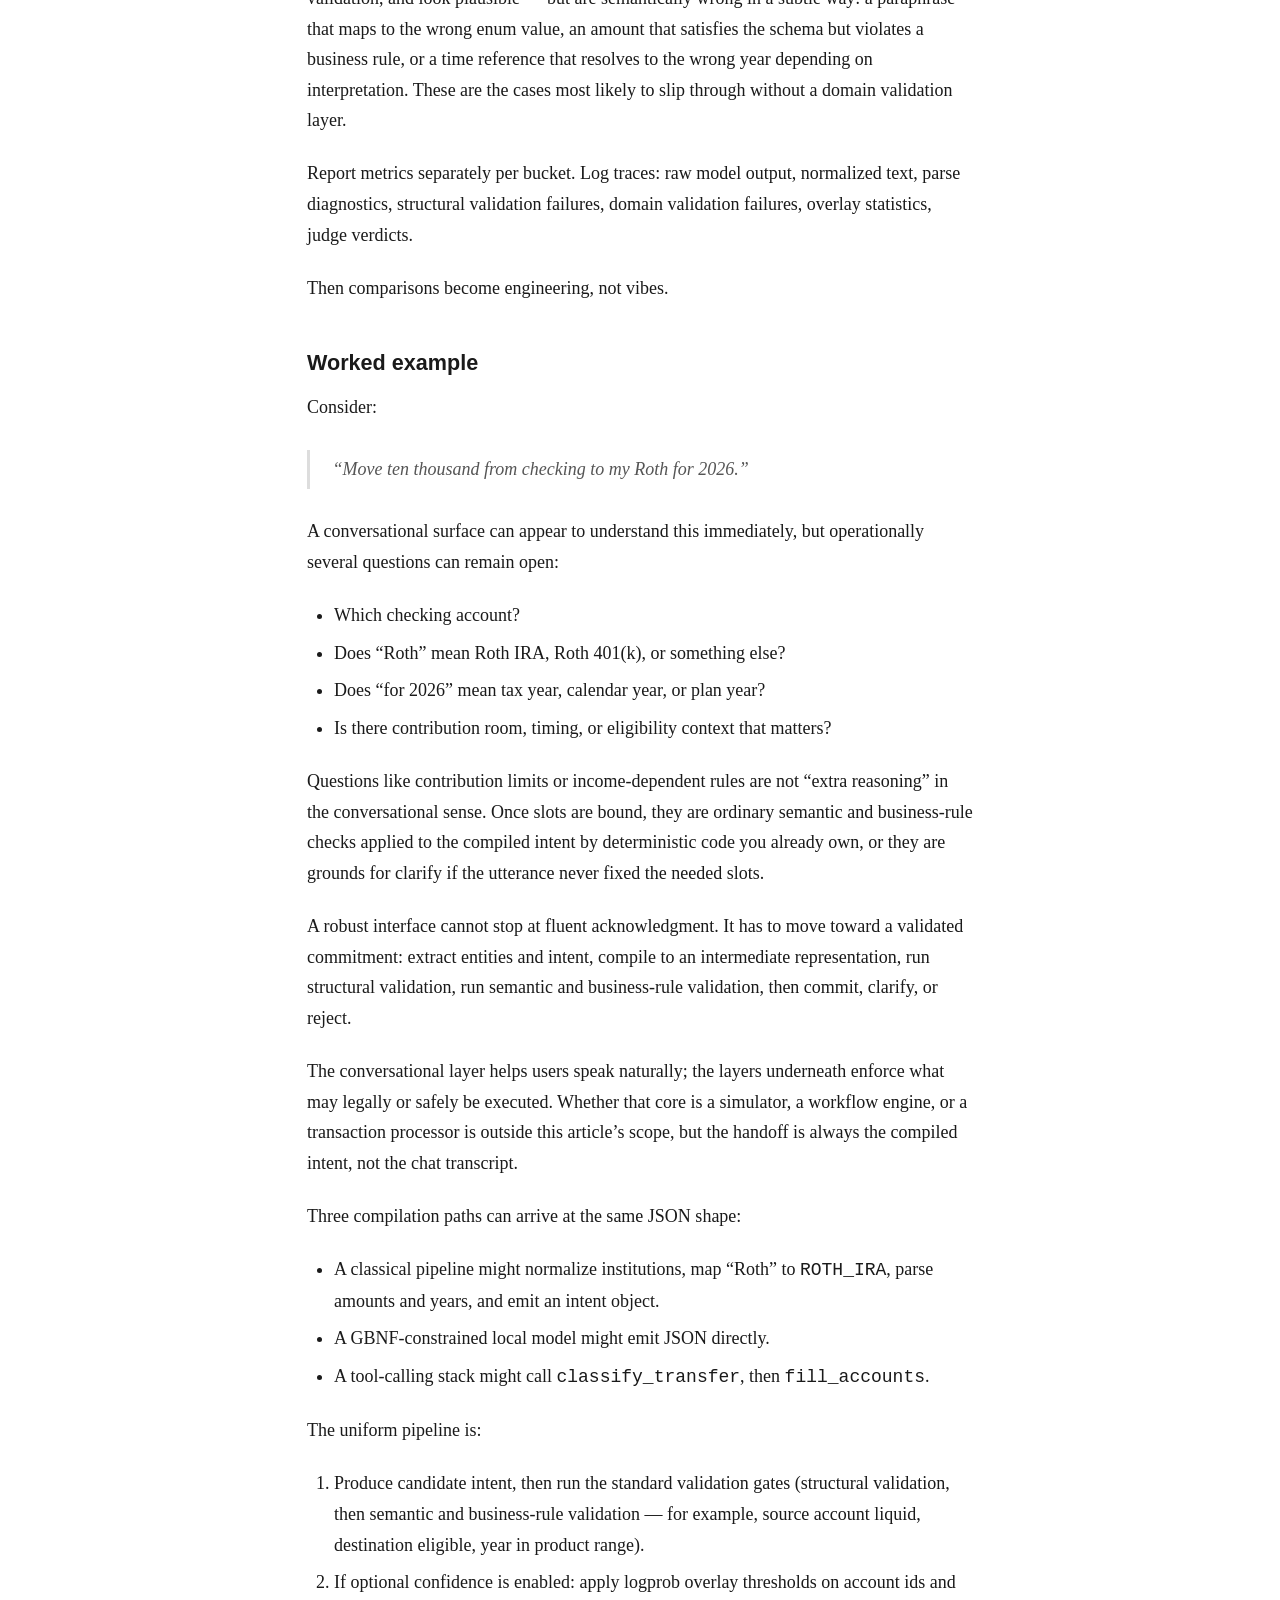
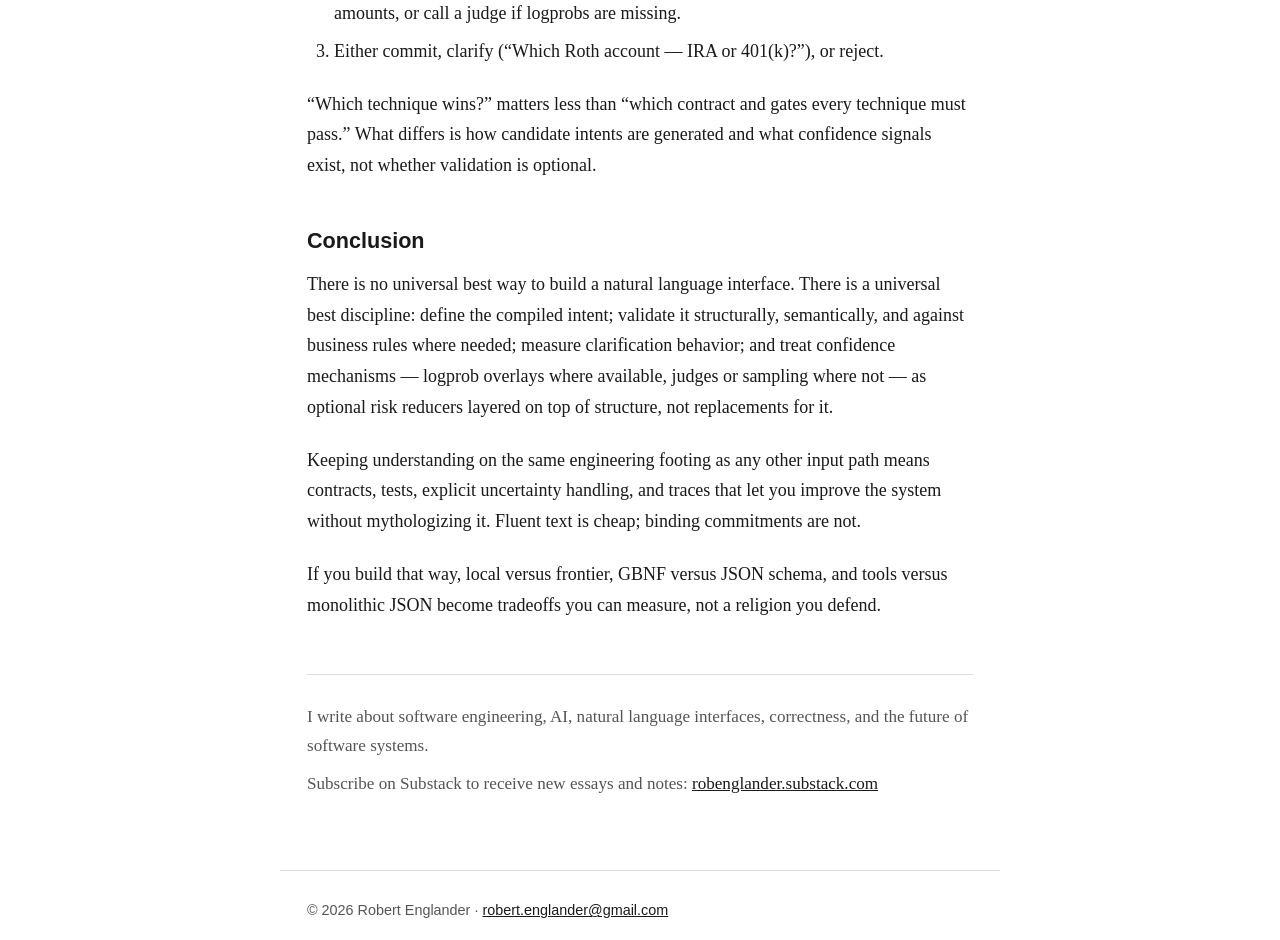
<file: writing/natural-language-interfaces-compiling-intent/index.html>
<!DOCTYPE html>
<html lang="en">
<head>
  <meta charset="UTF-8">
  <meta name="viewport" content="width=device-width, initial-scale=1.0">
  <title>Engineering Natural Language Interfaces: Compiling Intent — Robert Englander</title>
  <meta name="description" content="A practitioner survey of approaches for building natural language interfaces that compile user intent into validated commitments — classical pipelines, constrained decoding, logprob overlays, and judge-based confidence mechanisms.">
  <link rel="stylesheet" href="/css/style.css">
  <!-- Google tag (gtag.js) -->
  <script async src="https://www.googletagmanager.com/gtag/js?id=G-0KFMH9WVRH"></script>
  <script>
    window.dataLayer = window.dataLayer || [];
    function gtag(){dataLayer.push(arguments);}
    gtag('js', new Date());
    gtag('config', 'G-0KFMH9WVRH');
  </script>
</head>
<body>

<header class="site-header">
  <a href="/">Robert Englander</a>
  <nav>
    <a href="/writing/">Writing</a>
    <a href="/books/">Books</a>
  </nav>
</header>

<main>
  <article>

    <h1>Engineering Natural Language Interfaces: Compiling Intent</h1>
    <div class="meta">2026</div>

    <p>People want to talk to software the way they talk to people. That is a reasonable user experience goal. It becomes an engineering problem the moment you need the system to do something with what was said: run a query, change a setting, start a retirement scenario, file a ticket. At that boundary, fluency stops being the point. The point is a commitment: a small, typed, testable representation of what the user asked for, plus an explicit policy for what happens when the commitment is incomplete, ambiguous, or unsafe.</p>

    <p>The challenge is that conversational fluency can easily create the illusion of correctness. A system that sounds confident can still misunderstand the user&rsquo;s intent, violate business rules, or produce an operation that should never have been allowed to commit. The risk spikes when the interface stops being chat and starts driving authoritative operations against real systems.</p>

    <p>This article surveys practical approaches for building that commitment layer. It is written for engineers who are tired of &ldquo;the model understood&rdquo; as a substitute for &ldquo;the system can prove what it understood.&rdquo; Treat natural language as an input surface that must compile into an explicit intermediate representation (call it intent JSON, an IR, or a command object), then validate it the way you would validate any other external input. Nothing here depends on a particular runtime language; the same gates apply whether your clients are in Java, Python, Go, or something else.</p>

    <p>The survey covers classical grammar-first pipelines, constrained decoding with grammars such as GBNF, structured JSON outputs, tool calling, dialog state for clarification, chain-of-thought as a technique with sharp limits, local versus frontier models, and two confidence mechanisms that are largely independent of which parser you picked: logprob overlays and, when those are unavailable, LLM-as-judge verification.</p>

    <h2>Start with the contract</h2>

    <p>If you skip this step, comparisons between techniques become meaningless. You need a shared definition of output quality that is not &ldquo;sounds right.&rdquo;</p>

    <p>Fix the output contract before you argue about parsers. A workable one has four parts.</p>

    <p>First, a canonical schema. Not ad hoc JSON, but a versioned structure with enums, required fields, mutually exclusive options where that applies, and stable naming. This is the artifact every approach must produce or die trying.</p>

    <p>Second, a mechanical gate: structural validation. If the bytes are not valid JSON for the schema, you do not proceed. This catches a surprising amount of &ldquo;almost right&rdquo; damage early.</p>

    <p>Third, a domain gate: semantic validation. Examples: amounts must be positive in contexts where negative is impossible; tax years must fall in supported ranges; mutually exclusive flags cannot both be set. Structural validation alone cannot express all of this; your domain layer must.</p>

    <p>Fourth, conversational outcomes beyond success. At minimum: clarify (ask a targeted question) and reject (refuse with a reason code). Clarification is not failure. It is often the correct product behavior when the user under-specified a dangerous or expensive action.</p>

    <p>Once that contract exists, every technique in this article is just a different front compiler from text to the same object, plus optional confidence machinery layered on top.</p>

    <h2>Classical compilation</h2>

    <p>The oldest credible approach is still the sharpest for a narrow domain slice: treat user language as a controlled language compiled by deterministic machinery.</p>

    <p>A grammar (PEG, ANTLR, Xtext, etc.) defines the syntax of acceptable utterances after normalization. A lexicon handles paraphrase by mapping surface phrases to canonical forms the grammar actually consumes: &ldquo;required minimum distribution&rdquo; to <code>RMD</code>, &ldquo;key performance indicator&rdquo; to <code>KPI</code>, and so on. A spelling layer such as symmetric-delete fuzzy matching applies only where it belongs: short tokens from a closed vocabulary, never arbitrary numeric fields.</p>

    <p>This stack separates concerns in a way that is easy to explain to newcomers and easy to debug when production misbehaves. Misspellings are largely a spelling problem. Paraphrase is largely a dictionary problem. Missing information is a dialog policy problem: you map parse failures and ambiguity classes to specific clarification prompts, not to a generic &ldquo;try again.&rdquo;</p>

    <p>When the grammar cannot parse an utterance, the failure is explicit and classifiable: an unknown token lands in the spelling layer, an unrecognized phrase hits a lexicon miss, a structurally incomplete input triggers a missing-slot dialog prompt. Nothing silently succeeds. That predictability is the real advantage over probabilistic approaches &mdash; failures announce themselves and route to specific handlers rather than producing a confident wrong answer.</p>

    <p>The weaknesses are real and well-defined. You pay maintenance for grammar and lexicon. Coverage of novel phrasing is only as good as your curation and thresholds. The system will ask for clarification more often than a large model might &mdash; but that can be a virtue if false certainty is expensive.</p>

    <h2>GBNF and constrained decoding</h2>

    <p>When you add a language model, the first temptation is to let it speak freely. The first corrective is to restrict what it is allowed to emit.</p>

    <p>GBNF names a grammar-constrained decoding format that restricts token sampling so the model emits only strings matching a supplied grammar. Similar ideas appear elsewhere under different names; what matters is the constraint: the tokenizer stream stays inside a declared language. In local stacks, this is commonly wired through llama.cpp-family servers and sometimes through higher-level runtimes such as Ollama, with varying feature parity and parameter forwarding depending on client libraries.</p>

    <p>What constrained grammar buys you is strong control over the shape of the emitted text. If your target is a small DSL, a rigid JSON skeleton, or an enumerated template language, constrained decoding can nearly eliminate malformed syntax.</p>

    <p>What it does not buy you is automatic correctness of meaning. A grammar with too much freedom still admits many strings. Two different valid parses may exist. The model may choose the wrong branch while remaining grammatical. A JSON-shaped grammar can still populate the wrong enum value.</p>

    <p>So the engineering pattern is: constrained decode &rarr; interpret as structured output (parse JSON or equivalent) &rarr; structural validate &rarr; semantic and business-rule validate &rarr; clarify or commit. Treat grammar constraints as lint for token streams, not as a proof of user intent.</p>

    <p>There is also a practical split: local llama-server versus Ollama (and others). The question is not only &ldquo;does the server support grammar?&rdquo; but &ldquo;does your HTTP client or LangChain-style wrapper actually forward the grammar field?&rdquo; Many integration bugs live in that gap.</p>

    <h2>JSON Schema / structured outputs</h2>

    <p>Many frontier APIs and some local stacks advertise structured outputs, often via JSON Schema or a vendor-specific cousin. Practically, this is easier for many teams than maintaining a separate grammar artifact, especially when the output is naturally JSON-shaped. The ergonomics are better. The failure mode is identical: schema-valid JSON can still be wrong for the user&rsquo;s actual intent &mdash; wrong account, wrong year, wrong action verb that still matches an enum. The same pipeline applies: structural validation is the floor, semantic and business-rule validation is required, and metrics belong at the slot level, not only &ldquo;parse succeeded.&rdquo;</p>

    <h2>Tool calling vs raw JSON</h2>

    <p>Tool calling (function calling) packages the model&rsquo;s decision as a structured call: a tool name and arguments. A host loop can execute tools, append results, and continue until a terminal condition.</p>

    <p>Compared to &ldquo;emit one JSON blob,&rdquo; tool calling changes the shape of control flow more than it changes fundamental limits. It can improve reliability when you decompose the problem into steps with smaller payloads per call &mdash; for example, first classify intent with a narrow tool, then fill slots with a second tool whose schema is only valid in that branch.</p>

    <p>Tool calling introduces its own failure modes: wrong tool chosen, plausible arguments for the wrong tool, loops that do not converge, and hidden complexity in client libraries. In addition, tools are often side-effectful: the loop needs permission checks, safe retries, and idempotency wherever the model might repeat a call.</p>

    <p>For benchmarking, the important discipline is: map every path &mdash; classical lowering, raw JSON, tool arguments &mdash; into the same canonical intent object before you score. Otherwise you are comparing serializers, not understanding pipelines.</p>

    <h2>Chain-of-thought (keep it diagnostic)</h2>

    <p>Chain-of-thought (CoT) asks the model to produce intermediate reasoning text before the final answer.</p>

    <p>For intent capture, CoT can help on genuinely gnarly disambiguation if the final commitment is still forced through structural, semantic, and business-rule validation, and if the reasoning text is treated as diagnostic, not as an output your business logic consumes.</p>

    <p>The failure mode is about people and process as much as code: teams start trusting the &ldquo;because&rdquo; paragraph, users start believing explanations that were not grounded in validated facts, and reviewers confuse eloquence with correctness.</p>

    <p>A clean policy: only the compiled intent crosses the trust boundary. CoT belongs in logs, traces, and optional UI &ldquo;explain why&rdquo; features that are clearly labeled as model-generated inference, not as authoritative explanation. Wire those surfaces carefully: it is easy to leak chain-of-thought into user-visible text by mistake if the UI binds the wrong message field.</p>

    <h2>Dialog state</h2>

    <p>Even perfect one-shot parsers rarely suffice. Users omit details. Ambiguity is real. Policies differ by risk.</p>

    <p>You need explicit dialog state: which slots are bound, which candidate interpretations remain, which clarification question is outstanding, how many turns you allow, and what &ldquo;give up&rdquo; looks like.</p>

    <p>Good dialog engineering is not generic chit-chat. It is a small state machine keyed off failure classes: unknown token, ambiguous parse, missing required slot, conflicting slots, domain rule violation after parse.</p>

    <p>The mapping is roughly: unknown token &rarr; spelling or lexicon retry, or clarify; ambiguous parse &rarr; disambiguation question (&ldquo;Did you mean X or Y?&rdquo;); missing required slot &rarr; targeted slot-fill question; conflicting slots &rarr; reject with a specific reason code (do not ask the user to resolve a contradiction they may not understand); domain rule violation after parse &rarr; reject with the violated rule stated plainly.</p>

    <p>Your evaluation harness should measure clarification quality, not only final success rate. Two metrics matter as much as top-line accuracy:</p>

    <ul>
      <li>False clarify rate: the system asks for help when the user already supplied enough information.</li>
      <li>False certainty rate: the system commits when it should have asked.</li>
    </ul>

    <p>Classical stacks and LLM stacks both need this layer. The only difference is whether candidate intents come from a parser or from a model.</p>

    <h2>Logprob overlays</h2>

    <p>Many inference stacks expose per-token log probabilities (logprobs) alongside generated text. Even when the final string parses and validates, logprobs give you a second signal: where the model was mechanically uncertain during sampling.</p>

    <p>A logprob overlay is not a user interface gimmick. It is an engineering artifact: align logprobs with tokens, map spans to fields in your intent object, and compute aggregates such as minimum logprob over a span, mean logprob for a slot filler, or other coarse uncertainty summaries for a segment.</p>

    <p>A minimal pseudo-algorithm useful in implementation:</p>

    <ol>
      <li>Tokenize the completion with the same tokenizer the runtime used for scoring.</li>
      <li>For each generated token position, record <code>logprob(token)</code> (or the provider&rsquo;s equivalent).</li>
      <li>Map character spans in the completion JSON to token index ranges. This is the hard part: tokenizers do not split on JSON boundaries. A field value like <code>"ROTH_IRA"</code> might tokenize as <code>["ROTH", "_", "IRA"]</code> or as a single token, depending on the model and its vocabulary. Use the tokenizer&rsquo;s offset API if it exposes character positions, or walk the raw logprob stream against the completion string character by character, accumulating token spans until they cover the field&rsquo;s character range. Watch especially for escaped Unicode sequences and nested objects, where character offsets in the completion string can diverge from what the tokenizer saw.</li>
      <li>For each schema field you care about, compute a scalar score &mdash; for example, <code>min_logprob(field)</code> or <code>sum_logprob(field) / len(field_tokens)</code>.</li>
      <li>Apply field-type thresholds: identifiers and enums might use stricter floors than free-text <code>note</code> fields.</li>
    </ol>

    <p>What overlays are good for:</p>

    <ul>
      <li>Routing: low confidence on a critical slot triggers clarify instead of commit.</li>
      <li>Second-pass triage: only send low-confidence spans to a stronger model or a human review queue.</li>
      <li>Debugging: show developers which words made the model hesitate, which is often faster than reading a whole completion.</li>
    </ul>

    <p>What overlays are not:</p>

    <ul>
      <li>They are not calibrated probabilities you should treat like trustworthy percentages. A model can be confidently wrong with high logprob, or hesitant on benign tokens depending on tokenizer quirks and training.</li>
    </ul>

    <p>So overlays are best used as relative indicators and gates, not as proof of truth. The engineering posture is conservative: when the overlay says &ldquo;this span is shaky,&rdquo; you spend extra compute or ask a question; when it says &ldquo;confident,&rdquo; you still validate structurally.</p>

    <h2>No logprobs: judges and substitutes</h2>

    <p>Many production setups &mdash; especially some frontier APIs &mdash; either do not expose logprobs or expose them inconsistently across models. Your confidence layer still needs a strategy.</p>

    <p>Common substitutes:</p>

    <p>LLM-as-judge. A second call (sometimes a smaller, cheaper model) receives the user utterance, the candidate intent JSON, and a rubric: check internal consistency, check whether filled fields are actually justified by the utterance, flag unsupported inferences, and output a verdict such as <code>{accept, clarify, reject}</code> plus machine-readable reasons. A compact rubric might require the judge to answer only: (1) Are all filled slots explicitly supported by the utterance or dialog context? (2) Is any required information missing? (3) Is there an internal contradiction? (4) Would executing this intent exceed the user&rsquo;s stated constraints?</p>

    <p>Rubric quality determines judge quality. A loose rubric (&ldquo;does this seem right?&rdquo;) produces unreliable verdicts. A tight rubric specifies exactly what counts as an unsupported inference (a slot value not derivable from the utterance or dialog context), enumerates the verdict values and their semantics, and requires machine-readable output, not a paragraph of explanation. Test your rubric the same way you test a parser: build a small labeled set of (utterance, intent, expected verdict) triples and measure judge accuracy against it before trusting it in production.</p>

    <p>Self-consistency sampling. Generate multiple candidate intents at non-zero temperature (or with small perturbations), then vote or reconcile. This approximates uncertainty without logprobs, at higher cost.</p>

    <p>Retriever-in-the-loop checks. If your domain has canonical entities, verify that every resolved entity id exists in a database or catalog.</p>

    <p>Lightweight classifiers on hand-crafted features can sometimes gate obvious nonsense cheaper than a second LLM call.</p>

    <p>The judge model pattern trades cost and latency for coverage of &ldquo;sounds valid JSON, wrong meaning.&rdquo; It inherits the judge&rsquo;s blind spots: it can rubber-stamp, it can be overly harsh, and it adds another nondeterministic component unless you pin prompts and temperature.</p>

    <p>Tradeoffs in cost and latency: per-token logprobs, when available, are essentially free once you pay for the primary completion; logprobs favor continuous gating on every request. A judge adds another round trip (and billable tokens). Self-consistency multiplies completions by k, which is the most expensive on both dimensions. Choose based on how expensive a silent wrong intent is versus how expensive each millisecond and cent is at your scale.</p>

    <p>A pragmatic hybrid: use logprobs when available for cheap continuous gating; fall back to judge or voting when not; always keep structural, semantic, and business-rule validation as the baseline that never depends on model self-assessment.</p>

    <h2>Local vs frontier</h2>

    <p>Local models (often quantized, served via llama-server, Ollama, vLLM, etc.) buy data locality, predictable cost curves, offline operation for some setups, and tight iteration loops. Constraint features and logprob access are implementation-dependent and should be treated as part of the integration contract.</p>

    <p>Frontier models buy broader linguistic coverage and strong adherence to formatting instructions when the vendor stack cooperates. The recurring failure mode is worse in a subtle way: confident structural validity with wrong semantics, especially on rare edge cases in your domain.</p>

    <p>The comparison that matters for engineering is not a moral ranking. You are balancing several goals at once: precision, recall on paraphrase, latency, dollar cost, operational complexity, regulatory constraints, and whether you can access the confidence signals you designed around.</p>

    <p>Until those objectives are measured under the same intent schema and harness, debates about local versus frontier mostly reflect preference, not evidence. The next section is how to do that.</p>

    <h2>Compare with a harness</h2>

    <p>If you take one implementation habit from this article, take this: build a harness that scores every backend against the same canonical intent type, with bucketed test sets: canonical phrasing, typos, paraphrases, missing information (expects clarify), ambiguity (expects clarify), adversarial near-misses.</p>

    <p>Adversarial near-misses are utterances that are syntactically well-formed, pass structural validation, and look plausible &mdash; but are semantically wrong in a subtle way: a paraphrase that maps to the wrong enum value, an amount that satisfies the schema but violates a business rule, or a time reference that resolves to the wrong year depending on interpretation. These are the cases most likely to slip through without a domain validation layer.</p>

    <p>Report metrics separately per bucket. Log traces: raw model output, normalized text, parse diagnostics, structural validation failures, domain validation failures, overlay statistics, judge verdicts.</p>

    <p>Then comparisons become engineering, not vibes.</p>

    <h2>Worked example</h2>

    <p>Consider:</p>

    <blockquote>
      <p>&ldquo;Move ten thousand from checking to my Roth for 2026.&rdquo;</p>
    </blockquote>

    <p>A conversational surface can appear to understand this immediately, but operationally several questions can remain open:</p>

    <ul>
      <li>Which checking account?</li>
      <li>Does &ldquo;Roth&rdquo; mean Roth IRA, Roth 401(k), or something else?</li>
      <li>Does &ldquo;for 2026&rdquo; mean tax year, calendar year, or plan year?</li>
      <li>Is there contribution room, timing, or eligibility context that matters?</li>
    </ul>

    <p>Questions like contribution limits or income-dependent rules are not &ldquo;extra reasoning&rdquo; in the conversational sense. Once slots are bound, they are ordinary semantic and business-rule checks applied to the compiled intent by deterministic code you already own, or they are grounds for clarify if the utterance never fixed the needed slots.</p>

    <p>A robust interface cannot stop at fluent acknowledgment. It has to move toward a validated commitment: extract entities and intent, compile to an intermediate representation, run structural validation, run semantic and business-rule validation, then commit, clarify, or reject.</p>

    <p>The conversational layer helps users speak naturally; the layers underneath enforce what may legally or safely be executed. Whether that core is a simulator, a workflow engine, or a transaction processor is outside this article&rsquo;s scope, but the handoff is always the compiled intent, not the chat transcript.</p>

    <p>Three compilation paths can arrive at the same JSON shape:</p>

    <ul>
      <li>A classical pipeline might normalize institutions, map &ldquo;Roth&rdquo; to <code>ROTH_IRA</code>, parse amounts and years, and emit an intent object.</li>
      <li>A GBNF-constrained local model might emit JSON directly.</li>
      <li>A tool-calling stack might call <code>classify_transfer</code>, then <code>fill_accounts</code>.</li>
    </ul>

    <p>The uniform pipeline is:</p>

    <ol>
      <li>Produce candidate intent, then run the standard validation gates (structural validation, then semantic and business-rule validation &mdash; for example, source account liquid, destination eligible, year in product range).</li>
      <li>If optional confidence is enabled: apply logprob overlay thresholds on account ids and amounts, or call a judge if logprobs are missing.</li>
      <li>Either commit, clarify (&ldquo;Which Roth account &mdash; IRA or 401(k)?&rdquo;), or reject.</li>
    </ol>

    <p>&ldquo;Which technique wins?&rdquo; matters less than &ldquo;which contract and gates every technique must pass.&rdquo; What differs is how candidate intents are generated and what confidence signals exist, not whether validation is optional.</p>

    <h2>Conclusion</h2>

    <p>There is no universal best way to build a natural language interface. There is a universal best discipline: define the compiled intent; validate it structurally, semantically, and against business rules where needed; measure clarification behavior; and treat confidence mechanisms &mdash; logprob overlays where available, judges or sampling where not &mdash; as optional risk reducers layered on top of structure, not replacements for it.</p>

    <p>Keeping understanding on the same engineering footing as any other input path means contracts, tests, explicit uncertainty handling, and traces that let you improve the system without mythologizing it. Fluent text is cheap; binding commitments are not.</p>

    <p>If you build that way, local versus frontier, GBNF versus JSON schema, and tools versus monolithic JSON become tradeoffs you can measure, not a religion you defend.</p>

  </article>

  <div class="subscribe">
    <p>I write about software engineering, AI, natural language interfaces, correctness, and the future of software systems.</p>
    <p>Subscribe on Substack to receive new essays and notes: <a href="https://robenglander.substack.com/">robenglander.substack.com</a></p>
  </div>
</main>

<footer class="site-footer">&copy; 2026 Robert Englander &middot; <a href="mailto:robert.englander@gmail.com">robert.englander@gmail.com</a></footer>

</body>
</html>
</file>
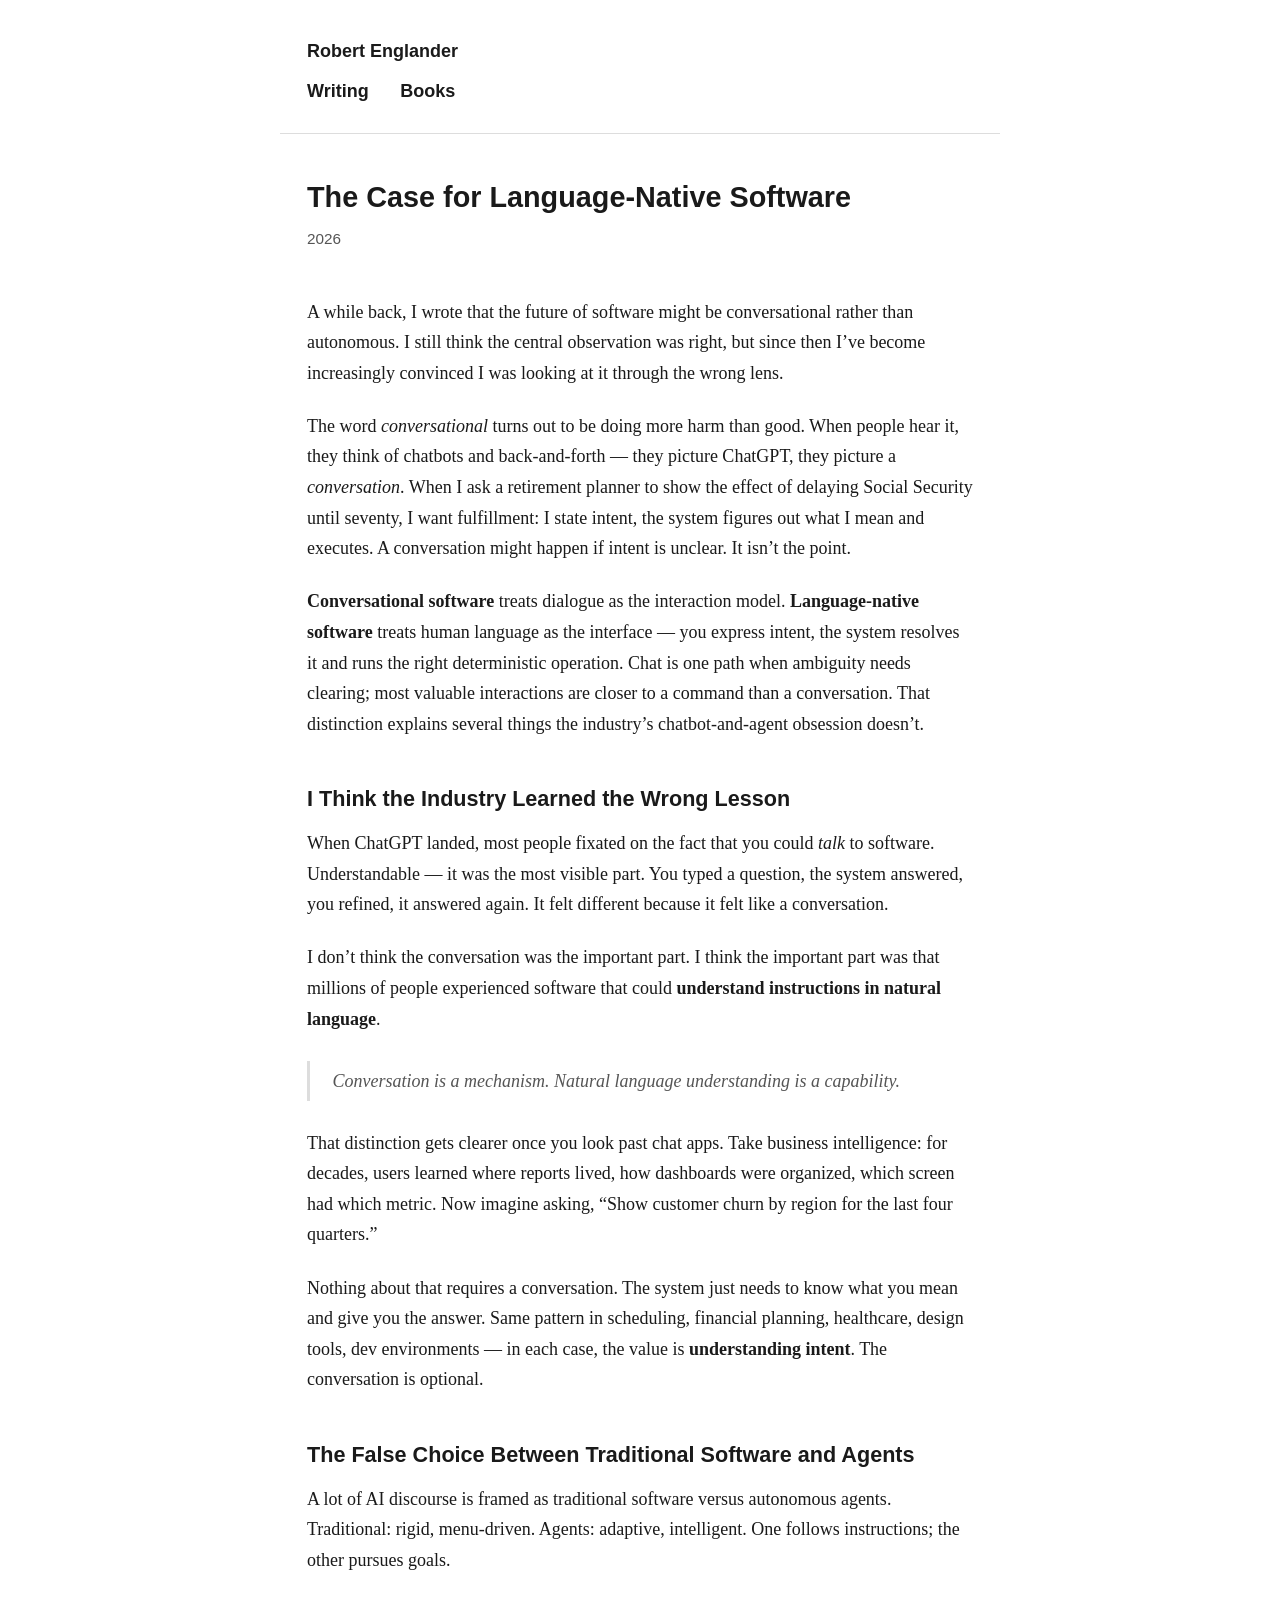
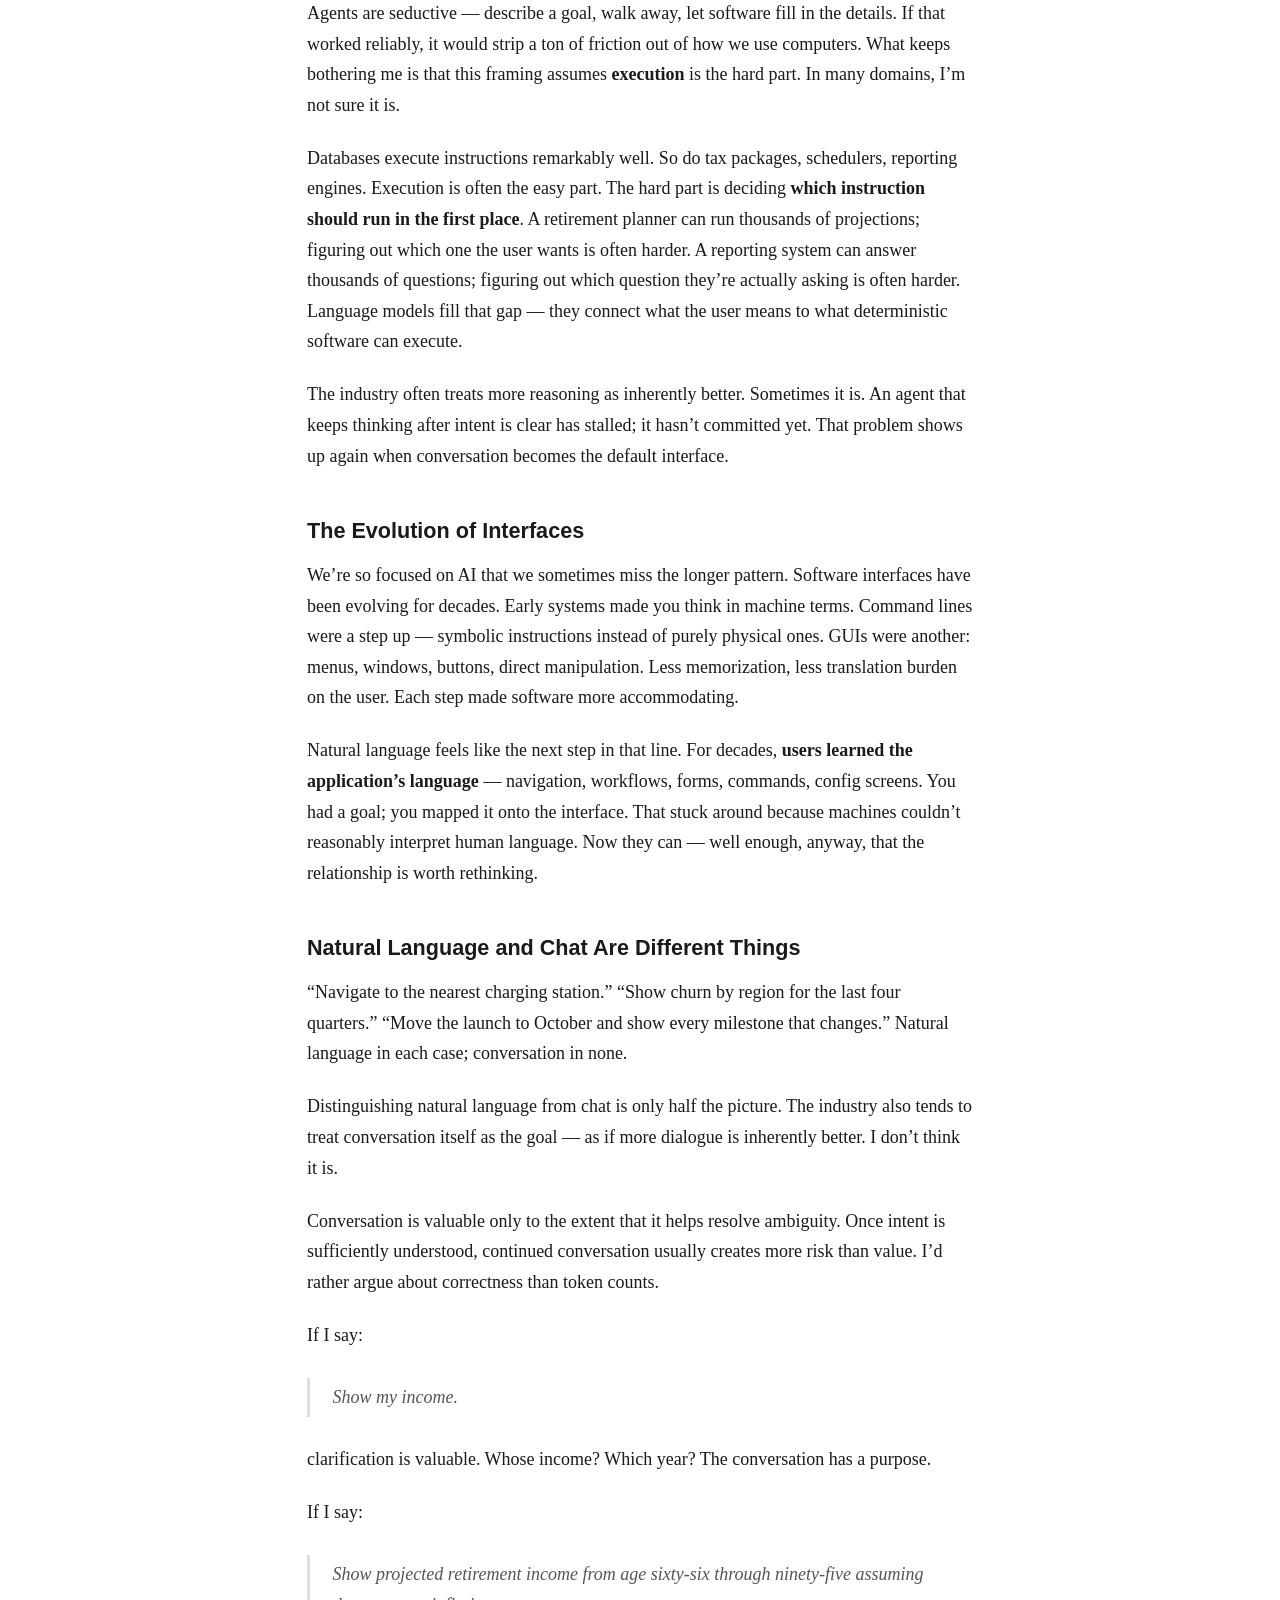
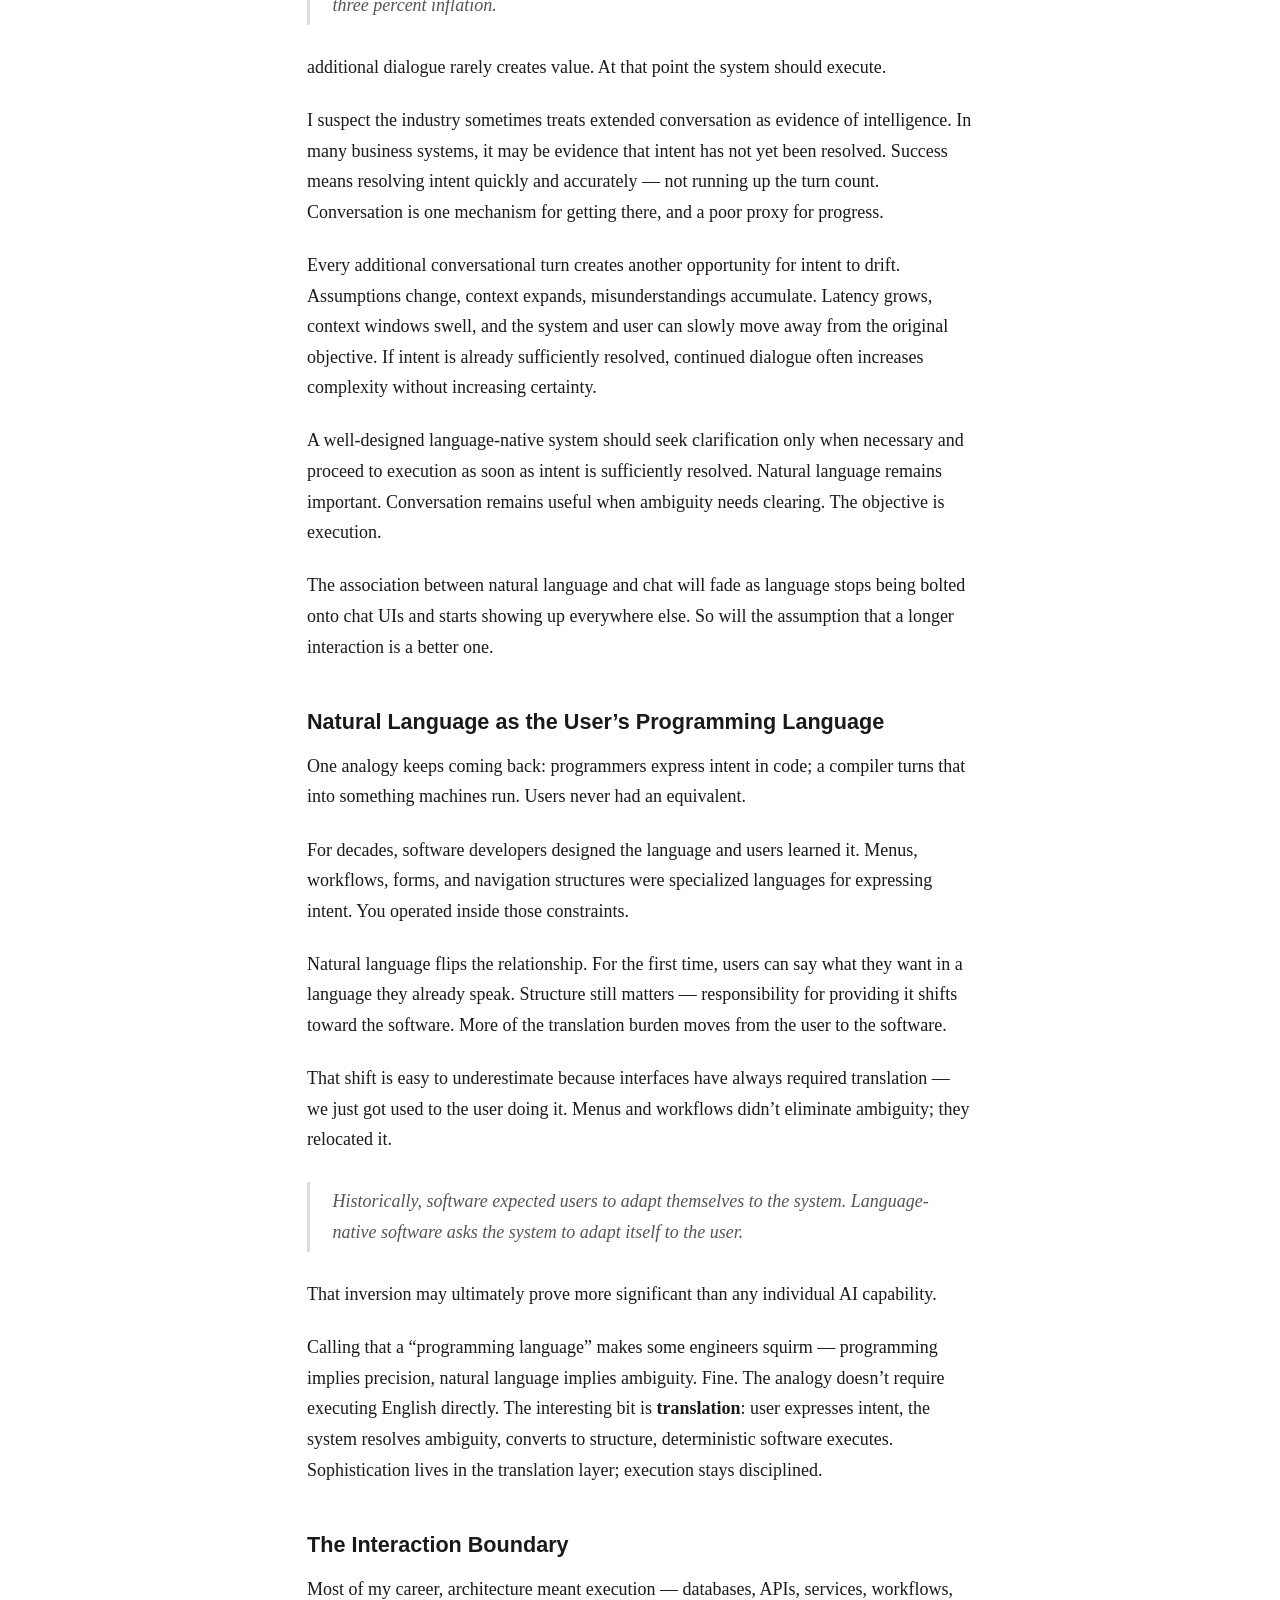
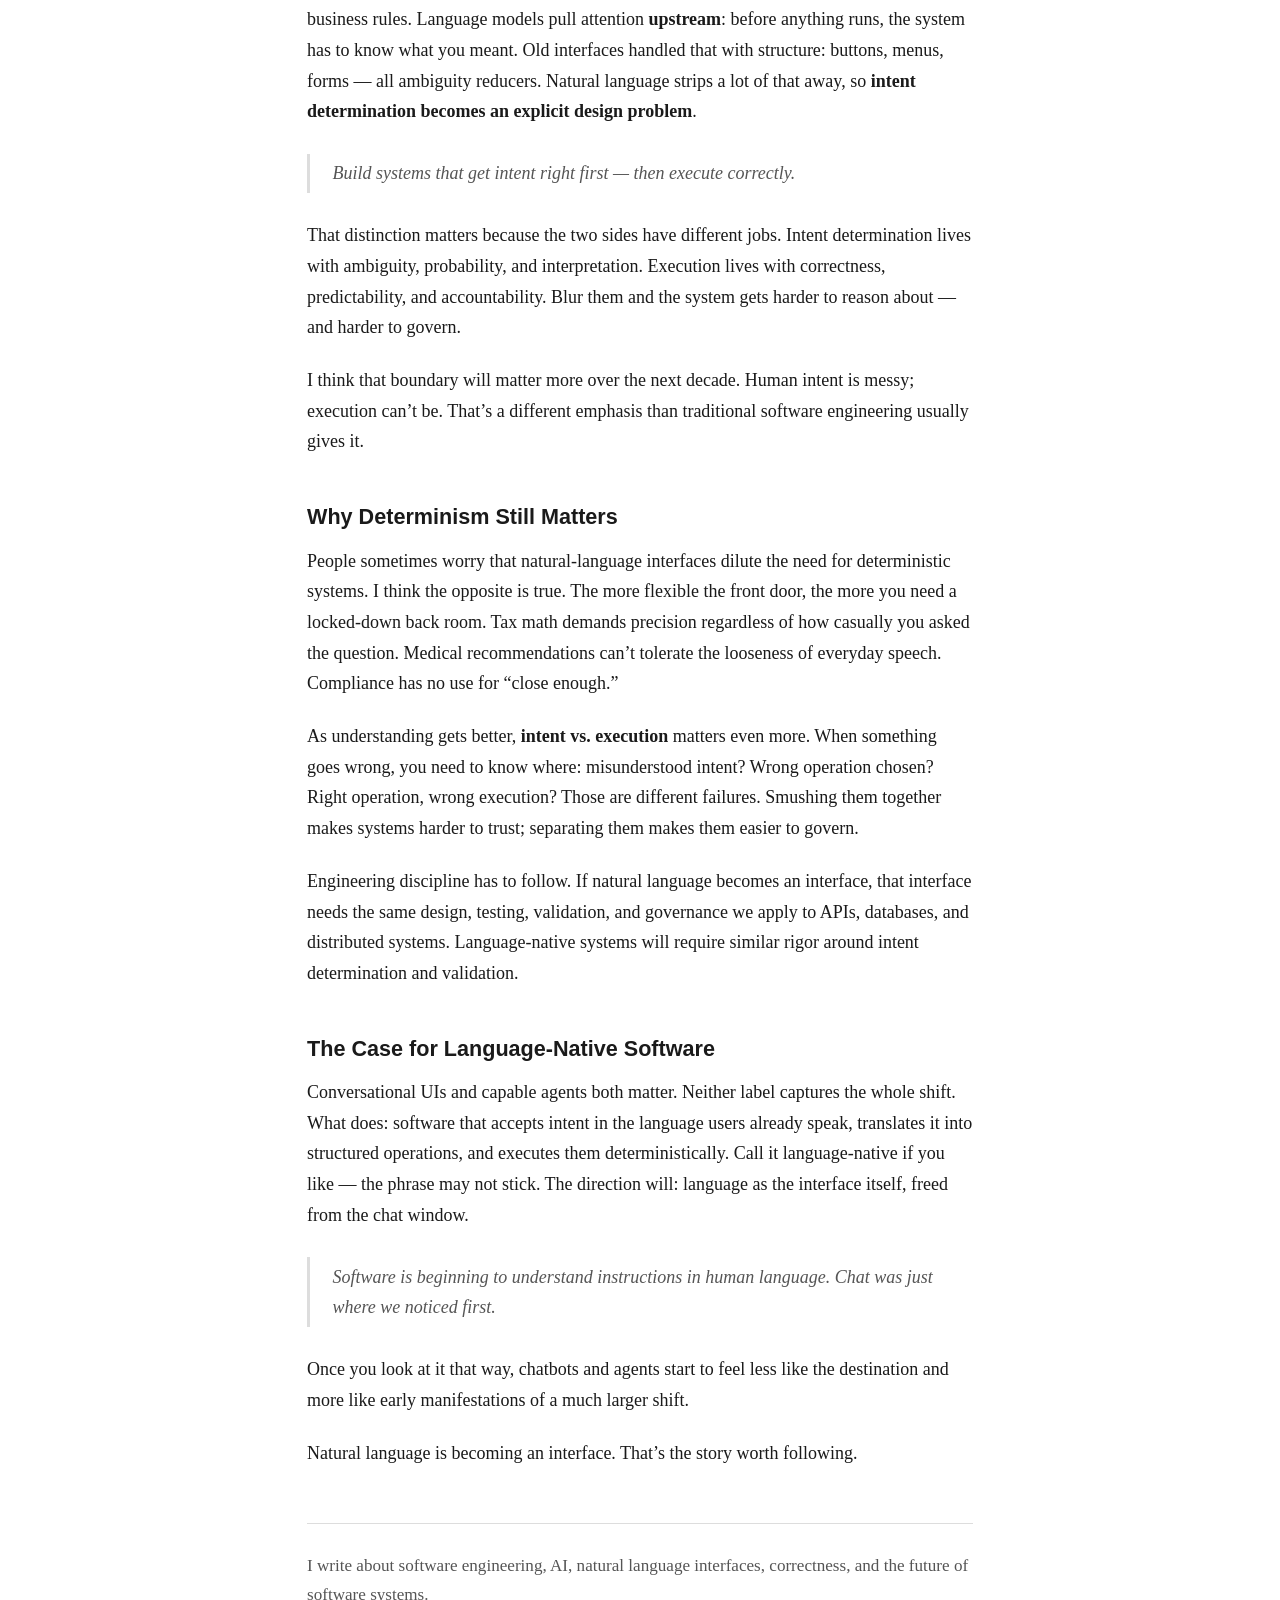
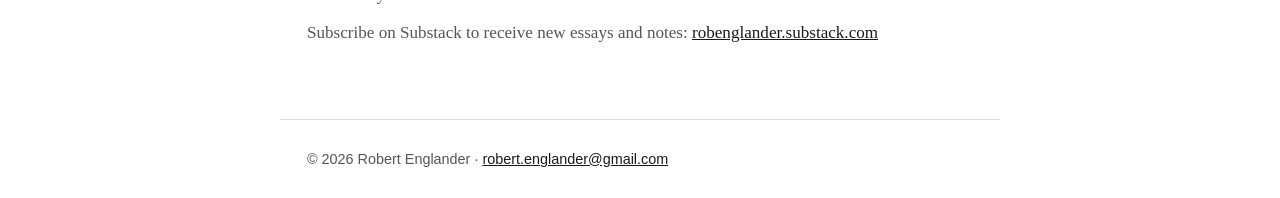
<file: writing/the-case-for-language-native-software/index.html>
<!DOCTYPE html>
<html lang="en">
<head>
  <meta charset="UTF-8">
  <meta name="viewport" content="width=device-width, initial-scale=1.0">
  <title>The Case for Language-Native Software — Robert Englander</title>
  <meta name="description" content="&lsquo;Conversational&rsquo; was the wrong frame. Language-native software treats human language as the interface — intent expressed in ordinary speech, resolved into structure, executed deterministically. The distinction between intent determination and execution is the design problem worth building around.">
  <link rel="stylesheet" href="/css/style.css">
  <!-- Google tag (gtag.js) -->
  <script async src="https://www.googletagmanager.com/gtag/js?id=G-0KFMH9WVRH"></script>
  <script>
    window.dataLayer = window.dataLayer || [];
    function gtag(){dataLayer.push(arguments);}
    gtag('js', new Date());
    gtag('config', 'G-0KFMH9WVRH');
  </script>
</head>
<body>

<header class="site-header">
  <a href="/">Robert Englander</a>
  <nav>
    <a href="/writing/">Writing</a>
    <a href="/books/">Books</a>
  </nav>
</header>

<main>
  <article>

    <h1>The Case for Language-Native Software</h1>
    <div class="meta">2026</div>

    <p>A while back, I wrote that the future of software might be conversational rather than autonomous. I still think the central observation was right, but since then I&rsquo;ve become increasingly convinced I was looking at it through the wrong lens.</p>

    <p>The word <em>conversational</em> turns out to be doing more harm than good. When people hear it, they think of chatbots and back-and-forth &mdash; they picture ChatGPT, they picture a <em>conversation</em>. When I ask a retirement planner to show the effect of delaying Social Security until seventy, I want fulfillment: I state intent, the system figures out what I mean and executes. A conversation might happen if intent is unclear. It isn&rsquo;t the point.</p>

    <p><strong>Conversational software</strong> treats dialogue as the interaction model. <strong>Language-native software</strong> treats human language as the interface &mdash; you express intent, the system resolves it and runs the right deterministic operation. Chat is one path when ambiguity needs clearing; most valuable interactions are closer to a command than a conversation. That distinction explains several things the industry&rsquo;s chatbot-and-agent obsession doesn&rsquo;t.</p>

    <h2>I Think the Industry Learned the Wrong Lesson</h2>

    <p>When ChatGPT landed, most people fixated on the fact that you could <em>talk</em> to software. Understandable &mdash; it was the most visible part. You typed a question, the system answered, you refined, it answered again. It felt different because it felt like a conversation.</p>

    <p>I don&rsquo;t think the conversation was the important part. I think the important part was that millions of people experienced software that could <strong>understand instructions in natural language</strong>.</p>

    <blockquote>
      <p>Conversation is a mechanism. Natural language understanding is a capability.</p>
    </blockquote>

    <p>That distinction gets clearer once you look past chat apps. Take business intelligence: for decades, users learned where reports lived, how dashboards were organized, which screen had which metric. Now imagine asking, &ldquo;Show customer churn by region for the last four quarters.&rdquo;</p>

    <p>Nothing about that requires a conversation. The system just needs to know what you mean and give you the answer. Same pattern in scheduling, financial planning, healthcare, design tools, dev environments &mdash; in each case, the value is <strong>understanding intent</strong>. The conversation is optional.</p>

    <h2>The False Choice Between Traditional Software and Agents</h2>

    <p>A lot of AI discourse is framed as traditional software versus autonomous agents. Traditional: rigid, menu-driven. Agents: adaptive, intelligent. One follows instructions; the other pursues goals.</p>

    <p>Agents are seductive &mdash; describe a goal, walk away, let software fill in the details. If that worked reliably, it would strip a ton of friction out of how we use computers. What keeps bothering me is that this framing assumes <strong>execution</strong> is the hard part. In many domains, I&rsquo;m not sure it is.</p>

    <p>Databases execute instructions remarkably well. So do tax packages, schedulers, reporting engines. Execution is often the easy part. The hard part is deciding <strong>which instruction should run in the first place</strong>. A retirement planner can run thousands of projections; figuring out which one the user wants is often harder. A reporting system can answer thousands of questions; figuring out which question they&rsquo;re actually asking is often harder. Language models fill that gap &mdash; they connect what the user means to what deterministic software can execute.</p>

    <p>The industry often treats more reasoning as inherently better. Sometimes it is. An agent that keeps thinking after intent is clear has stalled; it hasn&rsquo;t committed yet. That problem shows up again when conversation becomes the default interface.</p>

    <h2>The Evolution of Interfaces</h2>

    <p>We&rsquo;re so focused on AI that we sometimes miss the longer pattern. Software interfaces have been evolving for decades. Early systems made you think in machine terms. Command lines were a step up &mdash; symbolic instructions instead of purely physical ones. GUIs were another: menus, windows, buttons, direct manipulation. Less memorization, less translation burden on the user. Each step made software more accommodating.</p>

    <p>Natural language feels like the next step in that line. For decades, <strong>users learned the application&rsquo;s language</strong> &mdash; navigation, workflows, forms, commands, config screens. You had a goal; you mapped it onto the interface. That stuck around because machines couldn&rsquo;t reasonably interpret human language. Now they can &mdash; well enough, anyway, that the relationship is worth rethinking.</p>

    <h2>Natural Language and Chat Are Different Things</h2>

    <p>&ldquo;Navigate to the nearest charging station.&rdquo; &ldquo;Show churn by region for the last four quarters.&rdquo; &ldquo;Move the launch to October and show every milestone that changes.&rdquo; Natural language in each case; conversation in none.</p>

    <p>Distinguishing natural language from chat is only half the picture. The industry also tends to treat conversation itself as the goal &mdash; as if more dialogue is inherently better. I don&rsquo;t think it is.</p>

    <p>Conversation is valuable only to the extent that it helps resolve ambiguity. Once intent is sufficiently understood, continued conversation usually creates more risk than value. I&rsquo;d rather argue about correctness than token counts.</p>

    <p>If I say:</p>

    <blockquote>
      <p>Show my income.</p>
    </blockquote>

    <p>clarification is valuable. Whose income? Which year? The conversation has a purpose.</p>

    <p>If I say:</p>

    <blockquote>
      <p>Show projected retirement income from age sixty-six through ninety-five assuming three percent inflation.</p>
    </blockquote>

    <p>additional dialogue rarely creates value. At that point the system should execute.</p>

    <p>I suspect the industry sometimes treats extended conversation as evidence of intelligence. In many business systems, it may be evidence that intent has not yet been resolved. Success means resolving intent quickly and accurately &mdash; not running up the turn count. Conversation is one mechanism for getting there, and a poor proxy for progress.</p>

    <p>Every additional conversational turn creates another opportunity for intent to drift. Assumptions change, context expands, misunderstandings accumulate. Latency grows, context windows swell, and the system and user can slowly move away from the original objective. If intent is already sufficiently resolved, continued dialogue often increases complexity without increasing certainty.</p>

    <p>A well-designed language-native system should seek clarification only when necessary and proceed to execution as soon as intent is sufficiently resolved. Natural language remains important. Conversation remains useful when ambiguity needs clearing. The objective is execution.</p>

    <p>The association between natural language and chat will fade as language stops being bolted onto chat UIs and starts showing up everywhere else. So will the assumption that a longer interaction is a better one.</p>

    <h2>Natural Language as the User&rsquo;s Programming Language</h2>

    <p>One analogy keeps coming back: programmers express intent in code; a compiler turns that into something machines run. Users never had an equivalent.</p>

    <p>For decades, software developers designed the language and users learned it. Menus, workflows, forms, and navigation structures were specialized languages for expressing intent. You operated inside those constraints.</p>

    <p>Natural language flips the relationship. For the first time, users can say what they want in a language they already speak. Structure still matters &mdash; responsibility for providing it shifts toward the software. More of the translation burden moves from the user to the software.</p>

    <p>That shift is easy to underestimate because interfaces have always required translation &mdash; we just got used to the user doing it. Menus and workflows didn&rsquo;t eliminate ambiguity; they relocated it.</p>

    <blockquote>
      <p>Historically, software expected users to adapt themselves to the system. Language-native software asks the system to adapt itself to the user.</p>
    </blockquote>

    <p>That inversion may ultimately prove more significant than any individual AI capability.</p>

    <p>Calling that a &ldquo;programming language&rdquo; makes some engineers squirm &mdash; programming implies precision, natural language implies ambiguity. Fine. The analogy doesn&rsquo;t require executing English directly. The interesting bit is <strong>translation</strong>: user expresses intent, the system resolves ambiguity, converts to structure, deterministic software executes. Sophistication lives in the translation layer; execution stays disciplined.</p>

    <h2>The Interaction Boundary</h2>

    <p>Most of my career, architecture meant execution &mdash; databases, APIs, services, workflows, business rules. Language models pull attention <strong>upstream</strong>: before anything runs, the system has to know what you meant. Old interfaces handled that with structure: buttons, menus, forms &mdash; all ambiguity reducers. Natural language strips a lot of that away, so <strong>intent determination becomes an explicit design problem</strong>.</p>

    <blockquote>
      <p>Build systems that get intent right first &mdash; then execute correctly.</p>
    </blockquote>

    <p>That distinction matters because the two sides have different jobs. Intent determination lives with ambiguity, probability, and interpretation. Execution lives with correctness, predictability, and accountability. Blur them and the system gets harder to reason about &mdash; and harder to govern.</p>

    <p>I think that boundary will matter more over the next decade. Human intent is messy; execution can&rsquo;t be. That&rsquo;s a different emphasis than traditional software engineering usually gives it.</p>

    <h2>Why Determinism Still Matters</h2>

    <p>People sometimes worry that natural-language interfaces dilute the need for deterministic systems. I think the opposite is true. The more flexible the front door, the more you need a locked-down back room. Tax math demands precision regardless of how casually you asked the question. Medical recommendations can&rsquo;t tolerate the looseness of everyday speech. Compliance has no use for &ldquo;close enough.&rdquo;</p>

    <p>As understanding gets better, <strong>intent vs. execution</strong> matters even more. When something goes wrong, you need to know where: misunderstood intent? Wrong operation chosen? Right operation, wrong execution? Those are different failures. Smushing them together makes systems harder to trust; separating them makes them easier to govern.</p>

    <p>Engineering discipline has to follow. If natural language becomes an interface, that interface needs the same design, testing, validation, and governance we apply to APIs, databases, and distributed systems. Language-native systems will require similar rigor around intent determination and validation.</p>

    <h2>The Case for Language-Native Software</h2>

    <p>Conversational UIs and capable agents both matter. Neither label captures the whole shift. What does: software that accepts intent in the language users already speak, translates it into structured operations, and executes them deterministically. Call it language-native if you like &mdash; the phrase may not stick. The direction will: language as the interface itself, freed from the chat window.</p>

    <blockquote>
      <p>Software is beginning to understand instructions in human language. Chat was just where we noticed first.</p>
    </blockquote>

    <p>Once you look at it that way, chatbots and agents start to feel less like the destination and more like early manifestations of a much larger shift.</p>

    <p>Natural language is becoming an interface. That&rsquo;s the story worth following.</p>

  </article>

  <div class="subscribe">
    <p>I write about software engineering, AI, natural language interfaces, correctness, and the future of software systems.</p>
    <p>Subscribe on Substack to receive new essays and notes: <a href="https://robenglander.substack.com/">robenglander.substack.com</a></p>
  </div>
</main>

<footer class="site-footer">&copy; 2026 Robert Englander &middot; <a href="mailto:robert.englander@gmail.com">robert.englander@gmail.com</a></footer>

</body>
</html>
</file>
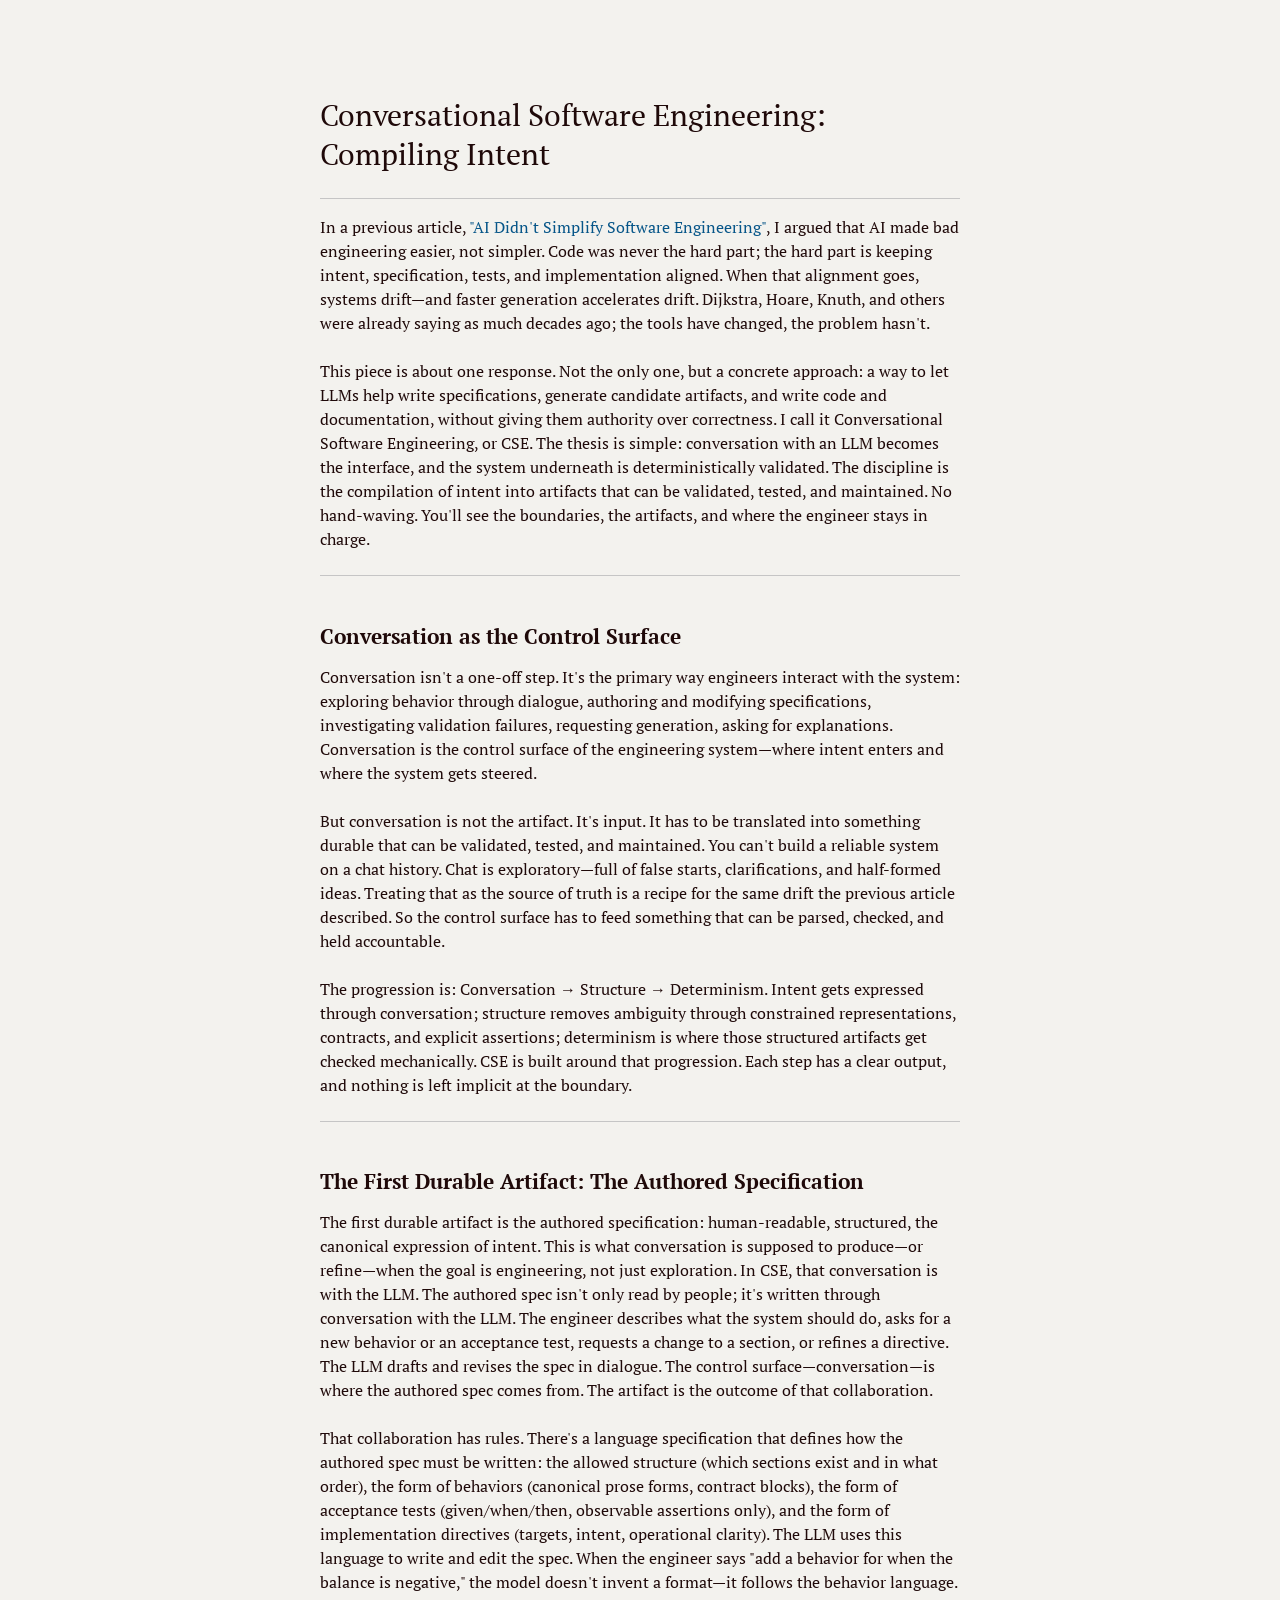
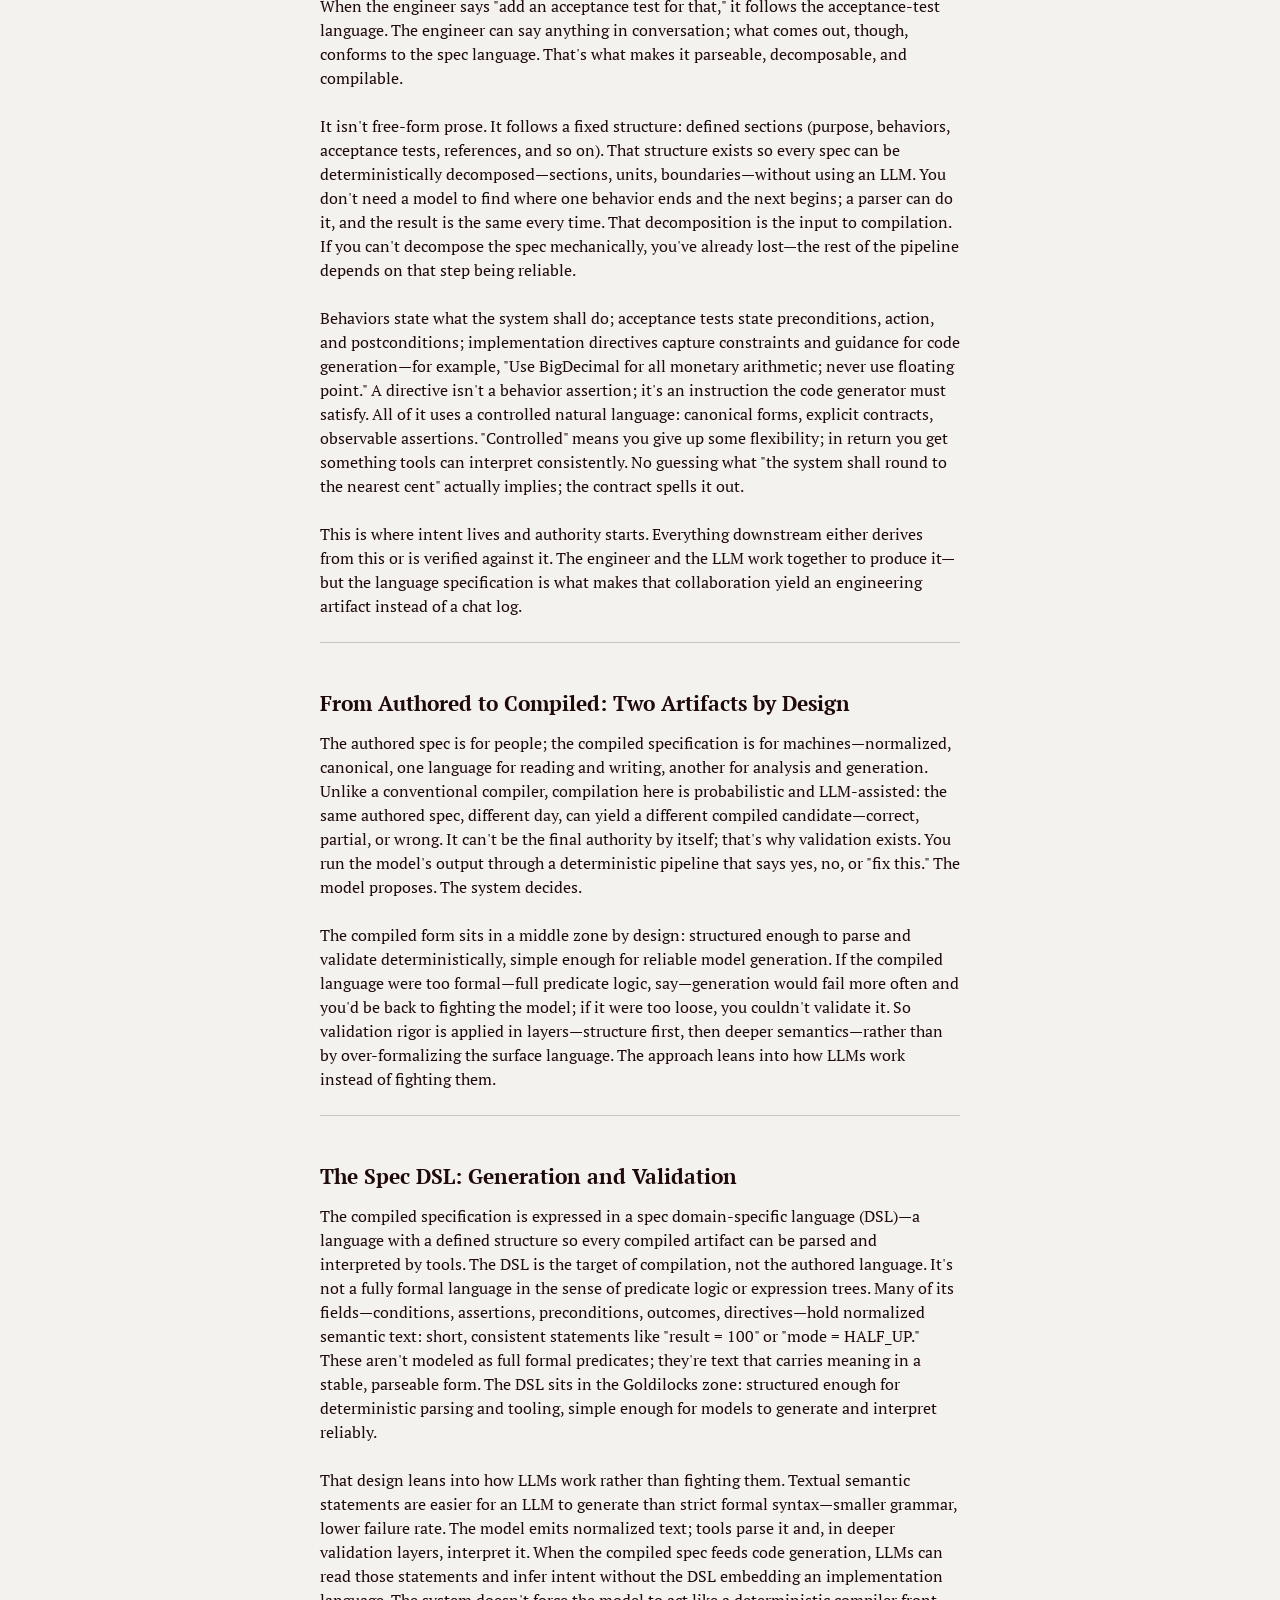
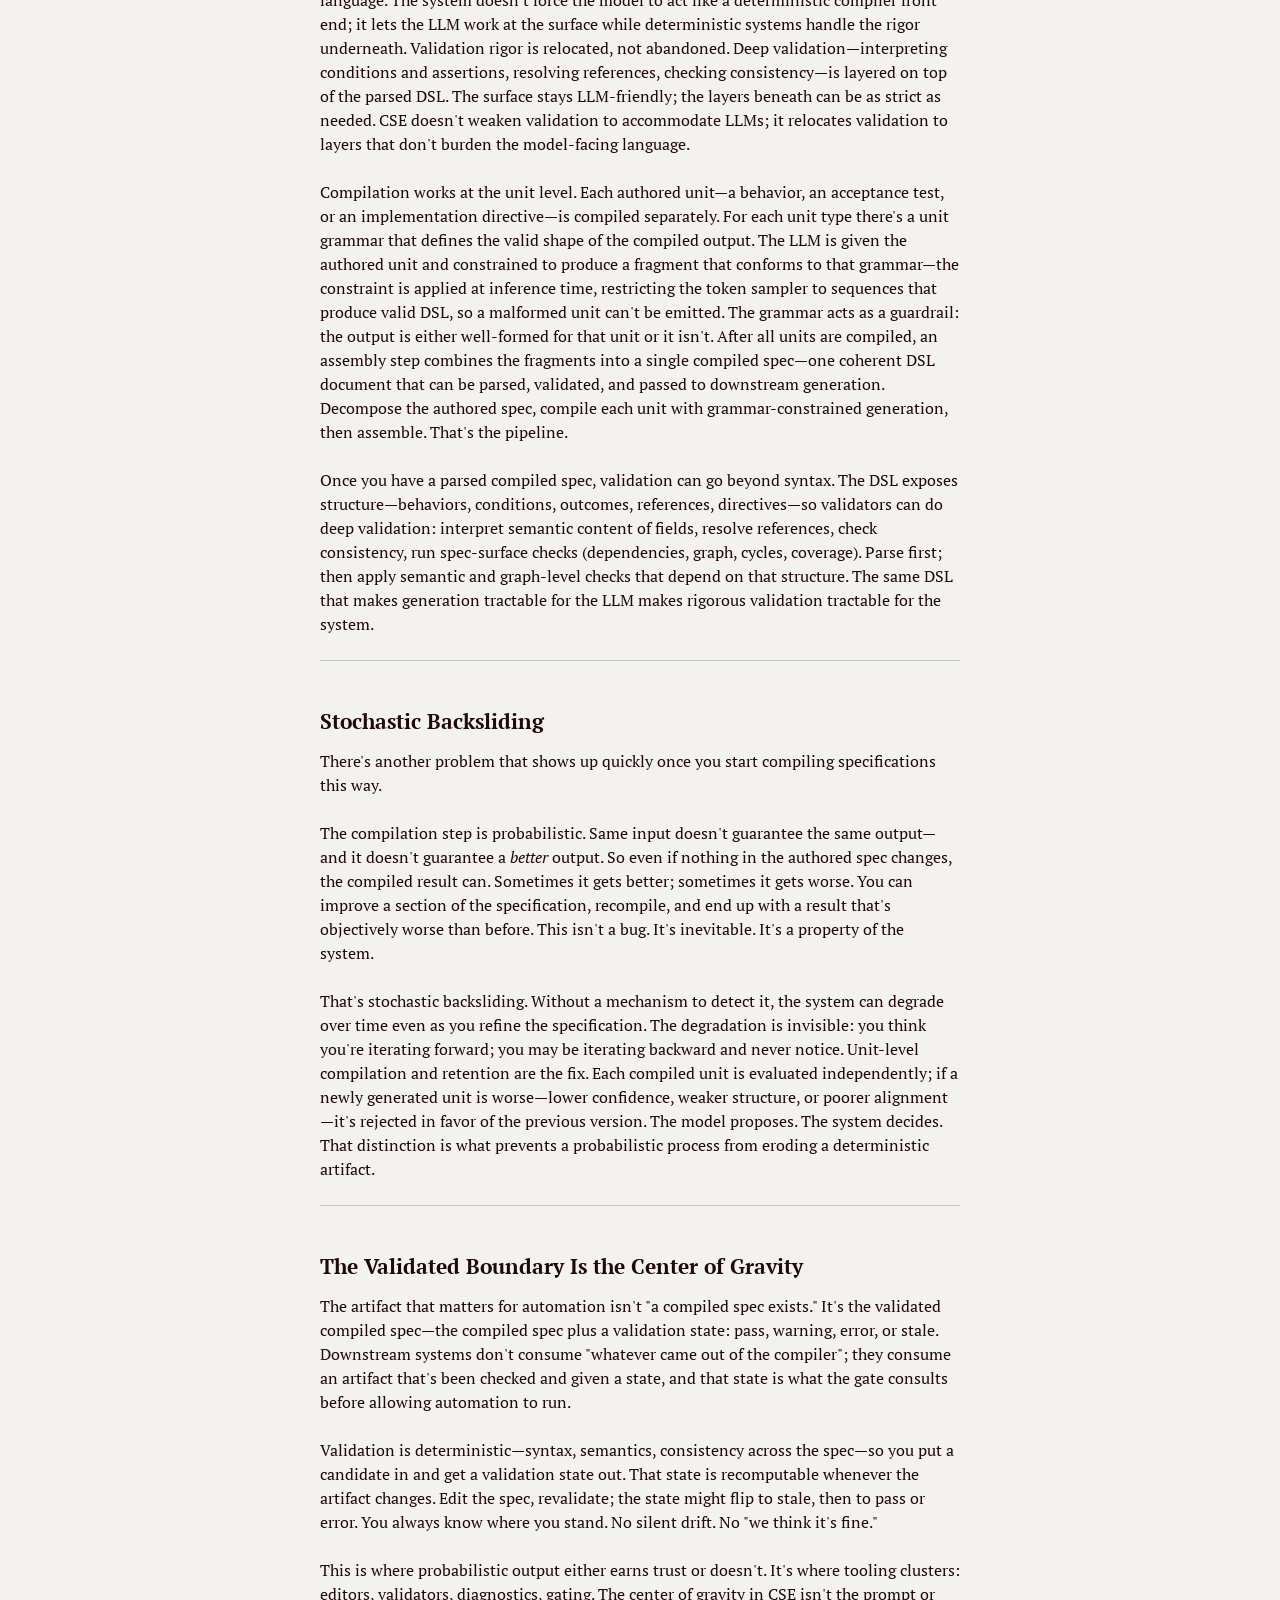
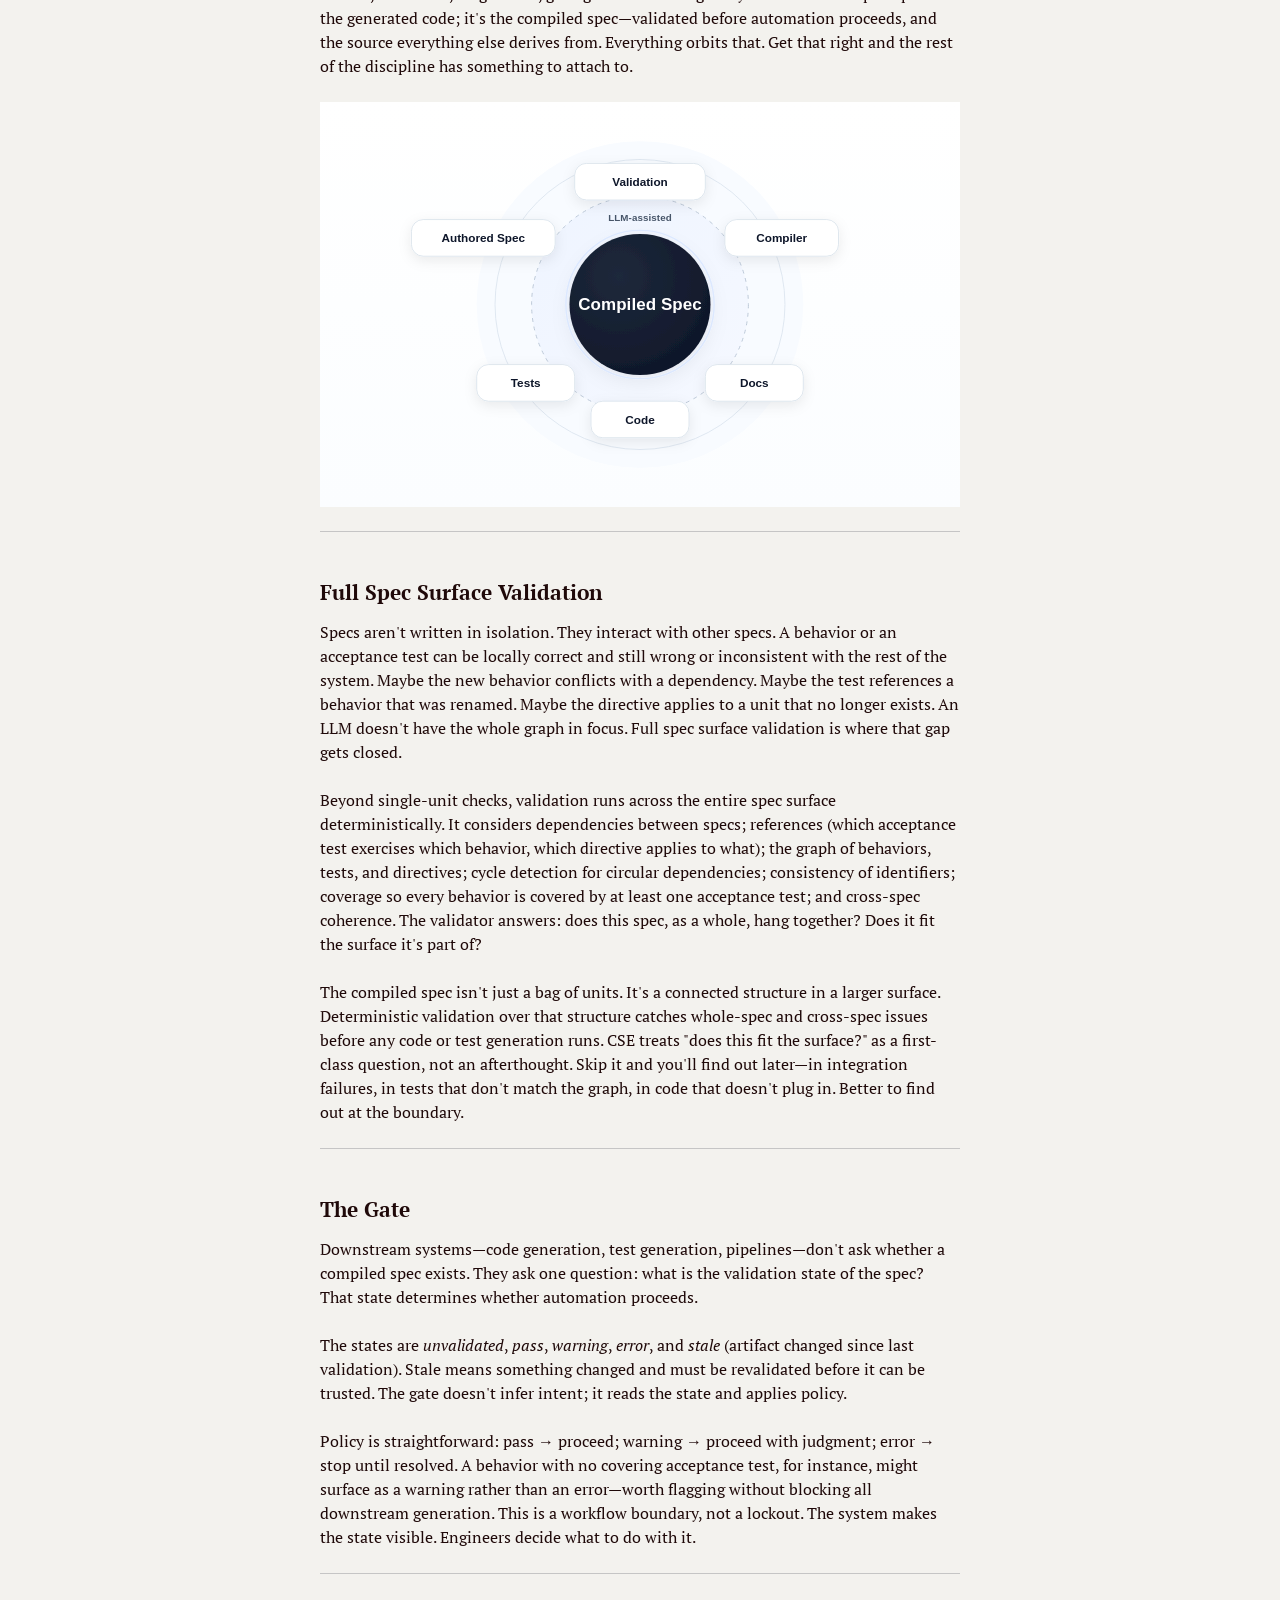
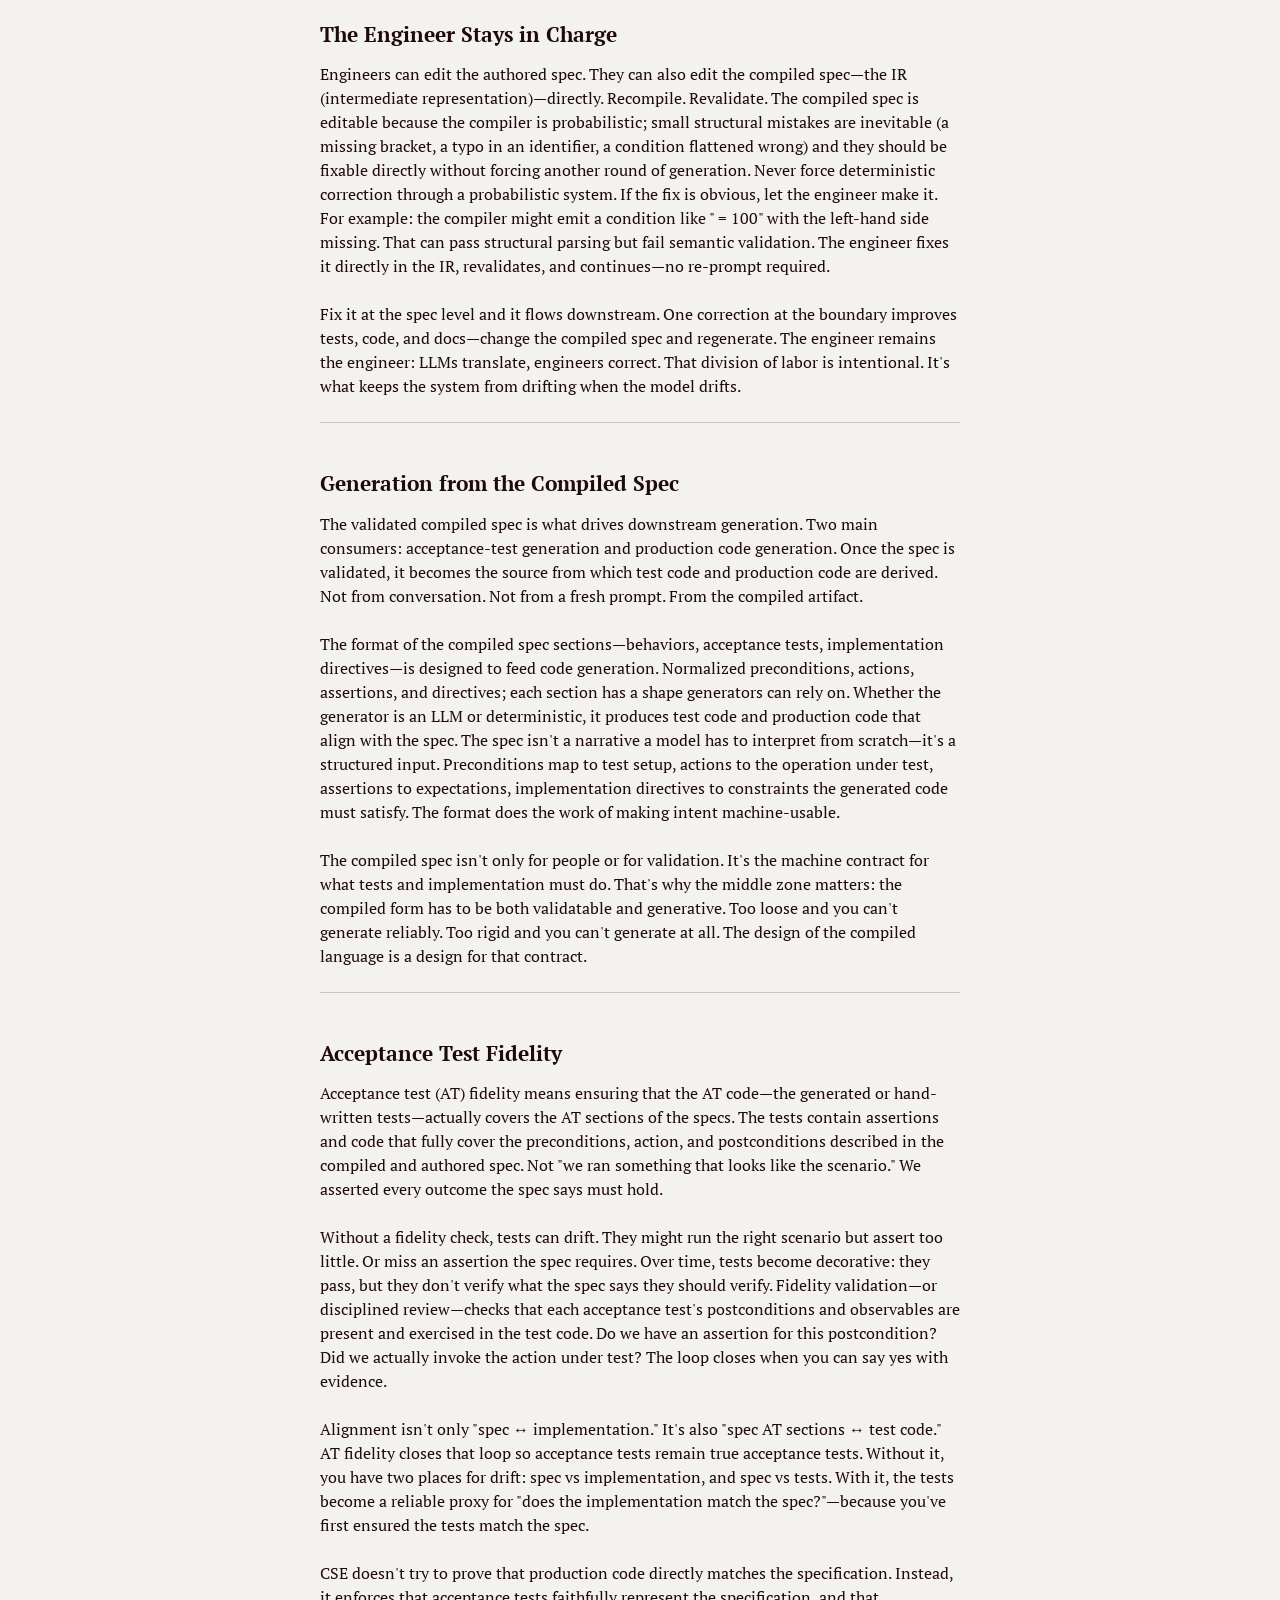
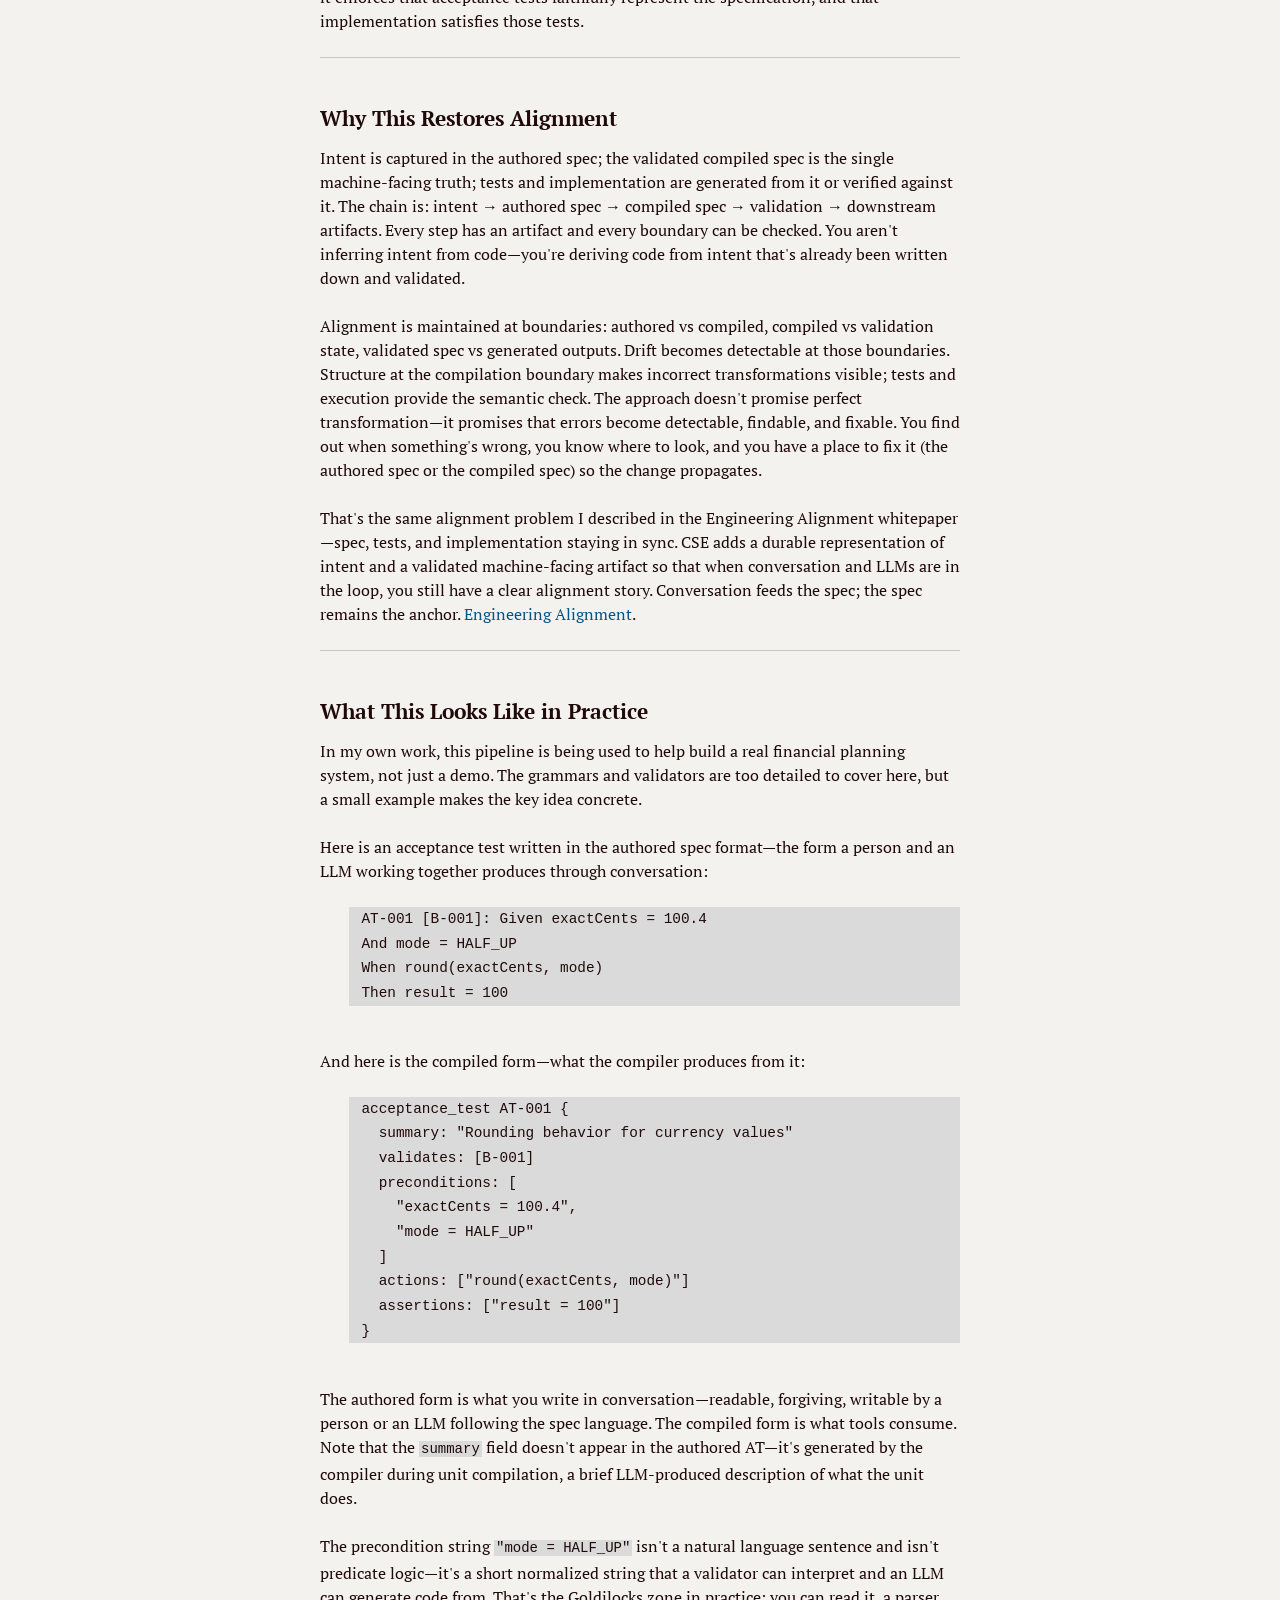
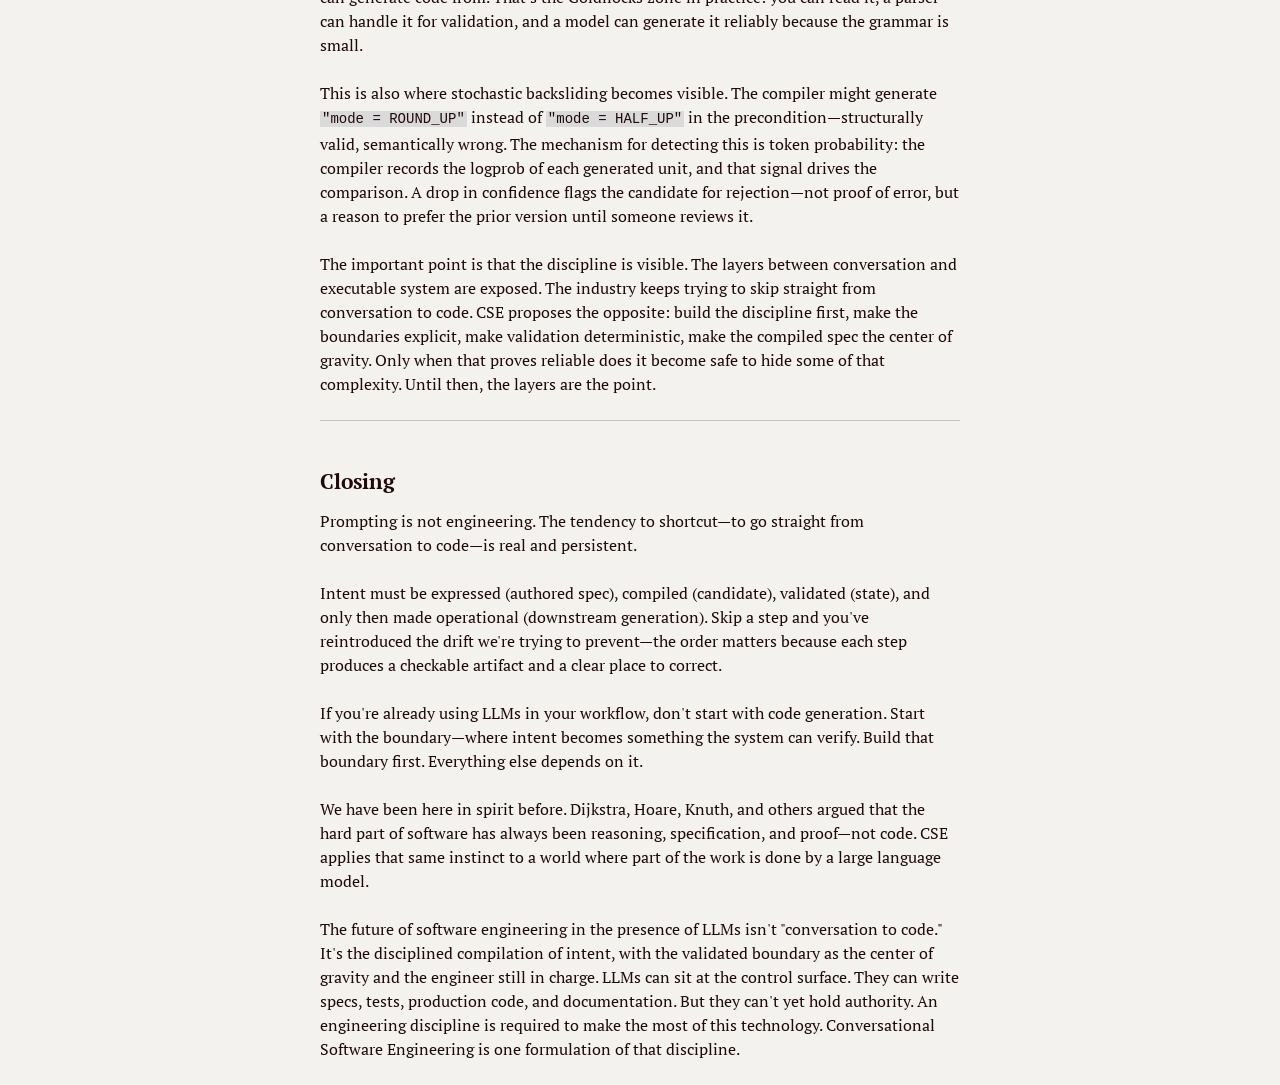
<file: articles/CSE/CSE_Article.html>
<!doctype html>
<html>
<head>
<meta charset='UTF-8'><meta name='viewport' content='width=device-width initial-scale=1'><style type='text/css'>html {overflow-x: initial !important;}</style>
<style type='text/css'  id="style-base">:root { --bg-color: #ffffff; --text-color: #333333; --select-text-bg-color: #B5D6FC; --select-text-font-color: auto; --monospace: "Lucida Console",Consolas,"Courier",monospace; --title-bar-height: 20px; }
.mac-os-11 { --title-bar-height: 28px; }
html { font-size: 14px; background-color: var(--bg-color); color: var(--text-color); font-family: "Helvetica Neue", Helvetica, Arial, "Segoe UI Emoji", "SF Pro", sans-serif; -webkit-font-smoothing: antialiased; }
h1, h2, h3, h4, h5 { white-space: pre-wrap; }
body { margin: 0px; padding: 0px; height: auto; inset: 0px; font-size: 1rem; line-height: 1.428571; overflow-x: hidden; background: inherit; }
iframe { margin: auto; }
a.url { word-break: break-all; }
a:active, a:hover { outline: 0px; }
.in-text-selection, ::selection { text-shadow: none; background: var(--select-text-bg-color); color: var(--select-text-font-color); }
#write { margin: 0px auto; height: auto; width: inherit; word-break: normal; overflow-wrap: break-word; position: relative; white-space: normal; overflow-x: visible; padding-top: 36px; }
#write.first-line-indent p { text-indent: 2em; }
#write.first-line-indent li p, #write.first-line-indent p *, #write.first-line-indent svg * { text-indent: 0px; }
#write.first-line-indent li { margin-left: 2em; }
.for-image #write { padding-left: 8px; padding-right: 8px; }
body.typora-export { padding-left: 30px; padding-right: 30px; }
.typora-export .footnote-line, .typora-export li, .typora-export p { white-space: pre-wrap; }
.typora-export .task-list-item input { pointer-events: none; }
@media screen and (max-width: 500px) {
  body.typora-export { padding-left: 0px; padding-right: 0px; }
  #write { padding-left: 20px; padding-right: 20px; }
}
#write li > figure:last-child { margin-bottom: 0.5rem; }
#write ol, #write ul { position: relative; }
img { max-width: 100%; vertical-align: middle; image-orientation: from-image; }
button, input, select, textarea { color: inherit; font-style: inherit; font-variant-caps: inherit; font-weight: inherit; font-width: inherit; font-size: inherit; line-height: inherit; font-family: inherit; font-size-adjust: inherit; font-kerning: inherit; font-variant-alternates: inherit; font-variant-ligatures: inherit; font-variant-numeric: inherit; font-variant-east-asian: inherit; font-variant-position: inherit; font-variant-emoji: inherit; font-feature-settings: inherit; font-optical-sizing: inherit; font-variation-settings: inherit; }
input[type="checkbox"], input[type="radio"] { line-height: normal; padding: 0px; }
*, ::after, ::before { box-sizing: border-box; }
#write h1, #write h2, #write h3, #write h4, #write h5, #write h6, #write p, #write pre { width: inherit; position: relative; }
#write svg h1, #write svg h2, #write svg h3, #write svg h4, #write svg h5, #write svg h6, #write svg p { position: static; }
svg sub, svg sup { position: static; }
.nodeLabel p { padding-right: 2px; padding-left: 2px; }
.typora-export .nodeLabel p { padding-right: 0px; padding-left: 0px; }
foreignObject { overflow: visible; }
p { line-height: inherit; }
h1, h2, h3, h4, h5, h6 { break-after: avoid-page; break-inside: avoid; orphans: 4; }
p { orphans: 4; }
li p { orphans: 1; }
h1 { font-size: 2rem; }
h2 { font-size: 1.8rem; }
h3 { font-size: 1.6rem; }
h4 { font-size: 1.4rem; }
h5 { font-size: 1.2rem; }
h6 { font-size: 1rem; }
.md-math-block, .md-rawblock, h1, h2, h3, h4, h5, h6, p { margin-top: 1rem; margin-bottom: 1rem; }
.hidden { display: none; }
.md-blockmeta { color: rgb(204, 204, 204); font-weight: 700; font-style: italic; }
a { cursor: pointer; }
sup.md-footnote { padding: 2px 4px; background-color: rgba(238, 238, 238, 0.7); color: rgb(85, 85, 85); border-radius: 4px; cursor: pointer; }
sup.md-footnote a, sup.md-footnote a:hover { color: inherit; text-transform: inherit; text-decoration: inherit; }
#write input[type="checkbox"] { cursor: pointer; width: inherit; height: inherit; }
figure { overflow-x: auto; margin: 1.2em 0px; max-width: calc(100% + 16px); padding: 0px; }
figure > table { margin: 0px; }
thead, tr { break-inside: avoid; break-after: auto; }
thead { display: table-header-group; }
table { border-collapse: collapse; border-spacing: 0px; width: 100%; overflow: auto; break-inside: auto; text-align: left; }
table.md-table td { min-width: 32px; }
.CodeMirror-gutters { border-right-width: 0px; border-right-style: none; border-right-color: currentcolor; background-color: inherit; }
.CodeMirror-linenumber { -webkit-user-select: none; }
.CodeMirror { text-align: left; }
.CodeMirror-placeholder { opacity: 0.3; }
.CodeMirror pre { padding: 0px 4px; }
.CodeMirror-lines { padding: 0px; }
div.hr:focus { cursor: none; }
#write pre { white-space: pre-wrap; }
#write.fences-no-line-wrapping pre { white-space: pre; }
#write pre.ty-contain-cm { white-space: normal; }
.CodeMirror-gutters { margin-right: 4px; }
.md-fences { font-size: 0.9rem; display: block; break-inside: avoid; text-align: left; overflow: visible; white-space: pre; background: inherit; position: relative !important; }
.md-fences-adv-panel { width: 100%; margin-top: 10px; text-align: center; padding-top: 0px; padding-bottom: 8px; overflow-x: auto; }
#write .md-fences.mock-cm { white-space: pre-wrap; }
.md-fences.md-fences-with-lineno { padding-left: 0px; }
#write.fences-no-line-wrapping .md-fences.mock-cm { white-space: pre; overflow-x: auto; }
.md-fences.mock-cm.md-fences-with-lineno { padding-left: 8px; }
.CodeMirror-line, twitterwidget { break-inside: avoid; }
svg { break-inside: avoid; }
.footnotes { opacity: 0.8; font-size: 0.9rem; margin-top: 1em; margin-bottom: 1em; }
.footnotes + .footnotes { margin-top: 0px; }
.md-reset { margin: 0px; padding: 0px; border: 0px; outline: 0px; vertical-align: top; background: 0px 0px; text-decoration: none; text-shadow: none; float: none; position: static; width: auto; height: auto; white-space: nowrap; cursor: inherit; line-height: normal; font-weight: 400; text-align: left; box-sizing: content-box; direction: ltr; }
li div { padding-top: 0px; }
blockquote { margin: 1rem 0px; }
li .mathjax-block, li p { margin: 0.5rem 0px; }
li blockquote { margin: 1rem 0px; }
li { margin: 0px; position: relative; }
blockquote > :last-child { margin-bottom: 0px; }
blockquote > :first-child, li > :first-child { margin-top: 0px; }
.footnotes-area { color: rgb(136, 136, 136); margin-top: 0.714rem; padding-bottom: 0.143rem; white-space: normal; }
#write .footnote-line { white-space: pre-wrap; }
@media print {
  body, html { border: 1px solid transparent; height: 99%; break-after: avoid; break-before: avoid; font-variant-ligatures: no-common-ligatures; }
  #write { margin-top: 0px; border-color: transparent !important; padding-top: 0px !important; padding-bottom: 0px !important; }
  .typora-export * { print-color-adjust: exact; }
  .typora-export #write { break-after: avoid; }
  .typora-export #write::after { height: 0px; }
  .is-mac table { break-inside: avoid; }
  #write > p:nth-child(1) { margin-top: 0px; }
  .typora-export-show-outline .typora-export-sidebar { display: none; }
  figure { overflow-x: visible; }
}
.footnote-line { margin-top: 0.714em; font-size: 0.7em; }
a img, img a { cursor: pointer; }
pre.md-meta-block { font-size: 0.8rem; min-height: 0.8rem; white-space: pre-wrap; background: rgb(204, 204, 204); display: block; overflow-x: hidden; }
p > .md-image:only-child:not(.md-img-error) img, p > img:only-child { display: block; margin: auto; }
#write.first-line-indent p > .md-image:only-child:not(.md-img-error) img { left: -2em; position: relative; }
p > .md-image:only-child { display: inline-block; width: 100%; }
#write .MathJax_Display { margin: 0.8em 0px 0px; }
.md-math-block { width: 100%; }
.md-math-block:not(:empty)::after { display: none; }
.MathJax_ref { fill: currentcolor; }
[contenteditable="true"]:active, [contenteditable="true"]:focus, [contenteditable="false"]:active, [contenteditable="false"]:focus { outline: 0px; box-shadow: none; }
.md-task-list-item { position: relative; list-style-type: none; }
.task-list-item.md-task-list-item { padding-left: 0px; }
.md-task-list-item > input { position: absolute; top: 0px; left: 0px; margin-left: -1.2em; margin-top: calc(1em - 10px); border: medium; }
.math { font-size: 1rem; }
.md-toc { min-height: 3.58rem; position: relative; font-size: 0.9rem; border-radius: 10px; }
.md-toc-content { position: relative; margin-left: 0px; }
.md-toc-content::after, .md-toc::after { display: none; }
.md-toc-item { display: block; color: rgb(65, 131, 196); }
.md-toc-item a { text-decoration: none; }
.md-toc-inner:hover { text-decoration: underline; }
.md-toc-inner { display: inline-block; cursor: pointer; }
.md-toc-h1 .md-toc-inner { margin-left: 0px; font-weight: 700; }
.md-toc-h2 .md-toc-inner { margin-left: 2em; }
.md-toc-h3 .md-toc-inner { margin-left: 4em; }
.md-toc-h4 .md-toc-inner { margin-left: 6em; }
.md-toc-h5 .md-toc-inner { margin-left: 8em; }
.md-toc-h6 .md-toc-inner { margin-left: 10em; }
@media screen and (max-width: 48em) {
  .md-toc-h3 .md-toc-inner { margin-left: 3.5em; }
  .md-toc-h4 .md-toc-inner { margin-left: 5em; }
  .md-toc-h5 .md-toc-inner { margin-left: 6.5em; }
  .md-toc-h6 .md-toc-inner { margin-left: 8em; }
}
a.md-toc-inner { font-size: inherit; font-style: inherit; font-weight: inherit; line-height: inherit; }
.footnote-line a:not(.reversefootnote) { color: inherit; }
.reversefootnote { font-family: ui-monospace, sans-serif; }
.md-attr { display: none; }
.md-fn-count::after { content: "."; }
code, pre, samp, tt { font-family: var(--monospace); }
kbd { margin: 0px 0.1em; padding: 0.1em 0.6em; font-size: 0.8em; color: rgb(36, 39, 41); background: rgb(255, 255, 255); border: 1px solid rgb(173, 179, 185); border-radius: 3px; box-shadow: rgba(12, 13, 14, 0.2) 0px 1px 0px, rgb(255, 255, 255) 0px 0px 0px 2px inset; white-space: nowrap; vertical-align: middle; }
.md-comment { color: rgb(162, 127, 3); opacity: 0.6; font-family: var(--monospace); }
code { text-align: left; vertical-align: initial; }
a.md-print-anchor { white-space: pre !important; border-width: medium !important; border-style: none !important; border-color: currentcolor !important; display: inline-block !important; position: absolute !important; width: 1px !important; right: 0px !important; outline: 0px !important; background: 0px 0px !important; text-decoration: initial !important; text-shadow: initial !important; }
.os-windows.monocolor-emoji .md-emoji { font-family: "Segoe UI Symbol", sans-serif; }
.md-diagram-panel > svg { max-width: 100%; }
[lang="flow"] svg, [lang="mermaid"] svg { max-width: 100%; height: auto; }
[lang="mermaid"] .node text { font-size: 1rem; }
table tr th { border-bottom-width: 0px; border-bottom-style: none; border-bottom-color: currentcolor; }
video { max-width: 100%; display: block; margin: 0px auto; }
iframe { max-width: 100%; width: 100%; border: medium; }
.highlight td, .highlight tr { border: 0px; }
mark { background: rgb(255, 255, 0); color: rgb(0, 0, 0); }
.md-html-inline .md-plain, .md-html-inline strong, mark .md-inline-math, mark strong { color: inherit; }
.md-expand mark .md-meta { opacity: 0.3 !important; }
mark .md-meta { color: rgb(0, 0, 0); }
@media print {
  .typora-export h1, .typora-export h2, .typora-export h3, .typora-export h4, .typora-export h5, .typora-export h6 { break-inside: avoid; }
}
.md-diagram-panel .messageText { stroke: none !important; }
.md-diagram-panel .start-state { fill: var(--node-fill); }
.md-diagram-panel .edgeLabel rect { opacity: 1 !important; }
.md-fences.md-fences-math { font-size: 1em; }
.md-fences-advanced:not(.md-focus) { padding: 0px; white-space: nowrap; border: 0px; }
.md-fences-advanced:not(.md-focus) { background: inherit; }
.mermaid-svg { margin: auto; }
.typora-export-show-outline .typora-export-content { max-width: 1440px; margin: auto; display: flex; flex-direction: row; }
.typora-export-sidebar { width: 300px; font-size: 0.8rem; margin-top: 80px; margin-right: 18px; }
.typora-export-show-outline #write { --webkit-flex: 2; flex: 2 1 0%; }
.typora-export-sidebar .outline-content { position: fixed; top: 0px; max-height: 100%; overflow: hidden auto; padding-bottom: 30px; padding-top: 60px; width: 300px; }
@media screen and (max-width: 1024px) {
  .typora-export-sidebar, .typora-export-sidebar .outline-content { width: 240px; }
}
@media screen and (max-width: 800px) {
  .typora-export-sidebar { display: none; }
}
.outline-content li, .outline-content ul { margin-left: 0px; margin-right: 0px; padding-left: 0px; padding-right: 0px; list-style: none; overflow-wrap: anywhere; }
.outline-content ul { margin-top: 0px; margin-bottom: 0px; }
.outline-content strong { font-weight: 400; }
.outline-expander { width: 1rem; height: 1.428571rem; position: relative; display: table-cell; vertical-align: middle; cursor: pointer; padding-left: 4px; }
.outline-expander::before { content: ""; position: relative; font-family: Ionicons; display: inline-block; font-size: 8px; vertical-align: middle; }
.outline-item { padding-top: 3px; padding-bottom: 3px; cursor: pointer; }
.outline-expander:hover::before { content: ""; }
.outline-h1 > .outline-item { padding-left: 0px; }
.outline-h2 > .outline-item { padding-left: 1em; }
.outline-h3 > .outline-item { padding-left: 2em; }
.outline-h4 > .outline-item { padding-left: 3em; }
.outline-h5 > .outline-item { padding-left: 4em; }
.outline-h6 > .outline-item { padding-left: 5em; }
.outline-label { cursor: pointer; display: table-cell; vertical-align: middle; text-decoration: none; color: inherit; }
.outline-label:hover { text-decoration: underline; }
.outline-item:hover { border-color: rgb(245, 245, 245); background-color: var(--item-hover-bg-color); }
.outline-item:hover { margin-left: -28px; margin-right: -28px; border-left-width: 28px; border-left-style: solid; border-left-color: transparent; border-right-width: 28px; border-right-style: solid; border-right-color: transparent; }
.outline-item-single .outline-expander::before, .outline-item-single .outline-expander:hover::before { display: none; }
.outline-item-open > .outline-item > .outline-expander::before { content: ""; }
.outline-children { display: none; }
.info-panel-tab-wrapper { display: none; }
.outline-item-open > .outline-children { display: block; }
.typora-export .outline-item { padding-top: 1px; padding-bottom: 1px; }
.typora-export .outline-item:hover { margin-right: -8px; border-right-width: 8px; border-right-style: solid; border-right-color: transparent; }
.typora-export .outline-expander::before { content: "+"; font-family: inherit; top: -1px; }
.typora-export .outline-expander:hover::before, .typora-export .outline-item-open > .outline-item > .outline-expander::before { content: "−"; }
.typora-export-collapse-outline .outline-children { display: none; }
.typora-export-collapse-outline .outline-item-open > .outline-children, .typora-export-no-collapse-outline .outline-children { display: block; }
.typora-export-no-collapse-outline .outline-expander::before { content: "" !important; }
.typora-export-show-outline .outline-item-active > .outline-item .outline-label { font-weight: 700; }
.md-inline-math-container mjx-container { zoom: 0.95; }
mjx-container { break-inside: avoid; }
.md-alert.md-alert-note { border-left-color: rgb(9, 105, 218); }
.md-alert.md-alert-important { border-left-color: rgb(130, 80, 223); }
.md-alert.md-alert-warning { border-left-color: rgb(154, 103, 0); }
.md-alert.md-alert-tip { border-left-color: rgb(31, 136, 61); }
.md-alert.md-alert-caution { border-left-color: rgb(207, 34, 46); }
.md-alert { padding: 0px 1em; margin-bottom: 16px; color: inherit; border-left-width: 0.25em; border-left-style: solid; border-left-color: rgb(0, 0, 0); }
.md-alert-text-note { color: rgb(9, 105, 218); }
.md-alert-text-important { color: rgb(130, 80, 223); }
.md-alert-text-warning { color: rgb(154, 103, 0); }
.md-alert-text-tip { color: rgb(31, 136, 61); }
.md-alert-text-caution { color: rgb(207, 34, 46); }
.md-alert-text { font-size: 0.9rem; font-weight: 700; }
.md-alert-text svg { fill: currentcolor; position: relative; top: 0.125em; margin-right: 1ch; overflow: visible; }
.md-alert-text-container::after { content: attr(data-text); text-transform: capitalize; pointer-events: none; margin-right: 1ch; }

</style>
<style type='text/css'  id="style-codemirror">.CodeMirror { height: auto; }
.CodeMirror.cm-s-inner { background: inherit; }
.CodeMirror-scroll { overflow: auto hidden; z-index: 3; }
.CodeMirror-gutter-filler, .CodeMirror-scrollbar-filler { background-color: rgb(255, 255, 255); }
.CodeMirror-gutters { border-right-width: 1px; border-right-style: solid; border-right-color: rgb(221, 221, 221); background: inherit; white-space: nowrap; }
.CodeMirror-linenumber { padding: 0px 3px 0px 5px; text-align: right; color: rgb(153, 153, 153); }
.cm-s-inner .cm-keyword { color: rgb(119, 0, 136); }
.cm-s-inner .cm-atom, .cm-s-inner.cm-atom { color: rgb(34, 17, 153); }
.cm-s-inner .cm-number { color: rgb(17, 102, 68); }
.cm-s-inner .cm-def { color: rgb(0, 0, 255); }
.cm-s-inner .cm-variable { color: rgb(0, 0, 0); }
.cm-s-inner .cm-variable-2 { color: rgb(0, 85, 170); }
.cm-s-inner .cm-variable-3 { color: rgb(0, 136, 85); }
.cm-s-inner .cm-string { color: rgb(170, 17, 17); }
.cm-s-inner .cm-property { color: rgb(0, 0, 0); }
.cm-s-inner .cm-operator { color: rgb(152, 26, 26); }
.cm-s-inner .cm-comment, .cm-s-inner.cm-comment { color: rgb(170, 85, 0); }
.cm-s-inner .cm-string-2 { color: rgb(255, 85, 0); }
.cm-s-inner .cm-meta { color: rgb(85, 85, 85); }
.cm-s-inner .cm-qualifier { color: rgb(85, 85, 85); }
.cm-s-inner .cm-builtin { color: rgb(51, 0, 170); }
.cm-s-inner .cm-bracket { color: rgb(153, 153, 119); }
.cm-s-inner .cm-tag { color: rgb(17, 119, 0); }
.cm-s-inner .cm-attribute { color: rgb(0, 0, 204); }
.cm-s-inner .cm-header, .cm-s-inner.cm-header { color: rgb(0, 0, 255); }
.cm-s-inner .cm-quote, .cm-s-inner.cm-quote { color: rgb(0, 153, 0); }
.cm-s-inner .cm-hr, .cm-s-inner.cm-hr { color: rgb(153, 153, 153); }
.cm-s-inner .cm-link, .cm-s-inner.cm-link { color: rgb(0, 0, 204); }
.cm-negative { color: rgb(221, 68, 68); }
.cm-positive { color: rgb(34, 153, 34); }
.cm-header, .cm-strong { font-weight: 700; }
.cm-del { text-decoration: line-through; }
.cm-em { font-style: italic; }
.cm-link { text-decoration: underline; }
.cm-error { color: red; }
.cm-invalidchar { color: red; }
.cm-constant { color: rgb(38, 139, 210); }
.cm-defined { color: rgb(181, 137, 0); }
div.CodeMirror span.CodeMirror-matchingbracket { color: rgb(0, 255, 0); }
div.CodeMirror span.CodeMirror-nonmatchingbracket { color: rgb(255, 34, 34); }
.cm-s-inner .CodeMirror-activeline-background { background: inherit; }
.CodeMirror { position: relative; overflow: hidden; }
.CodeMirror-scroll { height: 100%; outline: 0px; position: relative; box-sizing: content-box; background: inherit; }
.CodeMirror-sizer { position: relative; }
.CodeMirror-gutter-filler, .CodeMirror-hscrollbar, .CodeMirror-scrollbar-filler, .CodeMirror-vscrollbar { position: absolute; z-index: 6; display: none; outline: 0px; }
.CodeMirror-vscrollbar { right: 0px; top: 0px; overflow: hidden; }
.CodeMirror-hscrollbar { bottom: 0px; left: 0px; overflow: auto hidden; }
.CodeMirror-scrollbar-filler { right: 0px; bottom: 0px; }
.CodeMirror-gutter-filler { left: 0px; bottom: 0px; }
.CodeMirror-gutters { position: absolute; left: 0px; top: 0px; padding-bottom: 10px; z-index: 3; overflow-y: hidden; }
.CodeMirror-gutter { white-space: normal; height: 100%; box-sizing: content-box; padding-bottom: 30px; margin-bottom: -32px; display: inline-block; }
.CodeMirror-gutter-wrapper { position: absolute; z-index: 4; background: 0px 0px !important; border: medium !important; }
.CodeMirror-gutter-background { position: absolute; top: 0px; bottom: 0px; z-index: 4; }
.CodeMirror-gutter-elt { position: absolute; cursor: default; z-index: 4; }
.CodeMirror-lines { cursor: text; }
.CodeMirror pre { border-radius: 0px; border-width: 0px; background: 0px 0px; font-family: inherit; font-size: inherit; margin: 0px; white-space: pre; overflow-wrap: normal; color: inherit; z-index: 2; position: relative; overflow: visible; }
.CodeMirror-wrap pre { overflow-wrap: break-word; white-space: pre-wrap; word-break: normal; }
.CodeMirror-code pre { border-right-width: 30px; border-right-style: solid; border-right-color: transparent; width: fit-content; }
.CodeMirror-wrap .CodeMirror-code pre { border-right-width: medium; border-right-style: none; border-right-color: currentcolor; width: auto; }
.CodeMirror-linebackground { position: absolute; inset: 0px; z-index: 0; }
.CodeMirror-linewidget { position: relative; z-index: 2; overflow: auto; }
.CodeMirror-wrap .CodeMirror-scroll { overflow-x: hidden; }
.CodeMirror-measure { position: absolute; width: 100%; height: 0px; overflow: hidden; visibility: hidden; }
.CodeMirror-measure pre { position: static; }
.CodeMirror div.CodeMirror-cursor { position: absolute; visibility: hidden; border-right-width: medium; border-right-style: none; border-right-color: currentcolor; width: 0px; }
.CodeMirror div.CodeMirror-cursor { visibility: hidden; }
.CodeMirror-focused div.CodeMirror-cursor { visibility: inherit; }
.cm-searching { background: rgba(255, 255, 0, 0.4); }
span.cm-underlined { text-decoration: underline; }
span.cm-strikethrough { text-decoration: line-through; }
.cm-tw-syntaxerror { color: rgb(255, 255, 255); background-color: rgb(153, 0, 0); }
.cm-tw-deleted { text-decoration: line-through; }
.cm-tw-header5 { font-weight: 700; }
.cm-tw-listitem:first-child { padding-left: 10px; }
.cm-tw-box { border-style: solid; border-right-width: 1px; border-bottom-width: 1px; border-left-width: 1px; border-color: inherit; border-top-width: 0px !important; }
.cm-tw-underline { text-decoration: underline; }
@media print {
  .CodeMirror div.CodeMirror-cursor { visibility: hidden; }
}

</style>
<link rel='stylesheet' href='https://fonts.googleapis.com/css?family=PT+Serif:400,400italic,700,700italic&amp;subset=latin,cyrillic-ext,cyrillic,latin-ext' type='text/css' />
<style type='text/css'  id="style-theme_css">/* meyer reset -- http://meyerweb.com/eric/tools/css/reset/ , v2.0 | 20110126 | License: none (public domain) */

@include-when-export url(https://fonts.googleapis.com/css?family=PT+Serif:400,400italic,700,700italic&subset=latin,cyrillic-ext,cyrillic,latin-ext);

/* =========== */

/* pt-serif-regular - latin */
/* pt-serif-italic - latin */
/* pt-serif-700 - latin */
/* pt-serif-700italic - latin */
:root {
	--active-file-bg-color: #dadada;
	--active-file-bg-color: rgba(32, 43, 51, 0.63);
	--active-file-text-color: white;
	--bg-color: #f3f2ee;
	--text-color: #1f0909;
	--control-text-color: #444;
	--rawblock-edit-panel-bd: #e5e5e5;

	--select-text-bg-color: rgba(32, 43, 51, 0.63);
  --select-text-font-color: white;
}

pre {
	--select-text-bg-color: #36284e;
	--select-text-font-color: #fff;
}

html {
	font-size: 16px;
	-webkit-font-smoothing: antialiased;
}

html, body {
	background-color: #f3f2ee;
	font-family: "PT Serif", 'Times New Roman', 'SF Pro', Times, serif;
	color: #1f0909;
	line-height: 1.5em;
}

/*#write {
	overflow-x: auto;
    max-width: initial;
	padding-left: calc(50% - 17em);
    padding-right: calc(50% - 17em);
}

@media (max-width: 36em) {
 	#write {
 		padding-left: 1em;
    	padding-right: 1em;
 	}
}*/

#write {
	max-width: 40em;
}

@media only screen and (min-width: 1400px) {
	#write {
			max-width: 914px;
	}
}

ol li {
	list-style-type: decimal;
	list-style-position: outside;
}
ul li {
	list-style-type: disc;
	list-style-position: outside;
}

ol,
ul {
	list-style: none;
}

blockquote,
q {
	quotes: none;
}
blockquote:before,
blockquote:after,
q:before,
q:after {
	content: '';
	content: none;
}
table {
	border-collapse: collapse;
	border-spacing: 0;
}
/* styles */

/* ====== */

/* headings */

h1,
h2,
h3,
h4,
h5,
h6 {
	font-weight: bold;
}
h1 {
	font-size: 1.875em;
	/*30 / 16*/
	line-height: 1.6em;
	/* 48 / 30*/
	margin-top: 2em;
}
h2,
h3 {
	font-size: 1.3125em;
	/*21 / 16*/
	line-height: 1.15;
	/*24 / 21*/
	margin-top: 2.285714em;
	/*48 / 21*/
	margin-bottom: 1.15em;
	/*24 / 21*/
}
h3 {
	font-weight: normal;
}
h4 {
	font-size: 1.125em;
	/*18 / 16*/
	margin-top: 2.67em;
	/*48 / 18*/
}
h5,
h6 {
	font-size: 1em;
	/*16*/
}
h1 {
	border-bottom: 1px solid;
	margin-bottom: 1.875em;
	padding-bottom: 0.8125em;
}
/* links */

a {
	text-decoration: none;
	color: #065588;
}
a:hover,
a:active {
	text-decoration: underline;
}
/* block spacing */

p,
blockquote,
.md-fences {
	margin-bottom: 1.5em;
}
h1,
h2,
h3,
h4,
h5,
h6 {
	margin-bottom: 1.5em;
}
/* blockquote */

blockquote {
	font-style: italic;
	border-left: 5px solid;
	margin-left: 2em;
	padding-left: 1em;
}
/* lists */

ul,
ol {
	margin: 0 0 1.5em 1.5em;
}
/* tables */
.md-meta,.md-before, .md-after {
	color:#999;
}

table {
	margin-bottom: 1.5em;
	/*24 / 16*/
	font-size: 1em;
	/* width: 100%; */
}
thead th,
tfoot th {
	padding: .25em .25em .25em .4em;
	text-transform: uppercase;
}
th {
	text-align: left;
}
td {
	vertical-align: top;
	padding: .25em .25em .25em .4em;
}

code,
.md-fences {
	background-color: #dadada;
}

code {
	padding-left: 2px;
	padding-right: 2px;
}

.md-fences {
	margin-left: 2em;
	margin-bottom: 3em;
	padding-left: 1ch;
	padding-right: 1ch;
}

pre,
code,
tt {
	font-size: .875em;
	line-height: 1.714285em;
}
/* some fixes */

h1 {
	line-height: 1.3em;
	font-weight: normal;
	margin-bottom: 0.5em;
}

p + ul,
p + ol{
	margin-top: .5em;
}

h3 + ul,
h4 + ul,
h5 + ul,
h6 + ul,
h3 + ol,
h4 + ol,
h5 + ol,
h6 + ol {
	margin-top: .5em;
}

li > ul,
li > ol {
	margin-top: inherit;
	margin-bottom: 0;
}

li ol>li {
	list-style-type: lower-alpha;
}

li li ol>li{
	list-style-type: lower-roman;
}

h2,
h3 {
	margin-bottom: .75em;
}
hr {
	border-top: none;
	border-right: none;
	border-bottom: 1px solid;
	border-left: none;
}
h1 {
	border-color: #c5c5c5;
}
blockquote {
	border-color: #bababa;
	color: #656565;
}

blockquote ul,
blockquote ol {
	margin-left:0;
}

.ty-table-edit {
	background-color: transparent;
}
thead {
	background-color: #dadada;
}
tr:nth-child(even) {
	background: #e8e7e7;
}
hr {
	border-color: #c5c5c5;
}
.task-list{
	padding-left: 1rem;
}

.md-task-list-item {
	padding-left: 1.5rem;
	list-style-type: none;
}

.md-task-list-item > input:before {
	content: '\221A';
	display: inline-block;
	width: 1.25rem;
  	height: 1.6rem;
	vertical-align: middle;
	text-align: center;
	color: #ddd;
	background-color: #F3F2EE;
}

.md-task-list-item > input:checked:before,
.md-task-list-item > input[checked]:before{
	color: inherit;
}

#write pre.md-meta-block {
	min-height: 1.875rem;
	color: #555;
	border: 0px;
	background: transparent;
	margin-top: -4px;
	margin-left: 1em;
	margin-top: 1em;
}

.md-image>.md-meta {
	color: #9B5146;
}

.md-image>.md-meta{
	font-family: Menlo, 'Ubuntu Mono', Consolas, 'Courier New', 'Microsoft Yahei', 'Hiragino Sans GB', 'WenQuanYi Micro Hei', serif;
}


#write>h3.md-focus:before{
	left: -1.5rem;
	color:#999;
	border-color:#999;
}
#write>h4.md-focus:before{
	left: -1.5rem;
	top: .25rem;
	color:#999;
	border-color:#999;
}
#write>h5.md-focus:before{
	left: -1.5rem;
	top: .0.3125rem;
	color:#999;
	border-color:#999;
}
#write>h6.md-focus:before{
	left: -1.5rem;
	top: 0.3125rem;
	color:#999;
	border-color:#999;
}

.md-toc:focus .md-toc-content{
	margin-top: 19px;
}

.md-toc-content:empty:before{
	color: #065588;
}
.md-toc-item {
	color: #065588;
}
#write div.md-toc-tooltip {
	background-color: #f3f2ee;
}

#typora-sidebar {
	background-color: #f3f2ee;
	-webkit-box-shadow: 0 6px 12px rgba(0, 0, 0, 0.375);
  	box-shadow: 0 6px 12px rgba(0, 0, 0, 0.375);
}

.pin-outline #typora-sidebar {
	background: inherit;
	box-shadow: none;
	border-right: 1px dashed;
}

.pin-outline #typora-sidebar:hover .outline-title-wrapper {
	border-left:1px dashed;
}

.outline-item:hover {
  background-color: #dadada;
  border-left: 28px solid #dadada;
  border-right: 18px solid #dadada;
}

.typora-node .outline-item:hover {
  	border-right: 28px solid #dadada;
}

.outline-expander:before {
  content: "\f0da";
  font-family: FontAwesome;
  font-size:14px;
  top: 1px;
}

.outline-expander:hover:before,
.outline-item-open>.outline-item>.outline-expander:before {
  content: "\f0d7";
}

.modal-content {
	background-color: #f3f2ee;
}

.auto-suggest-container ul li {
	list-style-type: none;
}

/** UI for electron */

.megamenu-menu,
#top-titlebar, #top-titlebar *,
.megamenu-content {
	background: #f3f2ee;
	color: #1f0909;
}

.megamenu-menu-header {
	border-bottom: 1px dashed #202B33;
}

.megamenu-menu {
	box-shadow: none;
	border-right: 1px dashed;
}

header, .context-menu, .megamenu-content, footer {
	font-family: "PT Serif", 'Times New Roman', Times, serif;
    color: #1f0909;
}

#megamenu-back-btn {
	color: #1f0909;
	border-color: #1f0909;
}

.megamenu-menu-header #megamenu-menu-header-title:before {
	color: #1f0909;
}

.megamenu-menu-list li a:hover, .megamenu-menu-list li a.active {
	color: inherit;
	background-color: #e8e7df;
}

.long-btn:hover {
	background-color: #e8e7df;
}

#recent-file-panel tbody tr:nth-child(2n-1) {
    background-color: transparent !important;
}

.megamenu-menu-panel tbody tr:hover td:nth-child(2) {
    color: inherit;
}

.megamenu-menu-panel .btn {
	background-color: #D2D1D1;
}

.btn-default {
	background-color: transparent;
}

.typora-sourceview-on #toggle-sourceview-btn,
.ty-show-word-count #footer-word-count {
	background: #c7c5c5;
}

#typora-quick-open {
    background-color: inherit;
}

.md-diagram-panel {
	margin-top: 8px;
}

.file-list-item-file-name {
	font-weight: initial;
}

.file-list-item-summary {
	opacity: 1;
}

.file-list-item {
	color: #777;
}

.file-list-item.active {
	background-color: inherit;
	color: black;
}

.ty-side-sort-btn.active {
	background-color: inherit;
}

.file-list-item.active .file-list-item-file-name  {
	font-weight: bold;
}

.file-list-item{
    opacity:1 !important;
}

.file-library-node.active>.file-node-background{
	background-color: rgba(32, 43, 51, 0.63);
	background-color: var(--active-file-bg-color);
}

.file-tree-node.active>.file-node-content{
	color: white;
	color: var(--active-file-text-color);
}

.md-task-list-item>input {
	margin-left: -1.7em;
	margin-top: calc(1rem - 12px);
	-webkit-appearance: button;
}

input {
	border: 1px solid #aaa;
}

.megamenu-menu-header #megamenu-menu-header-title,
.megamenu-menu-header:hover, 
.megamenu-menu-header:focus {
	color: inherit;
}

.dropdown-menu .divider {
	border-color: #e5e5e5;
	opacity: 1;
}

/* https://github.com/typora/typora-issues/issues/2046 */
.os-windows-7 strong,
.os-windows-7 strong  {
	font-weight: 760;
}

.ty-preferences .btn-default {
	background: transparent;
}

.ty-preferences .window-header {
	border-bottom: 1px dashed #202B33;
	box-shadow: none;
}

#sidebar-loading-template, #sidebar-loading-template.file-list-item {
	color: #777;
}

.searchpanel-search-option-btn.active {
	background: #777;
	color: white;
}

.export-detail, .light .export-detail, 
.light .export-item.active, 
.light .export-items-list-control {
	background: #e0e0e0;
	border-radius: 2px;
	font-weight: 700;
	color: inherit
}</style>
<style type='text/css'  id="style-lp">ol, ul {padding-left: 40px}</style>
<style type='text/css'  id="style-mac-print"> @media print { @page {margin: 0 0 0 0;} body.typora-export {padding-left: 0; padding-right: 0;} #write {padding:0;}}</style>

<title>CSE_Article</title>
</head>
<body class='typora-export'><div class='typora-export-content'>
<div id='write'  class=''><h1 id='conversational-software-engineering-compiling-intent'><span>Conversational Software Engineering: Compiling Intent</span></h1><p><span>In a previous article, </span><a href='https://robenglander.com/writing/ai-did-not-simplify/'><span>&quot;AI Didn&#39;t Simplify Software Engineering&quot;</span></a><span>, I argued that AI made bad engineering easier, not simpler. Code was never the hard part; the hard part is keeping intent, specification, tests, and implementation aligned. When that alignment goes, systems drift—and faster generation accelerates drift. Dijkstra, Hoare, Knuth, and others were already saying as much decades ago; the tools have changed, the problem hasn&#39;t.</span></p><p><span>This piece is about one response. Not the only one, but a concrete approach: a way to let LLMs help write specifications, generate candidate artifacts, and write code and documentation, without giving them authority over correctness. I call it Conversational Software Engineering, or CSE. The thesis is simple: conversation with an LLM becomes the interface, and the system underneath is deterministically validated. The discipline is the compilation of intent into artifacts that can be validated, tested, and maintained. No hand-waving. You&#39;ll see the boundaries, the artifacts, and where the engineer stays in charge.</span></p><hr /><h2 id='conversation-as-the-control-surface'><span>Conversation as the Control Surface</span></h2><p><span>Conversation isn&#39;t a one-off step. It&#39;s the primary way engineers interact with the system: exploring behavior through dialogue, authoring and modifying specifications, investigating validation failures, requesting generation, asking for explanations. Conversation is the control surface of the engineering system—where intent enters and where the system gets steered.</span></p><p><span>But conversation is not the artifact. It&#39;s input. It has to be translated into something durable that can be validated, tested, and maintained. You can&#39;t build a reliable system on a chat history. Chat is exploratory—full of false starts, clarifications, and half-formed ideas. Treating that as the source of truth is a recipe for the same drift the previous article described. So the control surface has to feed something that can be parsed, checked, and held accountable.</span></p><p><span>The progression is: Conversation → Structure → Determinism. Intent gets expressed through conversation; structure removes ambiguity through constrained representations, contracts, and explicit assertions; determinism is where those structured artifacts get checked mechanically. CSE is built around that progression. Each step has a clear output, and nothing is left implicit at the boundary.</span></p><hr /><h2 id='the-first-durable-artifact-the-authored-specification'><span>The First Durable Artifact: The Authored Specification</span></h2><p><span>The first durable artifact is the authored specification: human-readable, structured, the canonical expression of intent. This is what conversation is supposed to produce—or refine—when the goal is engineering, not just exploration. In CSE, that conversation is with the LLM. The authored spec isn&#39;t only read by people; it&#39;s written through conversation with the LLM. The engineer describes what the system should do, asks for a new behavior or an acceptance test, requests a change to a section, or refines a directive. The LLM drafts and revises the spec in dialogue. The control surface—conversation—is where the authored spec comes from. The artifact is the outcome of that collaboration.</span></p><p><span>That collaboration has rules. There&#39;s a language specification that defines how the authored spec must be written: the allowed structure (which sections exist and in what order), the form of behaviors (canonical prose forms, contract blocks), the form of acceptance tests (given/when/then, observable assertions only), and the form of implementation directives (targets, intent, operational clarity). The LLM uses this language to write and edit the spec. When the engineer says &quot;add a behavior for when the balance is negative,&quot; the model doesn&#39;t invent a format—it follows the behavior language. When the engineer says &quot;add an acceptance test for that,&quot; it follows the acceptance-test language. The engineer can say anything in conversation; what comes out, though, conforms to the spec language. That&#39;s what makes it parseable, decomposable, and compilable.</span></p><p><span>It isn&#39;t free-form prose. It follows a fixed structure: defined sections (purpose, behaviors, acceptance tests, references, and so on). That structure exists so every spec can be deterministically decomposed—sections, units, boundaries—without using an LLM. You don&#39;t need a model to find where one behavior ends and the next begins; a parser can do it, and the result is the same every time. That decomposition is the input to compilation. If you can&#39;t decompose the spec mechanically, you&#39;ve already lost—the rest of the pipeline depends on that step being reliable.</span></p><p><span>Behaviors state what the system shall do; acceptance tests state preconditions, action, and postconditions; implementation directives capture constraints and guidance for code generation—for example, &quot;Use BigDecimal for all monetary arithmetic; never use floating point.&quot; A directive isn&#39;t a behavior assertion; it&#39;s an instruction the code generator must satisfy. All of it uses a controlled natural language: canonical forms, explicit contracts, observable assertions. &quot;Controlled&quot; means you give up some flexibility; in return you get something tools can interpret consistently. No guessing what &quot;the system shall round to the nearest cent&quot; actually implies; the contract spells it out.</span></p><p><span>This is where intent lives and authority starts. Everything downstream either derives from this or is verified against it. The engineer and the LLM work together to produce it—but the language specification is what makes that collaboration yield an engineering artifact instead of a chat log.</span></p><hr /><h2 id='from-authored-to-compiled-two-artifacts-by-design'><span>From Authored to Compiled: Two Artifacts by Design</span></h2><p><span>The authored spec is for people; the compiled specification is for machines—normalized, canonical, one language for reading and writing, another for analysis and generation. Unlike a conventional compiler, compilation here is probabilistic and LLM-assisted: the same authored spec, different day, can yield a different compiled candidate—correct, partial, or wrong. It can&#39;t be the final authority by itself; that&#39;s why validation exists. You run the model&#39;s output through a deterministic pipeline that says yes, no, or &quot;fix this.&quot; The model proposes. The system decides.</span></p><p><span>The compiled form sits in a middle zone by design: structured enough to parse and validate deterministically, simple enough for reliable model generation. If the compiled language were too formal—full predicate logic, say—generation would fail more often and you&#39;d be back to fighting the model; if it were too loose, you couldn&#39;t validate it. So validation rigor is applied in layers—structure first, then deeper semantics—rather than by over-formalizing the surface language. The approach leans into how LLMs work instead of fighting them.</span></p><hr /><h2 id='the-spec-dsl-generation-and-validation'><span>The Spec DSL: Generation and Validation</span></h2><p><span>The compiled specification is expressed in a spec domain-specific language (DSL)—a language with a defined structure so every compiled artifact can be parsed and interpreted by tools. The DSL is the target of compilation, not the authored language. It&#39;s not a fully formal language in the sense of predicate logic or expression trees. Many of its fields—conditions, assertions, preconditions, outcomes, directives—hold normalized semantic text: short, consistent statements like &quot;result = 100&quot; or &quot;mode = HALF_UP.&quot; These aren&#39;t modeled as full formal predicates; they&#39;re text that carries meaning in a stable, parseable form. The DSL sits in the Goldilocks zone: structured enough for deterministic parsing and tooling, simple enough for models to generate and interpret reliably.</span></p><p><span>That design leans into how LLMs work rather than fighting them. Textual semantic statements are easier for an LLM to generate than strict formal syntax—smaller grammar, lower failure rate. The model emits normalized text; tools parse it and, in deeper validation layers, interpret it. When the compiled spec feeds code generation, LLMs can read those statements and infer intent without the DSL embedding an implementation language. The system doesn&#39;t force the model to act like a deterministic compiler front end; it lets the LLM work at the surface while deterministic systems handle the rigor underneath. Validation rigor is relocated, not abandoned. Deep validation—interpreting conditions and assertions, resolving references, checking consistency—is layered on top of the parsed DSL. The surface stays LLM-friendly; the layers beneath can be as strict as needed. CSE doesn&#39;t weaken validation to accommodate LLMs; it relocates validation to layers that don&#39;t burden the model-facing language.</span></p><p><span>Compilation works at the unit level. Each authored unit—a behavior, an acceptance test, or an implementation directive—is compiled separately. For each unit type there&#39;s a unit grammar that defines the valid shape of the compiled output. The LLM is given the authored unit and constrained to produce a fragment that conforms to that grammar—the constraint is applied at inference time, restricting the token sampler to sequences that produce valid DSL, so a malformed unit can&#39;t be emitted. The grammar acts as a guardrail: the output is either well-formed for that unit or it isn&#39;t. After all units are compiled, an assembly step combines the fragments into a single compiled spec—one coherent DSL document that can be parsed, validated, and passed to downstream generation. Decompose the authored spec, compile each unit with grammar-constrained generation, then assemble. That&#39;s the pipeline.</span></p><p><span>Once you have a parsed compiled spec, validation can go beyond syntax. The DSL exposes structure—behaviors, conditions, outcomes, references, directives—so validators can do deep validation: interpret semantic content of fields, resolve references, check consistency, run spec-surface checks (dependencies, graph, cycles, coverage). Parse first; then apply semantic and graph-level checks that depend on that structure. The same DSL that makes generation tractable for the LLM makes rigorous validation tractable for the system.</span></p><hr /><h2 id='stochastic-backsliding'><span>Stochastic Backsliding</span></h2><p><span>There&#39;s another problem that shows up quickly once you start compiling specifications this way.</span></p><p><span>The compilation step is probabilistic. Same input doesn&#39;t guarantee the same output—and it doesn&#39;t guarantee a </span><em><span>better</span></em><span> output. So even if nothing in the authored spec changes, the compiled result can. Sometimes it gets better; sometimes it gets worse. You can improve a section of the specification, recompile, and end up with a result that&#39;s objectively worse than before. This isn&#39;t a bug. It&#39;s inevitable. It&#39;s a property of the system.</span></p><p><span>That&#39;s stochastic backsliding. Without a mechanism to detect it, the system can degrade over time even as you refine the specification. The degradation is invisible: you think you&#39;re iterating forward; you may be iterating backward and never notice. Unit-level compilation and retention are the fix. Each compiled unit is evaluated independently; if a newly generated unit is worse—lower confidence, weaker structure, or poorer alignment—it&#39;s rejected in favor of the previous version. The model proposes. The system decides. That distinction is what prevents a probabilistic process from eroding a deterministic artifact.</span></p><hr /><h2 id='the-validated-boundary-is-the-center-of-gravity'><span>The Validated Boundary Is the Center of Gravity</span></h2><p><span>The artifact that matters for automation isn&#39;t &quot;a compiled spec exists.&quot; It&#39;s the validated compiled spec—the compiled spec plus a validation state: pass, warning, error, or stale. Downstream systems don&#39;t consume &quot;whatever came out of the compiler&quot;; they consume an artifact that&#39;s been checked and given a state, and that state is what the gate consults before allowing automation to run.</span></p><p><span>Validation is deterministic—syntax, semantics, consistency across the spec—so you put a candidate in and get a validation state out. That state is recomputable whenever the artifact changes. Edit the spec, revalidate; the state might flip to stale, then to pass or error. You always know where you stand. No silent drift. No &quot;we think it&#39;s fine.&quot;</span></p><p><span>This is where probabilistic output either earns trust or doesn&#39;t. It&#39;s where tooling clusters: editors, validators, diagnostics, gating. The center of gravity in CSE isn&#39;t the prompt or the generated code; it&#39;s the compiled spec—validated before automation proceeds, and the source everything else derives from. Everything orbits that. Get that right and the rest of the discipline has something to attach to.</span></p><p><img src="CSE_center_of_gravity.svg" alt="CSE Center of Gravity"></p><hr /><h2 id='full-spec-surface-validation'><span>Full Spec Surface Validation</span></h2><p><span>Specs aren&#39;t written in isolation. They interact with other specs. A behavior or an acceptance test can be locally correct and still wrong or inconsistent with the rest of the system. Maybe the new behavior conflicts with a dependency. Maybe the test references a behavior that was renamed. Maybe the directive applies to a unit that no longer exists. An LLM doesn&#39;t have the whole graph in focus. Full spec surface validation is where that gap gets closed.</span></p><p><span>Beyond single-unit checks, validation runs across the entire spec surface deterministically. It considers dependencies between specs; references (which acceptance test exercises which behavior, which directive applies to what); the graph of behaviors, tests, and directives; cycle detection for circular dependencies; consistency of identifiers; coverage so every behavior is covered by at least one acceptance test; and cross-spec coherence. The validator answers: does this spec, as a whole, hang together? Does it fit the surface it&#39;s part of?</span></p><p><span>The compiled spec isn&#39;t just a bag of units. It&#39;s a connected structure in a larger surface. Deterministic validation over that structure catches whole-spec and cross-spec issues before any code or test generation runs. CSE treats &quot;does this fit the surface?&quot; as a first-class question, not an afterthought. Skip it and you&#39;ll find out later—in integration failures, in tests that don&#39;t match the graph, in code that doesn&#39;t plug in. Better to find out at the boundary.</span></p><hr /><h2 id='the-gate'><span>The Gate</span></h2><p><span>Downstream systems—code generation, test generation, pipelines—don&#39;t ask whether a compiled spec exists. They ask one question: what is the validation state of the spec? That state determines whether automation proceeds.</span></p><p><span>The states are </span><em><span>unvalidated</span></em><span>, </span><em><span>pass</span></em><span>, </span><em><span>warning</span></em><span>, </span><em><span>error</span></em><span>, and </span><em><span>stale</span></em><span> (artifact changed since last validation). Stale means something changed and must be revalidated before it can be trusted. The gate doesn&#39;t infer intent; it reads the state and applies policy.</span></p><p><span>Policy is straightforward: pass → proceed; warning → proceed with judgment; error → stop until resolved. A behavior with no covering acceptance test, for instance, might surface as a warning rather than an error—worth flagging without blocking all downstream generation. This is a workflow boundary, not a lockout. The system makes the state visible. Engineers decide what to do with it.</span></p><hr /><h2 id='the-engineer-stays-in-charge'><span>The Engineer Stays in Charge</span></h2><p><span>Engineers can edit the authored spec. They can also edit the compiled spec—the IR (intermediate representation)—directly. Recompile. Revalidate. The compiled spec is editable because the compiler is probabilistic; small structural mistakes are inevitable (a missing bracket, a typo in an identifier, a condition flattened wrong) and they should be fixable directly without forcing another round of generation. Never force deterministic correction through a probabilistic system. If the fix is obvious, let the engineer make it. For example: the compiler might emit a condition like &quot; = 100&quot; with the left-hand side missing. That can pass structural parsing but fail semantic validation. The engineer fixes it directly in the IR, revalidates, and continues—no re-prompt required.</span></p><p><span>Fix it at the spec level and it flows downstream. One correction at the boundary improves tests, code, and docs—change the compiled spec and regenerate. The engineer remains the engineer: LLMs translate, engineers correct. That division of labor is intentional. It&#39;s what keeps the system from drifting when the model drifts.</span></p><hr /><h2 id='generation-from-the-compiled-spec'><span>Generation from the Compiled Spec</span></h2><p><span>The validated compiled spec is what drives downstream generation. Two main consumers: acceptance-test generation and production code generation. Once the spec is validated, it becomes the source from which test code and production code are derived. Not from conversation. Not from a fresh prompt. From the compiled artifact.</span></p><p><span>The format of the compiled spec sections—behaviors, acceptance tests, implementation directives—is designed to feed code generation. Normalized preconditions, actions, assertions, and directives; each section has a shape generators can rely on. Whether the generator is an LLM or deterministic, it produces test code and production code that align with the spec. The spec isn&#39;t a narrative a model has to interpret from scratch—it&#39;s a structured input. Preconditions map to test setup, actions to the operation under test, assertions to expectations, implementation directives to constraints the generated code must satisfy. The format does the work of making intent machine-usable.</span></p><p><span>The compiled spec isn&#39;t only for people or for validation. It&#39;s the machine contract for what tests and implementation must do. That&#39;s why the middle zone matters: the compiled form has to be both validatable and generative. Too loose and you can&#39;t generate reliably. Too rigid and you can&#39;t generate at all. The design of the compiled language is a design for that contract.</span></p><hr /><h2 id='acceptance-test-fidelity'><span>Acceptance Test Fidelity</span></h2><p><span>Acceptance test (AT) fidelity means ensuring that the AT code—the generated or hand-written tests—actually covers the AT sections of the specs. The tests contain assertions and code that fully cover the preconditions, action, and postconditions described in the compiled and authored spec. Not &quot;we ran something that looks like the scenario.&quot; We asserted every outcome the spec says must hold.</span></p><p><span>Without a fidelity check, tests can drift. They might run the right scenario but assert too little. Or miss an assertion the spec requires. Over time, tests become decorative: they pass, but they don&#39;t verify what the spec says they should verify. Fidelity validation—or disciplined review—checks that each acceptance test&#39;s postconditions and observables are present and exercised in the test code. Do we have an assertion for this postcondition? Did we actually invoke the action under test? The loop closes when you can say yes with evidence.</span></p><p><span>Alignment isn&#39;t only &quot;spec ↔ implementation.&quot; It&#39;s also &quot;spec AT sections ↔ test code.&quot; AT fidelity closes that loop so acceptance tests remain true acceptance tests. Without it, you have two places for drift: spec vs implementation, and spec vs tests. With it, the tests become a reliable proxy for &quot;does the implementation match the spec?&quot;—because you&#39;ve first ensured the tests match the spec.</span></p><p><span>CSE doesn&#39;t try to prove that production code directly matches the specification. Instead, it enforces that acceptance tests faithfully represent the specification, and that implementation satisfies those tests.</span></p><hr /><h2 id='why-this-restores-alignment'><span>Why This Restores Alignment</span></h2><p><span>Intent is captured in the authored spec; the validated compiled spec is the single machine-facing truth; tests and implementation are generated from it or verified against it. The chain is: intent → authored spec → compiled spec → validation → downstream artifacts. Every step has an artifact and every boundary can be checked. You aren&#39;t inferring intent from code—you&#39;re deriving code from intent that&#39;s already been written down and validated.</span></p><p><span>Alignment is maintained at boundaries: authored vs compiled, compiled vs validation state, validated spec vs generated outputs. Drift becomes detectable at those boundaries. Structure at the compilation boundary makes incorrect transformations visible; tests and execution provide the semantic check. The approach doesn&#39;t promise perfect transformation—it promises that errors become detectable, findable, and fixable. You find out when something&#39;s wrong, you know where to look, and you have a place to fix it (the authored spec or the compiled spec) so the change propagates.</span></p><p><span>That&#39;s the same alignment problem I described in the Engineering Alignment whitepaper—spec, tests, and implementation staying in sync. CSE adds a durable representation of intent and a validated machine-facing artifact so that when conversation and LLMs are in the loop, you still have a clear alignment story. Conversation feeds the spec; the spec remains the anchor. </span><a href='https://robenglander.com/writing/engineering-alignment/'><span>Engineering Alignment</span></a><span>.</span></p><hr /><h2 id='what-this-looks-like-in-practice'><span>What This Looks Like in Practice</span></h2><p><span>In my own work, this pipeline is being used to help build a real financial planning system, not just a demo. The grammars and validators are too detailed to cover here, but a small example makes the key idea concrete.</span></p><p><span>Here is an acceptance test written in the authored spec format—the form a person and an LLM working together produces through conversation:</span></p><pre class="md-fences md-end-block ty-contain-cm modeLoaded" spellcheck="false" lang="contract"><div class="CodeMirror cm-s-inner cm-s-null-scroll CodeMirror-wrap" lang="contract"><div style="overflow: hidden; position: relative; width: 3px; height: 0px; top: 10px; left: 4px;"><textarea autocorrect="off" autocapitalize="off" spellcheck="false" tabindex="0" style="position: absolute; bottom: -1em; padding: 0px; width: 1000px; height: 1em; outline: currentcolor;"></textarea></div><div class="CodeMirror-scrollbar-filler" cm-not-content="true"></div><div class="CodeMirror-gutter-filler" cm-not-content="true"></div><div class="CodeMirror-scroll" tabindex="-1"><div class="CodeMirror-sizer" style="margin-left: 0px; margin-bottom: 0px; border-right-width: 0px; padding-right: 0px; padding-bottom: 0px;"><div style="position: relative; top: 0px;"><div class="CodeMirror-lines" role="presentation"><div role="presentation" style="position: relative; outline: currentcolor;"><div class="CodeMirror-measure"><pre><span>xxxxxxxxxx</span></pre></div><div class="CodeMirror-measure"></div><div style="position: relative; z-index: 1;"></div><div class="CodeMirror-code" role="presentation"><div class="CodeMirror-activeline" style="position: relative;"><div class="CodeMirror-activeline-background CodeMirror-linebackground"></div><div class="CodeMirror-gutter-background CodeMirror-activeline-gutter" style="left: 0px; width: 0px;"></div><pre class=" CodeMirror-line " role="presentation"><span role="presentation" style="padding-right: 0.1px;">AT-001 [B-001]: Given exactCents = 100.4</span></pre></div><pre class=" CodeMirror-line " role="presentation"><span role="presentation" style="padding-right: 0.1px;">And mode = HALF_UP</span></pre><pre class=" CodeMirror-line " role="presentation"><span role="presentation" style="padding-right: 0.1px;">When round(exactCents, mode)</span></pre><pre class=" CodeMirror-line " role="presentation"><span role="presentation" style="padding-right: 0.1px;">Then result = 100</span></pre></div></div></div></div></div><div style="position: absolute; height: 0px; width: 1px; border-bottom-width: 0px; border-bottom-style: solid; border-bottom-color: transparent; top: 96px;"></div><div class="CodeMirror-gutters" style="display: none; height: 96px;"></div></div></div></pre><p><span>And here is the compiled form—what the compiler produces from it:</span></p><pre class="md-fences md-end-block ty-contain-cm modeLoaded" spellcheck="false" lang=""><div class="CodeMirror cm-s-inner cm-s-null-scroll CodeMirror-wrap" lang=""><div style="overflow: hidden; position: relative; width: 3px; height: 0px; top: 10px; left: 4px;"><textarea autocorrect="off" autocapitalize="off" spellcheck="false" tabindex="0" style="position: absolute; bottom: -1em; padding: 0px; width: 1000px; height: 1em; outline: currentcolor;"></textarea></div><div class="CodeMirror-scrollbar-filler" cm-not-content="true"></div><div class="CodeMirror-gutter-filler" cm-not-content="true"></div><div class="CodeMirror-scroll" tabindex="-1"><div class="CodeMirror-sizer" style="margin-left: 0px; margin-bottom: 0px; border-right-width: 0px; padding-right: 0px; padding-bottom: 0px;"><div style="position: relative; top: 0px;"><div class="CodeMirror-lines" role="presentation"><div role="presentation" style="position: relative; outline: currentcolor;"><div class="CodeMirror-measure"><pre><span>xxxxxxxxxx</span></pre></div><div class="CodeMirror-measure"></div><div style="position: relative; z-index: 1;"></div><div class="CodeMirror-code" role="presentation" style=""><div class="CodeMirror-activeline" style="position: relative;"><div class="CodeMirror-activeline-background CodeMirror-linebackground"></div><div class="CodeMirror-gutter-background CodeMirror-activeline-gutter" style="left: 0px; width: 0px;"></div><pre class=" CodeMirror-line " role="presentation"><span role="presentation" style="padding-right: 0.1px;">acceptance_test AT-001 {</span></pre></div><pre class=" CodeMirror-line " role="presentation"><span role="presentation" style="padding-right: 0.1px;">  summary: "Rounding behavior for currency values"</span></pre><pre class=" CodeMirror-line " role="presentation"><span role="presentation" style="padding-right: 0.1px;">  validates: [B-001]</span></pre><pre class=" CodeMirror-line " role="presentation"><span role="presentation" style="padding-right: 0.1px;">  preconditions: [</span></pre><pre class=" CodeMirror-line " role="presentation"><span role="presentation" style="padding-right: 0.1px;"> &nbsp;  "exactCents = 100.4",</span></pre><pre class=" CodeMirror-line " role="presentation"><span role="presentation" style="padding-right: 0.1px;"> &nbsp;  "mode = HALF_UP"</span></pre><pre class=" CodeMirror-line " role="presentation"><span role="presentation" style="padding-right: 0.1px;">  ]</span></pre><pre class=" CodeMirror-line " role="presentation"><span role="presentation" style="padding-right: 0.1px;">  actions: ["round(exactCents, mode)"]</span></pre><pre class=" CodeMirror-line " role="presentation"><span role="presentation" style="padding-right: 0.1px;">  assertions: ["result = 100"]</span></pre><pre class=" CodeMirror-line " role="presentation"><span role="presentation" style="padding-right: 0.1px;">}</span></pre></div></div></div></div></div><div style="position: absolute; height: 0px; width: 1px; border-bottom-width: 0px; border-bottom-style: solid; border-bottom-color: transparent; top: 240px;"></div><div class="CodeMirror-gutters" style="display: none; height: 240px;"></div></div></div></pre><p><span>The authored form is what you write in conversation—readable, forgiving, writable by a person or an LLM following the spec language. The compiled form is what tools consume. Note that the </span><code>summary</code><span> field doesn&#39;t appear in the authored AT—it&#39;s generated by the compiler during unit compilation, a brief LLM-produced description of what the unit does.</span></p><p><span>The precondition string </span><code>&quot;mode = HALF_UP&quot;</code><span> isn&#39;t a natural language sentence and isn&#39;t predicate logic—it&#39;s a short normalized string that a validator can interpret and an LLM can generate code from. That&#39;s the Goldilocks zone in practice: you can read it, a parser can handle it for validation, and a model can generate it reliably because the grammar is small.</span></p><p><span>This is also where stochastic backsliding becomes visible. The compiler might generate </span><code>&quot;mode = ROUND_UP&quot;</code><span> instead of </span><code>&quot;mode = HALF_UP&quot;</code><span> in the precondition—structurally valid, semantically wrong. The mechanism for detecting this is token probability: the compiler records the logprob of each generated unit, and that signal drives the comparison. A drop in confidence flags the candidate for rejection—not proof of error, but a reason to prefer the prior version until someone reviews it.</span></p><p><span>The important point is that the discipline is visible. The layers between conversation and executable system are exposed. The industry keeps trying to skip straight from conversation to code. CSE proposes the opposite: build the discipline first, make the boundaries explicit, make validation deterministic, make the compiled spec the center of gravity. Only when that proves reliable does it become safe to hide some of that complexity. Until then, the layers are the point.</span></p><hr /><h2 id='closing'><span>Closing</span></h2><p><span>Prompting is not engineering. The tendency to shortcut—to go straight from conversation to code—is real and persistent.</span></p><p><span>Intent must be expressed (authored spec), compiled (candidate), validated (state), and only then made operational (downstream generation). Skip a step and you&#39;ve reintroduced the drift we&#39;re trying to prevent—the order matters because each step produces a checkable artifact and a clear place to correct.</span></p><p><span>If you&#39;re already using LLMs in your workflow, don&#39;t start with code generation. Start with the boundary—where intent becomes something the system can verify. Build that boundary first. Everything else depends on it.</span></p><p><span>We have been here in spirit before. Dijkstra, Hoare, Knuth, and others argued that the hard part of software has always been reasoning, specification, and proof—not code. CSE applies that same instinct to a world where part of the work is done by a large language model.</span></p><p><span>The future of software engineering in the presence of LLMs isn&#39;t &quot;conversation to code.&quot; It&#39;s the disciplined compilation of intent, with the validated boundary as the center of gravity and the engineer still in charge. LLMs can sit at the control surface. They can write specs, tests, production code, and documentation. But they can&#39;t yet hold authority. An engineering discipline is required to make the most of this technology. Conversational Software Engineering is one formulation of that discipline.</span></p></div></div>
</body>
</html>
</file>
<file: css/style.css>
*, *::before, *::after { box-sizing: border-box; }

:root {
  --text: #1a1a1a;
  --muted: #555;
  --border: #ddd;
  --bg: #fff;
  --max-width: 720px;
  --font-serif: Georgia, 'Times New Roman', serif;
  --font-sans: -apple-system, BlinkMacSystemFont, 'Segoe UI', Helvetica, Arial, sans-serif;
}

html { font-size: 18px; }

body {
  font-family: var(--font-serif);
  color: var(--text);
  background: var(--bg);
  margin: 0;
  padding: 0;
  line-height: 1.7;
}

.site-header {
  padding: 2rem 1.5rem 1.5rem;
  border-bottom: 1px solid var(--border);
  max-width: var(--max-width);
  margin: 0 auto;
}

.site-header a {
  font-family: var(--font-sans);
  font-size: 1rem;
  font-weight: 600;
  color: var(--text);
  text-decoration: none;
}

.site-header a:hover { text-decoration: underline; }

nav {
  margin-top: 0.5rem;
  font-family: var(--font-sans);
  font-size: 0.9rem;
}

nav a {
  color: var(--muted);
  text-decoration: none;
  margin-right: 1.5rem;
  font-weight: 400;
}

nav a:hover { color: var(--text); }

main {
  max-width: var(--max-width);
  margin: 0 auto;
  padding: 2.5rem 1.5rem 4rem;
}

h1 {
  font-family: var(--font-sans);
  font-size: 1.6rem;
  font-weight: 700;
  line-height: 1.3;
  margin: 0 0 0.5rem;
}

h2 {
  font-family: var(--font-sans);
  font-size: 1.2rem;
  font-weight: 600;
  margin: 2.5rem 0 0.75rem;
  line-height: 1.4;
}

h3 {
  font-family: var(--font-sans);
  font-size: 1rem;
  font-weight: 600;
  margin: 2rem 0 0.5rem;
}

p { margin: 0 0 1.25rem; }

a { color: var(--text); }

a:hover { color: #000; }

.subtitle {
  font-family: var(--font-sans);
  font-size: 0.95rem;
  color: var(--muted);
  margin-bottom: 2rem;
}

.meta {
  font-family: var(--font-sans);
  font-size: 0.85rem;
  color: var(--muted);
  margin-bottom: 2.5rem;
}

blockquote {
  border-left: 3px solid var(--border);
  margin: 1.5rem 0;
  padding: 0.25rem 1.25rem;
  color: var(--muted);
  font-style: italic;
}

blockquote p { margin-bottom: 0; }

hr {
  border: none;
  border-top: 1px solid var(--border);
  margin: 2.5rem 0;
}

ul, ol {
  padding-left: 1.5rem;
  margin: 0 0 1.25rem;
}

li { margin-bottom: 0.4rem; }

strong { font-weight: 700; }

.writing-list {
  list-style: none;
  padding: 0;
  margin: 0;
}

.writing-list li {
  padding: 1.25rem 0;
  border-bottom: 1px solid var(--border);
}

.writing-list li:first-child { border-top: 1px solid var(--border); }

.writing-list .item-title {
  font-family: var(--font-sans);
  font-size: 1rem;
  font-weight: 600;
  display: block;
  margin-bottom: 0.25rem;
}

.writing-list .item-meta {
  font-family: var(--font-sans);
  font-size: 0.85rem;
  color: var(--muted);
  display: block;
  margin-bottom: 0.4rem;
}

.writing-list .item-desc {
  font-size: 0.95rem;
  color: var(--muted);
  margin: 0;
}

.book-list {
  list-style: none;
  padding: 0;
  margin: 0;
}

.book-list li {
  padding: 1.25rem 0;
  border-bottom: 1px solid var(--border);
}

.book-list li:first-child { border-top: 1px solid var(--border); }

.book-list .item-title {
  font-family: var(--font-sans);
  font-size: 1rem;
  font-weight: 600;
  display: block;
  margin-bottom: 0.25rem;
}

.book-list .item-meta {
  font-family: var(--font-sans);
  font-size: 0.85rem;
  color: var(--muted);
  display: block;
  margin-bottom: 0.4rem;
}

.download-link {
  font-family: var(--font-sans);
  font-size: 0.85rem;
  display: inline-block;
  margin-top: 1.5rem;
  padding: 0.4rem 0.9rem;
  border: 1px solid var(--border);
  border-radius: 3px;
  text-decoration: none;
  color: var(--muted);
}

.download-link:hover {
  border-color: var(--text);
  color: var(--text);
}

.subscribe {
  border-top: 1px solid var(--border);
  margin-top: 3rem;
  padding-top: 1.5rem;
  font-size: 0.95rem;
  color: var(--muted);
}

.subscribe p { margin-bottom: 0.5rem; }
.subscribe p:last-child { margin-bottom: 0; }

.site-footer {
  max-width: var(--max-width);
  margin: 0 auto;
  padding: 1.5rem;
  border-top: 1px solid var(--border);
  font-family: var(--font-sans);
  font-size: 0.8rem;
  color: var(--muted);
}

@media (max-width: 600px) {
  html { font-size: 16px; }
  main { padding: 2rem 1rem 3rem; }
  .site-header { padding: 1.5rem 1rem 1rem; }
}
</file>
